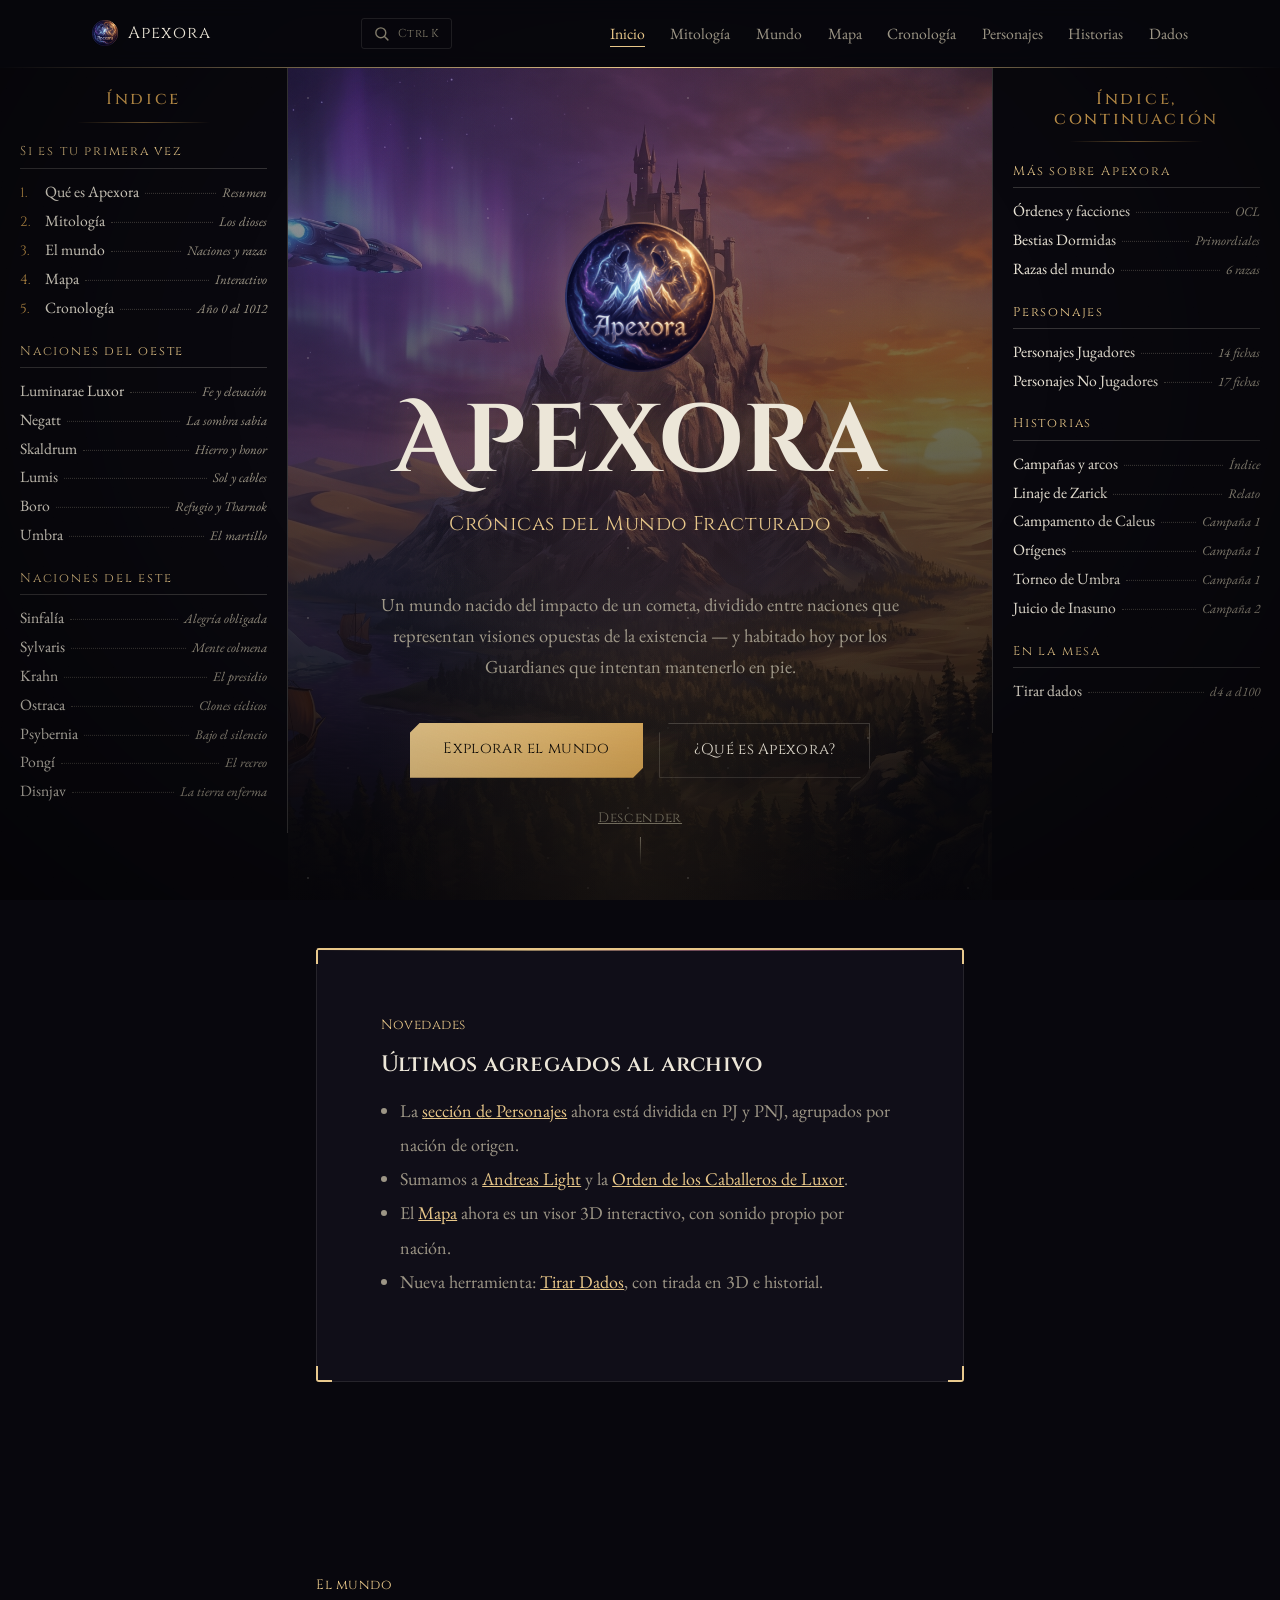
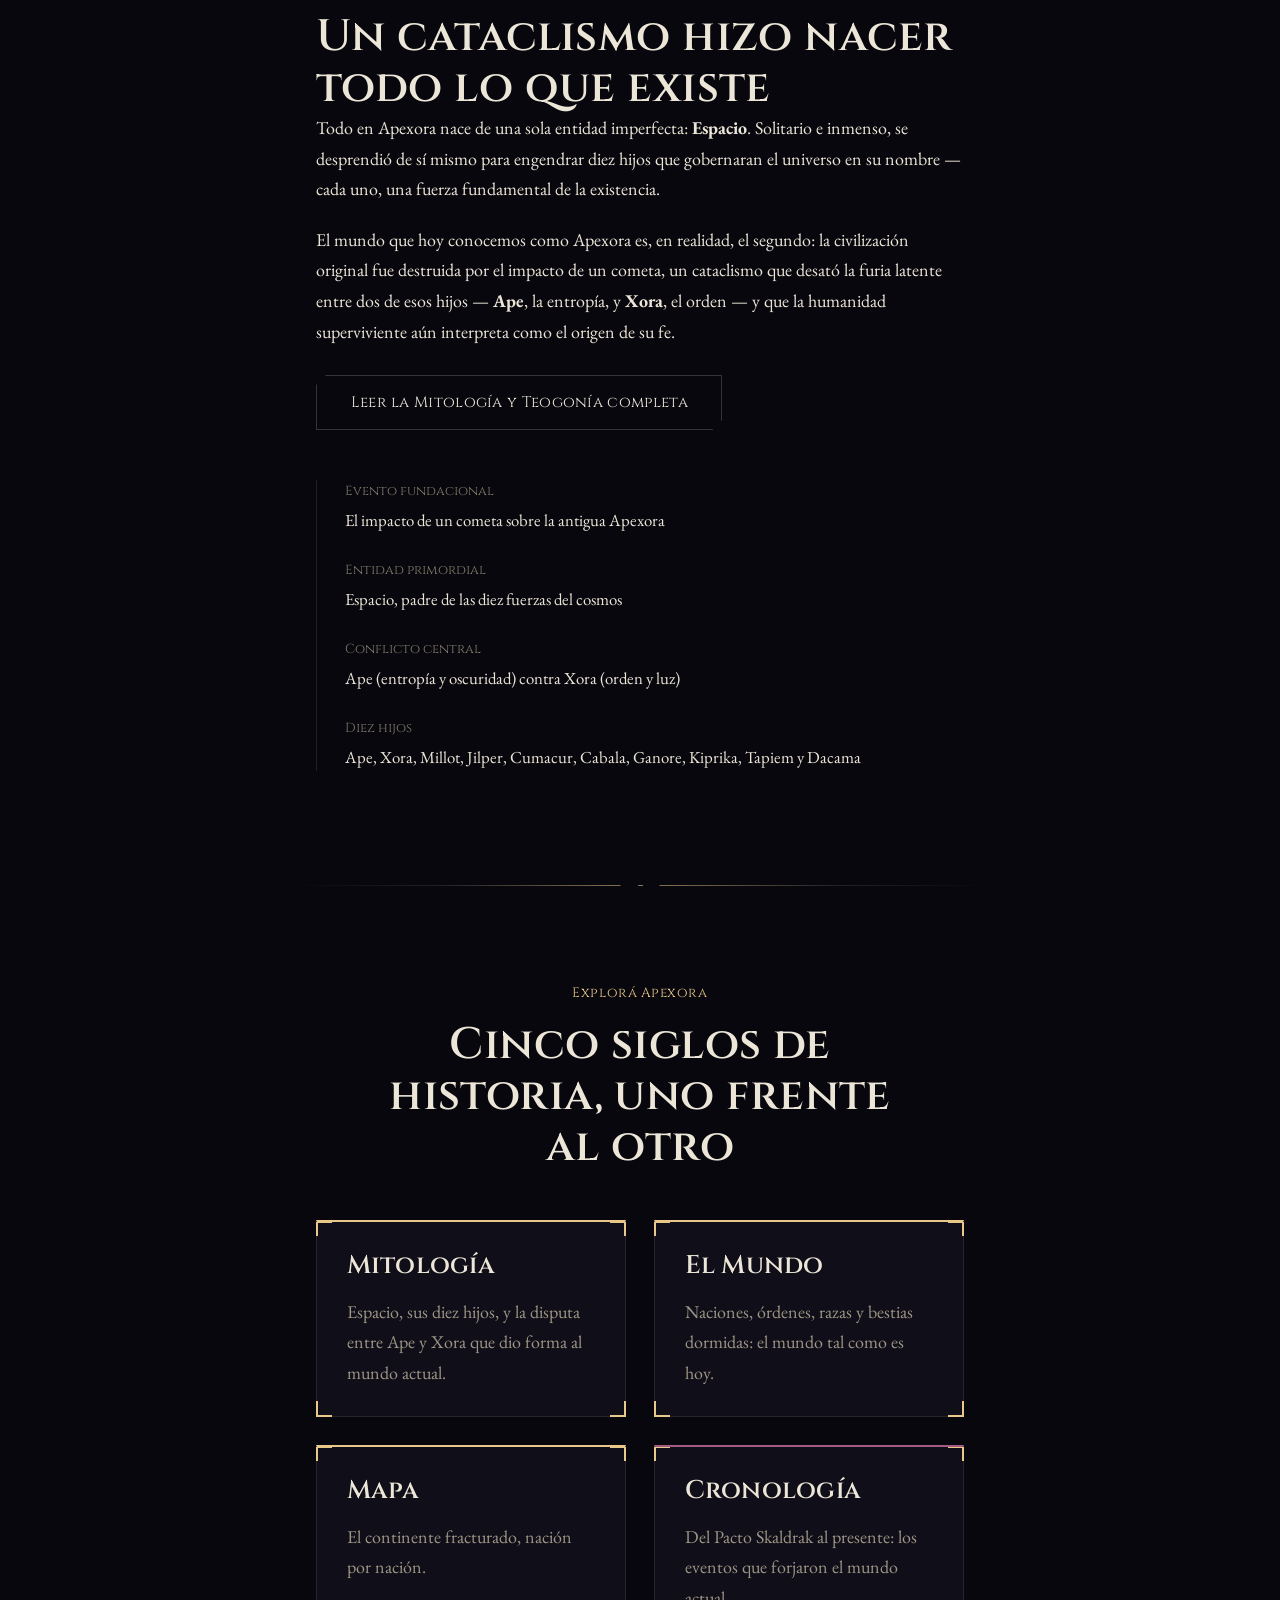
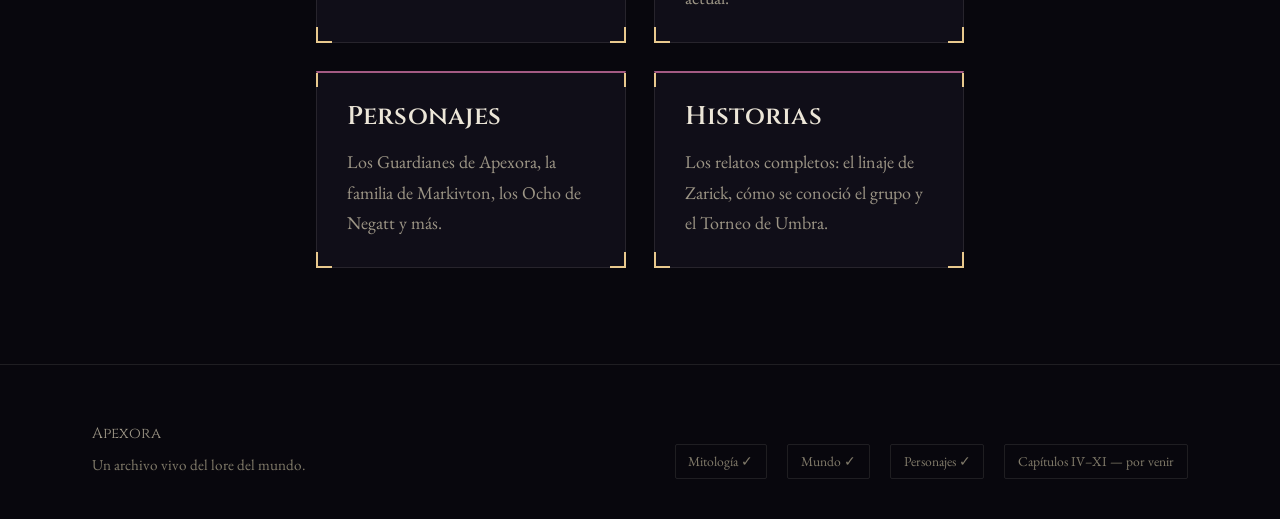
<file: index.html>
<!DOCTYPE html>
<html lang="es">
<head>
<meta charset="UTF-8">
<meta name="viewport" content="width=device-width, initial-scale=1.0">
<title>Apexora — Crónicas del Mundo Fracturado</title>
<meta name="description" content="Apexora: un mundo nacido del impacto de un cometa. Mitología, naciones, historia y los Guardianes que lo habitan hoy.">
<link rel="icon" href="assets/favicon.png" type="image/png">
<link rel="stylesheet" href="css/style.css">
<script>document.documentElement.classList.add('js');</script>

<style>
/* ==========================================================
   Portada con índices laterales (estilo índice de libro)
   Todo lo de esta portada vive acá, con prefijo .home-shell / .ix-
   ========================================================== */

.home-shell {
  --nav-h: 4.25rem;
  --ix-gold: var(--gold, #cf9d4f);
  --ix-gold-soft: var(--gold-soft, #e8c789);
  --ix-ink: var(--ink, #ece6d8);
  --ix-dim: var(--ink-dim, #9d9686);
  --ix-faint: var(--ink-faint, #6c6759);
  --ix-line: var(--line-strong, rgba(236, 230, 216, 0.2));

  display: grid;
  grid-template-columns: minmax(0, 1fr);
  grid-template-areas: "hero" "left" "right" "main";
  max-width: none;
  margin: 0;
}
.home-shell > .hero      { grid-area: hero; min-width: 0; min-height: 0; }
.home-shell > .ix-left   { grid-area: left; }
.home-shell > .ix-right  { grid-area: right; }
.home-shell > main       { grid-area: main; min-width: 0; }
.home-shell [id]         { scroll-margin-top: calc(var(--nav-h) + 1rem); }

/* ---------- El índice ---------- */
.book-index {
  padding: 1.4rem 1.25rem 1.75rem;
  font-size: 0.98rem;
  line-height: 1.35;
  border-top: 1px solid var(--ix-line);
}

.ix-title {
  margin: 0;
  text-align: center;
  text-wrap: balance;
  font-family: var(--f-display, "Cinzel", serif);
  font-size: 1.05rem;
  font-weight: 500;
  letter-spacing: 0.16em;
  color: var(--ix-gold);
}
.ix-title::after {
  content: "";
  display: block;
  width: 55%;
  height: 1px;
  margin: 0.75rem auto 0;
  background: linear-gradient(90deg, transparent, var(--ix-gold), transparent);
  opacity: 0.55;
}

.ix-group { margin-top: 1.3rem; }
.ix-group > summary {
  display: flex;
  align-items: center;
  justify-content: space-between;
  cursor: pointer;
  list-style: none;
  font-family: var(--f-display, "Cinzel", serif);
  font-size: 0.8rem;
  letter-spacing: 0.14em;
  color: var(--ix-gold-soft);
  padding-bottom: 0.45rem;
  border-bottom: 1px solid var(--ix-line);
}
.ix-group > summary::-webkit-details-marker { display: none; }
.ix-group > summary::after {
  content: "";
  width: 0.45rem; height: 0.45rem;
  border-right: 1.5px solid currentColor;
  border-bottom: 1.5px solid currentColor;
  transform: rotate(45deg) translateY(-2px);
  transition: transform 0.2s;
}
.ix-group[open] > summary::after { transform: rotate(-135deg) translateY(-2px); }

.ix-list { list-style: none; margin: 0.5rem 0 0; padding: 0; }
.ix-list li { position: relative; }

/* marcapáginas: aparece al señalar una entrada */
.ix-list li::before {
  content: "";
  position: absolute;
  left: -0.7rem; top: 0.3rem; bottom: 0.3rem;
  width: 2px;
  background: var(--ix-gold);
  transform: scaleY(0);
  transform-origin: top;
  transition: transform 0.18s ease-out;
}
.ix-list li:hover::before,
.ix-list li:focus-within::before { transform: scaleY(1); }

.ix-list a {
  display: flex;
  align-items: baseline;
  gap: 0.4rem;
  padding: 0.24rem 0;
  color: var(--ix-ink);
  text-decoration: none;
}
.ix-name { flex: 0 1 auto; }
.ix-lead {
  flex: 1 1 0.75rem;
  min-width: 0.75rem;
  border-bottom: 1px dotted var(--ix-dim);
  opacity: 0.4;
  transform: translateY(-0.2em);
}
.ix-note {
  flex: none;
  font-size: 0.82rem;
  font-style: italic;
  color: var(--ix-dim);
}
.ix-list a:hover .ix-name,
.ix-list a:focus-visible .ix-name { color: var(--ix-gold-soft); }
.ix-list a:hover .ix-lead,
.ix-list a:focus-visible .ix-lead { border-color: var(--ix-gold); opacity: 1; }

/* ruta numerada (esta sí es una secuencia) */
.ix-steps { counter-reset: ixstep; }
.ix-steps li { counter-increment: ixstep; }
.ix-steps a::before {
  content: counter(ixstep) ".";
  flex: none;
  width: 1.15rem;
  font-family: var(--f-display, "Cinzel", serif);
  font-size: 0.85rem;
  color: var(--ix-gold);
}

/* ---------- Angosto (celular): índices apilados, grupos plegables ---------- */
@media (max-width: 1179px) {
  /* el índice va justo debajo del hero, así que no hace falta "Descender" */
  .home-shell > .hero { padding: 5rem 1.75rem 3.5rem; }
  .home-shell > .hero .scroll-cue { display: none; }
}

/* Tablet: dos índices lado a lado, todo abierto */
@media (min-width: 720px) and (max-width: 1179px) {
  .home-shell {
    grid-template-columns: repeat(2, minmax(0, 1fr));
    grid-template-areas: "hero hero" "left right" "main main";
  }
  .home-shell > .ix-left { border-right: 1px solid var(--ix-line); }
}

/* Tablet y escritorio: los grupos no se pliegan */
@media (min-width: 720px) {
  .ix-group > summary { cursor: default; pointer-events: none; }
  .ix-group > summary::after { display: none; }
}

/* ---------- Ancho: índice | portada | índice ---------- */
@media (min-width: 1180px) {
  .home-shell {
    grid-template-columns: 18rem minmax(0, 1fr) 18rem;
    grid-template-areas:
      "left hero  right"
      "left main  right";
  }
  .home-shell > .hero { min-height: calc(100vh - var(--nav-h)); }

  .book-index {
    align-self: start;
    position: sticky;
    top: var(--nav-h);
    max-height: calc(100vh - var(--nav-h));
    max-height: calc(100dvh - var(--nav-h));
    overflow-y: auto;
    overscroll-behavior: contain;
    border-top: 0;
    scrollbar-width: thin;
    scrollbar-color: rgba(207, 157, 79, 0.35) transparent;
  }
  .ix-left  { border-right: 1px solid var(--ix-line); }
  .ix-right { border-left:  1px solid var(--ix-line); }
  .has-fixed-nav .book-index { padding-top: calc(var(--nav-h) + 1rem); }

  /* la columna central es más angosta: se reacomoda */
  .home-shell .intro-grid { grid-template-columns: minmax(0, 1fr); gap: 2rem; }
  .home-shell .nation-grid.cols-3 { grid-template-columns: repeat(2, minmax(0, 1fr)); }
}

@media (min-width: 1700px) {
  .home-shell { grid-template-columns: 20rem minmax(0, 1fr) 20rem; }
  .book-index { font-size: 1.03rem; padding-left: 1.5rem; padding-right: 1.5rem; }
}

/* Pantallas muy anchas: la columna central vuelve a tener lugar para el diseño original */
@media (min-width: 1500px) {
  .home-shell .intro-grid { grid-template-columns: 1.1fr 0.9fr; gap: 3rem; }
  .home-shell .nation-grid.cols-3 { grid-template-columns: repeat(3, minmax(0, 1fr)); }
}


/* ---------- Entrada animada del índice ----------
   Cada columna se desliza desde su borde; luego el título, los grupos y las
   entradas aparecen en cascada: el nombre entra, la línea de puntos se traza
   hacia la derecha y la nota se desvanece al final. En tablet y celular se
   dispara al llegar al índice; en escritorio, apenas carga la página. */
.js .book-index {
  --ix-ease: cubic-bezier(0.22, 0.72, 0.2, 1);
  --ix-from: -26px;
}
.js .ix-right { --ix-from: 26px; }

.js .book-index .ix-title,
.js .book-index .ix-group > summary,
.js .book-index .ix-list li {
  opacity: 0;
  transform: translateX(var(--ix-from));
  transition: opacity 0.75s var(--ix-ease), transform 0.9s var(--ix-ease);
  transition-delay: calc(var(--ix-base, 0.2s) + var(--i, 0) * 34ms);
}
.js .ix-title::after {
  transform: scaleX(0);
  transition: transform 1s var(--ix-ease);
  transition-delay: calc(var(--ix-base, 0.2s) + 0.25s);
}
.js .ix-lead {
  transform-origin: left center;
  transform: translateY(-0.2em) scaleX(0);
  transition: transform 0.85s var(--ix-ease);
  transition-delay: calc(var(--ix-base, 0.2s) + var(--i, 0) * 34ms + 0.22s);
}
.js .ix-note {
  opacity: 0;
  transition: opacity 0.6s ease;
  transition-delay: calc(var(--ix-base, 0.2s) + var(--i, 0) * 34ms + 0.4s);
}

.js .book-index.is-in .ix-title,
.js .book-index.is-in .ix-group > summary,
.js .book-index.is-in .ix-list li { opacity: 1; transform: none; }
.js .book-index.is-in .ix-title::after { transform: scaleX(1); }
.js .book-index.is-in .ix-lead { transform: translateY(-0.2em) scaleX(1); }
.js .book-index.is-in .ix-note { opacity: 1; }

@media (prefers-reduced-motion: reduce) {
  .js .book-index .ix-title,
  .js .book-index .ix-group > summary,
  .js .book-index .ix-list li,
  .js .ix-note { opacity: 1; transform: none; transition: none; }
  .js .ix-title::after { transform: none; transition: none; }
  .js .ix-lead { transform: translateY(-0.2em); transition: none; }
}

@media (prefers-reduced-motion: reduce) {
  .ix-list li::before, .ix-group > summary::after { transition: none; }
}
</style>
</head>
<body>

<nav class="nav">
  <div class="nav-inner">
    <a href="index.html" class="nav-logo">
      <img class="nav-logo-mark" src="assets/logo-96.png" alt="">
      Apexora
    </a>
    <button class="nav-search-btn" id="search-trigger" type="button" aria-label="Buscar en Apexora (Ctrl K)">
      <svg viewBox="0 0 24 24" width="17" height="17" aria-hidden="true"><circle cx="11" cy="11" r="7" fill="none" stroke="currentColor" stroke-width="2"/><line x1="21" y1="21" x2="16.2" y2="16.2" stroke="currentColor" stroke-width="2" stroke-linecap="round"/></svg>
      <span class="nav-search-kbd">Ctrl K</span>
    </button>
    <button class="nav-toggle" aria-label="Abrir menú" aria-expanded="false">&#9776;</button>
    <ul class="nav-links">
      <li><a href="index.html" class="active">Inicio</a></li>
      <li><a href="mitologia.html">Mitología</a></li>
      <li><a href="mundo.html">Mundo</a></li>
      <li><a href="mapa.html">Mapa</a></li>
      <li><a href="linea-tiempo.html">Cronología</a></li>
      <li><a href="personajes.html">Personajes</a></li>
      <li><a href="historias.html">Historias</a></li>
      <li><a href="dados.html">Dados</a></li>
    </ul>
  </div>
</nav>

<div class="search-overlay" id="search-overlay" hidden>
  <div class="search-modal" role="dialog" aria-modal="true" aria-label="Buscar en Apexora">
    <div class="search-input-row">
      <svg viewBox="0 0 24 24" width="18" height="18" aria-hidden="true"><circle cx="11" cy="11" r="7" fill="none" stroke="currentColor" stroke-width="2"/><line x1="21" y1="21" x2="16.2" y2="16.2" stroke="currentColor" stroke-width="2" stroke-linecap="round"/></svg>
      <input type="text" id="search-input" placeholder="Buscar naciones, personajes, historias..." autocomplete="off" aria-label="Buscar en Apexora">
      <kbd>Esc</kbd>
    </div>
    <ul class="search-results" id="search-results"></ul>
    <p class="search-empty hint" id="search-empty" hidden>Sin resultados. Probá con otro término.</p>
  </div>
</div>


<div class="home-shell">

  <!-- ===== Índice izquierdo ===== -->
  <nav class="book-index ix-left" aria-label="Índice del sitio, primera parte">
    <h2 class="ix-title">Índice</h2>

    <details class="ix-group" open>
      <summary>Si es tu primera vez</summary>
      <ol class="ix-list ix-steps">
        <li><a href="#que-es"><span class="ix-name">Qué es Apexora</span><span class="ix-lead" aria-hidden="true"></span><span class="ix-note">Resumen</span></a></li>
        <li><a href="mitologia.html"><span class="ix-name">Mitología</span><span class="ix-lead" aria-hidden="true"></span><span class="ix-note">Los dioses</span></a></li>
        <li><a href="mundo.html"><span class="ix-name">El mundo</span><span class="ix-lead" aria-hidden="true"></span><span class="ix-note">Naciones y razas</span></a></li>
        <li><a href="mapa.html"><span class="ix-name">Mapa</span><span class="ix-lead" aria-hidden="true"></span><span class="ix-note">Interactivo</span></a></li>
        <li><a href="linea-tiempo.html"><span class="ix-name">Cronología</span><span class="ix-lead" aria-hidden="true"></span><span class="ix-note">Año 0 al 1012</span></a></li>
      </ol>
    </details>

    <details class="ix-group" open>
      <summary>Naciones del oeste</summary>
      <ul class="ix-list">
        <li><a href="mundo.html#nacion-luminarae"><span class="ix-name">Luminarae Luxor</span><span class="ix-lead" aria-hidden="true"></span><span class="ix-note">Fe y elevación</span></a></li>
        <li><a href="mundo.html#nacion-negatt"><span class="ix-name">Negatt</span><span class="ix-lead" aria-hidden="true"></span><span class="ix-note">La sombra sabia</span></a></li>
        <li><a href="mundo.html#nacion-skaldrum"><span class="ix-name">Skaldrum</span><span class="ix-lead" aria-hidden="true"></span><span class="ix-note">Hierro y honor</span></a></li>
        <li><a href="mundo.html#nacion-lumis"><span class="ix-name">Lumis</span><span class="ix-lead" aria-hidden="true"></span><span class="ix-note">Sol y cables</span></a></li>
        <li><a href="mundo.html#nacion-boro"><span class="ix-name">Boro</span><span class="ix-lead" aria-hidden="true"></span><span class="ix-note">Refugio y Tharnok</span></a></li>
        <li><a href="mundo.html#nacion-umbra"><span class="ix-name">Umbra</span><span class="ix-lead" aria-hidden="true"></span><span class="ix-note">El martillo</span></a></li>
      </ul>
    </details>

    <details class="ix-group" open>
      <summary>Naciones del este</summary>
      <ul class="ix-list">
        <li><a href="mundo.html#nacion-sinfalia"><span class="ix-name">Sinfalía</span><span class="ix-lead" aria-hidden="true"></span><span class="ix-note">Alegría obligada</span></a></li>
        <li><a href="mundo.html#nacion-sylvaris"><span class="ix-name">Sylvaris</span><span class="ix-lead" aria-hidden="true"></span><span class="ix-note">Mente colmena</span></a></li>
        <li><a href="mundo.html#nacion-krahn"><span class="ix-name">Krahn</span><span class="ix-lead" aria-hidden="true"></span><span class="ix-note">El presidio</span></a></li>
        <li><a href="mundo.html#nacion-ostraca"><span class="ix-name">Ostraca</span><span class="ix-lead" aria-hidden="true"></span><span class="ix-note">Clones cíclicos</span></a></li>
        <li><a href="mundo.html#nacion-psybernia"><span class="ix-name">Psybernia</span><span class="ix-lead" aria-hidden="true"></span><span class="ix-note">Bajo el silencio</span></a></li>
        <li><a href="mundo.html#nacion-pongi"><span class="ix-name">Pongí</span><span class="ix-lead" aria-hidden="true"></span><span class="ix-note">El recreo</span></a></li>
        <li><a href="mundo.html#nacion-disnjav"><span class="ix-name">Disnjav</span><span class="ix-lead" aria-hidden="true"></span><span class="ix-note">La tierra enferma</span></a></li>
      </ul>
    </details>
  </nav>

  <!-- ===== Centro: la portada de siempre ===== -->
  <header class="hero">
    <div class="starfield" aria-hidden="true"></div>
    <img class="hero-emblem" src="assets/logo-360.png" alt="Emblema de Apexora">
    <h1>Apexora</h1>
    <p class="tagline">Crónicas del Mundo Fracturado</p>
    <p class="lede">Un mundo nacido del impacto de un cometa, dividido entre naciones que representan visiones opuestas de la existencia — y habitado hoy por los Guardianes que intentan mantenerlo en pie.</p>
    <div class="hero-actions">
      <a href="mundo.html" class="btn btn-primary">Explorar el mundo</a>
      <a href="#que-es" class="btn btn-ghost">¿Qué es Apexora?</a>
    </div>
    <a href="#que-es" class="scroll-cue">Descender</a>
  </header>

  <main>

  <section style="padding-top:3rem;">
    <div class="wrap">
      <div class="panel" style="border-top:2px solid var(--gold-soft);">
        <p class="eyebrow">Novedades</p>
        <h2 style="margin-top:0.5rem;font-size:1.4rem;">Últimos agregados al archivo</h2>
        <ul style="margin-top:1rem;padding-left:1.2rem;color:var(--ink-dim);line-height:1.9;">
          <li>La <a href="personajes.html#pj" style="color:var(--gold-soft);">sección de Personajes</a> ahora está dividida en PJ y PNJ, agrupados por nación de origen.</li>
          <li>Sumamos a <a href="personajes.html#personaje-andreas" style="color:var(--gold-soft);">Andreas Light</a> y la <a href="mundo.html#orden-ocl" style="color:var(--gold-soft);">Orden de los Caballeros de Luxor</a>.</li>
          <li>El <a href="mapa.html" style="color:var(--gold-soft);">Mapa</a> ahora es un visor 3D interactivo, con sonido propio por nación.</li>
          <li>Nueva herramienta: <a href="dados.html" style="color:var(--gold-soft);">Tirar Dados</a>, con tirada en 3D e historial.</li>
        </ul>
      </div>
    </div>
  </section>

  <section id="que-es">
    <div class="wrap">
      <div class="intro-grid">
        <div class="prose">
          <p class="eyebrow">El mundo</p>
          <h2>Un cataclismo hizo nacer todo lo que existe</h2>
          <p>Todo en Apexora nace de una sola entidad imperfecta: <strong>Espacio</strong>. Solitario e inmenso, se desprendió de sí mismo para engendrar diez hijos que gobernaran el universo en su nombre — cada uno, una fuerza fundamental de la existencia.</p>
          <p>El mundo que hoy conocemos como Apexora es, en realidad, el segundo: la civilización original fue destruida por el impacto de un cometa, un cataclismo que desató la furia latente entre dos de esos hijos — <strong>Ape</strong>, la entropía, y <strong>Xora</strong>, el orden — y que la humanidad superviviente aún interpreta como el origen de su fe.</p>
          <p><a href="mitologia.html" class="btn btn-ghost" style="margin-top:0.5rem;">Leer la Mitología y Teogonía completa</a></p>
        </div>
        <dl class="fact-list">
          <div>
            <dt>Evento fundacional</dt>
            <dd>El impacto de un cometa sobre la antigua Apexora</dd>
          </div>
          <div>
            <dt>Entidad primordial</dt>
            <dd>Espacio, padre de las diez fuerzas del cosmos</dd>
          </div>
          <div>
            <dt>Conflicto central</dt>
            <dd>Ape (entropía y oscuridad) contra Xora (orden y luz)</dd>
          </div>
          <div>
            <dt>Diez hijos</dt>
            <dd>Ape, Xora, Millot, Jilper, Cumacur, Cabala, Ganore, Kiprika, Tapiem y Dacama</dd>
          </div>
        </dl>
      </div>
    </div>
  </section>

  <hr class="divider">

  <section>
    <div class="wrap">
      <div class="section-head center" style="margin-left:auto;margin-right:auto;max-width:34rem;">
        <p class="eyebrow" style="text-align:center;">Explorá Apexora</p>
        <h2>Cinco siglos de historia, uno frente al otro</h2>
      </div>
      <div class="nation-grid cols-3">
        <article class="nation-card">
          <h3><a href="mitologia.html" style="text-decoration:none;color:inherit;">Mitología</a></h3>
          <p style="color:var(--ink-dim);margin:0;">Espacio, sus diez hijos, y la disputa entre Ape y Xora que dio forma al mundo actual.</p>
        </article>
        <article class="nation-card">
          <h3><a href="mundo.html" style="text-decoration:none;color:inherit;">El Mundo</a></h3>
          <p style="color:var(--ink-dim);margin:0;">Naciones, órdenes, razas y bestias dormidas: el mundo tal como es hoy.</p>
        </article>
        <article class="nation-card">
          <h3><a href="mapa.html" style="text-decoration:none;color:inherit;">Mapa</a></h3>
          <p style="color:var(--ink-dim);margin:0;">El continente fracturado, nación por nación.</p>
        </article>
        <article class="nation-card umbra-accent">
          <h3><a href="linea-tiempo.html" style="text-decoration:none;color:inherit;">Cronología</a></h3>
          <p style="color:var(--ink-dim);margin:0;">Del Pacto Skaldrak al presente: los eventos que forjaron el mundo actual.</p>
        </article>
        <article class="nation-card umbra-accent">
          <h3><a href="personajes.html" style="text-decoration:none;color:inherit;">Personajes</a></h3>
          <p style="color:var(--ink-dim);margin:0;">Los Guardianes de Apexora, la familia de Markivton, los Ocho de Negatt y más.</p>
        </article>
        <article class="nation-card umbra-accent">
          <h3><a href="historias.html" style="text-decoration:none;color:inherit;">Historias</a></h3>
          <p style="color:var(--ink-dim);margin:0;">Los relatos completos: el linaje de Zarick, cómo se conoció el grupo y el Torneo de Umbra.</p>
        </article>
      </div>
    </div>
  </section>

  </main>

  <!-- ===== Índice derecho ===== -->
  <nav class="book-index ix-right" aria-label="Índice del sitio, segunda parte">
    <h2 class="ix-title">Índice, continuación</h2>

    <details class="ix-group" open>
      <summary>Más sobre Apexora</summary>
      <ul class="ix-list">
        <li><a href="mundo.html#ordenes"><span class="ix-name">Órdenes y facciones</span><span class="ix-lead" aria-hidden="true"></span><span class="ix-note">OCL</span></a></li>
        <li><a href="mundo.html#bestias"><span class="ix-name">Bestias Dormidas</span><span class="ix-lead" aria-hidden="true"></span><span class="ix-note">Primordiales</span></a></li>
        <li><a href="mundo.html#razas"><span class="ix-name">Razas del mundo</span><span class="ix-lead" aria-hidden="true"></span><span class="ix-note">6 razas</span></a></li>
      </ul>
    </details>

    <details class="ix-group" open>
      <summary>Personajes</summary>
      <ul class="ix-list">
        <li><a href="personajes.html#pj"><span class="ix-name">Personajes Jugadores</span><span class="ix-lead" aria-hidden="true"></span><span class="ix-note">14 fichas</span></a></li>
        <li><a href="personajes.html#pnj"><span class="ix-name">Personajes No Jugadores</span><span class="ix-lead" aria-hidden="true"></span><span class="ix-note">17 fichas</span></a></li>
      </ul>
    </details>

    <details class="ix-group" open>
      <summary>Historias</summary>
      <ul class="ix-list">
        <li><a href="historias.html#campanas"><span class="ix-name">Campañas y arcos</span><span class="ix-lead" aria-hidden="true"></span><span class="ix-note">Índice</span></a></li>
        <li><a href="historias.html#linaje-zarick"><span class="ix-name">Linaje de Zarick</span><span class="ix-lead" aria-hidden="true"></span><span class="ix-note">Relato</span></a></li>
        <li><a href="historias.html#guardianes-1"><span class="ix-name">Campamento de Caleus</span><span class="ix-lead" aria-hidden="true"></span><span class="ix-note">Campaña 1</span></a></li>
        <li><a href="historias.html#guardianes-2"><span class="ix-name">Orígenes</span><span class="ix-lead" aria-hidden="true"></span><span class="ix-note">Campaña 1</span></a></li>
        <li><a href="historias.html#guardianes-3"><span class="ix-name">Torneo de Umbra</span><span class="ix-lead" aria-hidden="true"></span><span class="ix-note">Campaña 1</span></a></li>
        <li><a href="historias.html#juicio-inasuno"><span class="ix-name">Juicio de Inasuno</span><span class="ix-lead" aria-hidden="true"></span><span class="ix-note">Campaña 2</span></a></li>
      </ul>
    </details>

    <details class="ix-group" open>
      <summary>En la mesa</summary>
      <ul class="ix-list">
        <li><a href="dados.html"><span class="ix-name">Tirar dados</span><span class="ix-lead" aria-hidden="true"></span><span class="ix-note">d4 a d100</span></a></li>
      </ul>
    </details>
  </nav>

</div>

<footer>
  <div class="wrap footer-inner">
    <div>
      <div class="f-title">Apexora</div>
      <div>Un archivo vivo del lore del mundo.</div>
    </div>
    <ul class="roadmap">
      <li>Mitología ✓</li>
      <li>Mundo ✓</li>
      <li>Personajes ✓</li>
      <li>Capítulos IV–XI — por venir</li>
    </ul>
  </div>
</footer>

<script src="js/main.js"></script>
<script>
(function () {
  var shell = document.querySelector('.home-shell');
  if (!shell) return;

  // Altura real de la barra superior (y si está fija, para no quedar tapados)
  var topNav = document.querySelector('.nav');
  function measureNav() {
    if (!topNav) return;
    shell.style.setProperty('--nav-h', topNav.offsetHeight + 'px');
    shell.classList.toggle('has-fixed-nav', getComputedStyle(topNav).position === 'fixed');
  }
  measureNav();
  window.addEventListener('resize', measureNav);

  // Animación de entrada: numera los elementos de cada columna (para la cascada)
  // y la dispara cuando el índice entra en pantalla.
  var cols = Array.prototype.slice.call(shell.querySelectorAll('.book-index'));
  cols.forEach(function (col, c) {
    var n = 0;
    col.querySelectorAll('.ix-title, .ix-group > summary, .ix-list li').forEach(function (el) {
      el.style.setProperty('--i', n++);
    });
    col.style.setProperty('--ix-base', (0.3 + c * 0.14) + 's');
  });
  if ('IntersectionObserver' in window) {
    var io = new IntersectionObserver(function (entries) {
      entries.forEach(function (e) {
        if (e.isIntersecting) { e.target.classList.add('is-in'); io.unobserve(e.target); }
      });
    }, { threshold: 0.08 });
    cols.forEach(function (col) { io.observe(col); });
  } else {
    cols.forEach(function (col) { col.classList.add('is-in'); });
  }

  // Tablet y escritorio: todos los grupos abiertos. Celular: solo el primero de cada índice.
  var wide = window.matchMedia('(min-width: 720px)');
  var groups = Array.prototype.slice.call(shell.querySelectorAll('.ix-group'));

  function syncGroups() {
    groups.forEach(function (g) {
      g.open = wide.matches ? true : g === g.parentNode.querySelector('.ix-group');
    });
  }
  syncGroups();
  if (wide.addEventListener) wide.addEventListener('change', syncGroups);
  else wide.addListener(syncGroups);

  // Con espacio suficiente no se pueden plegar (ni con teclado)
  groups.forEach(function (g) {
    g.addEventListener('toggle', function () {
      if (wide.matches && !g.open) g.open = true;
    });
  });
})();
</script>
<script src="js/search-data.js"></script>
<script src="js/search.js"></script>
</body>
</html>
</file>
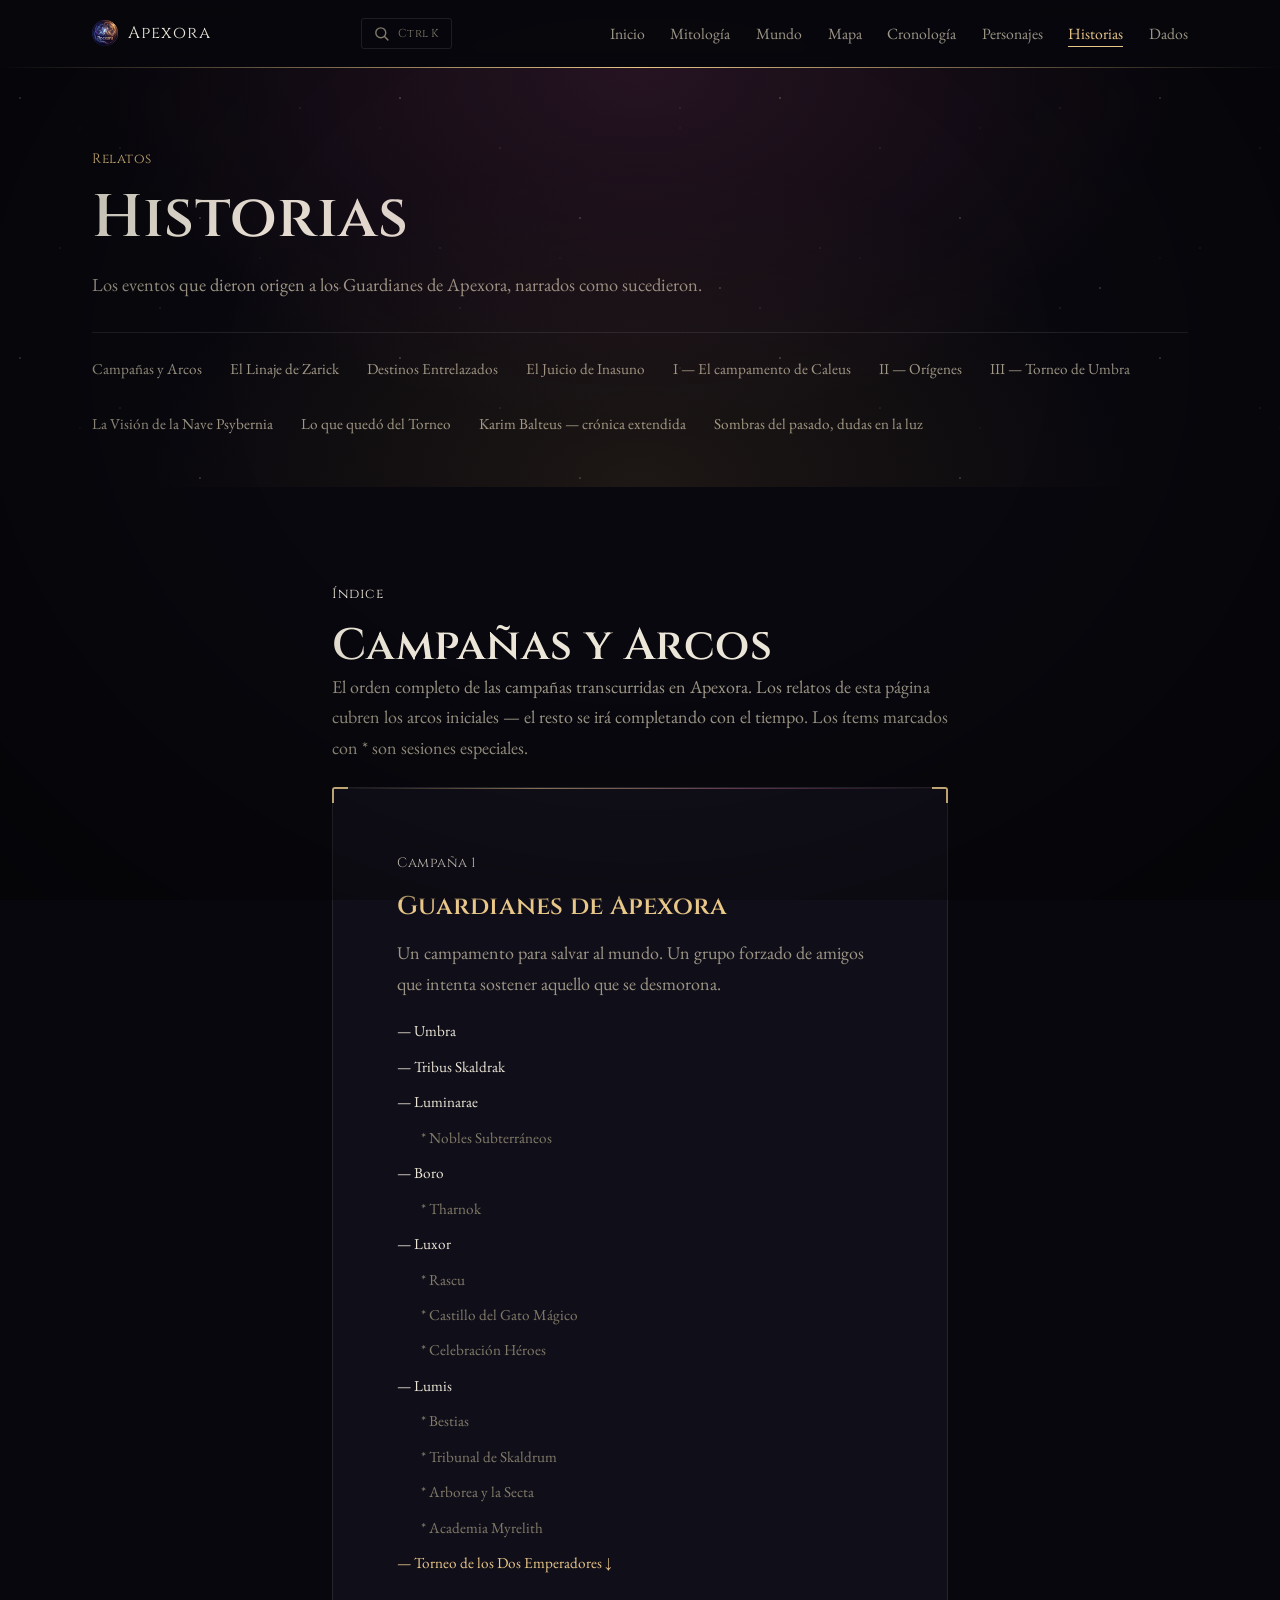
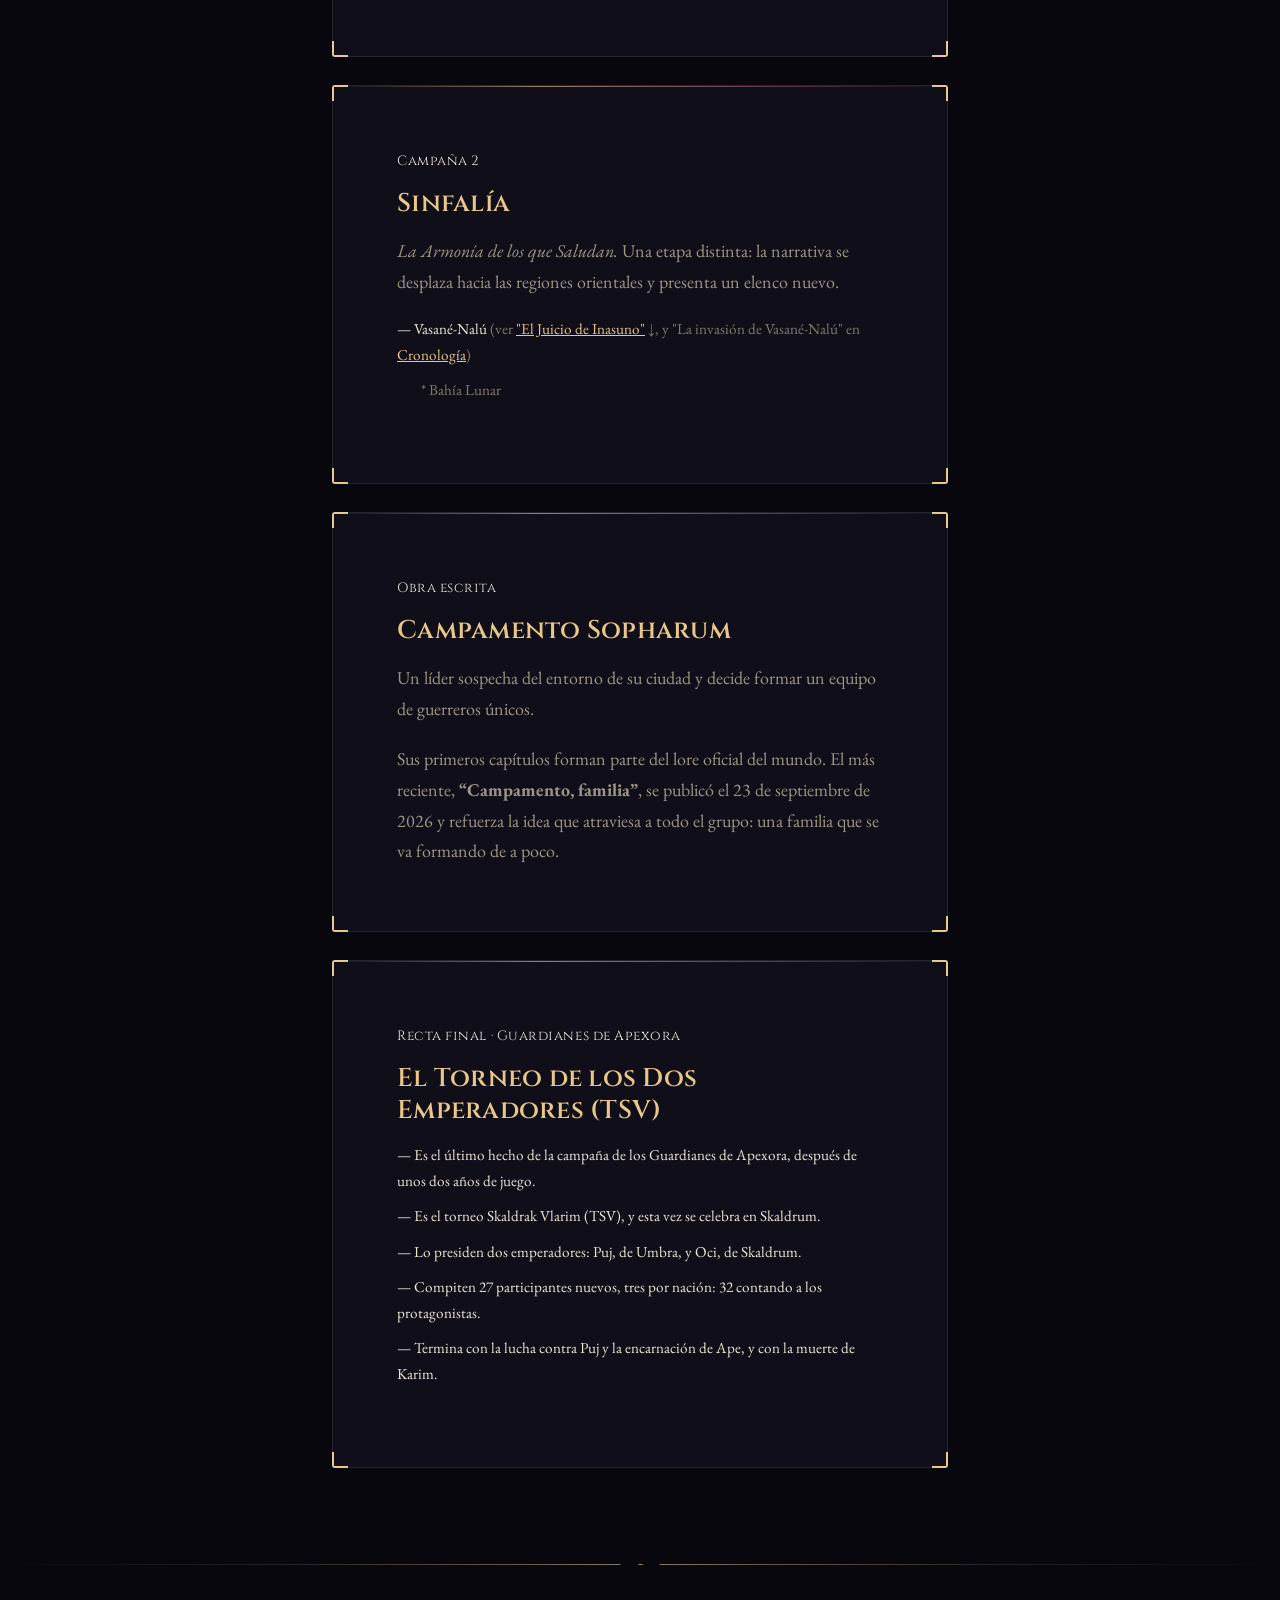
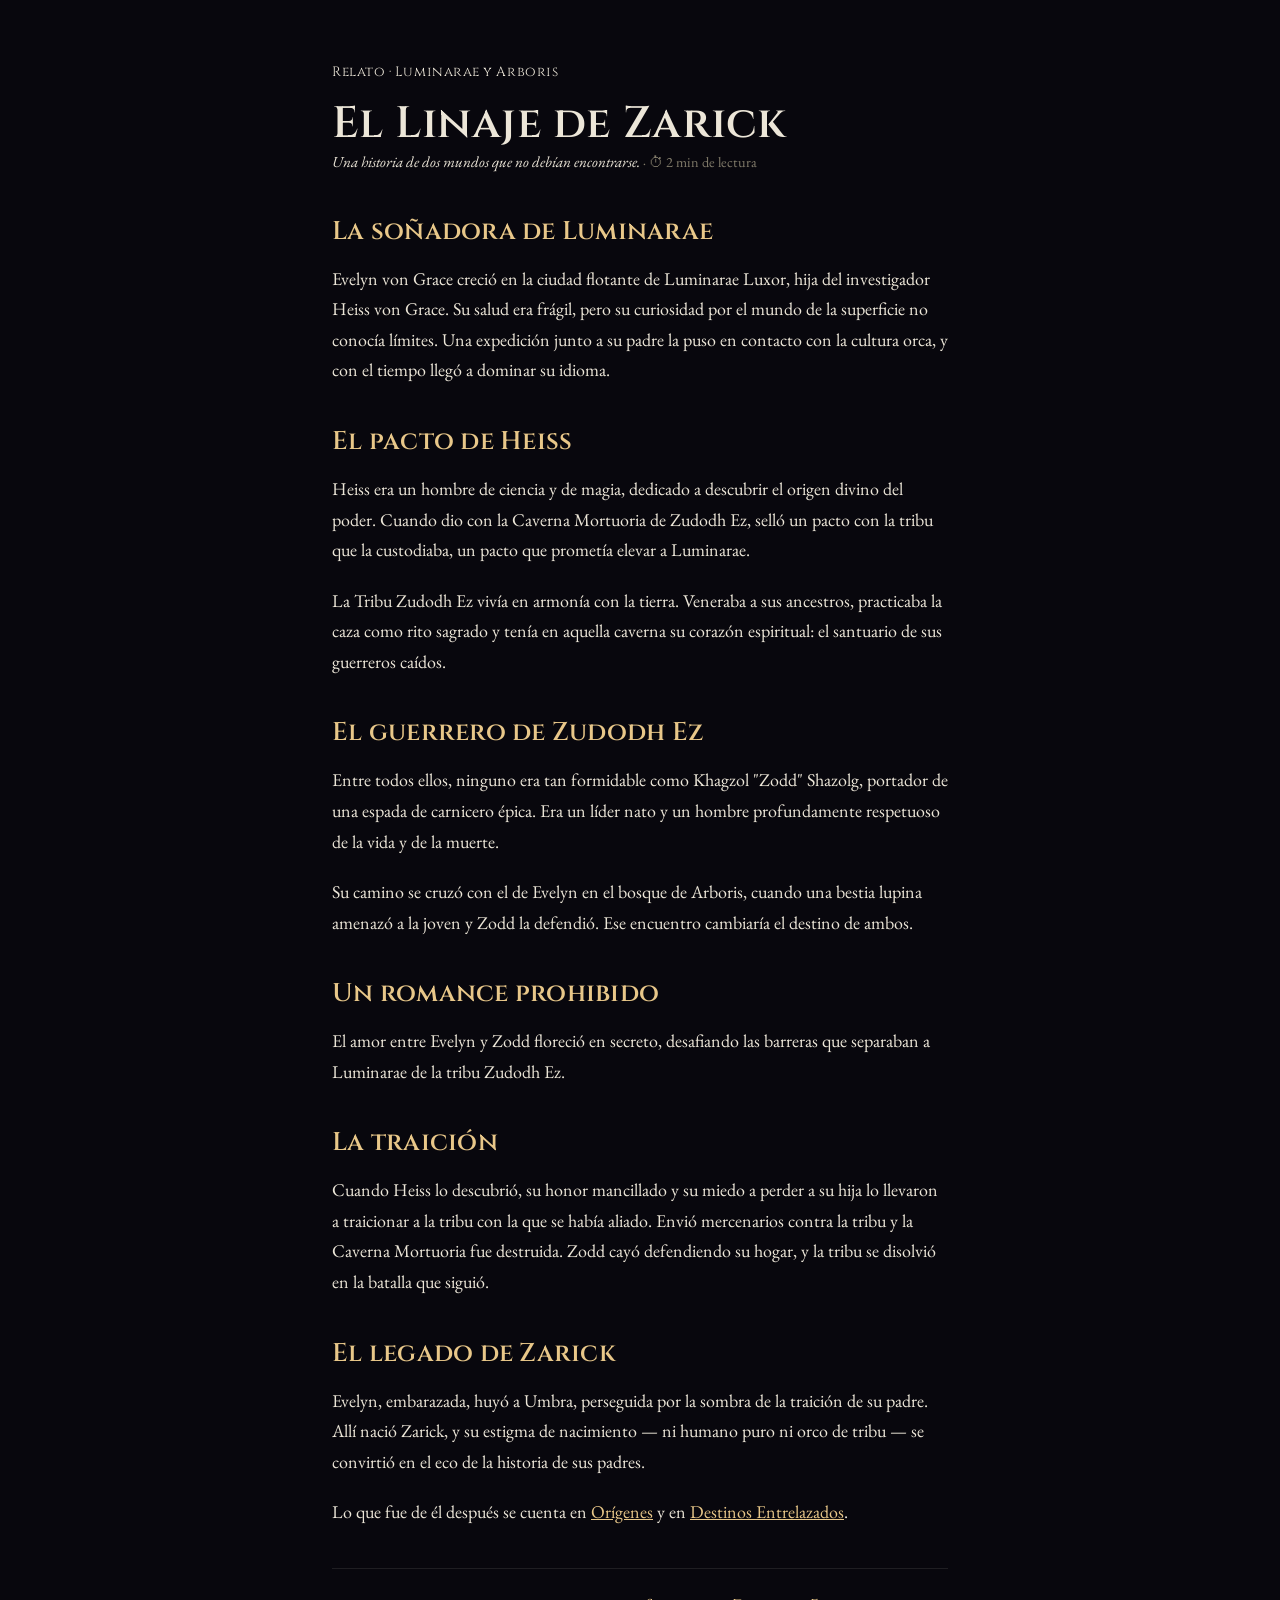
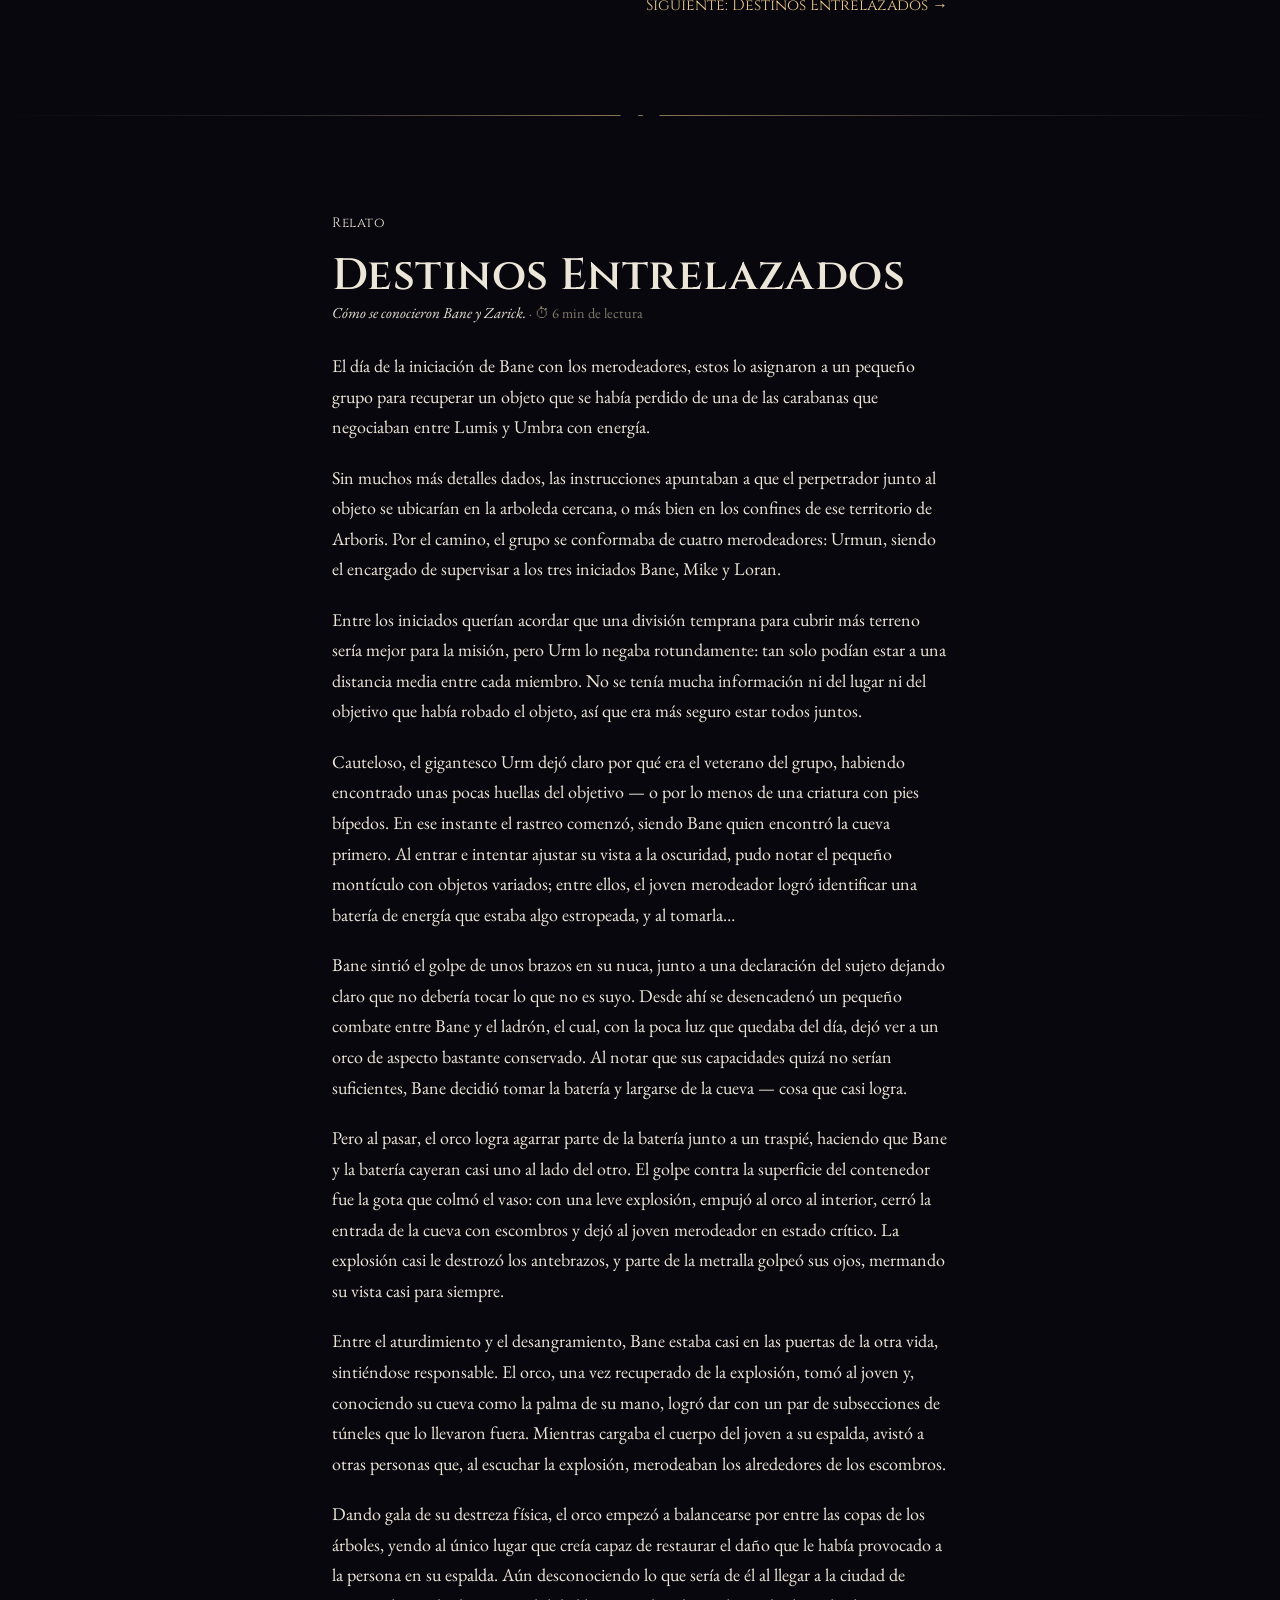
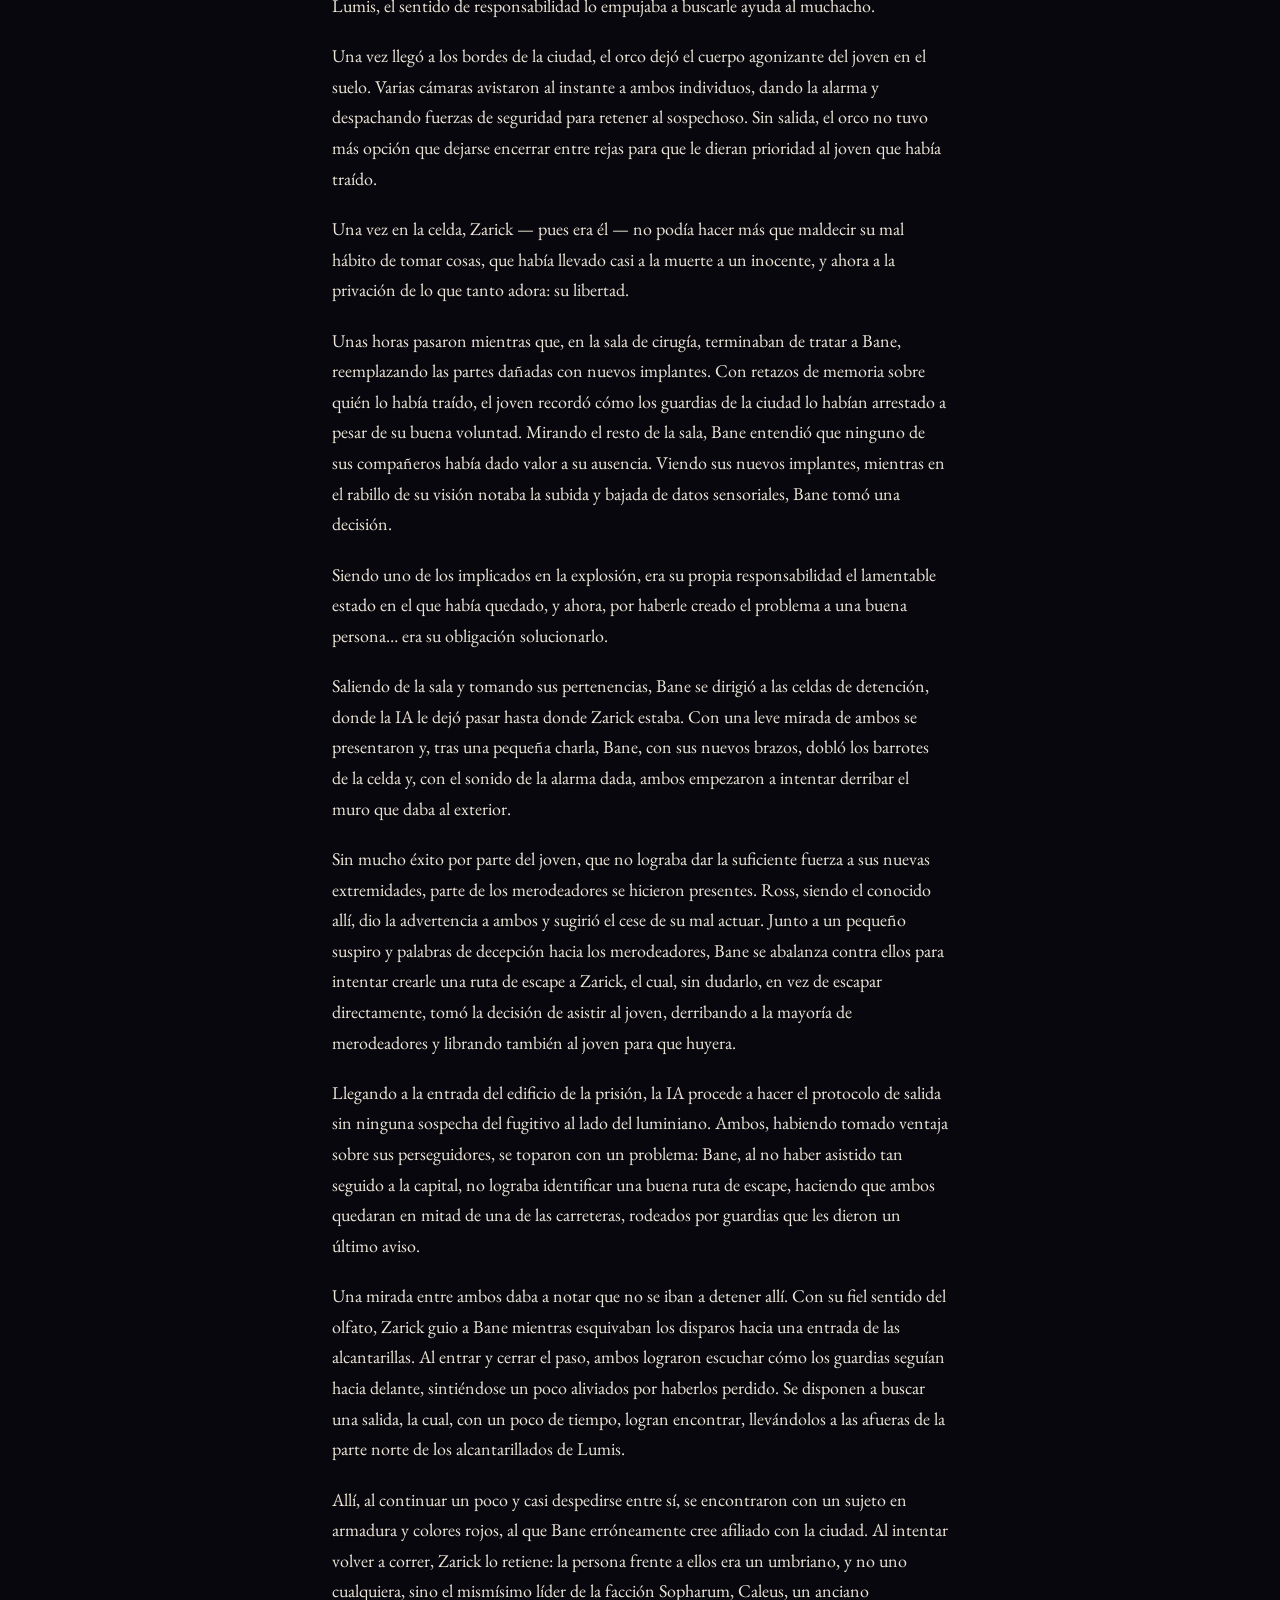
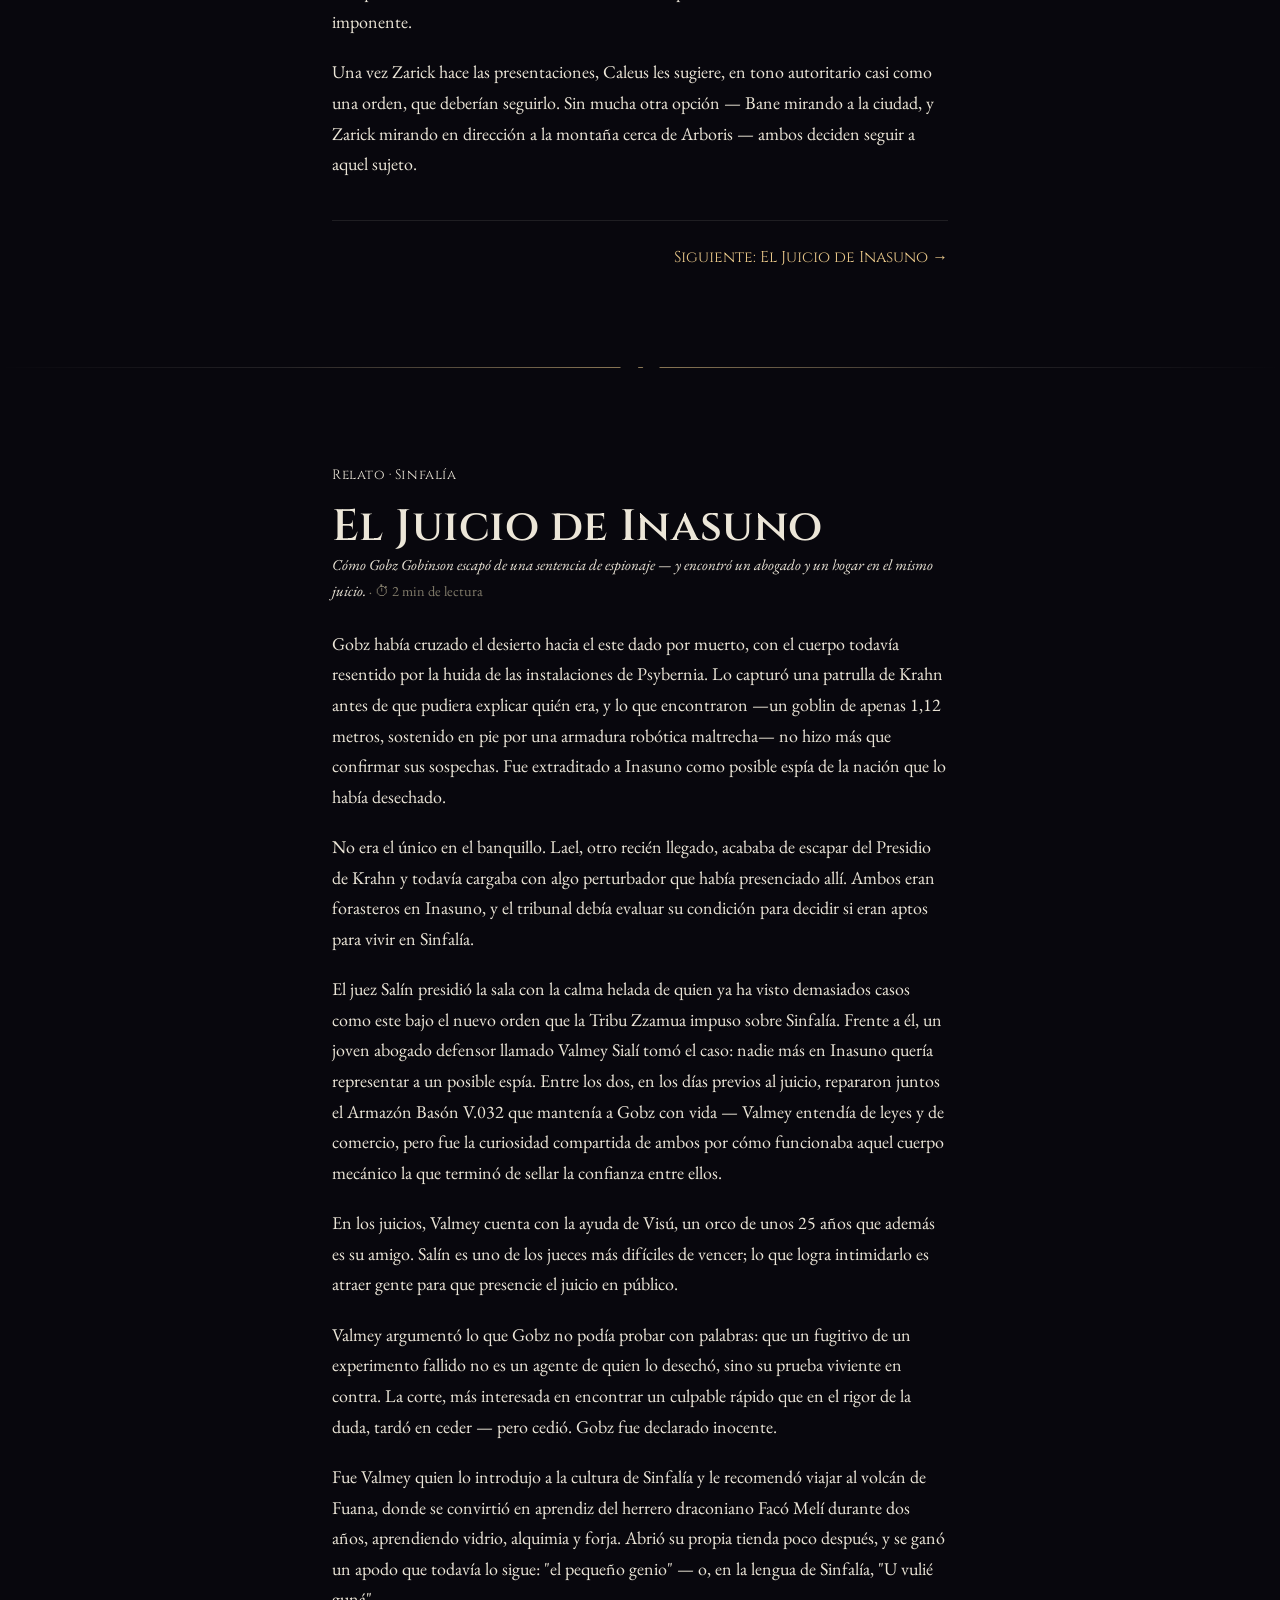
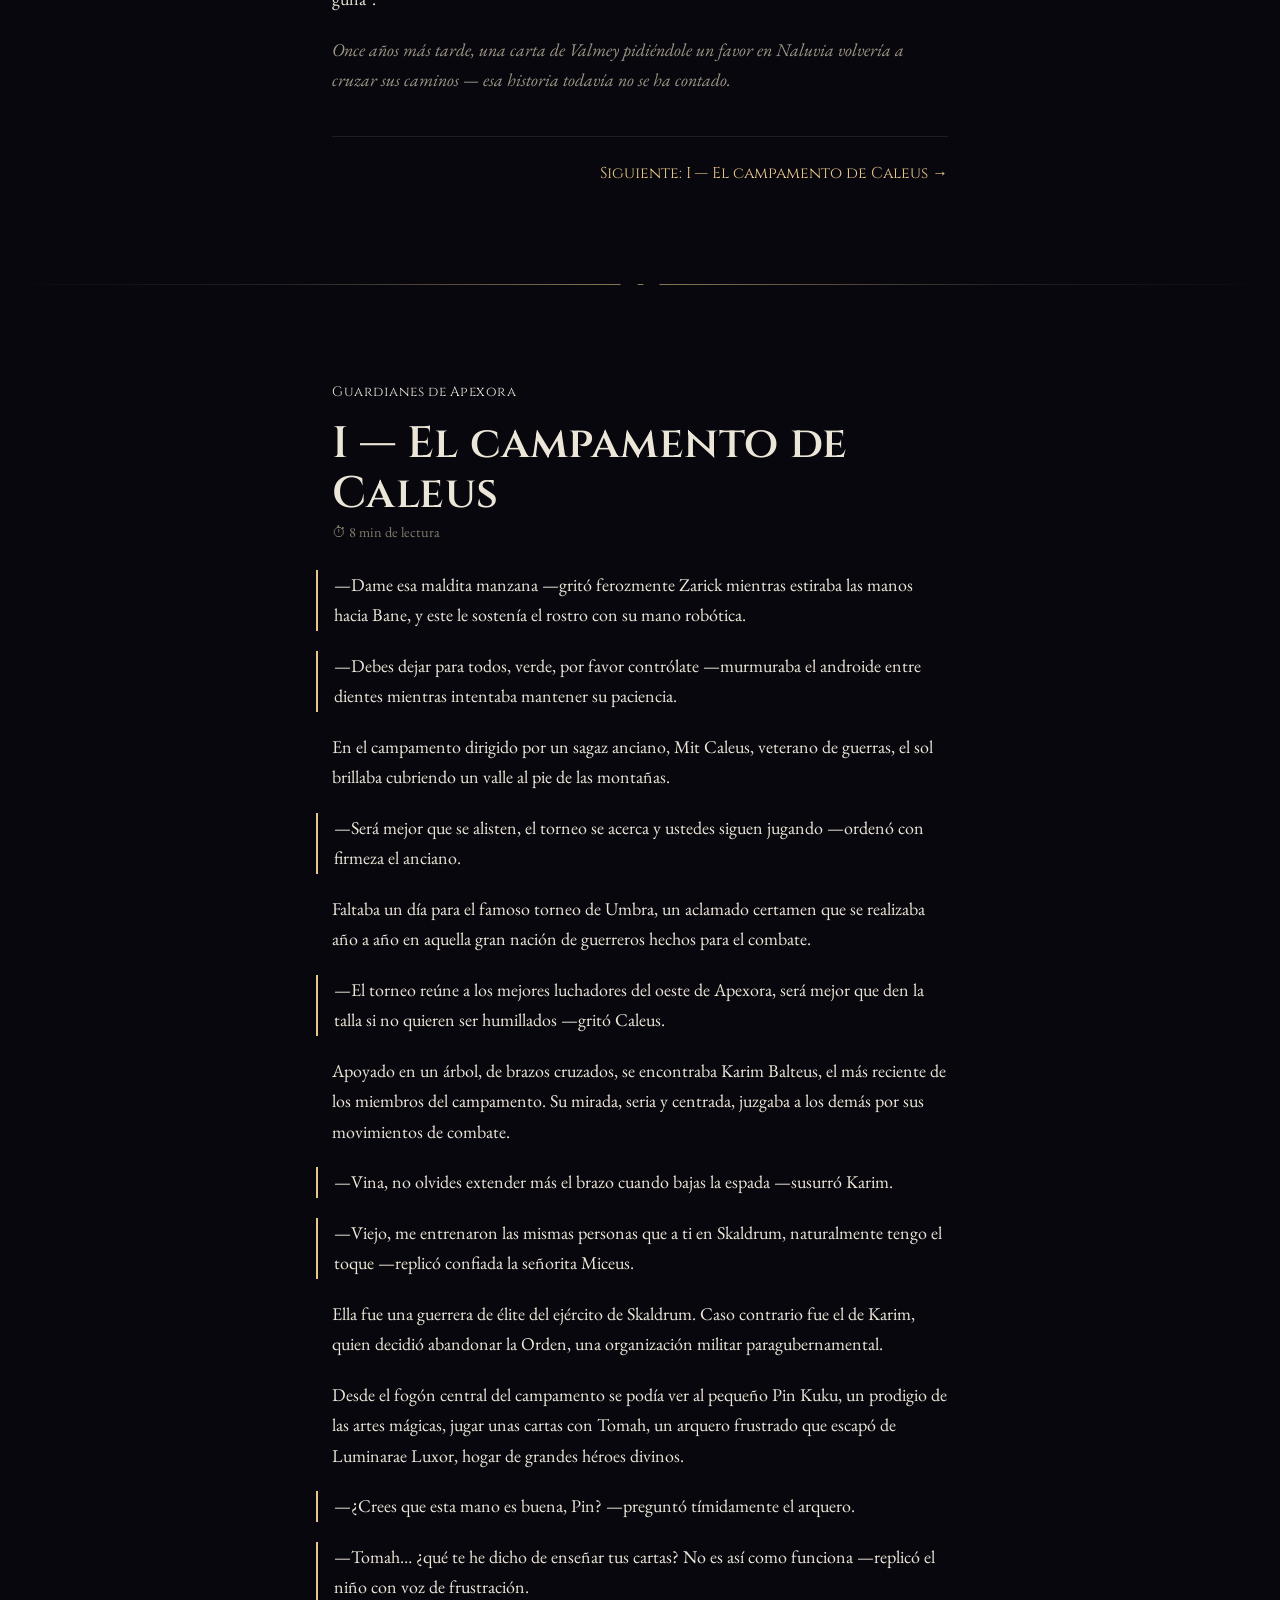
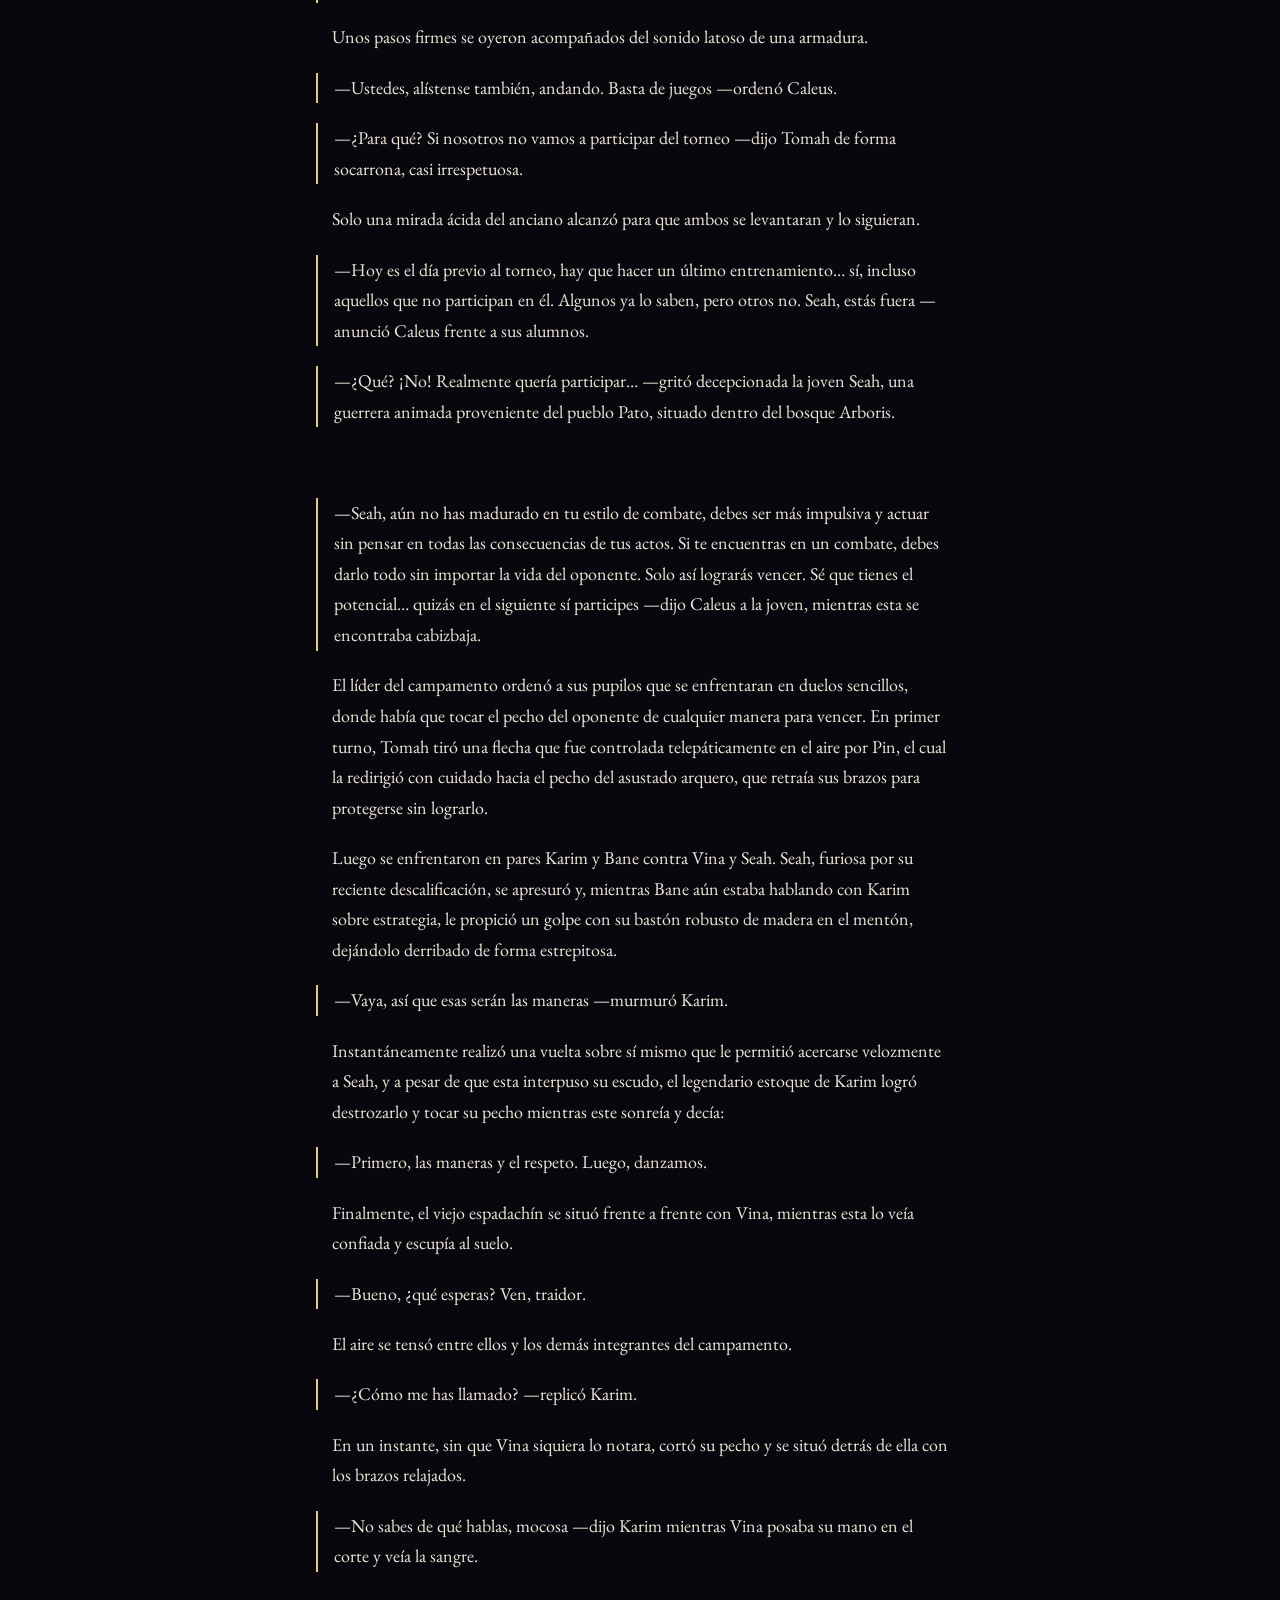
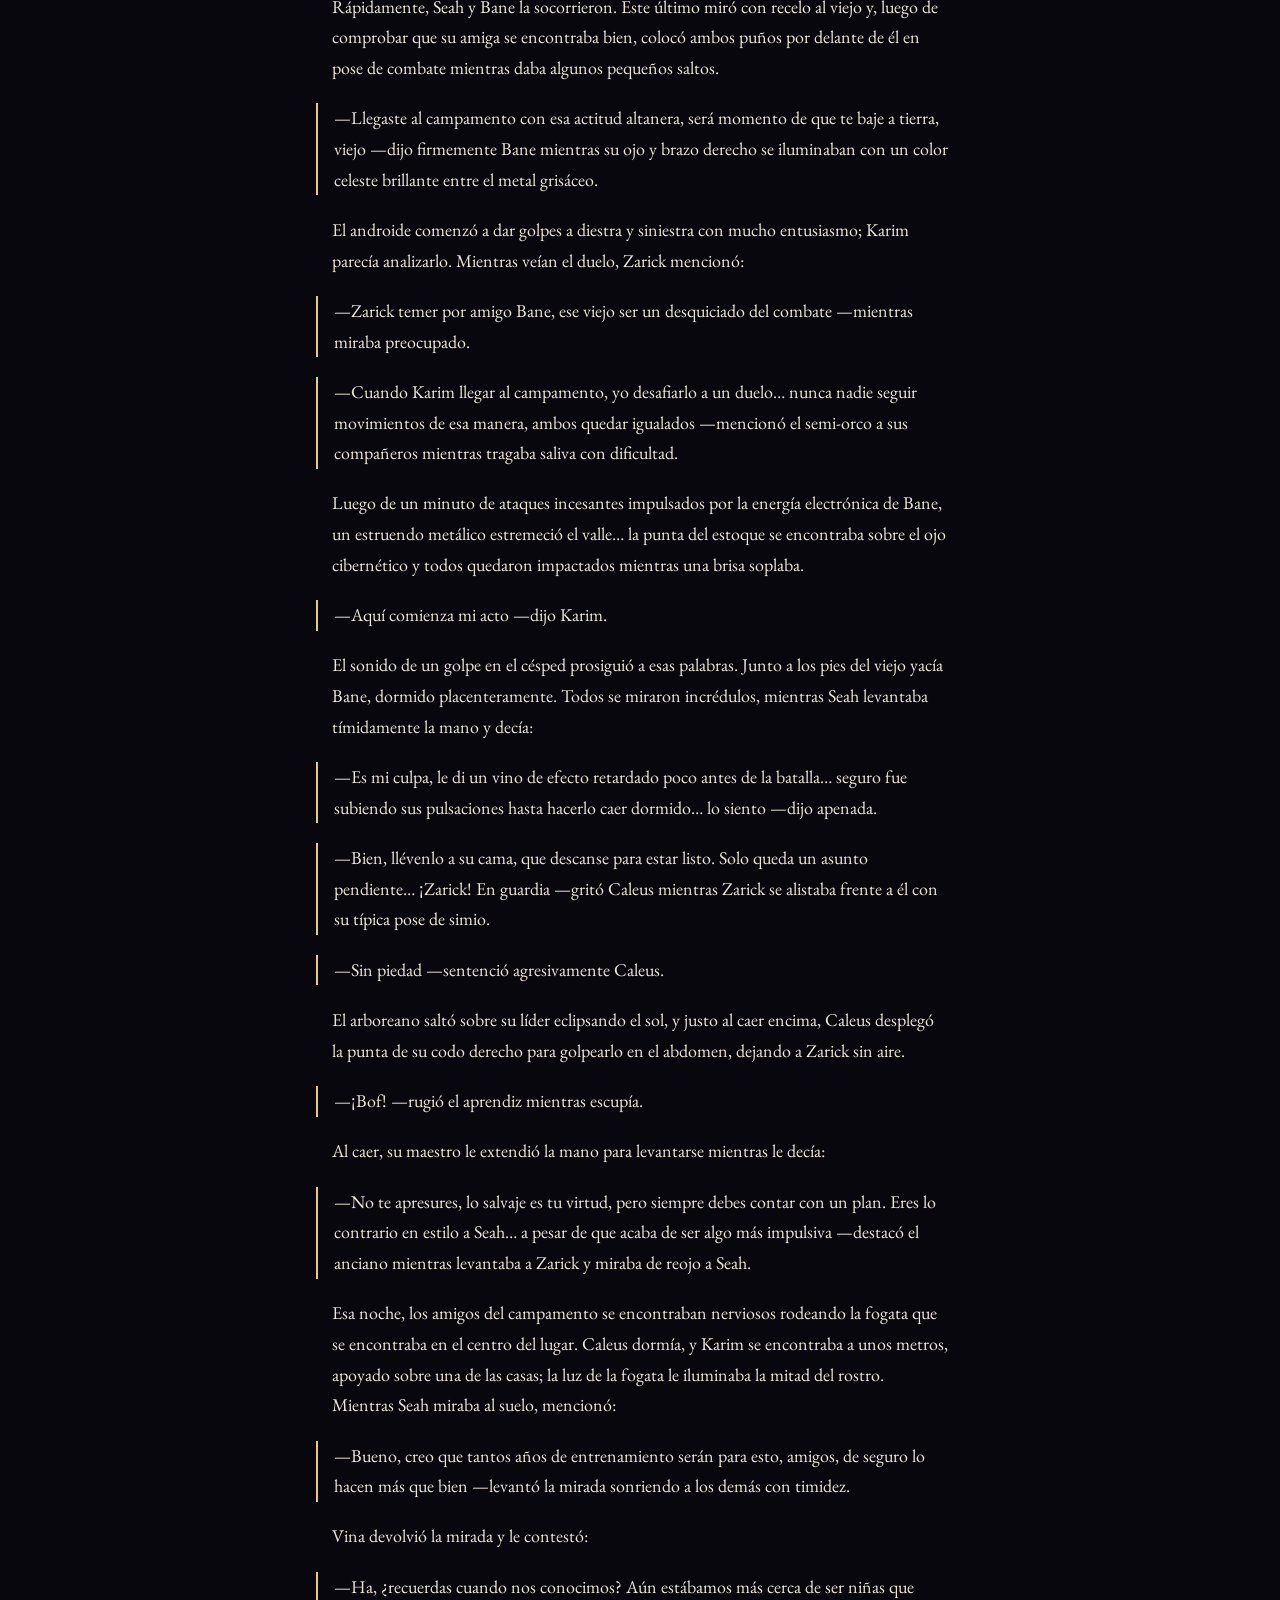
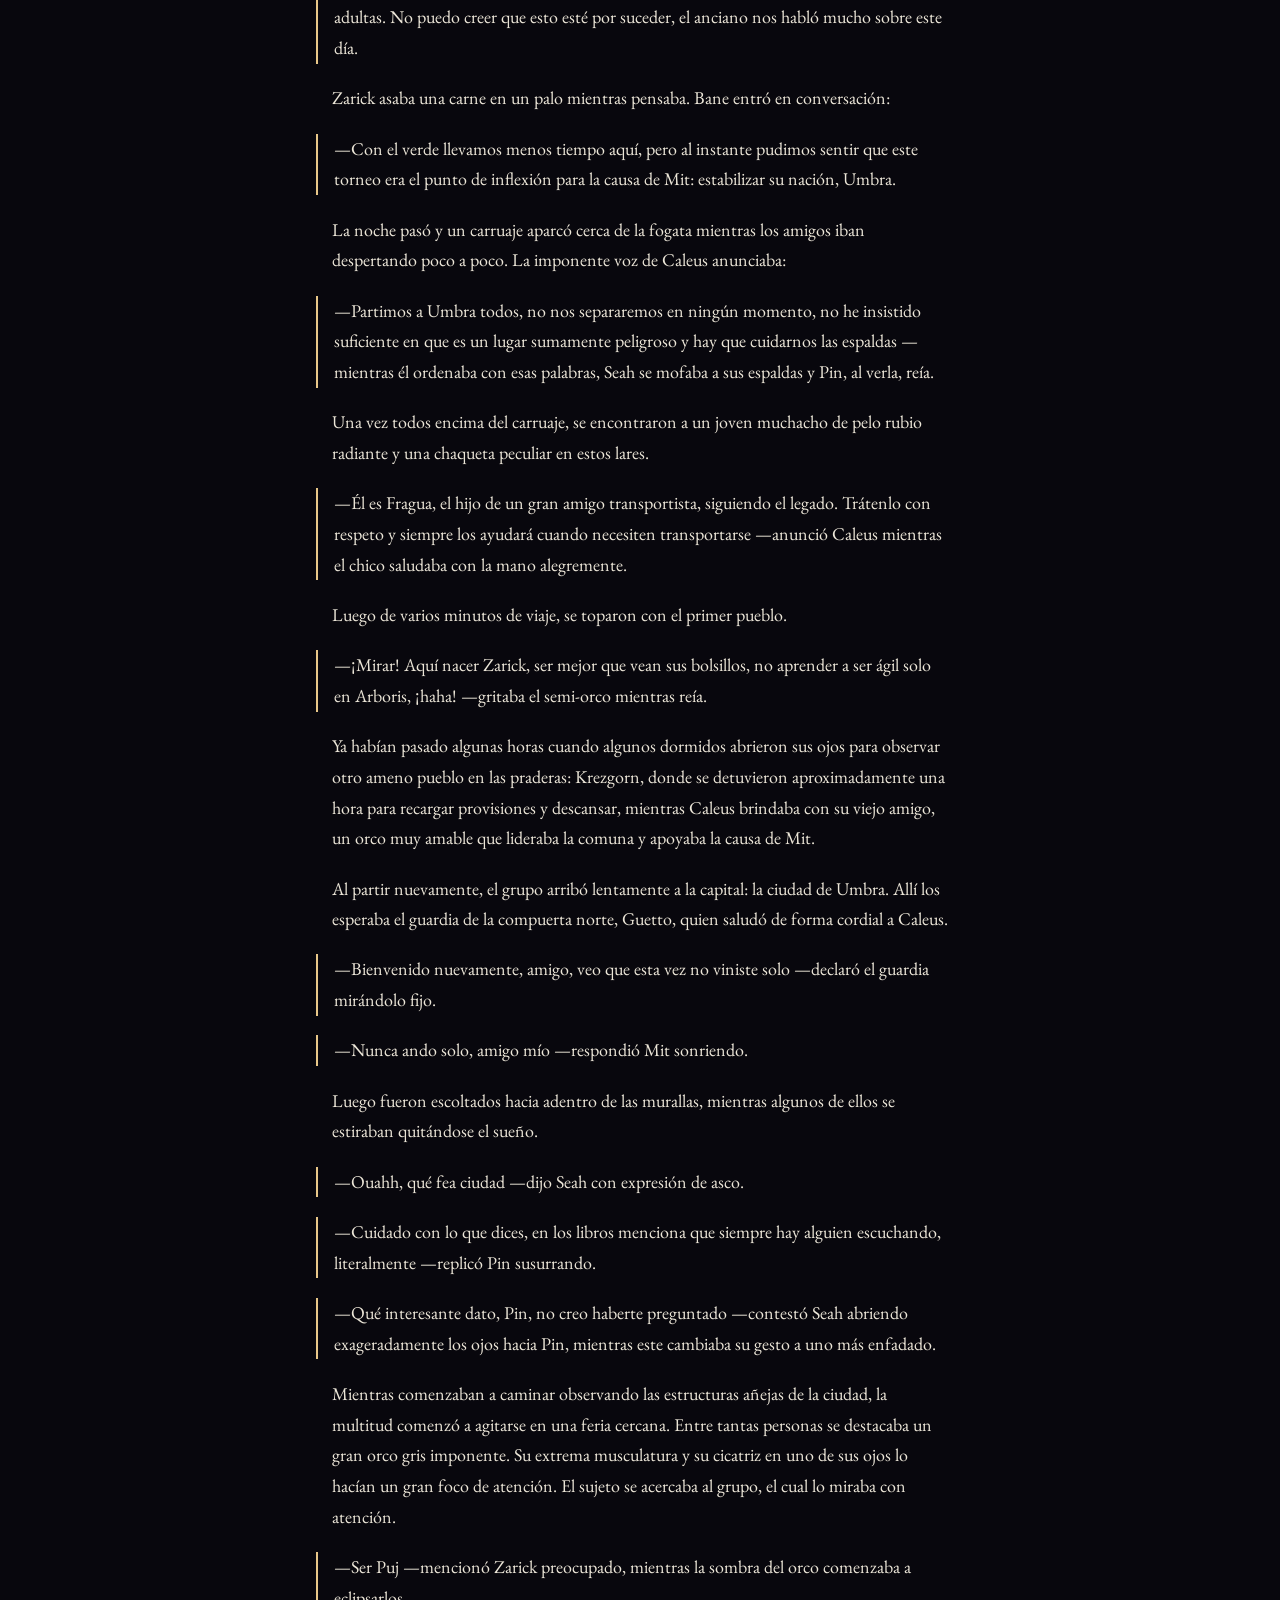
<file: historias.html>
<!DOCTYPE html>
<html lang="es">
<head>
<meta charset="UTF-8">
<meta name="viewport" content="width=device-width, initial-scale=1.0">
<title>Historias — Apexora</title>
<meta name="description" content="Los relatos de Apexora: Destinos Entrelazados y las Crónicas de los Guardianes de Apexora.">
<link rel="icon" href="assets/favicon.png" type="image/png">
<link rel="stylesheet" href="css/style.css">
</head>
<body>

<nav class="nav">
  <div class="nav-inner">
    <a href="index.html" class="nav-logo">
      <img class="nav-logo-mark" src="assets/logo-96.png" alt="">
      Apexora
    </a>
    <button class="nav-search-btn" id="search-trigger" type="button" aria-label="Buscar en Apexora (Ctrl K)">
      <svg viewBox="0 0 24 24" width="17" height="17" aria-hidden="true"><circle cx="11" cy="11" r="7" fill="none" stroke="currentColor" stroke-width="2"/><line x1="21" y1="21" x2="16.2" y2="16.2" stroke="currentColor" stroke-width="2" stroke-linecap="round"/></svg>
      <span class="nav-search-kbd">Ctrl K</span>
    </button>
    <button class="nav-toggle" aria-label="Abrir menú" aria-expanded="false">&#9776;</button>
    <ul class="nav-links">
      <li><a href="index.html">Inicio</a></li>
      <li><a href="mitologia.html">Mitología</a></li>
      <li><a href="mundo.html">Mundo</a></li>
      <li><a href="mapa.html">Mapa</a></li>
      <li><a href="linea-tiempo.html">Cronología</a></li>
      <li><a href="personajes.html">Personajes</a></li>
      <li><a href="historias.html" class="active">Historias</a></li>
      <li><a href="dados.html">Dados</a></li>
    </ul>
  </div>
</nav>

<div class="search-overlay" id="search-overlay" hidden>
  <div class="search-modal" role="dialog" aria-modal="true" aria-label="Buscar en Apexora">
    <div class="search-input-row">
      <svg viewBox="0 0 24 24" width="18" height="18" aria-hidden="true"><circle cx="11" cy="11" r="7" fill="none" stroke="currentColor" stroke-width="2"/><line x1="21" y1="21" x2="16.2" y2="16.2" stroke="currentColor" stroke-width="2" stroke-linecap="round"/></svg>
      <input type="text" id="search-input" placeholder="Buscar naciones, personajes, historias..." autocomplete="off" aria-label="Buscar en Apexora">
      <kbd>Esc</kbd>
    </div>
    <ul class="search-results" id="search-results"></ul>
    <p class="search-empty hint" id="search-empty" hidden>Sin resultados. Probá con otro término.</p>
  </div>
</div>


<header class="page-header">
  <div class="starfield" aria-hidden="true"></div>
  <div class="wrap">
    <p class="eyebrow">Relatos</p>
    <h1>Historias</h1>
    <p class="prose" style="margin-top:1.25rem;color:var(--ink-dim);font-size:1.15rem;">Los eventos que dieron origen a los Guardianes de Apexora, narrados como sucedieron.</p>
    <nav class="toc" aria-label="Contenido de la página">
      <a href="#campanas">Campañas y Arcos</a>
      <a href="#linaje-zarick">El Linaje de Zarick</a>
      <a href="#destinos">Destinos Entrelazados</a>
      <a href="#juicio-inasuno">El Juicio de Inasuno</a>
      <a href="#guardianes-1">I — El campamento de Caleus</a>
      <a href="#guardianes-2">II — Orígenes</a>
      <a href="#guardianes-3">III — Torneo de Umbra</a>
      <a href="#vision-psybernia">La Visión de la Nave Psybernia</a>
      <a href="#epilogo-torneo">Lo que quedó del Torneo</a>
      <a href="#karim-extenso">Karim Balteus — crónica extendida</a>
      <a href="#sombras-luz">Sombras del pasado, dudas en la luz</a>
    </nav>
  </div>
</header>

<main>

<section id="campanas">
  <div class="wrap story-block">
    <p class="eyebrow">Índice</p>
    <h2>Campañas y Arcos</h2>
    <p style="color:var(--ink-dim);margin-bottom:1.5rem;">El orden completo de las campañas transcurridas en Apexora. Los relatos de esta página cubren los arcos iniciales — el resto se irá completando con el tiempo. Los ítems marcados con * son sesiones especiales.</p>

    <div class="panel" style="margin-bottom:1.75rem;">
      <p class="eyebrow">Campaña 1</p>
      <h3 style="margin-top:0.4rem;">Guardianes de Apexora</h3>
      <p style="color:var(--ink-dim);margin-top:0.6rem;">Un campamento para salvar al mundo. Un grupo forzado de amigos que intenta sostener aquello que se desmorona.</p>
      <ul class="upcoming-chapters" style="grid-template-columns:1fr;margin-top:1rem;color:var(--ink);">
        <li>— Umbra</li>
        <li>— Tribus Skaldrak</li>
        <li>— Luminarae</li>
        <li style="padding-left:1.5rem;color:var(--ink-faint);">* Nobles Subterráneos</li>
        <li>— Boro</li>
        <li style="padding-left:1.5rem;color:var(--ink-faint);">* Tharnok</li>
        <li>— Luxor</li>
        <li style="padding-left:1.5rem;color:var(--ink-faint);">* Rascu</li>
        <li style="padding-left:1.5rem;color:var(--ink-faint);">* Castillo del Gato Mágico</li>
        <li style="padding-left:1.5rem;color:var(--ink-faint);">* Celebración Héroes</li>
        <li>— Lumis</li>
        <li style="padding-left:1.5rem;color:var(--ink-faint);">* Bestias</li>
        <li style="padding-left:1.5rem;color:var(--ink-faint);">* Tribunal de Skaldrum</li>
        <li style="padding-left:1.5rem;color:var(--ink-faint);">* Arborea y la Secta</li>
        <li style="padding-left:1.5rem;color:var(--ink-faint);">* Academia Myrelith</li>
        <li><a href="#torneo-emperadores" style="color:var(--gold-soft);text-decoration:none;">— Torneo de los Dos Emperadores ↓</a></li>
      </ul>
    </div>

    <div class="panel">
      <p class="eyebrow">Campaña 2</p>
      <h3 style="margin-top:0.4rem;">Sinfalía</h3>
      <p style="color:var(--ink-dim);margin-top:0.6rem;"><em>La Armonía de los que Saludan.</em> Una etapa distinta: la narrativa se desplaza hacia las regiones orientales y presenta un elenco nuevo.</p>
      <ul class="upcoming-chapters" style="grid-template-columns:1fr;margin-top:1rem;color:var(--ink);">
        <li>— Vasané-Nalú <span style="color:var(--ink-faint);">(ver <a href="#juicio-inasuno" style="color:var(--gold-soft);">"El Juicio de Inasuno"</a> ↓, y "La invasión de Vasané-Nalú" en <a href="linea-tiempo.html" style="color:var(--gold-soft);">Cronología</a>)</span></li>
        <li style="padding-left:1.5rem;color:var(--ink-faint);">* Bahía Lunar</li>
      </ul>
    </div>

    <div class="panel" id="campamento-sopharum" style="margin-top:1.75rem;">
      <p class="eyebrow">Obra escrita</p>
      <h3 style="margin-top:0.4rem;">Campamento Sopharum</h3>
      <p style="color:var(--ink-dim);margin-top:0.6rem;">Un líder sospecha del entorno de su ciudad y decide formar un equipo de guerreros únicos.</p>
      <p style="color:var(--ink-dim);margin-top:0.75rem;">Sus primeros capítulos forman parte del lore oficial del mundo. El más reciente, <strong>“Campamento, familia”</strong>, se publicó el 23 de septiembre de 2026 y refuerza la idea que atraviesa a todo el grupo: una familia que se va formando de a poco.</p>
    </div>

    <div class="panel" id="torneo-emperadores" style="margin-top:1.75rem;">
      <p class="eyebrow">Recta final · Guardianes de Apexora</p>
      <h3 style="margin-top:0.4rem;">El Torneo de los Dos Emperadores (TSV)</h3>
      <ul class="upcoming-chapters" style="grid-template-columns:1fr;margin-top:1rem;color:var(--ink);">
        <li>— Es el último hecho de la campaña de los Guardianes de Apexora, después de unos dos años de juego.</li>
        <li>— Es el torneo Skaldrak Vlarim (TSV), y esta vez se celebra en Skaldrum.</li>
        <li>— Lo presiden dos emperadores: Puj, de Umbra, y Oci, de Skaldrum.</li>
        <li>— Compiten 27 participantes nuevos, tres por nación: 32 contando a los protagonistas.</li>
        <li>— Termina con la lucha contra Puj y la encarnación de Ape, y con la muerte de Karim.</li>
      </ul>
    </div>
  </div>
</section>

<hr class="divider">

<section id="linaje-zarick">
  <div class="wrap story-block">
    <p class="eyebrow">Relato · Luminarae y Arboris</p>
    <h2>El Linaje de Zarick</h2>
    <p class="story-meta">Una historia de dos mundos que no debían encontrarse.<span class="read-time"> · ⏱ 2 min de lectura</span></p>

    <h3>La soñadora de Luminarae</h3>
    <p>Evelyn von Grace creció en la ciudad flotante de Luminarae Luxor, hija del investigador Heiss von Grace. Su salud era frágil, pero su curiosidad por el mundo de la superficie no conocía límites. Una expedición junto a su padre la puso en contacto con la cultura orca, y con el tiempo llegó a dominar su idioma.</p>

    <h3>El pacto de Heiss</h3>
    <p>Heiss era un hombre de ciencia y de magia, dedicado a descubrir el origen divino del poder. Cuando dio con la Caverna Mortuoria de Zudodh Ez, selló un pacto con la tribu que la custodiaba, un pacto que prometía elevar a Luminarae.</p>
    <p>La Tribu Zudodh Ez vivía en armonía con la tierra. Veneraba a sus ancestros, practicaba la caza como rito sagrado y tenía en aquella caverna su corazón espiritual: el santuario de sus guerreros caídos.</p>

    <h3>El guerrero de Zudodh Ez</h3>
    <p>Entre todos ellos, ninguno era tan formidable como Khagzol "Zodd" Shazolg, portador de una espada de carnicero épica. Era un líder nato y un hombre profundamente respetuoso de la vida y de la muerte.</p>
    <p>Su camino se cruzó con el de Evelyn en el bosque de Arboris, cuando una bestia lupina amenazó a la joven y Zodd la defendió. Ese encuentro cambiaría el destino de ambos.</p>

    <h3>Un romance prohibido</h3>
    <p>El amor entre Evelyn y Zodd floreció en secreto, desafiando las barreras que separaban a Luminarae de la tribu Zudodh Ez.</p>

    <h3>La traición</h3>
    <p>Cuando Heiss lo descubrió, su honor mancillado y su miedo a perder a su hija lo llevaron a traicionar a la tribu con la que se había aliado. Envió mercenarios contra la tribu y la Caverna Mortuoria fue destruida. Zodd cayó defendiendo su hogar, y la tribu se disolvió en la batalla que siguió.</p>

    <h3>El legado de Zarick</h3>
    <p>Evelyn, embarazada, huyó a Umbra, perseguida por la sombra de la traición de su padre. Allí nació Zarick, y su estigma de nacimiento — ni humano puro ni orco de tribu — se convirtió en el eco de la historia de sus padres.</p>
    <p>Lo que fue de él después se cuenta en <a href="#guardianes-2" style="color:var(--gold-soft);">Orígenes</a> y en <a href="#destinos" style="color:var(--gold-soft);">Destinos Entrelazados</a>.</p>
    <p class="next-story"><a href="#destinos">Siguiente: Destinos Entrelazados →</a></p>
  </div>
</section>

<hr class="divider">

<section id="destinos">
  <div class="wrap story-block">
    <p class="eyebrow">Relato</p>
    <h2>Destinos Entrelazados</h2>
    <p class="story-meta">Cómo se conocieron Bane y Zarick.<span class="read-time"> · ⏱ 6 min de lectura</span></p>

    <p>El día de la iniciación de Bane con los merodeadores, estos lo asignaron a un pequeño grupo para recuperar un objeto que se había perdido de una de las carabanas que negociaban entre Lumis y Umbra con energía.</p>
    <p>Sin muchos más detalles dados, las instrucciones apuntaban a que el perpetrador junto al objeto se ubicarían en la arboleda cercana, o más bien en los confines de ese territorio de Arboris. Por el camino, el grupo se conformaba de cuatro merodeadores: Urmun, siendo el encargado de supervisar a los tres iniciados Bane, Mike y Loran.</p>
    <p>Entre los iniciados querían acordar que una división temprana para cubrir más terreno sería mejor para la misión, pero Urm lo negaba rotundamente: tan solo podían estar a una distancia media entre cada miembro. No se tenía mucha información ni del lugar ni del objetivo que había robado el objeto, así que era más seguro estar todos juntos.</p>
    <p>Cauteloso, el gigantesco Urm dejó claro por qué era el veterano del grupo, habiendo encontrado unas pocas huellas del objetivo — o por lo menos de una criatura con pies bípedos. En ese instante el rastreo comenzó, siendo Bane quien encontró la cueva primero. Al entrar e intentar ajustar su vista a la oscuridad, pudo notar el pequeño montículo con objetos variados; entre ellos, el joven merodeador logró identificar una batería de energía que estaba algo estropeada, y al tomarla…</p>
    <p>Bane sintió el golpe de unos brazos en su nuca, junto a una declaración del sujeto dejando claro que no debería tocar lo que no es suyo. Desde ahí se desencadenó un pequeño combate entre Bane y el ladrón, el cual, con la poca luz que quedaba del día, dejó ver a un orco de aspecto bastante conservado. Al notar que sus capacidades quizá no serían suficientes, Bane decidió tomar la batería y largarse de la cueva — cosa que casi logra.</p>
    <p>Pero al pasar, el orco logra agarrar parte de la batería junto a un traspié, haciendo que Bane y la batería cayeran casi uno al lado del otro. El golpe contra la superficie del contenedor fue la gota que colmó el vaso: con una leve explosión, empujó al orco al interior, cerró la entrada de la cueva con escombros y dejó al joven merodeador en estado crítico. La explosión casi le destrozó los antebrazos, y parte de la metralla golpeó sus ojos, mermando su vista casi para siempre.</p>
    <p>Entre el aturdimiento y el desangramiento, Bane estaba casi en las puertas de la otra vida, sintiéndose responsable. El orco, una vez recuperado de la explosión, tomó al joven y, conociendo su cueva como la palma de su mano, logró dar con un par de subsecciones de túneles que lo llevaron fuera. Mientras cargaba el cuerpo del joven a su espalda, avistó a otras personas que, al escuchar la explosión, merodeaban los alrededores de los escombros.</p>
    <p>Dando gala de su destreza física, el orco empezó a balancearse por entre las copas de los árboles, yendo al único lugar que creía capaz de restaurar el daño que le había provocado a la persona en su espalda. Aún desconociendo lo que sería de él al llegar a la ciudad de Lumis, el sentido de responsabilidad lo empujaba a buscarle ayuda al muchacho.</p>
    <p>Una vez llegó a los bordes de la ciudad, el orco dejó el cuerpo agonizante del joven en el suelo. Varias cámaras avistaron al instante a ambos individuos, dando la alarma y despachando fuerzas de seguridad para retener al sospechoso. Sin salida, el orco no tuvo más opción que dejarse encerrar entre rejas para que le dieran prioridad al joven que había traído.</p>
    <p>Una vez en la celda, Zarick — pues era él — no podía hacer más que maldecir su mal hábito de tomar cosas, que había llevado casi a la muerte a un inocente, y ahora a la privación de lo que tanto adora: su libertad.</p>
    <p>Unas horas pasaron mientras que, en la sala de cirugía, terminaban de tratar a Bane, reemplazando las partes dañadas con nuevos implantes. Con retazos de memoria sobre quién lo había traído, el joven recordó cómo los guardias de la ciudad lo habían arrestado a pesar de su buena voluntad. Mirando el resto de la sala, Bane entendió que ninguno de sus compañeros había dado valor a su ausencia. Viendo sus nuevos implantes, mientras en el rabillo de su visión notaba la subida y bajada de datos sensoriales, Bane tomó una decisión.</p>
    <p>Siendo uno de los implicados en la explosión, era su propia responsabilidad el lamentable estado en el que había quedado, y ahora, por haberle creado el problema a una buena persona… era su obligación solucionarlo.</p>
    <p>Saliendo de la sala y tomando sus pertenencias, Bane se dirigió a las celdas de detención, donde la IA le dejó pasar hasta donde Zarick estaba. Con una leve mirada de ambos se presentaron y, tras una pequeña charla, Bane, con sus nuevos brazos, dobló los barrotes de la celda y, con el sonido de la alarma dada, ambos empezaron a intentar derribar el muro que daba al exterior.</p>
    <p>Sin mucho éxito por parte del joven, que no lograba dar la suficiente fuerza a sus nuevas extremidades, parte de los merodeadores se hicieron presentes. Ross, siendo el conocido allí, dio la advertencia a ambos y sugirió el cese de su mal actuar. Junto a un pequeño suspiro y palabras de decepción hacia los merodeadores, Bane se abalanza contra ellos para intentar crearle una ruta de escape a Zarick, el cual, sin dudarlo, en vez de escapar directamente, tomó la decisión de asistir al joven, derribando a la mayoría de merodeadores y librando también al joven para que huyera.</p>
    <p>Llegando a la entrada del edificio de la prisión, la IA procede a hacer el protocolo de salida sin ninguna sospecha del fugitivo al lado del luminiano. Ambos, habiendo tomado ventaja sobre sus perseguidores, se toparon con un problema: Bane, al no haber asistido tan seguido a la capital, no lograba identificar una buena ruta de escape, haciendo que ambos quedaran en mitad de una de las carreteras, rodeados por guardias que les dieron un último aviso.</p>
    <p>Una mirada entre ambos daba a notar que no se iban a detener allí. Con su fiel sentido del olfato, Zarick guio a Bane mientras esquivaban los disparos hacia una entrada de las alcantarillas. Al entrar y cerrar el paso, ambos lograron escuchar cómo los guardias seguían hacia delante, sintiéndose un poco aliviados por haberlos perdido. Se disponen a buscar una salida, la cual, con un poco de tiempo, logran encontrar, llevándolos a las afueras de la parte norte de los alcantarillados de Lumis.</p>
    <p>Allí, al continuar un poco y casi despedirse entre sí, se encontraron con un sujeto en armadura y colores rojos, al que Bane erróneamente cree afiliado con la ciudad. Al intentar volver a correr, Zarick lo retiene: la persona frente a ellos era un umbriano, y no uno cualquiera, sino el mismísimo líder de la facción Sopharum, Caleus, un anciano imponente.</p>
    <p>Una vez Zarick hace las presentaciones, Caleus les sugiere, en tono autoritario casi como una orden, que deberían seguirlo. Sin mucha otra opción — Bane mirando a la ciudad, y Zarick mirando en dirección a la montaña cerca de Arboris — ambos deciden seguir a aquel sujeto.</p>
    <p class="next-story"><a href="#juicio-inasuno">Siguiente: El Juicio de Inasuno →</a></p>
  </div>
</section>

<hr class="divider">

<section id="juicio-inasuno">
  <div class="wrap story-block">
    <p class="eyebrow">Relato · Sinfalía</p>
    <h2>El Juicio de Inasuno</h2>
    <p class="story-meta">Cómo Gobz Gobinson escapó de una sentencia de espionaje — y encontró un abogado y un hogar en el mismo juicio.<span class="read-time"> · ⏱ 2 min de lectura</span></p>

    <p>Gobz había cruzado el desierto hacia el este dado por muerto, con el cuerpo todavía resentido por la huida de las instalaciones de Psybernia. Lo capturó una patrulla de Krahn antes de que pudiera explicar quién era, y lo que encontraron —un goblin de apenas 1,12 metros, sostenido en pie por una armadura robótica maltrecha— no hizo más que confirmar sus sospechas. Fue extraditado a Inasuno como posible espía de la nación que lo había desechado.</p>

    <p>No era el único en el banquillo. Lael, otro recién llegado, acababa de escapar del Presidio de Krahn y todavía cargaba con algo perturbador que había presenciado allí. Ambos eran forasteros en Inasuno, y el tribunal debía evaluar su condición para decidir si eran aptos para vivir en Sinfalía.</p>

    <p>El juez Salín presidió la sala con la calma helada de quien ya ha visto demasiados casos como este bajo el nuevo orden que la Tribu Zzamua impuso sobre Sinfalía. Frente a él, un joven abogado defensor llamado Valmey Sialí tomó el caso: nadie más en Inasuno quería representar a un posible espía. Entre los dos, en los días previos al juicio, repararon juntos el Armazón Basón V.032 que mantenía a Gobz con vida — Valmey entendía de leyes y de comercio, pero fue la curiosidad compartida de ambos por cómo funcionaba aquel cuerpo mecánico la que terminó de sellar la confianza entre ellos.</p>

    <p>En los juicios, Valmey cuenta con la ayuda de Visú, un orco de unos 25 años que además es su amigo. Salín es uno de los jueces más difíciles de vencer; lo que logra intimidarlo es atraer gente para que presencie el juicio en público.</p>

    <p>Valmey argumentó lo que Gobz no podía probar con palabras: que un fugitivo de un experimento fallido no es un agente de quien lo desechó, sino su prueba viviente en contra. La corte, más interesada en encontrar un culpable rápido que en el rigor de la duda, tardó en ceder — pero cedió. Gobz fue declarado inocente.</p>

    <p>Fue Valmey quien lo introdujo a la cultura de Sinfalía y le recomendó viajar al volcán de Fuana, donde se convirtió en aprendiz del herrero draconiano Facó Melí durante dos años, aprendiendo vidrio, alquimia y forja. Abrió su propia tienda poco después, y se ganó un apodo que todavía lo sigue: "el pequeño genio" — o, en la lengua de Sinfalía, "U vulié guná".</p>
    <p style="color:var(--ink-dim);"><em>Once años más tarde, una carta de Valmey pidiéndole un favor en Naluvia volvería a cruzar sus caminos — esa historia todavía no se ha contado.</em></p>
    <p class="next-story"><a href="#guardianes-1">Siguiente: I — El campamento de Caleus →</a></p>
  </div>
</section>

<hr class="divider">

<section id="guardianes-1">
  <div class="wrap story-block">
    <p class="eyebrow">Guardianes de Apexora</p>
    <h2>I — El campamento de Caleus</h2>
    <p class="story-meta"><span class="read-time">⏱ 8 min de lectura</span></p>

    <p class="dialogue">—Dame esa maldita manzana —gritó ferozmente Zarick mientras estiraba las manos hacia Bane, y este le sostenía el rostro con su mano robótica.</p>
    <p class="dialogue">—Debes dejar para todos, verde, por favor contrólate —murmuraba el androide entre dientes mientras intentaba mantener su paciencia.</p>
    <p>En el campamento dirigido por un sagaz anciano, Mit Caleus, veterano de guerras, el sol brillaba cubriendo un valle al pie de las montañas.</p>
    <p class="dialogue">—Será mejor que se alisten, el torneo se acerca y ustedes siguen jugando —ordenó con firmeza el anciano.</p>
    <p>Faltaba un día para el famoso torneo de Umbra, un aclamado certamen que se realizaba año a año en aquella gran nación de guerreros hechos para el combate.</p>
    <p class="dialogue">—El torneo reúne a los mejores luchadores del oeste de Apexora, será mejor que den la talla si no quieren ser humillados —gritó Caleus.</p>
    <p>Apoyado en un árbol, de brazos cruzados, se encontraba Karim Balteus, el más reciente de los miembros del campamento. Su mirada, seria y centrada, juzgaba a los demás por sus movimientos de combate.</p>
    <p class="dialogue">—Vina, no olvides extender más el brazo cuando bajas la espada —susurró Karim.</p>
    <p class="dialogue">—Viejo, me entrenaron las mismas personas que a ti en Skaldrum, naturalmente tengo el toque —replicó confiada la señorita Miceus.</p>
    <p>Ella fue una guerrera de élite del ejército de Skaldrum. Caso contrario fue el de Karim, quien decidió abandonar la Orden, una organización militar paragubernamental.</p>
    <p>Desde el fogón central del campamento se podía ver al pequeño Pin Kuku, un prodigio de las artes mágicas, jugar unas cartas con Tomah, un arquero frustrado que escapó de Luminarae Luxor, hogar de grandes héroes divinos.</p>
    <p class="dialogue">—¿Crees que esta mano es buena, Pin? —preguntó tímidamente el arquero.</p>
    <p class="dialogue">—Tomah… ¿qué te he dicho de enseñar tus cartas? No es así como funciona —replicó el niño con voz de frustración.</p>
    <p>Unos pasos firmes se oyeron acompañados del sonido latoso de una armadura.</p>
    <p class="dialogue">—Ustedes, alístense también, andando. Basta de juegos —ordenó Caleus.</p>
    <p class="dialogue">—¿Para qué? Si nosotros no vamos a participar del torneo —dijo Tomah de forma socarrona, casi irrespetuosa.</p>
    <p>Solo una mirada ácida del anciano alcanzó para que ambos se levantaran y lo siguieran.</p>
    <p class="dialogue">—Hoy es el día previo al torneo, hay que hacer un último entrenamiento… sí, incluso aquellos que no participan en él. Algunos ya lo saben, pero otros no. Seah, estás fuera —anunció Caleus frente a sus alumnos.</p>
    <p class="dialogue">—¿Qué? ¡No! Realmente quería participar… —gritó decepcionada la joven Seah, una guerrera animada proveniente del pueblo Pato, situado dentro del bosque Arboris.</p>
    <p>Mismo bosque del cual provenía Zarick, aunque no nació allí — pero esa es otra historia.</p>
    <p class="dialogue">—Seah, aún no has madurado en tu estilo de combate, debes ser más impulsiva y actuar sin pensar en todas las consecuencias de tus actos. Si te encuentras en un combate, debes darlo todo sin importar la vida del oponente. Solo así lograrás vencer. Sé que tienes el potencial… quizás en el siguiente sí participes —dijo Caleus a la joven, mientras esta se encontraba cabizbaja.</p>
    <p>El líder del campamento ordenó a sus pupilos que se enfrentaran en duelos sencillos, donde había que tocar el pecho del oponente de cualquier manera para vencer. En primer turno, Tomah tiró una flecha que fue controlada telepáticamente en el aire por Pin, el cual la redirigió con cuidado hacia el pecho del asustado arquero, que retraía sus brazos para protegerse sin lograrlo.</p>
    <p>Luego se enfrentaron en pares Karim y Bane contra Vina y Seah. Seah, furiosa por su reciente descalificación, se apresuró y, mientras Bane aún estaba hablando con Karim sobre estrategia, le propició un golpe con su bastón robusto de madera en el mentón, dejándolo derribado de forma estrepitosa.</p>
    <p class="dialogue">—Vaya, así que esas serán las maneras —murmuró Karim.</p>
    <p>Instantáneamente realizó una vuelta sobre sí mismo que le permitió acercarse velozmente a Seah, y a pesar de que esta interpuso su escudo, el legendario estoque de Karim logró destrozarlo y tocar su pecho mientras este sonreía y decía:</p>
    <p class="dialogue">—Primero, las maneras y el respeto. Luego, danzamos.</p>
    <p>Finalmente, el viejo espadachín se situó frente a frente con Vina, mientras esta lo veía confiada y escupía al suelo.</p>
    <p class="dialogue">—Bueno, ¿qué esperas? Ven, traidor.</p>
    <p>El aire se tensó entre ellos y los demás integrantes del campamento.</p>
    <p class="dialogue">—¿Cómo me has llamado? —replicó Karim.</p>
    <p>En un instante, sin que Vina siquiera lo notara, cortó su pecho y se situó detrás de ella con los brazos relajados.</p>
    <p class="dialogue">—No sabes de qué hablas, mocosa —dijo Karim mientras Vina posaba su mano en el corte y veía la sangre.</p>
    <p>Rápidamente, Seah y Bane la socorrieron. Este último miró con recelo al viejo y, luego de comprobar que su amiga se encontraba bien, colocó ambos puños por delante de él en pose de combate mientras daba algunos pequeños saltos.</p>
    <p class="dialogue">—Llegaste al campamento con esa actitud altanera, será momento de que te baje a tierra, viejo —dijo firmemente Bane mientras su ojo y brazo derecho se iluminaban con un color celeste brillante entre el metal grisáceo.</p>
    <p>El androide comenzó a dar golpes a diestra y siniestra con mucho entusiasmo; Karim parecía analizarlo. Mientras veían el duelo, Zarick mencionó:</p>
    <p class="dialogue">—Zarick temer por amigo Bane, ese viejo ser un desquiciado del combate —mientras miraba preocupado.</p>
    <p class="dialogue">—Cuando Karim llegar al campamento, yo desafiarlo a un duelo… nunca nadie seguir movimientos de esa manera, ambos quedar igualados —mencionó el semi-orco a sus compañeros mientras tragaba saliva con dificultad.</p>
    <p>Luego de un minuto de ataques incesantes impulsados por la energía electrónica de Bane, un estruendo metálico estremeció el valle… la punta del estoque se encontraba sobre el ojo cibernético y todos quedaron impactados mientras una brisa soplaba.</p>
    <p class="dialogue">—Aquí comienza mi acto —dijo Karim.</p>
    <p>El sonido de un golpe en el césped prosiguió a esas palabras. Junto a los pies del viejo yacía Bane, dormido placenteramente. Todos se miraron incrédulos, mientras Seah levantaba tímidamente la mano y decía:</p>
    <p class="dialogue">—Es mi culpa, le di un vino de efecto retardado poco antes de la batalla… seguro fue subiendo sus pulsaciones hasta hacerlo caer dormido… lo siento —dijo apenada.</p>
    <p class="dialogue">—Bien, llévenlo a su cama, que descanse para estar listo. Solo queda un asunto pendiente… ¡Zarick! En guardia —gritó Caleus mientras Zarick se alistaba frente a él con su típica pose de simio.</p>
    <p class="dialogue">—Sin piedad —sentenció agresivamente Caleus.</p>
    <p>El arboreano saltó sobre su líder eclipsando el sol, y justo al caer encima, Caleus desplegó la punta de su codo derecho para golpearlo en el abdomen, dejando a Zarick sin aire.</p>
    <p class="dialogue">—¡Bof! —rugió el aprendiz mientras escupía.</p>
    <p>Al caer, su maestro le extendió la mano para levantarse mientras le decía:</p>
    <p class="dialogue">—No te apresures, lo salvaje es tu virtud, pero siempre debes contar con un plan. Eres lo contrario en estilo a Seah… a pesar de que acaba de ser algo más impulsiva —destacó el anciano mientras levantaba a Zarick y miraba de reojo a Seah.</p>
    <p>Esa noche, los amigos del campamento se encontraban nerviosos rodeando la fogata que se encontraba en el centro del lugar. Caleus dormía, y Karim se encontraba a unos metros, apoyado sobre una de las casas; la luz de la fogata le iluminaba la mitad del rostro. Mientras Seah miraba al suelo, mencionó:</p>
    <p class="dialogue">—Bueno, creo que tantos años de entrenamiento serán para esto, amigos, de seguro lo hacen más que bien —levantó la mirada sonriendo a los demás con timidez.</p>
    <p>Vina devolvió la mirada y le contestó:</p>
    <p class="dialogue">—Ha, ¿recuerdas cuando nos conocimos? Aún estábamos más cerca de ser niñas que adultas. No puedo creer que esto esté por suceder, el anciano nos habló mucho sobre este día.</p>
    <p>Zarick asaba una carne en un palo mientras pensaba. Bane entró en conversación:</p>
    <p class="dialogue">—Con el verde llevamos menos tiempo aquí, pero al instante pudimos sentir que este torneo era el punto de inflexión para la causa de Mit: estabilizar su nación, Umbra.</p>
    <p>La noche pasó y un carruaje aparcó cerca de la fogata mientras los amigos iban despertando poco a poco. La imponente voz de Caleus anunciaba:</p>
    <p class="dialogue">—Partimos a Umbra todos, no nos separaremos en ningún momento, no he insistido suficiente en que es un lugar sumamente peligroso y hay que cuidarnos las espaldas —mientras él ordenaba con esas palabras, Seah se mofaba a sus espaldas y Pin, al verla, reía.</p>
    <p>Una vez todos encima del carruaje, se encontraron a un joven muchacho de pelo rubio radiante y una chaqueta peculiar en estos lares.</p>
    <p class="dialogue">—Él es Fragua, el hijo de un gran amigo transportista, siguiendo el legado. Trátenlo con respeto y siempre los ayudará cuando necesiten transportarse —anunció Caleus mientras el chico saludaba con la mano alegremente.</p>
    <p>Luego de varios minutos de viaje, se toparon con el primer pueblo.</p>
    <p class="dialogue">—¡Mirar! Aquí nacer Zarick, ser mejor que vean sus bolsillos, no aprender a ser ágil solo en Arboris, ¡haha! —gritaba el semi-orco mientras reía.</p>
    <p>Ya habían pasado algunas horas cuando algunos dormidos abrieron sus ojos para observar otro ameno pueblo en las praderas: Krezgorn, donde se detuvieron aproximadamente una hora para recargar provisiones y descansar, mientras Caleus brindaba con su viejo amigo, un orco muy amable que lideraba la comuna y apoyaba la causa de Mit.</p>
    <p>Al partir nuevamente, el grupo arribó lentamente a la capital: la ciudad de Umbra. Allí los esperaba el guardia de la compuerta norte, Guetto, quien saludó de forma cordial a Caleus.</p>
    <p class="dialogue">—Bienvenido nuevamente, amigo, veo que esta vez no viniste solo —declaró el guardia mirándolo fijo.</p>
    <p class="dialogue">—Nunca ando solo, amigo mío —respondió Mit sonriendo.</p>
    <p>Luego fueron escoltados hacia adentro de las murallas, mientras algunos de ellos se estiraban quitándose el sueño.</p>
    <p class="dialogue">—Ouahh, qué fea ciudad —dijo Seah con expresión de asco.</p>
    <p class="dialogue">—Cuidado con lo que dices, en los libros menciona que siempre hay alguien escuchando, literalmente —replicó Pin susurrando.</p>
    <p class="dialogue">—Qué interesante dato, Pin, no creo haberte preguntado —contestó Seah abriendo exageradamente los ojos hacia Pin, mientras este cambiaba su gesto a uno más enfadado.</p>
    <p>Mientras comenzaban a caminar observando las estructuras añejas de la ciudad, la multitud comenzó a agitarse en una feria cercana. Entre tantas personas se destacaba un gran orco gris imponente. Su extrema musculatura y su cicatriz en uno de sus ojos lo hacían un gran foco de atención. El sujeto se acercaba al grupo, el cual lo miraba con atención.</p>
    <p class="dialogue">—Ser Puj —mencionó Zarick preocupado, mientras la sombra del orco comenzaba a eclipsarlos.</p>
    <p class="next-story"><a href="#guardianes-2">Siguiente: II — Orígenes →</a></p>
  </div>
</section>

<hr class="divider">

<section id="guardianes-2">
  <div class="wrap story-block">
    <p class="eyebrow">Guardianes de Apexora</p>
    <h2>II — Orígenes</h2>
    <p class="story-meta">Cómo llegó cada uno al campamento de Caleus.<span class="read-time"> · ⏱ 6 min de lectura</span></p>

    <h4>Bane</h4>
    <p>Nacido en la ciudad de Liminae, el joven Bane Forrest fue bañado desde sus primeros años con la luz de las innovaciones que pasaban desde la capital a los campos cercanos. Con curiosidad incesante, logró dar con el pasado de su padre y, siguiendo parte de sus pasos, pasó la tardía parte de su infancia y la mayoría de su adolescencia instaurándose como un Recon-Mer, un merodeador de reconocimiento. Hasta que, en una de sus misiones de recolección y extracción, un accidente lo haría replantear su visión tanto psicológica como figurativamente. Tomando una decisión que lo llevó a exiliarse por sus propios valores y a despegarse de su antiguo apellido como deseo de un nuevo comienzo, terminó junto a su amigo y salvador Zarick, bajo la supervisión del viejo Caleus, pasando los últimos cuatro años de su adolescencia formándose para repagar la generosidad del calvo por acogerlo bajo su ala.</p>

    <h4>Zarick</h4>
    <p>Zarick nació de un amor prohibido entre Evelyn von Grace, una joven estudiosa de Luminarae, y Khagzol "Zodd" Shazolg, portador de la Ram Dao, un guerrero orco de la noble tribu Zudodh Ez, protectores de la Caverna Mortuoria. Su madre, fascinada por la cultura orca, se enamoró del titán que una vez la salvó en los bosques de Arboris. Sin embargo, su abuelo, Heiss von Grace, obsesionado con preservar la pureza de su linaje y temeroso de perder a su hija, provocó una guerra encubierta: traicionó a la tribu aliada y envió mercenarios para destruirla. Zodd murió defendiendo su hogar. Evelyn, embarazada, huyó a Umbra, llevándose consigo el legado roto de dos mundos, y allí dio a luz a Zarick.</p>
    <p>A los ocho años, Zarick perdió a su madre, cuya enfermedad solo podía tratarse con medicina de Luminarae. Desde entonces creció solo en los márgenes de Dekshar, un distrito caótico de Umbra lleno de refugiados y criminales, donde su sangre mestiza era motivo de burla entre los humanos y menosprecio entre los orcos. Allí aprendió a convertirse en una sombra y comenzó a robar para comer — hasta que un orco llamado Grakk lo reclutó para la pandilla de Puj, donde conocería a Drog y a Moktar, y donde robaría el Velo Carmesí como su prueba de iniciación. Años después, ya adolescente, encontró el valor para huir de la madriguera y adentrarse en Arboris, donde se convirtió en un excelente superviviente, guía de viajeros — y donde, tiempo después, salvaría la vida de un joven llamado Bane.</p>

    <h4>Karim Balteus</h4>
    <p><strong>Origen:</strong> Feudo Oeste, Reino de Skaldrum. <strong>Organización paramilitar:</strong> Orden de los Marcados.</p>
    <p>Nació en Skaldrum, un reino donde el viento cortaba como cuchillas. Sus padres, empobrecidos y desesperados, lo abandonaron a los cuatro años. Saúl, un líder de la Orden de los Marcados, lo encontró abandonado en un centro de adoración a Ape y decidió adoptarlo para entrenarlo. La Orden operaba bajo un código perverso: "la violencia es justa si nace del honor, y el honor se talla en la piel". Karim adoptó un estilo propio, el "Bailarín del estoque", que lo hizo legendario en los duelos — pero también un arma ideal para la Orden.</p>
    <p>A sus 36 años desertó, consumido por la muerte de tantos camaradas. Se refugió en VenuVenu, donde conoció a RiaRia y tuvo una hija, Calliope. Diez años después, la Orden encontró el pueblo y lo arrasó. Karim mató a 29 de los 30 atacantes, y en el último, un antiguo superior, encontró el cierre de su venganza. Desde entonces vaga como nómada, cazando miembros de la Orden y saboteando los intereses de Skaldrum — no por justicia, sino por rencor. Fue Caleus, líder de Sopharum, quien lo admitió finalmente en su campamento.</p>

    <h4>Vina Miceus</h4>
    <p>La guerrera construida desde la cuna. Nacida en el Feudo Este bajo la lupa del gobierno autoritario de Skaldrum, sus padres — políticos en ascenso — la ofrecieron a la causa nacional del Orden. Métodos conductistas favorecieron su gusto por las armas desde la niñez, generando en ella una honda confusión entre su empatía natural y la culpa de sentirse mal al ayudar. En su adolescencia, portando su mandoble "Miel", lideró grandes redadas para apresar opositores y rebeldes. Tras tanta matanza desinteresada, deseó una vida en paz y pidió tiempo fuera. En su camino hacia Umbra se encontró con Caleus, y bastó compartir un té para que ella supiera que había llegado a su destino. Fue la primera en entrar al campamento. (Año 1000)</p>

    <h4>Pin Kuku</h4>
    <p>"El niño incomprendido" lo llaman en Frostpeak, donde nadie recuerda bien de dónde salió ni quiénes son sus progenitores. Se lo encontró desde sus escasos años tocando la ocarina en el monumento local, cargando un bolso de piel con docenas de libros — "regalos de los poblados que visité, y otros de mi autoría". Luego de varios meses desapareció, emprendiendo una travesía por el resto de las tribus, aprendiendo sus costumbres y registrándolas, hasta ganarse el mote de superdotado. Caleus lo encontró en una de sus bajadas al llano y, tras conocer al peculiar grupo del campamento, armó su primera hipótesis: "aquí se están dando las condiciones para la confluencia de un grupo digno de estudiar". (Año 1007)</p>

    <h4>Tomah de la Luz de Xora</h4>
    <p>"Por Xora, ya estoy harto de verlo errar", susurraba la gente de Myrelith, el pueblo de Luminarae Luxor. Un día, Tomah decidió ser arquero — quizás para sorprender a su padre Tobeas, quien lo crió solo. Se enlistó en el ejército de Luminarae, con resultados tan desastrosos que decidió huir para evitar la decepción en los ojos de su padre. En el camino vio un grupo entrenando: el campamento de Caleus. Sin invitación, ingresó al predio y se presentó con mentiras desesperadas — la más importante, una supuesta lesión en el hombro. Más allá de ese forzado inicio, su actitud humilde y amistosa llevó calidez al incipiente grupo. (Año 1005)</p>

    <h4>Seah de Pato</h4>
    <p>En Pato nació una orca muy peculiar, que de pequeña disfrutaba nadar en el lago Kcud observando las montañas a lo lejos. Su tribu, pobre de guerreros, necesitaba entrenar a la nueva generación, y allí Seah destacó ampliamente, llegando a hacer un uno contra diez contra los demás niños entre risas. En su adolescencia ya no había nadie en Pato que le hiciera frente, y decidió emprender viaje con el "Bastón del Lago", el arma más valiosa de su pueblo. Al llegar al campamento de Caleus, fue invitada a un duelo de práctica con Vina Miceus — el primero que la dejaría vencida, y la razón por la que decidió quedarse. (Año 1001)</p>

    <h4>Caleus</h4>
    <p>Caleus — a quien no le agrada que lo llamen por su nombre de pila, "Mit" — nació hace cientos de años en la ciudad de Umbra, en una familia acomodada. En uno de sus viajes hacia la rural Luminarae conoció a un sujeto muy sabio con quien entabló una gran amistad, hasta que encontró una carta que revelaba que su amigo lo espiaba para otro bando. Ciego de rabia, lo golpeó hasta dejarlo inconsciente, y se juró a sí mismo destruir Luminarae.</p>
    <p>Su familia permitió que se uniera a la horda umbreana, y su liderazgo convenció al general Kru de iniciar la invasión de Luminarae. La invasión fue repelida por el primero de los héroes de Luxor: su propio ex amigo, Solaris, quien lo condenó a la inmortalidad para que recordara su error por siempre. Décadas después, tras la muerte del general Kru, Umbra se reestructuró en las facciones Accurionis, Vigorix y Sopharum — esta última, liderada por Caleus, que hizo de ella su casa, reclutando a todo guerrero de buen corazón que se cruzó en su camino. Así nació, en el año 998, el Campamento Sopharum.</p>
    <p class="next-story"><a href="#guardianes-3">Siguiente: III — Torneo de Umbra →</a></p>
  </div>
</section>

<hr class="divider">

<section id="guardianes-3">
  <div class="wrap story-block">
    <p class="eyebrow">Guardianes de Apexora</p>
    <h2>III — Torneo de Umbra</h2>
    <p class="story-meta"><span class="read-time">⏱ 5 min de lectura</span></p>

    <div class="bracket-note">
      <p style="margin:0;"><strong>Participantes destacados:</strong> Aurora D'arwen (hipertech de Lumis, con un traje que se transforma en toro o robot gigante), Piuk y Asan (hermanos de las tribus Skaldrak), Lurim de Skaldrum (aspirante a reina), Willow (shamán de Arboris), Krymm (nómada de apariencia moribunda con una espada larga de fuego), Solara (guerrera con exotraje de Lumis y espada eléctrica), Garvok (pirata de Markivton con pistola mosquetera y un mono al hombro), Lyra Shadowthorn (guerrera brutal de Umbra que pelea con los puños vendados), Astra Skyfall (aspirante a heroína de Luxor que genera agujeros negros y vuela), y Ova Caleus (hija de Mit Caleus, que pelea con nudillos en forma de garra y busca vengarse de su padre).</p>
    </div>

    <p><strong>Primera ronda:</strong> Krymm humilla a Willow, que se va asustado. Zarick humilla a Solara jugando con ella. Lyra destroza sádicamente a Garvok. Astra pone en grandes aprietos a Bane, pero este la derrota con un puñetazo volador espectacular. Karim humilla elegantemente a Vina, y hasta le corta un dedo hacia el final.</p>

    <p><strong>Segunda ronda:</strong> Zarick juega y humilla a Krymm, robándole el collar de gemas. Bane tiene un duelo empatado con Lyra — los golpes van al límite, pero gana con un momento protagonista. Karim humilla a Ova con un discurso, pidiéndole que perdone a su padre.</p>

    <p>La noche antes de la final encontró a Bane en la enfermería de la arena, con la mitad del rostro todavía chispeando por el esfuerzo del duelo contra Lyra. Burun, el sanador de manos pacientes que atendía a los heridos del torneo, revisaba sus implantes con calma.</p>
    <p class="dialogue">—Vas a estar bien para mañana, chatarrero con suerte —dijo Burun con una media sonrisa, cerrando el panel del brazo de Bane—. Mi padre solía decir que el cuerpo aguanta lo que el orgullo no le deja soltar. Y créeme que sé de lo que hablo: él dejó la magia oscura hace años, y todavía se está recuperando de lo que le hizo por dentro.</p>
    <p>Bane no respondió enseguida. Miró el techo de la carpa, pensando en Karim, el otro finalista, apoyado en alguna pared de la ciudad sin necesitar que nadie le revisara nada. Esa noche, los dos durmieron en extremos opuestos del campamento del torneo, cada uno a su manera, esperando el amanecer.</p>

    <p><strong>Final:</strong> la arena de Umbra rugió al recibir a Bane y Karim, midiéndose con la misma seriedad con la que alguna vez se habían enfrentado en el valle de Caleus — esta vez sin trampas, sin vino de efecto retardado, solo acero, puños y el peso de saber que el otro no se guardaría nada.</p>
    <p>A mitad del combate, un pequeño dispositivo en el oído de Bane vibró. Era la detective con la que había hecho tratos en Lumis, su voz entrecortada por la distancia.</p>
    <p class="dialogue">—Bane, escuchame rápido. Se llevaron al niño. Unos tipos muy extraños, no eran de aquí.</p>
    <p>Antes de que pudiera procesar lo que acababa de escuchar, el cielo sobre la arena se oscureció de golpe. Las nubes se cerraron como un puño y, en el centro, algo gigantesco y dormido —una de las bestias que Apexora prefería no recordar, Orx— apareció suspendido en el aire, atrapado dentro de un portal que empezaba a formarse con un chillido de energía. La onda que liberó hizo temblar la arena entera, resquebrajando la estructura misma del coliseo.</p>
    <p>Vela, una arquitecta de Lumis que había venido solo a mirar el torneo, no dudó: sostuvo con sus propias manos una sección entera de la grada que amenazaba con desplomarse sobre el público, dándole tiempo a la gente para escapar. Astra Skyfall, la aspirante a heroína de Luxor que horas antes había perdido contra Bane, giró su derrota en la razón de estar ahí: abrió pequeños vórtices frente a cada oleada de energía que salía del portal, absorbiendo los pulsos antes de que alcanzaran a los espectadores. Tatal y Zazap, dos sanadores llegados con la caravana de Sinfalía, corrían entre los heridos sin detenerse a preguntar de qué bando eran.</p>
    <p>De las grietas de la arena empezaron a salir entidades oscuras, sombras de forma casi humana que no hacían ruido al moverse. Invadieron tanto el campo de combate como las gradas. Puj, el orco que Zarick tanto temía, bajó él mismo hasta la arena — no para ayudar, entendieron todos, sino porque no iba a permitir que algo destruyera su ciudad sin dar pelea primero.</p>
    <p>Fue entonces cuando notaron que Oci, el inmortal de Skaldrum, estaba atrapado por la misma energía que sostenía a Orx en el aire, como si algo —o alguien— estuviera tirando de ambos a la vez desde el otro lado del portal.</p>
    <p class="dialogue">—¡Ayuden a Karim y Zarick! —gritó Joshua, abriéndose paso a los disparos desde las gradas, donde había estado sentado junto a Robert, Martina y Laki.</p>
    <p>Karim y Zarick habían quedado rodeados por las sombras en el centro de la arena. Karim, con el estoque en alto, se plantó frente a su compañero cuando una de las entidades se abalanzó — el semi-orco, un paso atrás, no llegó a reaccionar a tiempo. El golpe que debía haber sido para Zarick alcanzó a Karim de lleno.</p>
    <p class="dialogue">—Aquí… no acaba mi acto tan fácil —murmuró Karim con una sonrisa torcida, cayendo de rodillas mientras Zarick lo sostenía a los gritos.</p>
    <p>Poco a poco, quienes quedaban en pie —guerreros del campamento, villanos enmascarados, soldados de Umbra, curiosos del torneo— se fueron juntando en el centro de la arena, unidos por instinto de supervivencia más que por alianza. La energía que salía del portal se retorció, atravesó a Orx y a Oci como una corriente, y se perdió en el cielo con un último destello, dejando tras de sí una arena partida al medio y un silencio que nadie se atrevía a romper primero.</p>
    <p class="next-story"><a href="#vision-psybernia">Siguiente: La Visión de la Nave Psybernia →</a></p>
  </div>
</section>

<hr class="divider">

<section id="vision-psybernia">
  <div class="wrap story-block">
    <p class="eyebrow">Guardianes de Apexora</p>
    <h2>La Visión de la Nave Psybernia</h2>
    <p class="story-meta">Lo que Laki vio cuando la energía del portal pasó cerca de las gradas.<span class="read-time"> · ⏱ 2 min de lectura</span></p>

    <p>En medio del caos, un pulso de la energía que escapaba del portal rozó a Laki en las gradas. Para todos los que estaban a su lado, no pasó de un segundo de mirada perdida. Para él, fue mucho más.</p>
    <p>Se vio a sí mismo colgando, las muñecas atadas por encima de la cabeza, la sangre resbalando desde algún corte que no recordaba haber recibido. A su lado, en la misma posición, estaba una chica que no reconocía — su visión se quedó fija en ella un instante, antes de que una figura metálica, ZX-51, le tapara la boca para que no gritara.</p>
    <p>Una voz femenina rompió el silencio de la visión. Una mujer entró hablando en Lukimora, un idioma que Laki no debería entender y que, sin embargo, comprendía perfectamente dentro de la visión.</p>
    <p class="dialogue">—Bien hecho, ZX-51. El plan está siendo un éxito —dijo, con una risa que sonaba mal, deformada—. Estos individuos son los que podrían entorpecerlo.</p>
    <p>ZX-51 respondió en el mismo idioma incomprensible. La mujer pareció perder la paciencia.</p>
    <p class="dialogue">—Lo más importante es nuestra causa, nunca lo olvides. Estos sujetos son la excepción. Nadie debe ver este lado del mundo.</p>
    <p>Un disparo. ZX-51 cayó. La mujer se giró hacia Laki, esta vez hablando en un idioma que él sí entendía sin esfuerzo.</p>
    <p class="dialogue">—Creíste que tu familia, tu linaje, escaparía como si nada. Por supuesto que habría consecuencias. ¿Qué haré con ustedes? Podría volarles los órganos aquí mismo y decir que los encontré así por su desobediencia. Sobre todo a vos, Laki Unmei Dust —escupió al suelo—. Cargás con generaciones de deshonra a nuestro hogar, la cúspide de la humanidad. ¿Qué tenés para decir al respecto?</p>
    <p class="dialogue">—Yo soy la soberana de aquel pequeño modelo de humanidad perfecta, la matriarca del ingenio humano, el cual Apexora resiste. Soy Valeria… te pediría que te arrodillaras, pero no podés —remató con una risa deforme.</p>
    <p>La visión se cortó de golpe cuando Robert lo sacudió del hombro, gritando su nombre por encima del ruido de la arena derrumbándose. Laki parpadeó, de vuelta en las gradas, con el nombre "Valeria" grabado en la memoria y una pregunta que no se atrevía a decir en voz alta: ¿por qué esa mujer sabía su apellido completo antes de que él mismo lo hubiera dicho jamás frente a un desconocido?</p>
    <p class="next-story"><a href="#epilogo-torneo">Siguiente: Lo que quedó del Torneo →</a></p>
  </div>
</section>

<hr class="divider">

<section id="epilogo-torneo">
  <div class="wrap story-block">
    <p class="eyebrow">Guardianes de Apexora</p>
    <h2>Lo que quedó del Torneo</h2>
    <p class="story-meta">Luminarae despide a sus caídos, y el grupo se reparte por Apexora.<span class="read-time"> · ⏱ 2 min de lectura</span></p>

    <p>Luminarae Luxor recibió los cuerpos de Karim Balteus y Astra Skyfall con los honores que rara vez se conceden a quien no nació dentro de sus torres flotantes. Se levantaron dos estatuas, una al lado de la otra, frente al templo principal: el Bailarín del Estoque congelado a mitad de un giro, y la aspirante a heroína con las manos abiertas hacia el cielo, como sosteniendo un vórtice que ya no existía.</p>
    <p>Laki, todavía con la voz de Valeria resonándole en la cabeza, se acercó al altar que Karim llevaba consigo desde hacía años — el que tenía grabados los nombres de Romaia y Calliope. Él no tenía tumba propia donde dejarle nada a sus propios padres, esos que según la visión habían huido de Psybernia generaciones atrás; nunca la había tenido. Así que dejó la carta que llevaba escrita desde antes del torneo entre las lápidas improvisadas de la familia de Karim, como si con eso alcanzara para despedirse también de la suya.</p>
    <p>El grupo no volvió completo al campamento. Zarick, Tomah y Seah decidieron no regresar a Umbra: partieron hacia Arboris para armar, junto a los sobrevivientes que quisieran sumarse, una guerrilla que plantara cara a la secta que había desatado el portal en la arena. Laki, por su parte, dejó a Robert y Martina en Markivton con la promesa de volver, y emprendió viaje hacia Psybernia junto a Zene — la chica que había visto atada a su lado en la visión, y que resultó ser muy real cuando la encontró, días después, buscando también respuestas sobre el mismo lugar.</p>
    <p style="color:var(--ink-dim);"><em>Qué encontraron Laki y Zene al llegar a Psybernia, y qué tan lejos llegó la guerrilla de Zarick en Arboris, son historias que todavía no se han contado del todo.</em></p>
    <p class="next-story"><a href="#karim-extenso">Siguiente: Karim Balteus — crónica extendida →</a></p>
  </div>
</section>

<hr class="divider">

<section id="karim-extenso">
  <div class="wrap story-block">
    <p class="eyebrow">Boceto extenso</p>
    <h2>Karim Balteus — crónica extendida</h2>
    <p class="story-meta">Una versión más detallada y anterior del origen de Karim. Algunos nombres difieren de la versión definitiva de arriba (Romaia en vez de RiaRia, y el nombre de la academia y del refugio aún sin decidir) mientras el canon termina de asentarse — se conserva tal cual para no perder el detalle de la escena.<span class="read-time"> · ⏱ 3 min de lectura</span></p>

    <p>A una edad muy temprana la vida solo le dio una salida: convertirse en mercenario. Su familia ya no podía alimentar a más bocas, y la última en llegar fue la que hubo que sacrificar. Se convirtió en miembro de la academia, una facción de mercenarios caracterizada por métodos muy dispares al resto de grupos, donde el honor era inicio y final de todo. La intensidad de su entrenamiento fue mucho peor de lo que Karim llegó a pensar: por cada duelo perdido recibió una cicatriz, "…porque de cada duelo se aprende algo y por ello no debes olvidarlos".</p>

    <p>Con los años interiorizó el sistema de la academia, pero, gracias a su orgullo, tomó un estilo más "fluido", lleno de giros, en vez de golpes directos y asesinos — el que le valdría el apodo de "Bailarín del estoque". Una vez su estatus de mercenario se hizo público, sirvió a la academia de forma profesional. Fue victorioso en la mayoría de sus combates, pero nunca se dio cuenta de lo que implicaba ganar: la derrota, aliada tanto como enemiga, de muchos de sus compañeros. Llegó a desear tropezarse para que sus enemigos acabaran con él, ya que rendirse voluntariamente no estaba permitido.</p>

    <p>Decidió entonces abandonar la academia — algo prohibido, salvo que fuera abatido en combate o se convirtiera en un enemigo perseguido de por vida. Aceptando las consecuencias, emprendió un largo viaje y, años después, logró establecerse en una zona pacífica y remota, pensando que por fin estaría lo bastante aislado. Allí encontró una amante, Romaia, y junto a ella tuvo una hija, Calliope, su mayor tesoro.</p>

    <p>Fue solo cuestión de tiempo hasta que la academia encontrara su paradero. Esta vez, para asegurarse de que no volviera a escapar, rompieron su propio código: enviaron un escuadrón de 30 hombres de élite con dos misiones — eliminar a Karim y a cualquier testigo. Incendiaron el lugar para simular un accidente. Aquella noche, Karim paseaba bajo la luna cuando el humo y los gritos lo alcanzaron. Corrió hacia el origen y encontró lo que más temía: todo arrasado, y los cazadores todavía inspeccionando la zona en su busca.</p>

    <p class="dialogue">—Siempre supe que volverías aquí, no me imaginaba que fueras capaz de abandonar ese sitio sin despedirte de ellas —dijo el oficial al mando, antes de lanzar una mirada a los cadáveres de su familia—. Pensarás: ¿cómo sabrá este cabronazo de Romaia y Calliope? Verás… la persuasión siempre fue mi fuerte.</p>

    <p>Con el estoque en la cintura, Karim fue en busca de venganza. Instintivamente desenvainó, adoptó su postura de "baile" y, aun con lágrimas en los ojos, se dirigió a uno de los que lo rodeaban: —¿Bailamos?</p>

    <p>Cinco minutos y cuarenta y siete segundos necesitó Karim para dejar tras de sí un charco de sangre formado por 29 cadáveres. Cuando el oficial se lanzó contra él, la hoja de Karim cedió y se partió en dos; en el intercambio, Karim detuvo con su propia mano desnuda un tajo que iba dirigido a su cuello, aprovechó la sorpresa del oficial, lo desarmó y terminó el duelo a golpes hasta que sus propias manos cedieron por el dolor.</p>

    <p>Agotado, buscó vendas entre las pertenencias del oficial y encontró, junto a ellas, una carta destinada a anunciar su propia muerte a la academia. La tomó, se vendó las heridas, se despidió de Romaia y Calliope, y partió con un nuevo propósito: ajustar cuentas con la academia, sabiendo que él solo jamás podría contra toda la institución. Desde entonces alzó un altar en honor a su familia y encargó un nuevo estoque, ornamentado y funcional, con los nombres de Romaia y Calliope grabados a lo largo de la hoja — su nuevo mayor tesoro. Todo hasta que un tal Caleus, líder de Sopharum, lo admitió en uno de sus campamentos.</p>
    <p class="next-story"><a href="#sombras-luz">Siguiente: Sombras del pasado, dudas en la luz →</a></p>
  </div>
</section>

<hr class="divider">

<section id="sombras-luz">
  <div class="wrap story-block">
    <p class="eyebrow">Relato · Orden de los Caballeros de Luxor</p>
    <h2>Sombras del pasado, dudas en la luz</h2>
    <p class="story-meta">Cómo Andreas Light llegó a ser el segundo asiento del tercer círculo — y el precio que pagó por eso.<span class="read-time"> · ⏱ 2 min de lectura</span></p>

    <p>Un grupo de extremistas atacó una instalación de gran importancia para el Consejo. De forma urgente, este movilizó a todo el personal disponible de la orden para identificar a los culpables y llevarles la justicia radiante. Se organizó un grupo pequeño: un recluta en proceso de "ascensión", un activo experimentado llamado Mikael, Rose, y Andreas. En dos días ya habían identificado a todos los miembros del grupo terrorista a excepción del líder — en gran parte gracias a los aportes de Rose, cuyas habilidades de infiltración y recopilación de información Andreas consideraba las mejores que había visto. Aun así, algo estaba mal, y él lo sabía: el líder de los terroristas era demasiado bueno.</p>

    <p>En una jugada arriesgada, Andreas decidió enviar al recluta a su muerte. Le hizo decir por el comunicador que tenía información relevante sobre la guarida del líder, y algo que "no les iba a gustar" — para que, poco después, Rose recibiera un mensaje privado avisando de un posible traidor en la orden y sugiriéndole reunirse en una ubicación apartada para mantener todo en secreto. Le ordenó al novato ir, mientras él lo acompañaba desde las sombras, y presenció cómo Rose acababa con su vida.</p>

    <p>Su capacidad de percepción no fue suficiente para detectar a Andreas. La noqueó, la llevó a un lugar alejado y privado para interrogarla, y ella le habló de cómo el Consejo les ocultaba cosas y los obligaba a matar inocentes "por el bien de Luxor" — un bien tergiversado a conveniencia de sus propios integrantes. Al final, acabó con su vida.</p>

    <p>Solo, se infiltró disfrazado como el líder terrorista en una de sus reuniones. Eliminó a unos cuantos, pero no tardaron en descubrirlo: un grupo de 34 personas lo rodeó, confiados en que un espía sin coartada no era una gran amenaza. Se equivocaron. Ese mismo día, 34 personas murieron — no por algún motivo en especial; de hecho, eran más valiosas como sujetos de interrogación, pero había un sentimiento del que Andreas necesitaba distraerse.</p>

    <p>Al finalizar la misión, le ofrecieron el primer asiento del tercer círculo — el asiento de Rose. Lo rechazó, argumentando que no era digno de tal honor. Desde entonces, cada vez que tiene tiempo para pensar, lo invade el mismo sentimiento de aquella vez.</p>

    <p style="color:var(--ink-dim);"><em>Hoy, Andreas lleva a cabo la Operación Negro bajo la identidad de León Skyrider — ver su ficha en <a href="personajes.html#personaje-andreas" style="color:var(--gold-soft);">Personajes</a> y la estructura de la Orden en <a href="mundo.html#orden-ocl" style="color:var(--gold-soft);">Mundo</a>.</em></p>
  </div>
</section>

<hr class="divider">

</main>

<footer>
  <div class="wrap footer-inner">
    <div>
      <div class="f-title">Apexora</div>
      <div>Un archivo vivo del lore del mundo.</div>
    </div>
    <ul class="roadmap">
      <li>Mitología ✓</li>
      <li>Mundo ✓</li>
      <li>Personajes ✓</li>
      <li>Capítulos IV–XI — por venir</li>
    </ul>
  </div>
</footer>

<script src="js/main.js"></script>
<script src="js/search-data.js"></script>
<script src="js/search.js"></script>
</body>
</html>
</file>
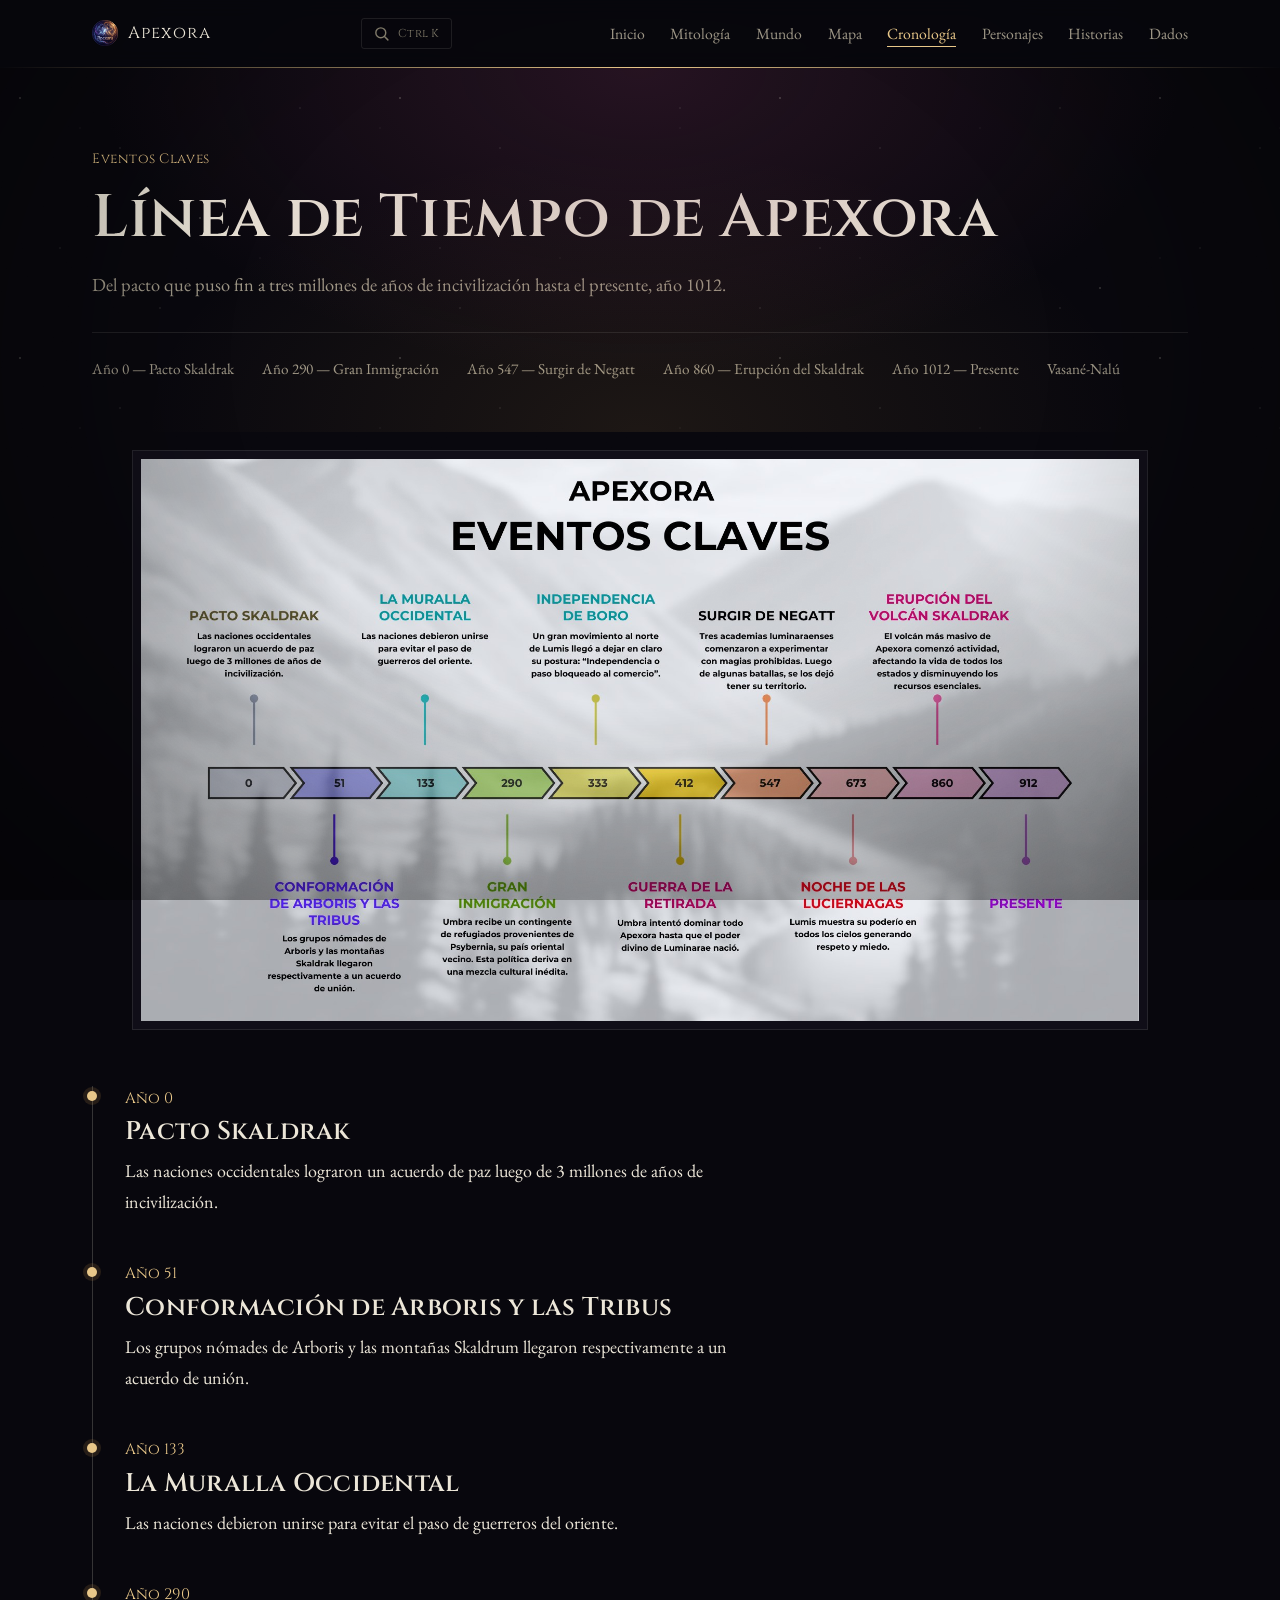
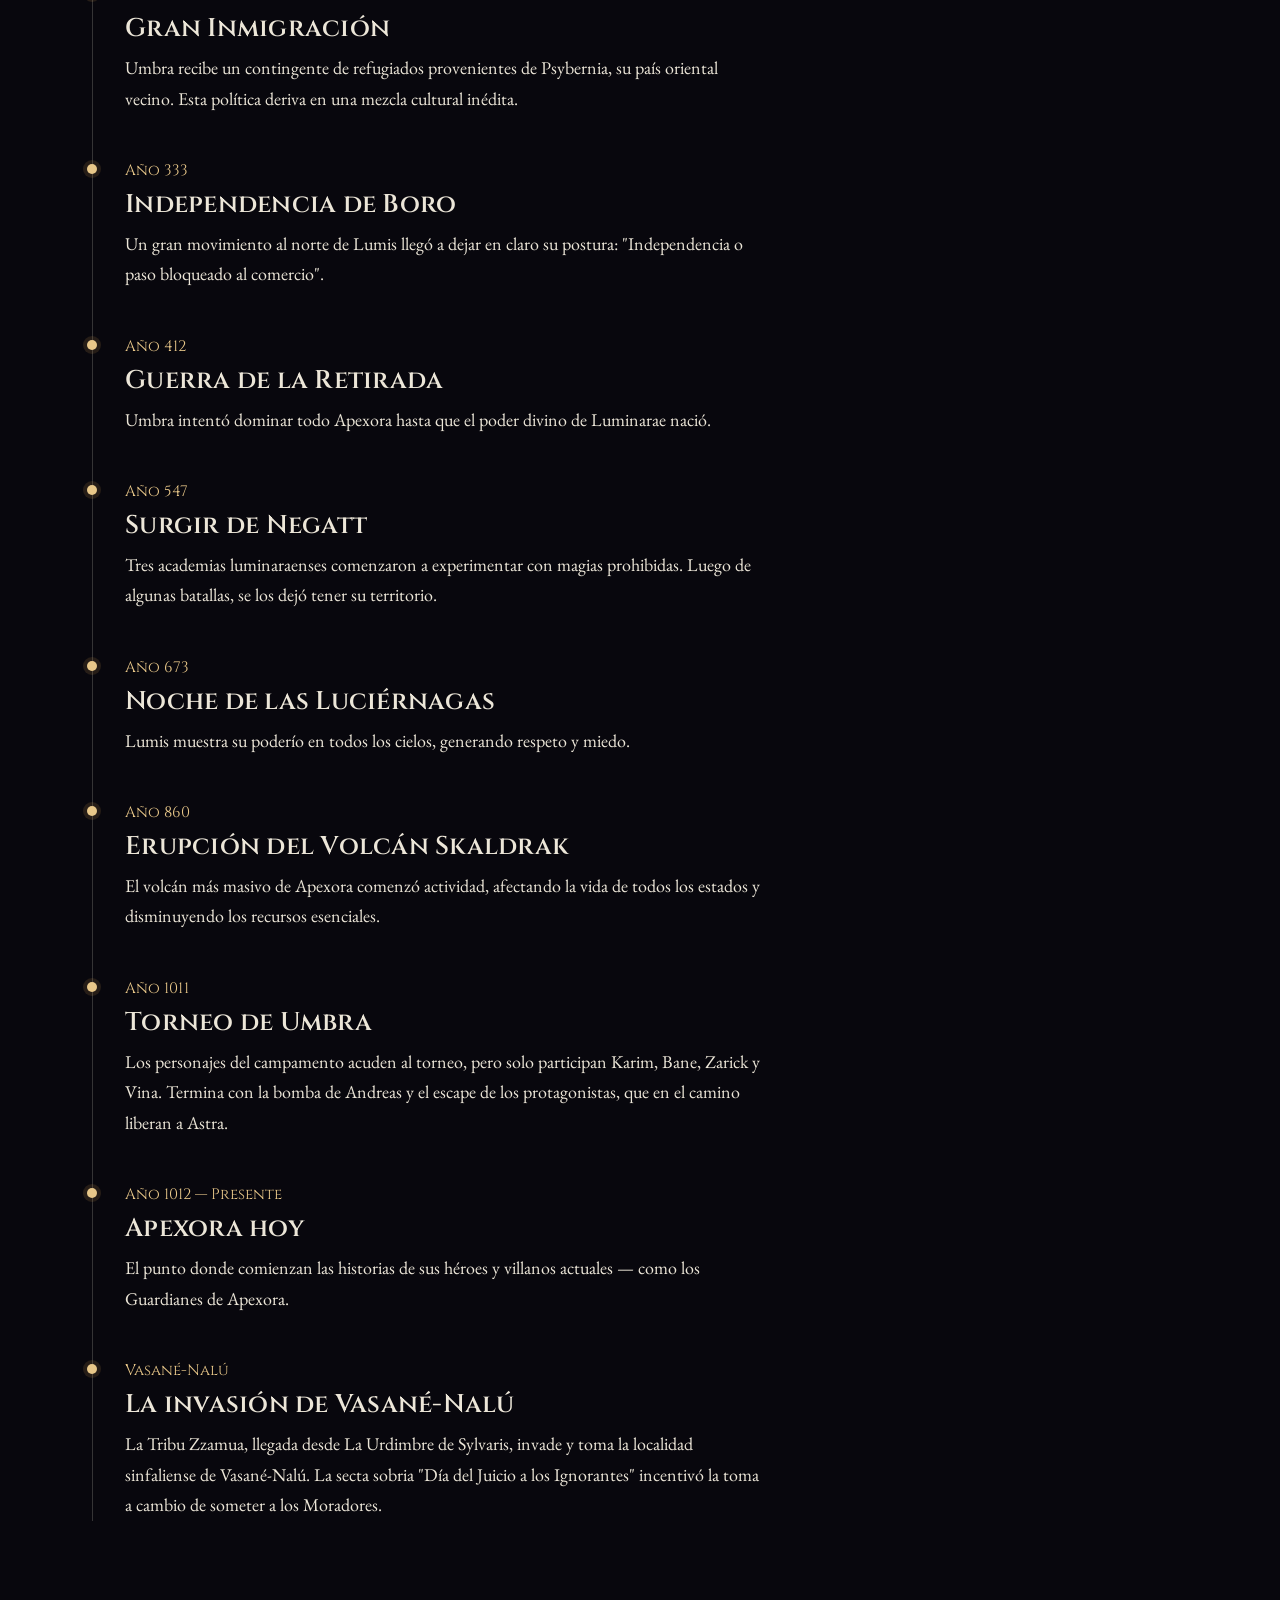
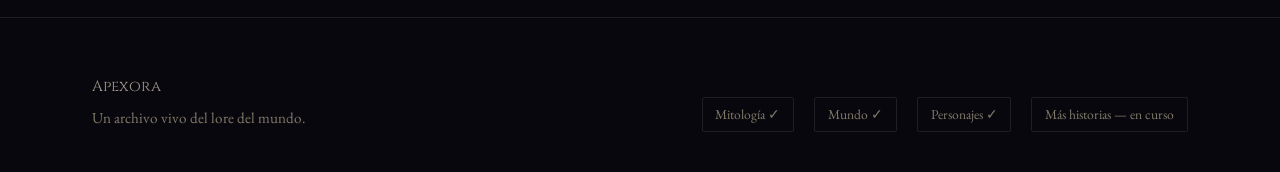
<file: linea-tiempo.html>
<!DOCTYPE html>
<html lang="es">
<head>
<meta charset="UTF-8">
<meta name="viewport" content="width=device-width, initial-scale=1.0">
<title>Línea de Tiempo — Apexora</title>
<meta name="description" content="Los eventos clave en la historia de Apexora, desde el Pacto Skaldrak hasta el presente.">
<link rel="icon" href="assets/favicon.png" type="image/png">
<link rel="stylesheet" href="css/style.css">
</head>
<body>

<nav class="nav">
  <div class="nav-inner">
    <a href="index.html" class="nav-logo">
      <img class="nav-logo-mark" src="assets/logo-96.png" alt="">
      Apexora
    </a>
    <button class="nav-search-btn" id="search-trigger" type="button" aria-label="Buscar en Apexora (Ctrl K)">
      <svg viewBox="0 0 24 24" width="17" height="17" aria-hidden="true"><circle cx="11" cy="11" r="7" fill="none" stroke="currentColor" stroke-width="2"/><line x1="21" y1="21" x2="16.2" y2="16.2" stroke="currentColor" stroke-width="2" stroke-linecap="round"/></svg>
      <span class="nav-search-kbd">Ctrl K</span>
    </button>
    <button class="nav-toggle" aria-label="Abrir menú" aria-expanded="false">&#9776;</button>
    <ul class="nav-links">
      <li><a href="index.html">Inicio</a></li>
      <li><a href="mitologia.html">Mitología</a></li>
      <li><a href="mundo.html">Mundo</a></li>
      <li><a href="mapa.html">Mapa</a></li>
      <li><a href="linea-tiempo.html" class="active">Cronología</a></li>
      <li><a href="personajes.html">Personajes</a></li>
      <li><a href="historias.html">Historias</a></li>
      <li><a href="dados.html">Dados</a></li>
    </ul>
  </div>
</nav>

<div class="search-overlay" id="search-overlay" hidden>
  <div class="search-modal" role="dialog" aria-modal="true" aria-label="Buscar en Apexora">
    <div class="search-input-row">
      <svg viewBox="0 0 24 24" width="18" height="18" aria-hidden="true"><circle cx="11" cy="11" r="7" fill="none" stroke="currentColor" stroke-width="2"/><line x1="21" y1="21" x2="16.2" y2="16.2" stroke="currentColor" stroke-width="2" stroke-linecap="round"/></svg>
      <input type="text" id="search-input" placeholder="Buscar naciones, personajes, historias..." autocomplete="off" aria-label="Buscar en Apexora">
      <kbd>Esc</kbd>
    </div>
    <ul class="search-results" id="search-results"></ul>
    <p class="search-empty hint" id="search-empty" hidden>Sin resultados. Probá con otro término.</p>
  </div>
</div>


<header class="page-header">
  <div class="starfield" aria-hidden="true"></div>
  <div class="wrap">
    <p class="eyebrow">Eventos Claves</p>
    <h1>Línea de Tiempo de Apexora</h1>
    <p class="prose" style="margin-top:1.25rem;color:var(--ink-dim);font-size:1.15rem;">Del pacto que puso fin a tres millones de años de incivilización hasta el presente, año 1012.</p>
    <nav class="toc" aria-label="Contenido de la página">
      <a href="#era-0">Año 0 — Pacto Skaldrak</a>
      <a href="#era-290">Año 290 — Gran Inmigración</a>
      <a href="#era-547">Año 547 — Surgir de Negatt</a>
      <a href="#era-860">Año 860 — Erupción del Skaldrak</a>
      <a href="#era-1012">Año 1012 — Presente</a>
      <a href="#era-vasane-nalu">Vasané-Nalú</a>
    </nav>
  </div>
</header>

<main>
<section style="padding-top:0;">
  <div class="wrap">
    <figure class="map-figure" style="margin-bottom:3.5rem;">
      <img src="assets/linea-tiempo.jpg" alt="Infografía de los eventos clave de Apexora, del año 0 al 912">
    </figure>

    <div class="timeline prose">

      <div class="timeline-item" id="era-0">
        <span class="year">Año 0</span>
        <h3>Pacto Skaldrak</h3>
        <p>Las naciones occidentales lograron un acuerdo de paz luego de 3 millones de años de incivilización.</p>
      </div>

      <div class="timeline-item">
        <span class="year">Año 51</span>
        <h3>Conformación de Arboris y las Tribus</h3>
        <p>Los grupos nómades de Arboris y las montañas Skaldrum llegaron respectivamente a un acuerdo de unión.</p>
      </div>

      <div class="timeline-item">
        <span class="year">Año 133</span>
        <h3>La Muralla Occidental</h3>
        <p>Las naciones debieron unirse para evitar el paso de guerreros del oriente.</p>
      </div>

      <div class="timeline-item" id="era-290">
        <span class="year">Año 290</span>
        <h3>Gran Inmigración</h3>
        <p>Umbra recibe un contingente de refugiados provenientes de Psybernia, su país oriental vecino. Esta política deriva en una mezcla cultural inédita.</p>
      </div>

      <div class="timeline-item">
        <span class="year">Año 333</span>
        <h3>Independencia de Boro</h3>
        <p>Un gran movimiento al norte de Lumis llegó a dejar en claro su postura: "Independencia o paso bloqueado al comercio".</p>
      </div>

      <div class="timeline-item">
        <span class="year">Año 412</span>
        <h3>Guerra de la Retirada</h3>
        <p>Umbra intentó dominar todo Apexora hasta que el poder divino de Luminarae nació.</p>
      </div>

      <div class="timeline-item" id="era-547">
        <span class="year">Año 547</span>
        <h3>Surgir de Negatt</h3>
        <p>Tres academias luminaraenses comenzaron a experimentar con magias prohibidas. Luego de algunas batallas, se los dejó tener su territorio.</p>
      </div>

      <div class="timeline-item">
        <span class="year">Año 673</span>
        <h3>Noche de las Luciérnagas</h3>
        <p>Lumis muestra su poderío en todos los cielos, generando respeto y miedo.</p>
      </div>

      <div class="timeline-item" id="era-860">
        <span class="year">Año 860</span>
        <h3>Erupción del Volcán Skaldrak</h3>
        <p>El volcán más masivo de Apexora comenzó actividad, afectando la vida de todos los estados y disminuyendo los recursos esenciales.</p>
      </div>

      <div class="timeline-item" id="era-1011">
        <span class="year">Año 1011</span>
        <h3>Torneo de Umbra</h3>
        <p>Los personajes del campamento acuden al torneo, pero solo participan Karim, Bane, Zarick y Vina. Termina con la bomba de Andreas y el escape de los protagonistas, que en el camino liberan a Astra.</p>
      </div>

      <div class="timeline-item" id="era-1012">
        <span class="year">Año 1012 — Presente</span>
        <h3>Apexora hoy</h3>
        <p>El punto donde comienzan las historias de sus héroes y villanos actuales — como los Guardianes de Apexora.</p>
      </div>

      <div class="timeline-item" id="era-vasane-nalu">
        <span class="year">Vasané-Nalú</span>
        <h3>La invasión de Vasané-Nalú</h3>
        <p>La Tribu Zzamua, llegada desde La Urdimbre de Sylvaris, invade y toma la localidad sinfaliense de Vasané-Nalú. La secta sobria "Día del Juicio a los Ignorantes" incentivó la toma a cambio de someter a los Moradores.</p>
      </div>

    </div>
  </div>
</section>
</main>

<footer>
  <div class="wrap footer-inner">
    <div>
      <div class="f-title">Apexora</div>
      <div>Un archivo vivo del lore del mundo.</div>
    </div>
    <ul class="roadmap">
      <li>Mitología ✓</li>
      <li>Mundo ✓</li>
      <li>Personajes ✓</li>
      <li>Más historias — en curso</li>
    </ul>
  </div>
</footer>

<script src="js/main.js"></script>
<script src="js/search-data.js"></script>
<script src="js/search.js"></script>
</body>
</html>
</file>
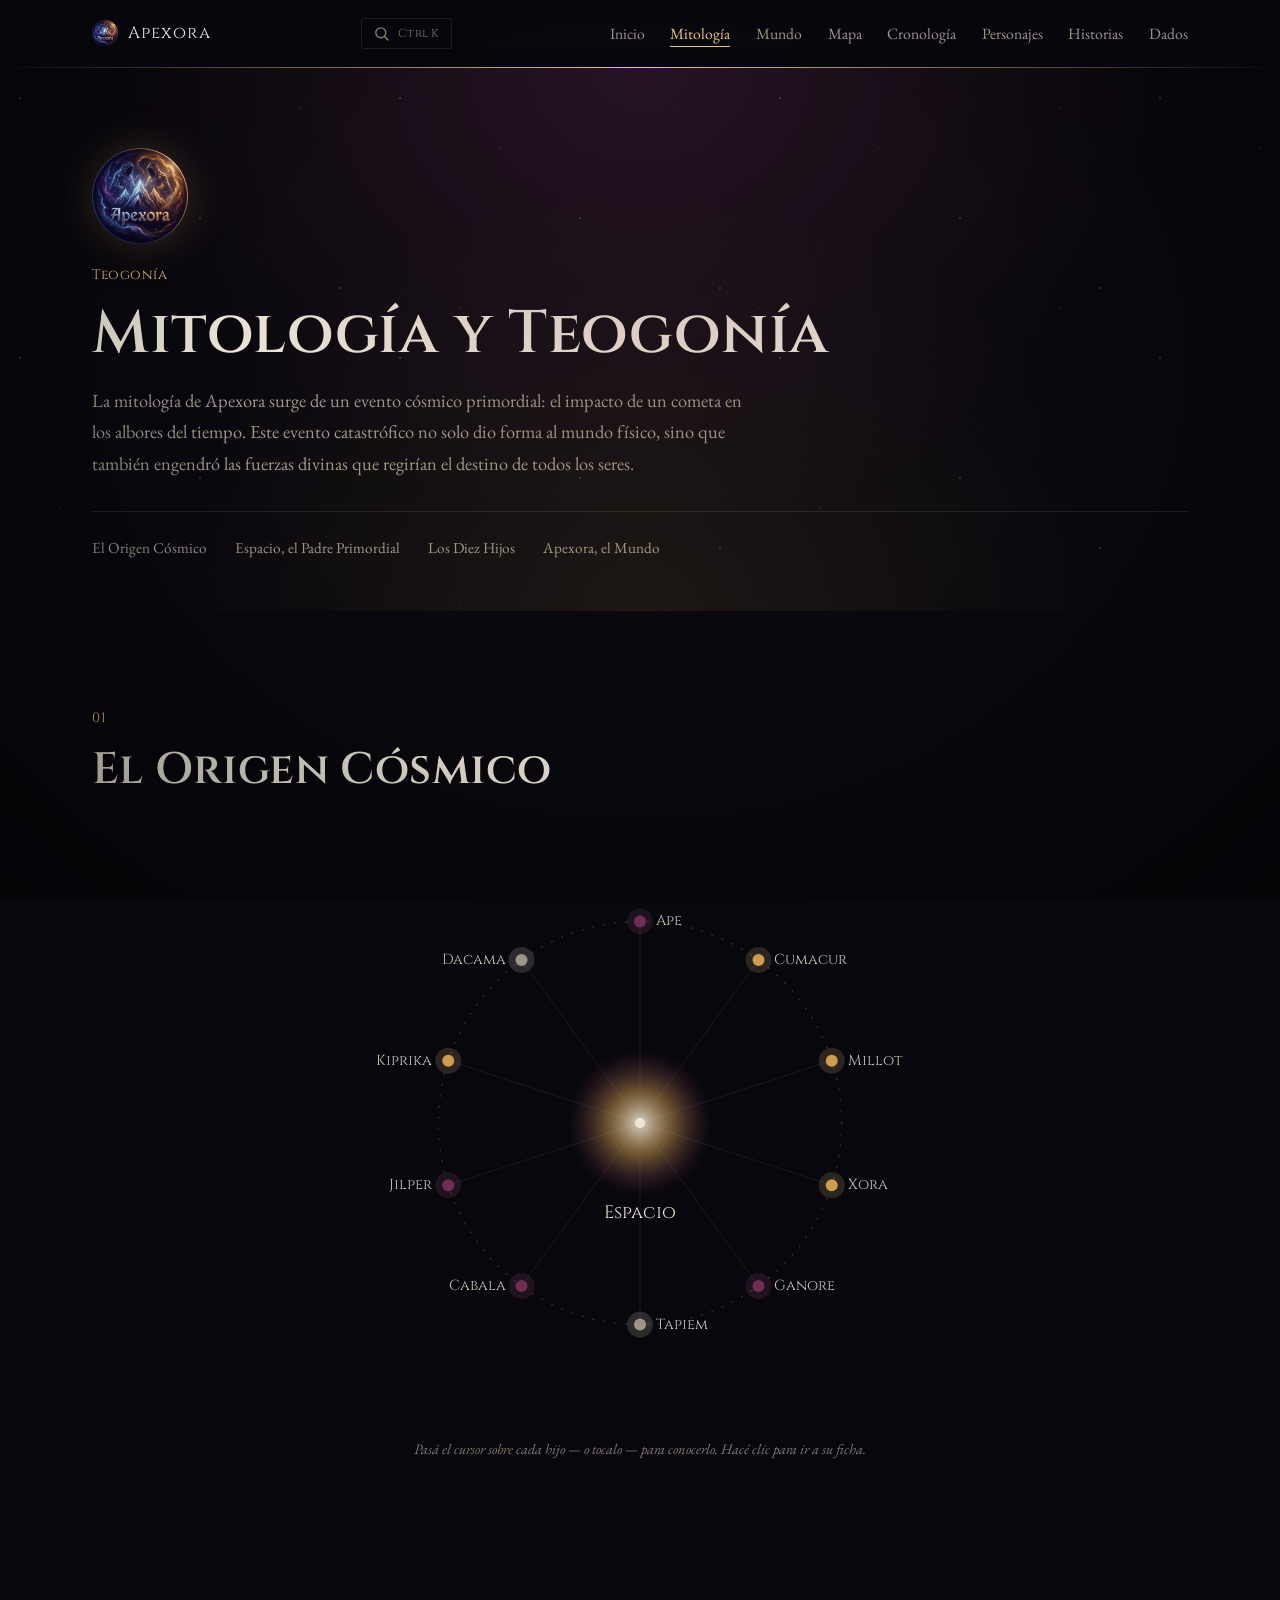
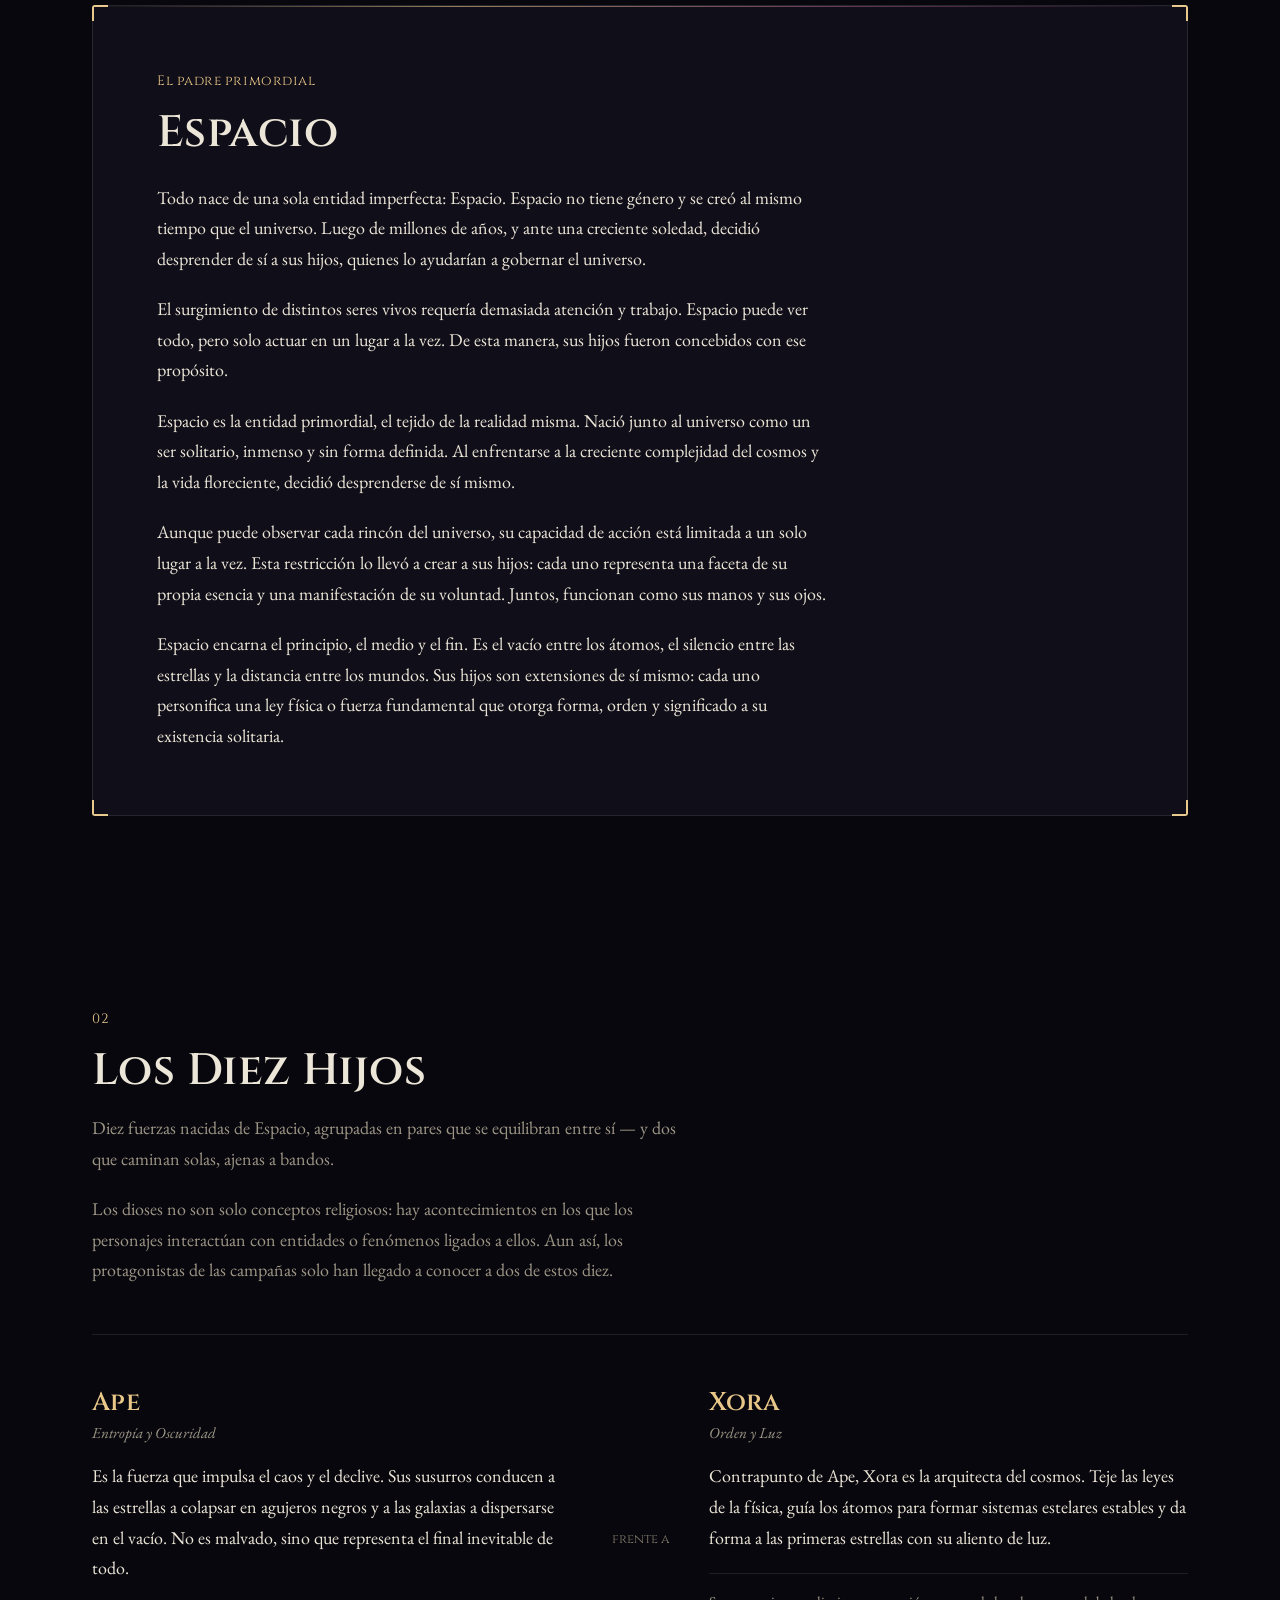
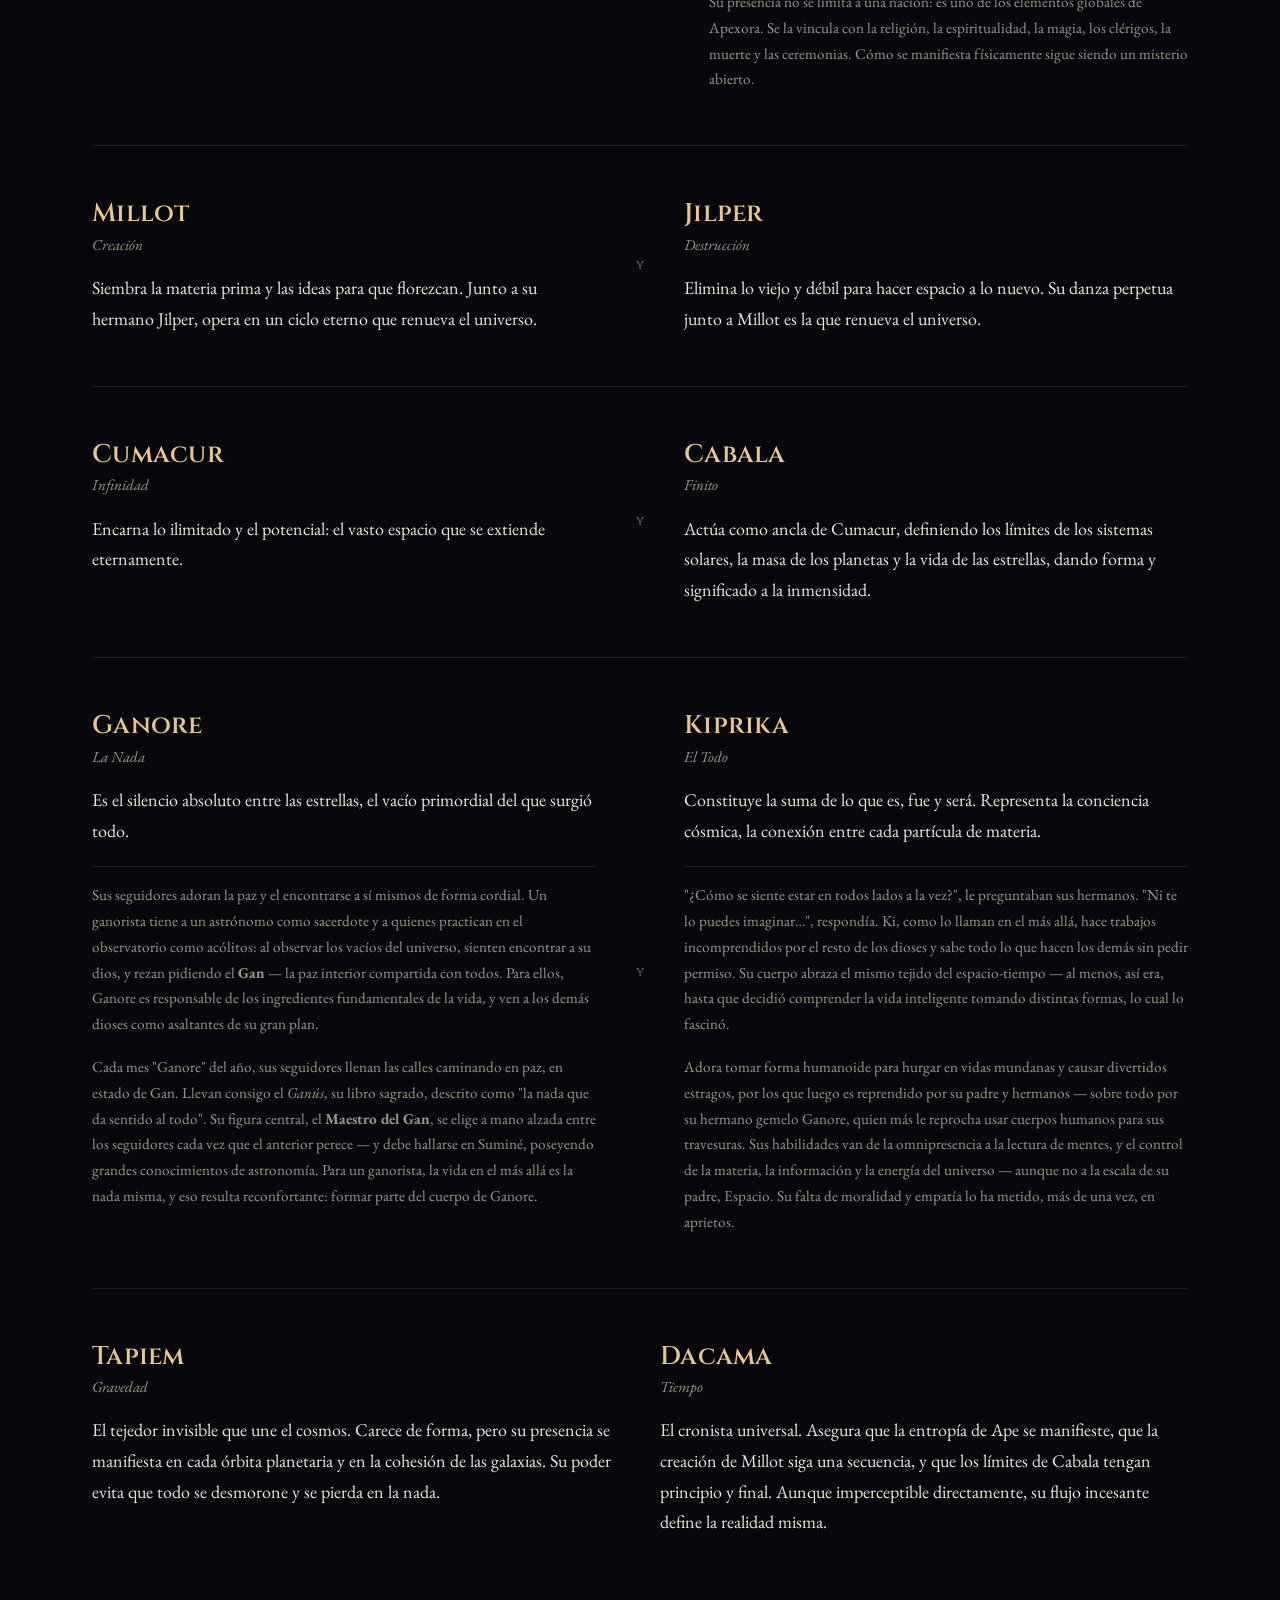
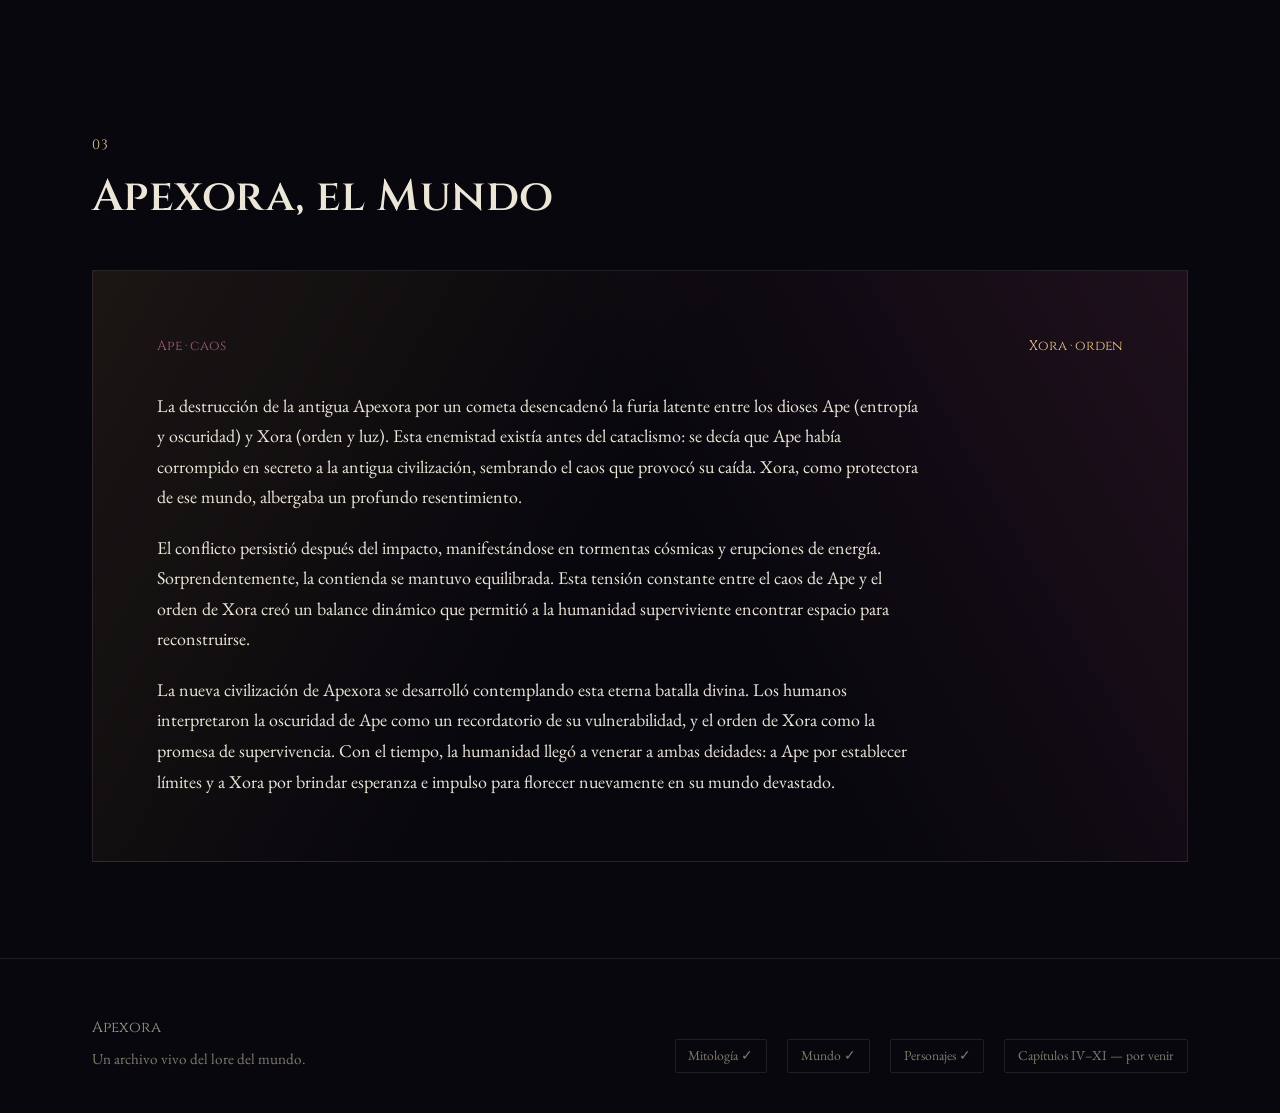
<file: mitologia.html>
<!DOCTYPE html>
<html lang="es">
<head>
<meta charset="UTF-8">
<meta name="viewport" content="width=device-width, initial-scale=1.0">
<title>Mitología y Teogonía — Apexora</title>
<meta name="description" content="El origen cósmico de Apexora: Espacio, sus diez hijos, y la eterna disputa entre Ape y Xora.">
<link rel="icon" href="assets/favicon.png" type="image/png">
<link rel="stylesheet" href="css/style.css">
</head>
<body>

<nav class="nav">
  <div class="nav-inner">
    <a href="index.html" class="nav-logo">
      <img class="nav-logo-mark" src="assets/logo-96.png" alt="">
      Apexora
    </a>
    <button class="nav-search-btn" id="search-trigger" type="button" aria-label="Buscar en Apexora (Ctrl K)">
      <svg viewBox="0 0 24 24" width="17" height="17" aria-hidden="true"><circle cx="11" cy="11" r="7" fill="none" stroke="currentColor" stroke-width="2"/><line x1="21" y1="21" x2="16.2" y2="16.2" stroke="currentColor" stroke-width="2" stroke-linecap="round"/></svg>
      <span class="nav-search-kbd">Ctrl K</span>
    </button>
    <button class="nav-toggle" aria-label="Abrir menú" aria-expanded="false">&#9776;</button>
    <ul class="nav-links">
      <li><a href="index.html">Inicio</a></li>
      <li><a href="mitologia.html" class="active">Mitología</a></li>
      <li><a href="mundo.html">Mundo</a></li>
      <li><a href="mapa.html">Mapa</a></li>
      <li><a href="linea-tiempo.html">Cronología</a></li>
      <li><a href="personajes.html">Personajes</a></li>
      <li><a href="historias.html">Historias</a></li>
      <li><a href="dados.html">Dados</a></li>
    </ul>
  </div>
</nav>

<div class="search-overlay" id="search-overlay" hidden>
  <div class="search-modal" role="dialog" aria-modal="true" aria-label="Buscar en Apexora">
    <div class="search-input-row">
      <svg viewBox="0 0 24 24" width="18" height="18" aria-hidden="true"><circle cx="11" cy="11" r="7" fill="none" stroke="currentColor" stroke-width="2"/><line x1="21" y1="21" x2="16.2" y2="16.2" stroke="currentColor" stroke-width="2" stroke-linecap="round"/></svg>
      <input type="text" id="search-input" placeholder="Buscar naciones, personajes, historias..." autocomplete="off" aria-label="Buscar en Apexora">
      <kbd>Esc</kbd>
    </div>
    <ul class="search-results" id="search-results"></ul>
    <p class="search-empty hint" id="search-empty" hidden>Sin resultados. Probá con otro término.</p>
  </div>
</div>


<header class="page-header">
  <div class="starfield" aria-hidden="true"></div>
  <div class="wrap">
    <img class="page-emblem" src="assets/logo-360.png" alt="Emblema de Apexora">
    <p class="eyebrow">Teogonía</p>
    <h1>Mitología y Teogonía</h1>
    <p class="prose" style="margin-top:1.25rem;color:var(--ink-dim);font-size:1.15rem;">
      La mitología de Apexora surge de un evento cósmico primordial: el impacto de un cometa en los albores del tiempo. Este evento catastrófico no solo dio forma al mundo físico, sino que también engendró las fuerzas divinas que regirían el destino de todos los seres.
    </p>
    <nav class="toc" aria-label="Contenido de la página">
      <a href="#origen">El Origen Cósmico</a>
      <a href="#espacio">Espacio, el Padre Primordial</a>
      <a href="#los-diez">Los Diez Hijos</a>
      <a href="#apexora">Apexora, el Mundo</a>
    </nav>
  </div>
</header>

<main>

<section id="origen">
  <div class="wrap">
    <div class="section-head">
      <p class="eyebrow">01</p>
      <h2>El Origen Cósmico</h2>
    </div>
    <div class="orbit-wrap">
      <div id="mito-orbit"></div>
      <div class="orbit-caption" id="mito-orbit-caption">
        <p class="hint">Pasá el cursor sobre cada hijo — o tocalo — para conocerlo. Hacé clic para ir a su ficha.</p>
      </div>
    </div>
  </div>
</section>

<section id="espacio" style="padding-top:0;">
  <div class="wrap">
    <div class="panel">
      <p class="eyebrow">El padre primordial</p>
      <h2 style="margin-top:0.5rem;">Espacio</h2>
      <div class="prose" style="margin-top:1.5rem;">
        <p>Todo nace de una sola entidad imperfecta: Espacio. Espacio no tiene género y se creó al mismo tiempo que el universo. Luego de millones de años, y ante una creciente soledad, decidió desprender de sí a sus hijos, quienes lo ayudarían a gobernar el universo.</p>
        <p>El surgimiento de distintos seres vivos requería demasiada atención y trabajo. Espacio puede ver todo, pero solo actuar en un lugar a la vez. De esta manera, sus hijos fueron concebidos con ese propósito.</p>
        <p>Espacio es la entidad primordial, el tejido de la realidad misma. Nació junto al universo como un ser solitario, inmenso y sin forma definida. Al enfrentarse a la creciente complejidad del cosmos y la vida floreciente, decidió desprenderse de sí mismo.</p>
        <p>Aunque puede observar cada rincón del universo, su capacidad de acción está limitada a un solo lugar a la vez. Esta restricción lo llevó a crear a sus hijos: cada uno representa una faceta de su propia esencia y una manifestación de su voluntad. Juntos, funcionan como sus manos y sus ojos.</p>
        <p>Espacio encarna el principio, el medio y el fin. Es el vacío entre los átomos, el silencio entre las estrellas y la distancia entre los mundos. Sus hijos son extensiones de sí mismo: cada uno personifica una ley física o fuerza fundamental que otorga forma, orden y significado a su existencia solitaria.</p>
      </div>
    </div>
  </div>
</section>

<section id="los-diez">
  <div class="wrap">
    <div class="section-head">
      <p class="eyebrow">02</p>
      <h2>Los Diez Hijos</h2>
      <p style="margin-top:1rem;color:var(--ink-dim);">Diez fuerzas nacidas de Espacio, agrupadas en pares que se equilibran entre sí — y dos que caminan solas, ajenas a bandos.</p>
      <p style="margin-top:0.75rem;color:var(--ink-dim);">Los dioses no son solo conceptos religiosos: hay acontecimientos en los que los personajes interactúan con entidades o fenómenos ligados a ellos. Aun así, los protagonistas de las campañas solo han llegado a conocer a dos de estos diez.</p>
    </div>

    <div class="pair">
      <article class="deity" id="deidad-ape">
        <h3>Ape</h3>
        <span class="epithet">Entropía y Oscuridad</span>
        <p>Es la fuerza que impulsa el caos y el declive. Sus susurros conducen a las estrellas a colapsar en agujeros negros y a las galaxias a dispersarse en el vacío. No es malvado, sino que representa el final inevitable de todo.</p>
      </article>
      <div class="pair-vs">frente a</div>
      <article class="deity" id="deidad-xora">
        <h3>Xora</h3>
        <span class="epithet">Orden y Luz</span>
        <p>Contrapunto de Ape, Xora es la arquitecta del cosmos. Teje las leyes de la física, guía los átomos para formar sistemas estelares estables y da forma a las primeras estrellas con su aliento de luz.</p>
        <div style="margin-top:1rem;padding-top:1rem;border-top:1px solid var(--line);">
          <p style="color:var(--ink-dim);font-size:0.95rem;">Su presencia no se limita a una nación: es uno de los elementos globales de Apexora. Se la vincula con la religión, la espiritualidad, la magia, los clérigos, la muerte y las ceremonias. Cómo se manifiesta físicamente sigue siendo un misterio abierto.</p>
        </div>
      </article>
    </div>

    <div class="pair">
      <article class="deity" id="deidad-millot">
        <h3>Millot</h3>
        <span class="epithet">Creación</span>
        <p>Siembra la materia prima y las ideas para que florezcan. Junto a su hermano Jilper, opera en un ciclo eterno que renueva el universo.</p>
      </article>
      <div class="pair-vs">y</div>
      <article class="deity" id="deidad-jilper">
        <h3>Jilper</h3>
        <span class="epithet">Destrucción</span>
        <p>Elimina lo viejo y débil para hacer espacio a lo nuevo. Su danza perpetua junto a Millot es la que renueva el universo.</p>
      </article>
    </div>

    <div class="pair">
      <article class="deity" id="deidad-cumacur">
        <h3>Cumacur</h3>
        <span class="epithet">Infinidad</span>
        <p>Encarna lo ilimitado y el potencial: el vasto espacio que se extiende eternamente.</p>
      </article>
      <div class="pair-vs">y</div>
      <article class="deity" id="deidad-cabala">
        <h3>Cabala</h3>
        <span class="epithet">Finito</span>
        <p>Actúa como ancla de Cumacur, definiendo los límites de los sistemas solares, la masa de los planetas y la vida de las estrellas, dando forma y significado a la inmensidad.</p>
      </article>
    </div>

    <div class="pair">
      <article class="deity" id="deidad-ganore">
        <h3>Ganore</h3>
        <span class="epithet">La Nada</span>
        <p>Es el silencio absoluto entre las estrellas, el vacío primordial del que surgió todo.</p>
        <div id="religion-ganore" style="margin-top:1rem;padding-top:1rem;border-top:1px solid var(--line);">
          <p style="color:var(--ink-dim);font-size:0.95rem;">Sus seguidores adoran la paz y el encontrarse a sí mismos de forma cordial. Un ganorista tiene a un astrónomo como sacerdote y a quienes practican en el observatorio como acólitos: al observar los vacíos del universo, sienten encontrar a su dios, y rezan pidiendo el <strong>Gan</strong> — la paz interior compartida con todos. Para ellos, Ganore es responsable de los ingredientes fundamentales de la vida, y ven a los demás dioses como asaltantes de su gran plan.</p>
          <p style="color:var(--ink-dim);font-size:0.95rem;margin-top:0.75rem;">Cada mes "Ganore" del año, sus seguidores llenan las calles caminando en paz, en estado de Gan. Llevan consigo el <em>Ganús</em>, su libro sagrado, descrito como "la nada que da sentido al todo". Su figura central, el <strong>Maestro del Gan</strong>, se elige a mano alzada entre los seguidores cada vez que el anterior perece — y debe hallarse en Suminé, poseyendo grandes conocimientos de astronomía. Para un ganorista, la vida en el más allá es la nada misma, y eso resulta reconfortante: formar parte del cuerpo de Ganore.</p>
        </div>
      </article>
      <div class="pair-vs">y</div>
      <article class="deity" id="deidad-kiprika">
        <h3>Kiprika</h3>
        <span class="epithet">El Todo</span>
        <p>Constituye la suma de lo que es, fue y será. Representa la conciencia cósmica, la conexión entre cada partícula de materia.</p>
        <div style="margin-top:1rem;padding-top:1rem;border-top:1px solid var(--line);">
          <p style="color:var(--ink-dim);font-size:0.95rem;">"¿Cómo se siente estar en todos lados a la vez?", le preguntaban sus hermanos. "Ni te lo puedes imaginar…", respondía. Ki, como lo llaman en el más allá, hace trabajos incomprendidos por el resto de los dioses y sabe todo lo que hacen los demás sin pedir permiso. Su cuerpo abraza el mismo tejido del espacio-tiempo — al menos, así era, hasta que decidió comprender la vida inteligente tomando distintas formas, lo cual lo fascinó.</p>
          <p style="color:var(--ink-dim);font-size:0.95rem;margin-top:0.75rem;">Adora tomar forma humanoide para hurgar en vidas mundanas y causar divertidos estragos, por los que luego es reprendido por su padre y hermanos — sobre todo por su hermano gemelo Ganore, quien más le reprocha usar cuerpos humanos para sus travesuras. Sus habilidades van de la omnipresencia a la lectura de mentes, y el control de la materia, la información y la energía del universo — aunque no a la escala de su padre, Espacio. Su falta de moralidad y empatía lo ha metido, más de una vez, en aprietos.</p>
        </div>
      </article>
    </div>

    <div class="solo-deities">
      <article class="deity" id="deidad-tapiem">
        <h3>Tapiem</h3>
        <span class="epithet">Gravedad</span>
        <p>El tejedor invisible que une el cosmos. Carece de forma, pero su presencia se manifiesta en cada órbita planetaria y en la cohesión de las galaxias. Su poder evita que todo se desmorone y se pierda en la nada.</p>
      </article>
      <article class="deity" id="deidad-dacama">
        <h3>Dacama</h3>
        <span class="epithet">Tiempo</span>
        <p>El cronista universal. Asegura que la entropía de Ape se manifieste, que la creación de Millot siga una secuencia, y que los límites de Cabala tengan principio y final. Aunque imperceptible directamente, su flujo incesante define la realidad misma.</p>
      </article>
    </div>
  </div>
</section>

<section id="apexora">
  <div class="wrap">
    <div class="section-head">
      <p class="eyebrow">03</p>
      <h2>Apexora, el Mundo</h2>
    </div>
    <div class="duality">
      <div class="duality-labels">
        <span class="dark">Ape · caos</span>
        <span class="light">Xora · orden</span>
      </div>
      <div class="prose" style="max-width:48rem;">
        <p>La destrucción de la antigua Apexora por un cometa desencadenó la furia latente entre los dioses Ape (entropía y oscuridad) y Xora (orden y luz). Esta enemistad existía antes del cataclismo: se decía que Ape había corrompido en secreto a la antigua civilización, sembrando el caos que provocó su caída. Xora, como protectora de ese mundo, albergaba un profundo resentimiento.</p>
        <p>El conflicto persistió después del impacto, manifestándose en tormentas cósmicas y erupciones de energía. Sorprendentemente, la contienda se mantuvo equilibrada. Esta tensión constante entre el caos de Ape y el orden de Xora creó un balance dinámico que permitió a la humanidad superviviente encontrar espacio para reconstruirse.</p>
        <p>La nueva civilización de Apexora se desarrolló contemplando esta eterna batalla divina. Los humanos interpretaron la oscuridad de Ape como un recordatorio de su vulnerabilidad, y el orden de Xora como la promesa de supervivencia. Con el tiempo, la humanidad llegó a venerar a ambas deidades: a Ape por establecer límites y a Xora por brindar esperanza e impulso para florecer nuevamente en su mundo devastado.</p>
      </div>
    </div>
  </div>
</section>

</main>

<footer>
  <div class="wrap footer-inner">
    <div>
      <div class="f-title">Apexora</div>
      <div>Un archivo vivo del lore del mundo.</div>
    </div>
    <ul class="roadmap">
      <li>Mitología ✓</li>
      <li>Mundo ✓</li>
      <li>Personajes ✓</li>
      <li>Capítulos IV–XI — por venir</li>
    </ul>
  </div>
</footer>

<script src="js/orbit.js"></script>
<script src="js/main.js"></script>
<script>
  buildOrbit("mito-orbit", { interactive: true, size: 560 });
</script>
<script src="js/search-data.js"></script>
<script src="js/search.js"></script>
</body>
</html>
</file>
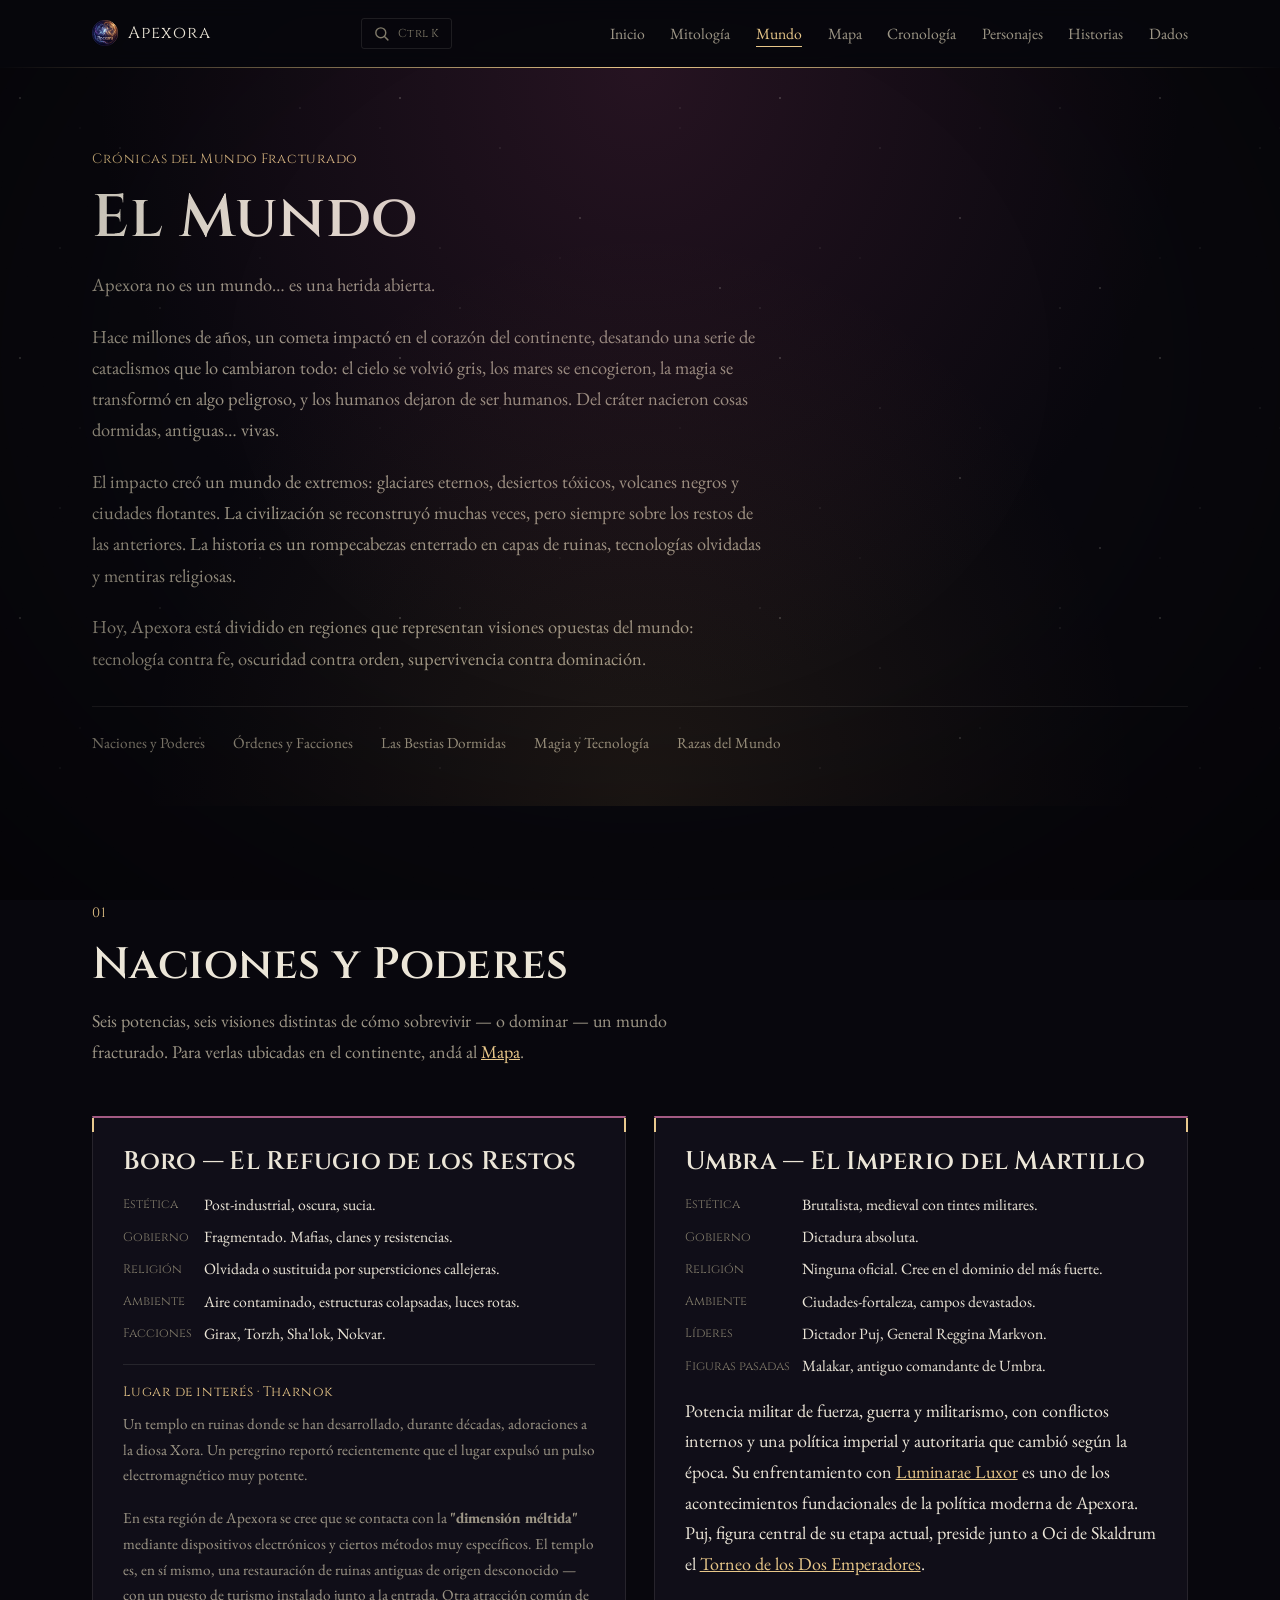
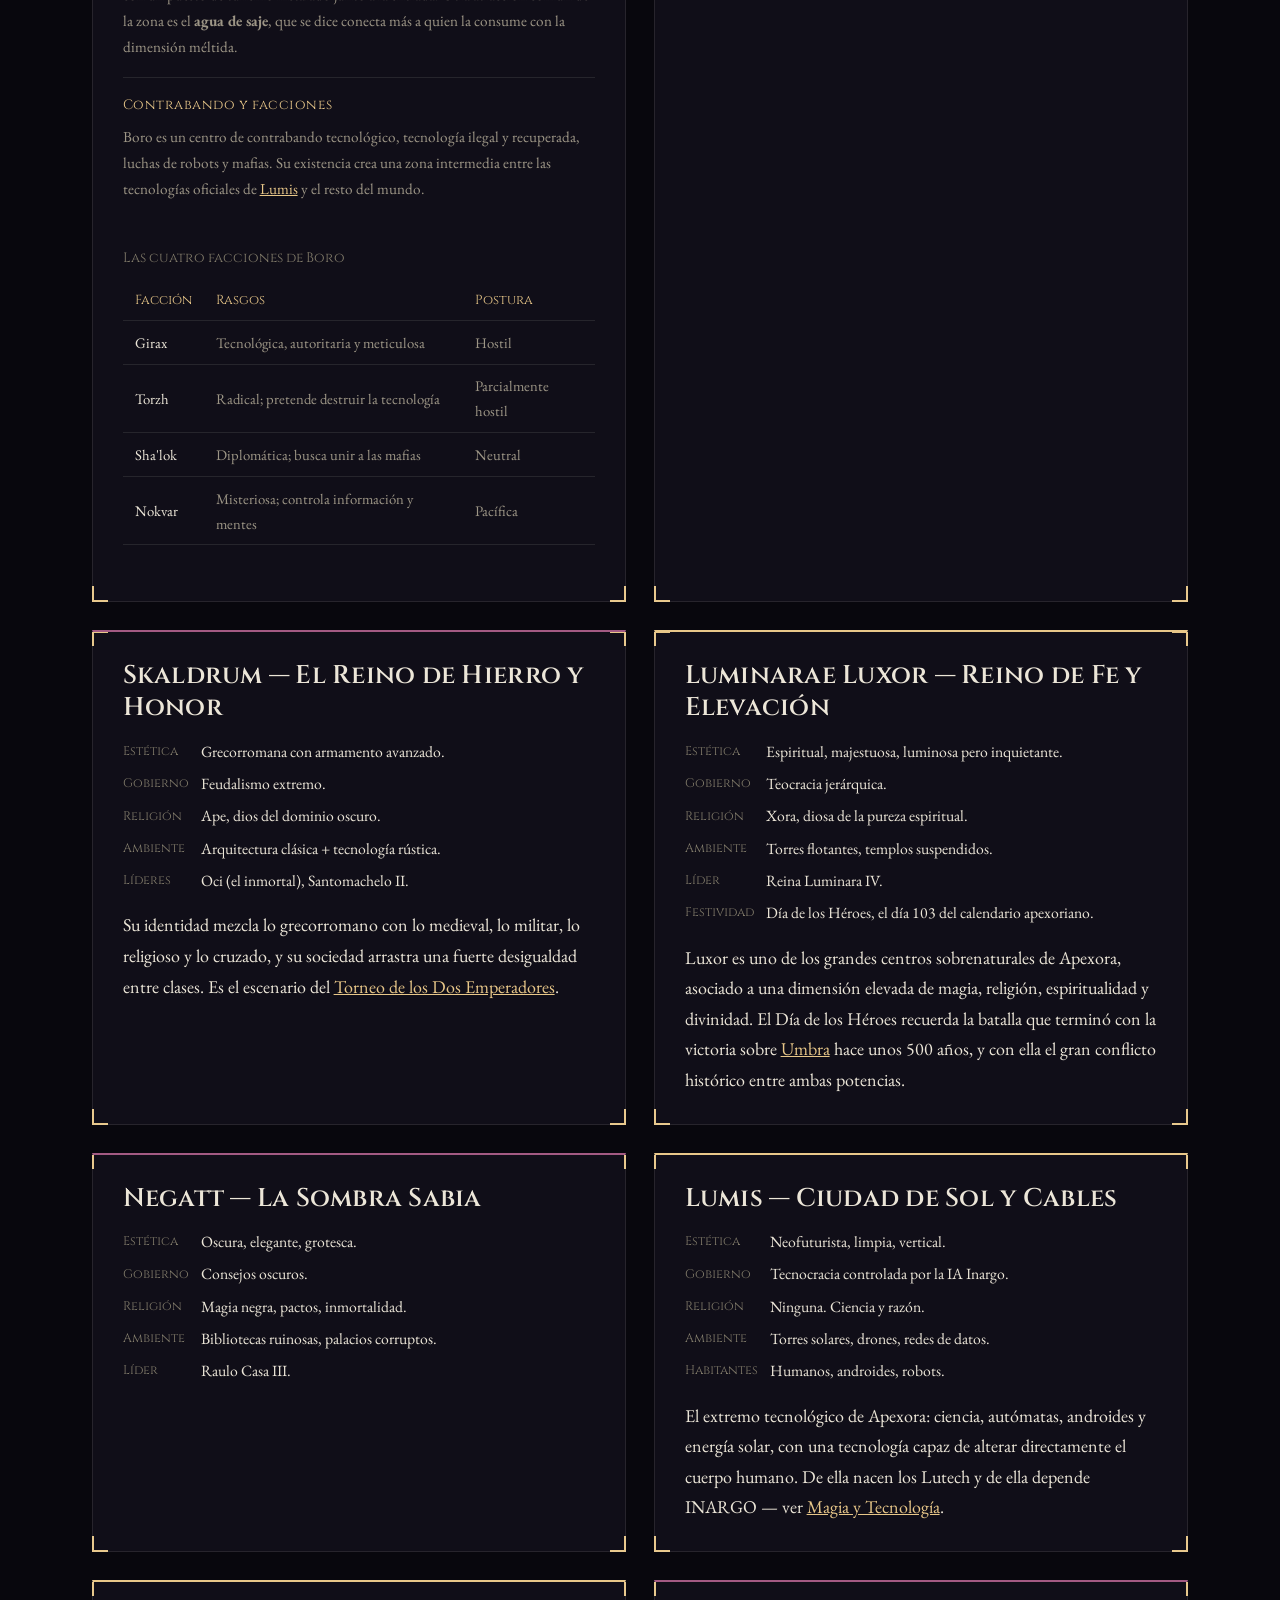
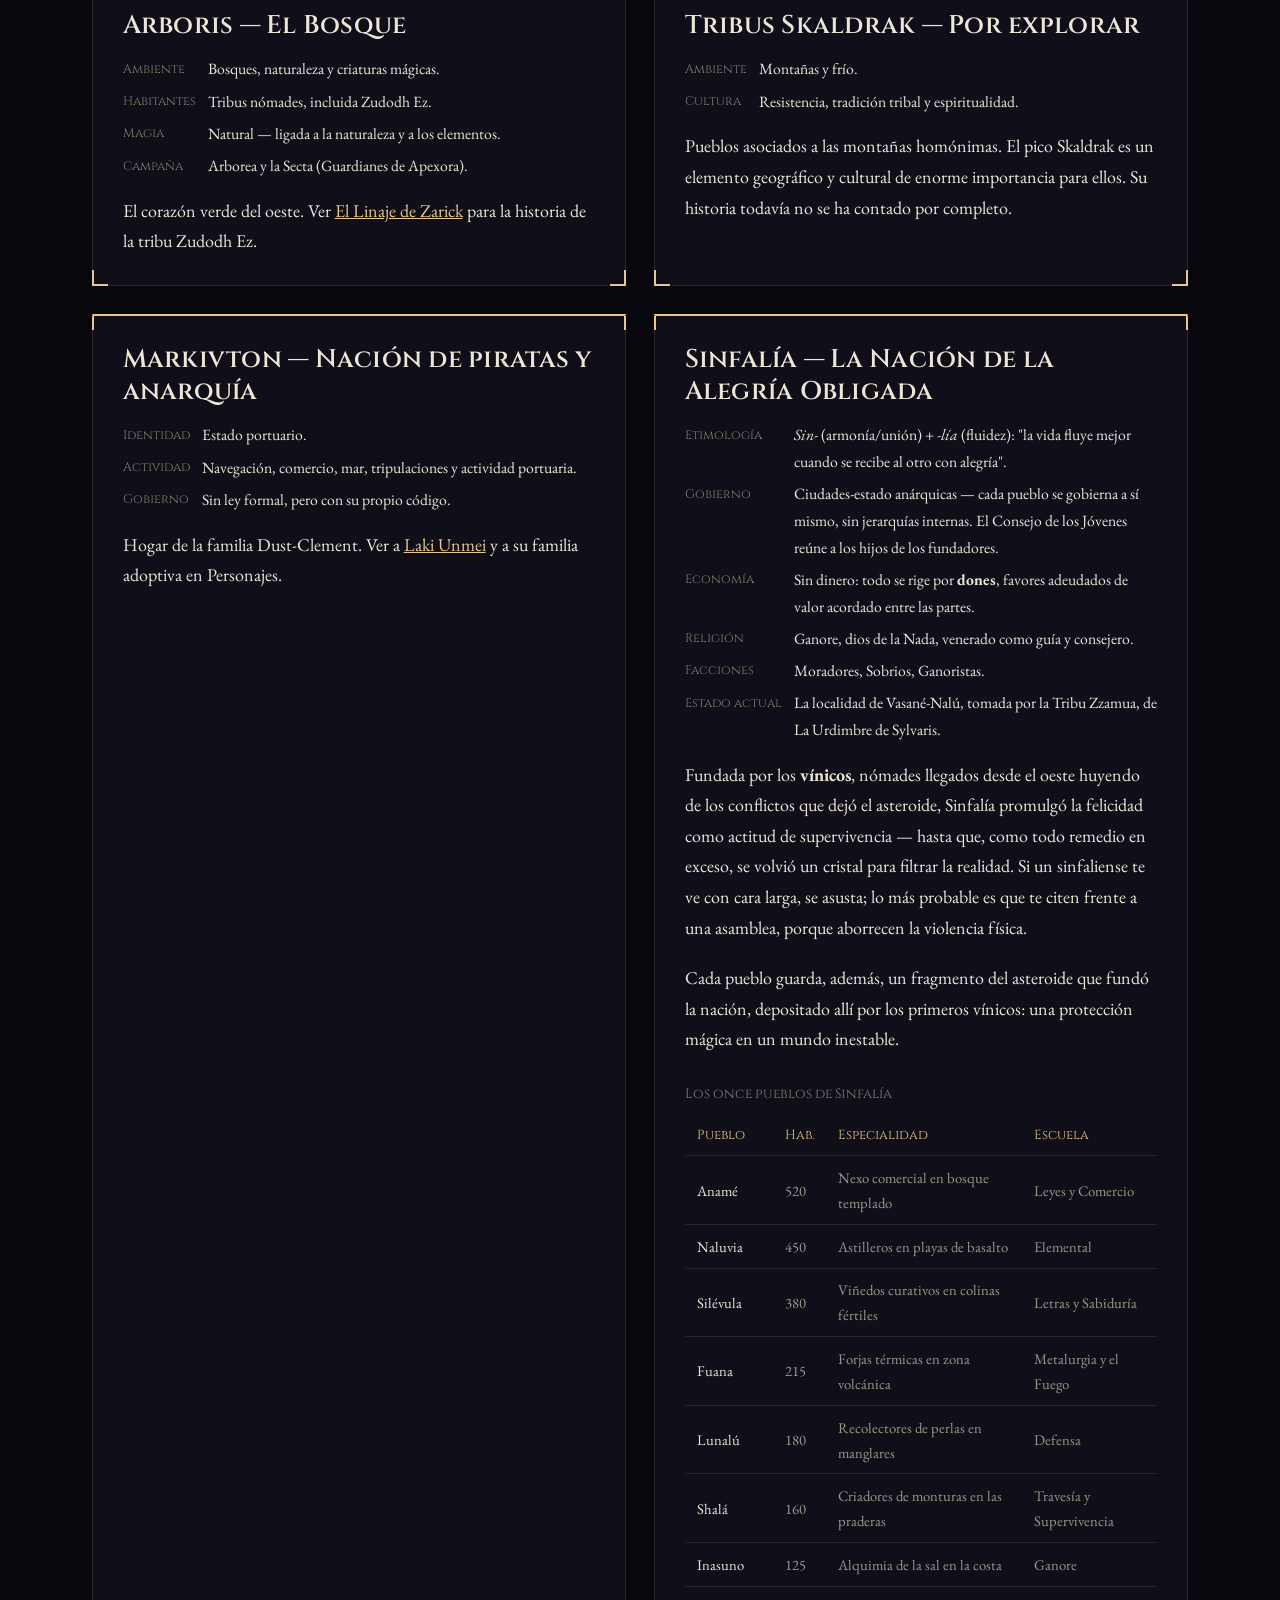
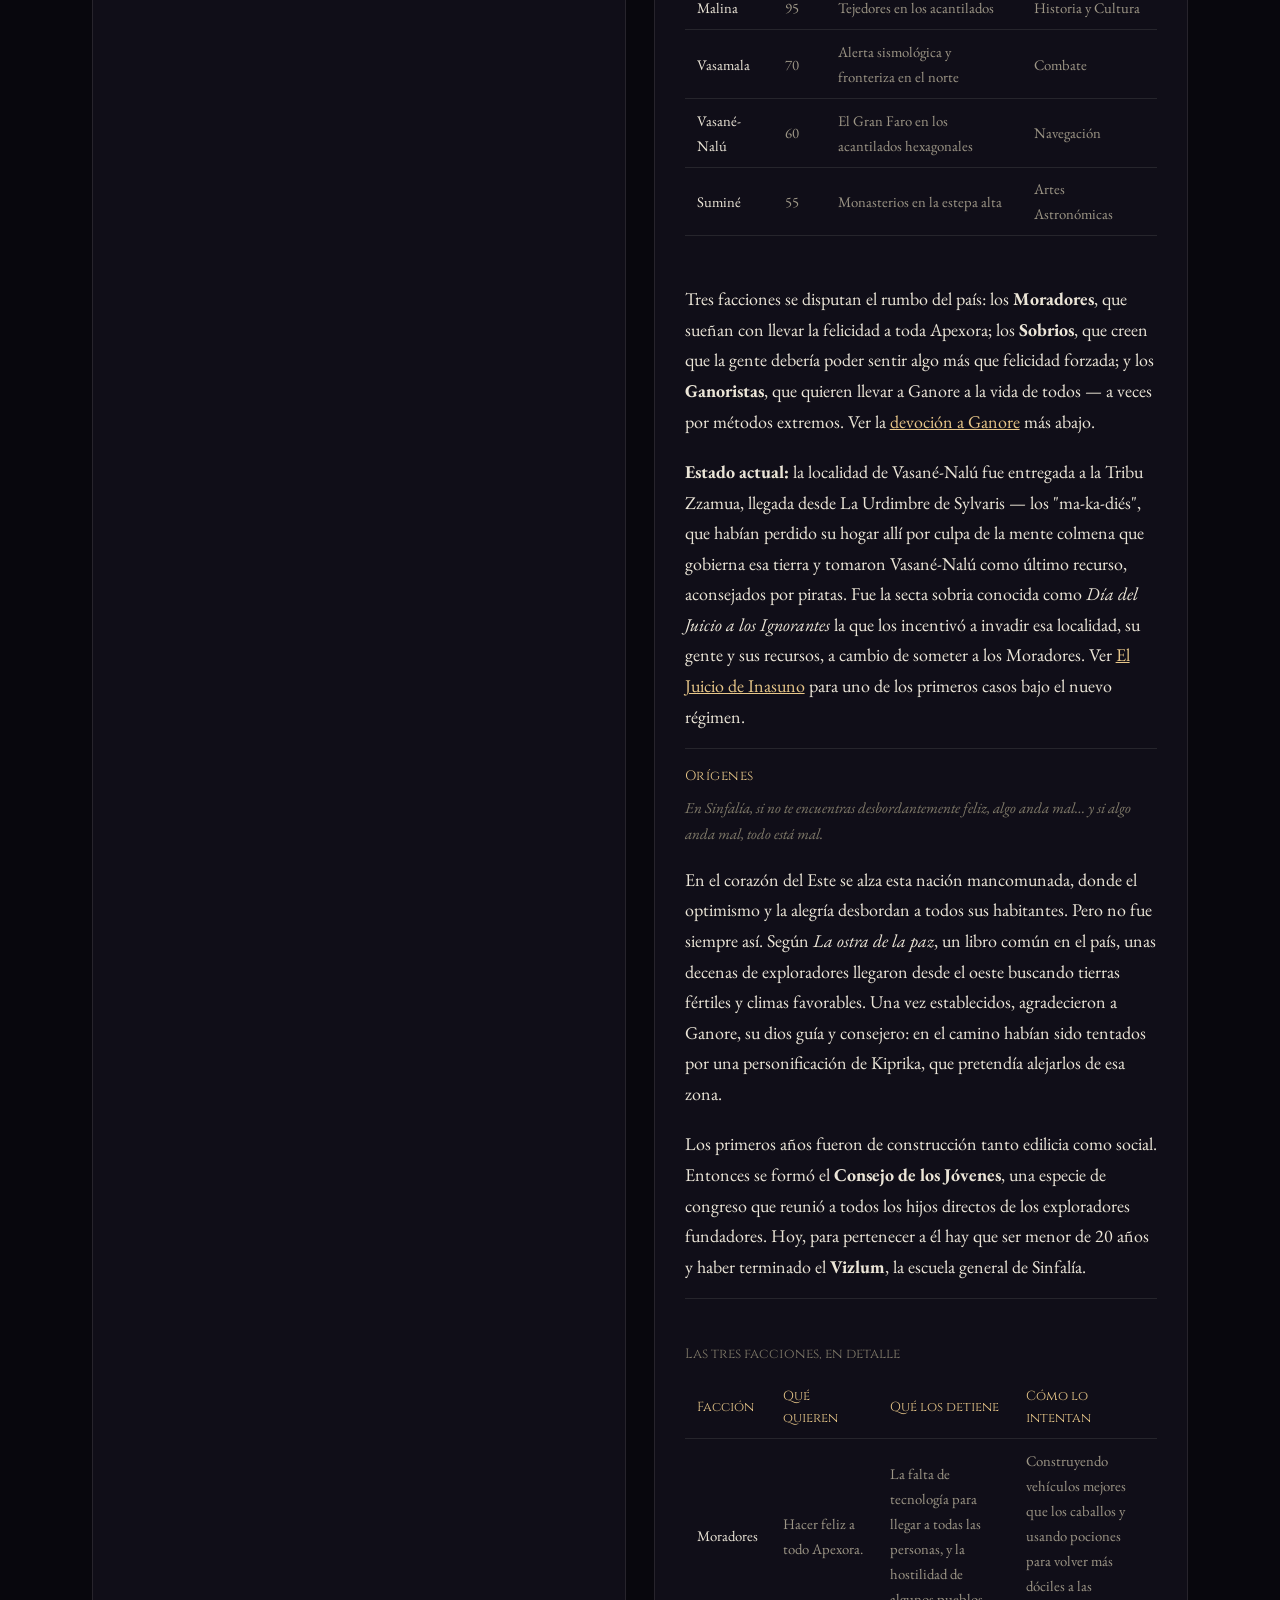
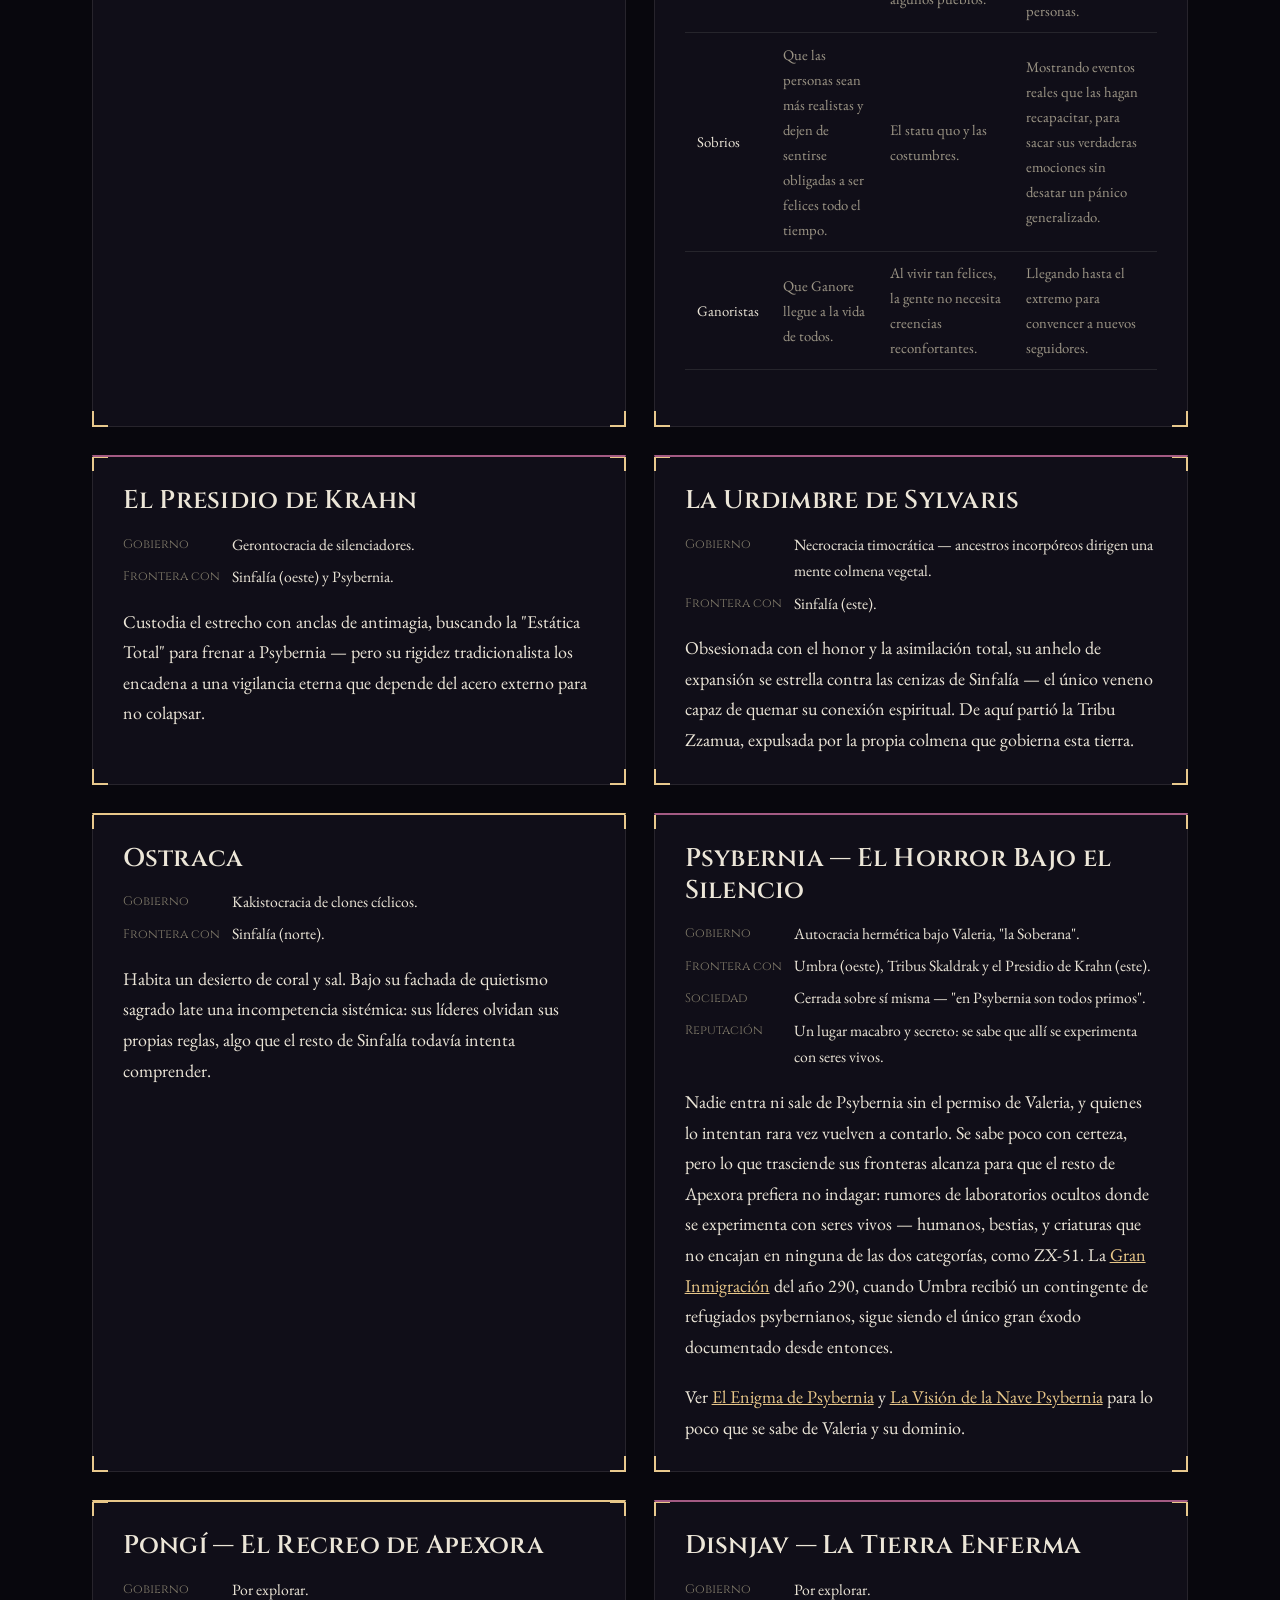
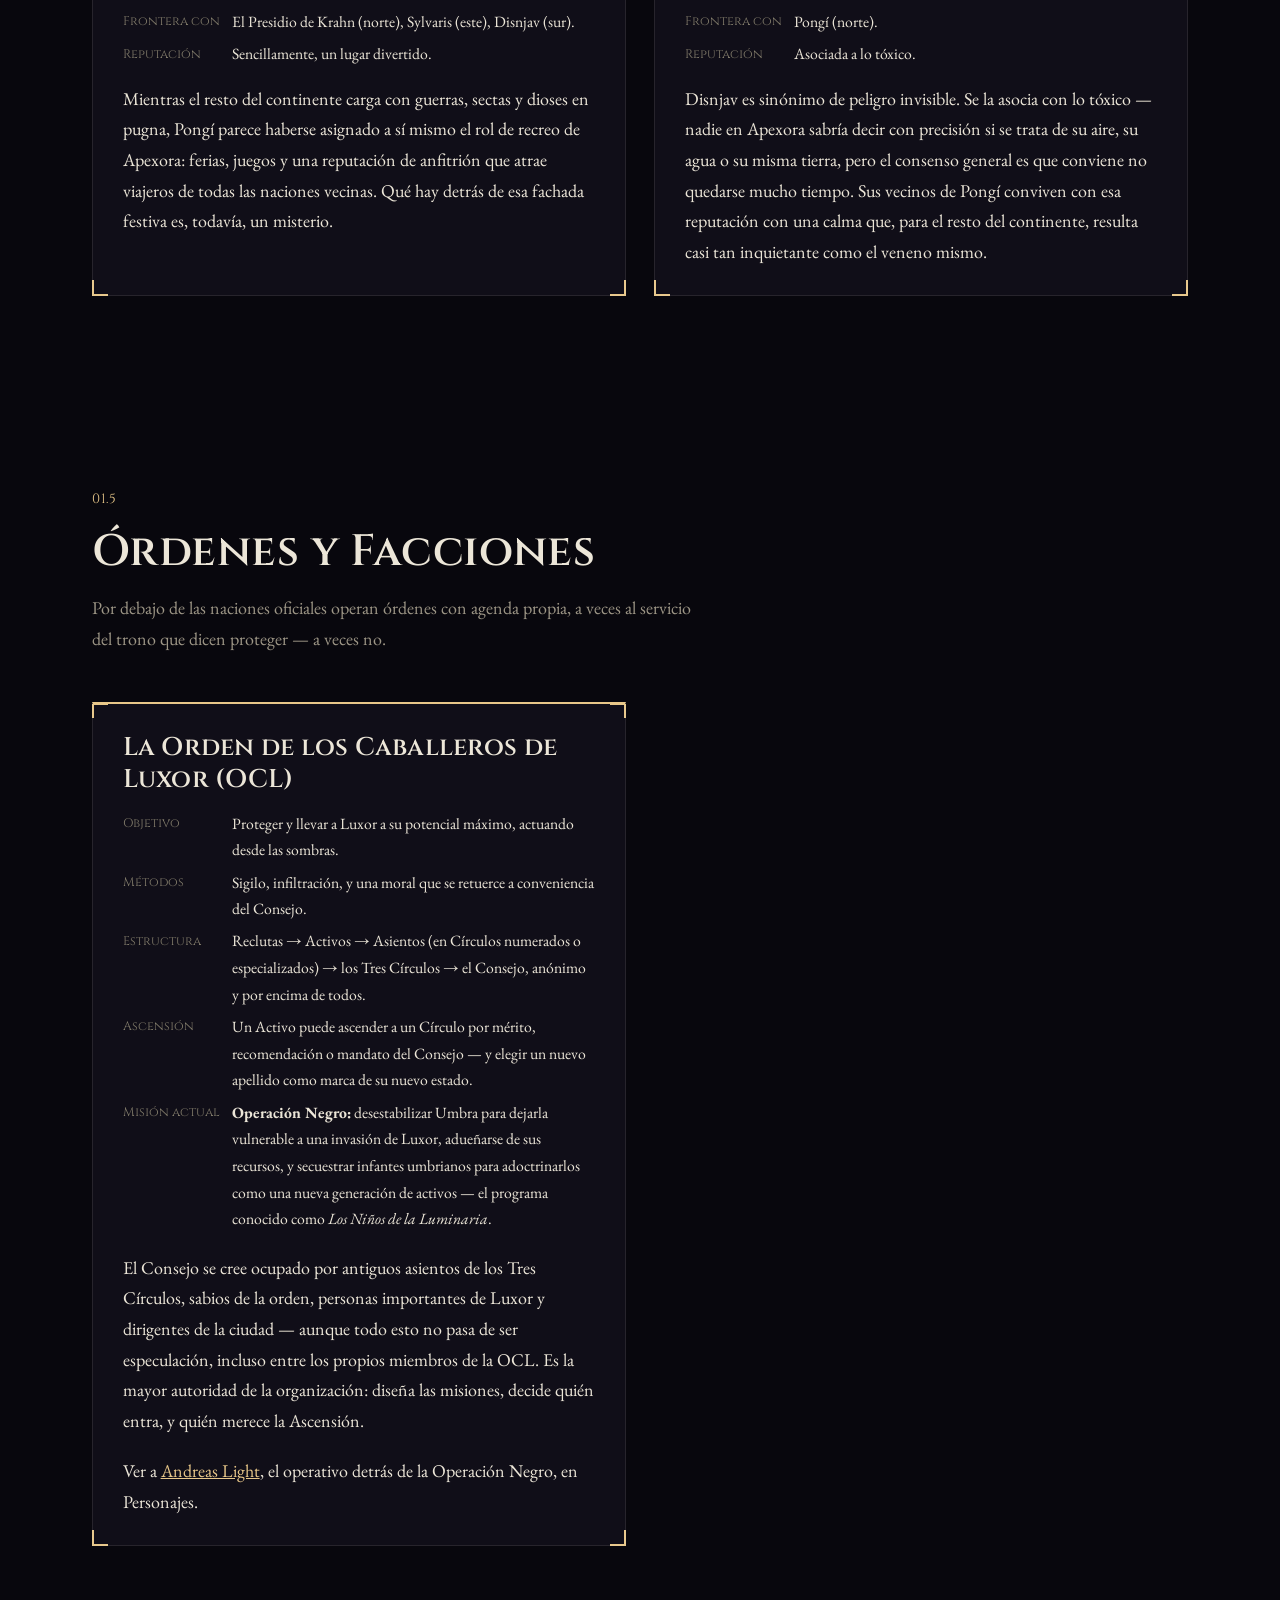
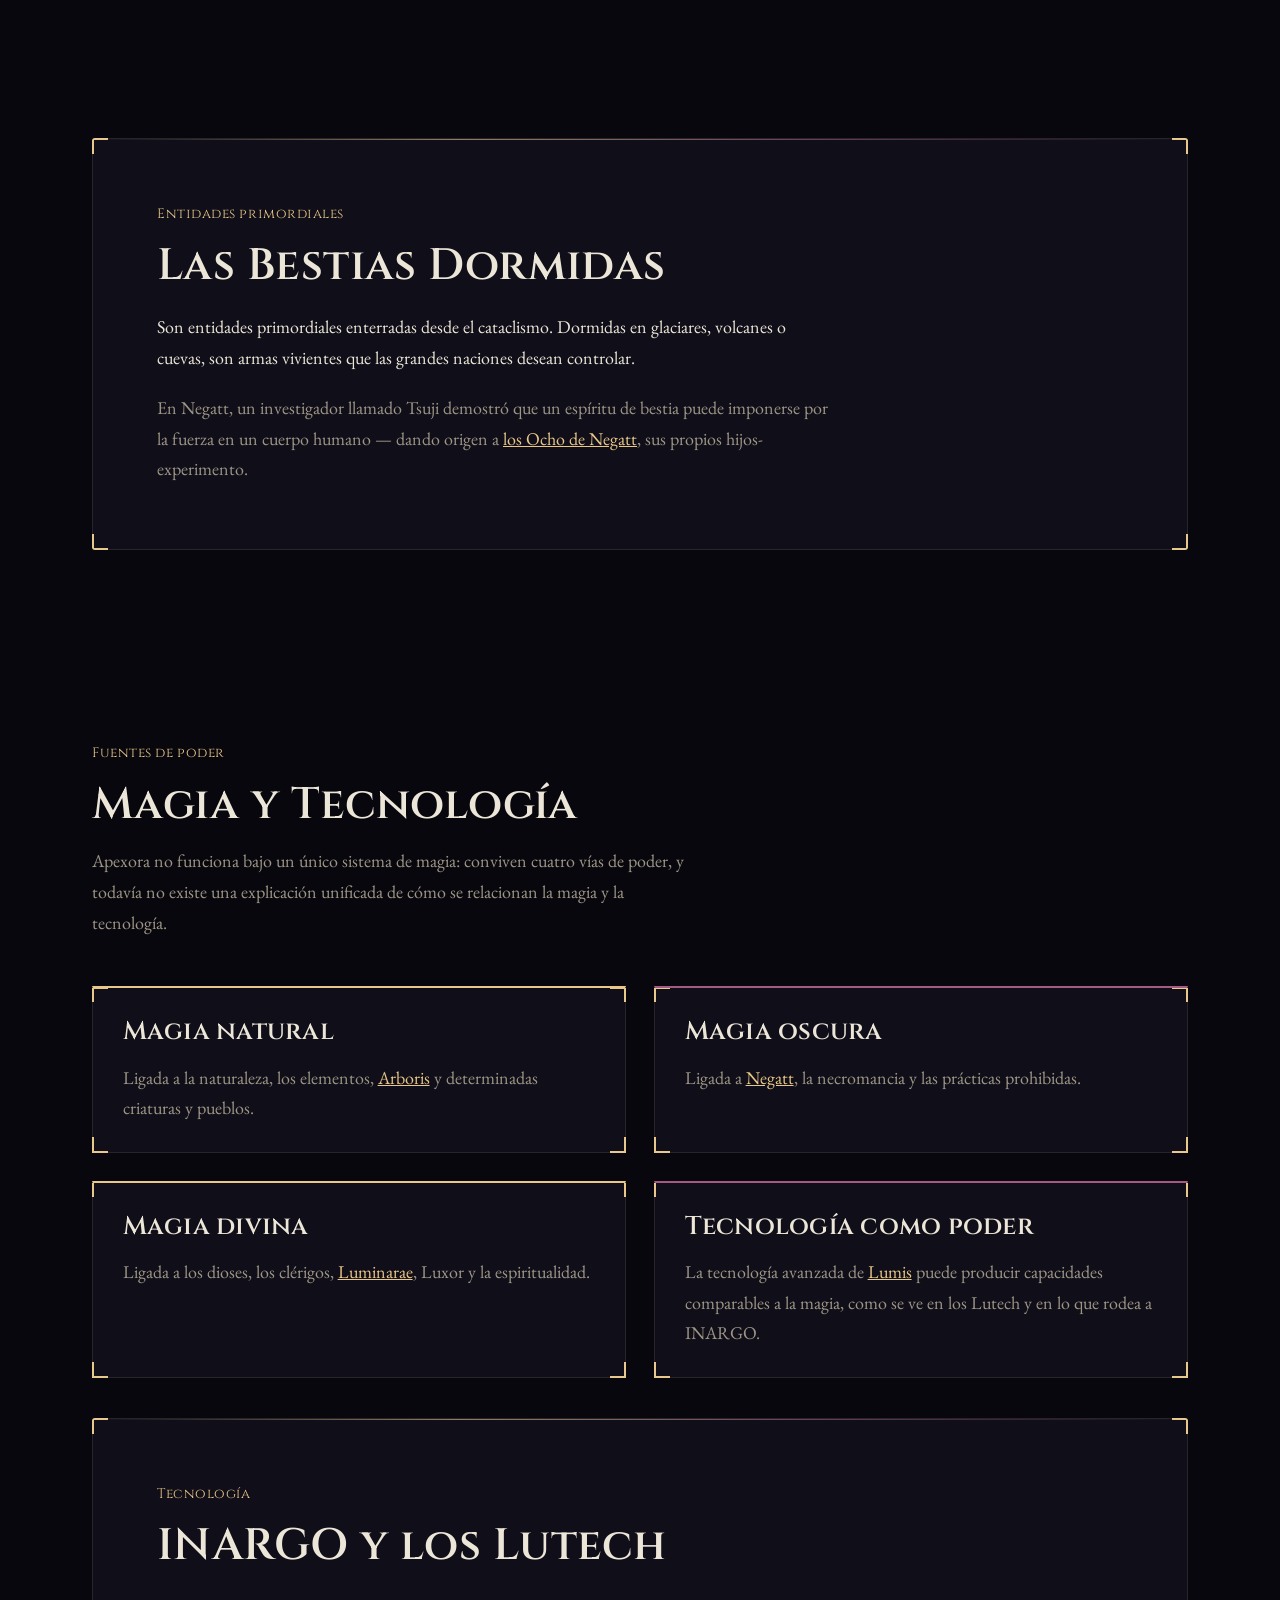
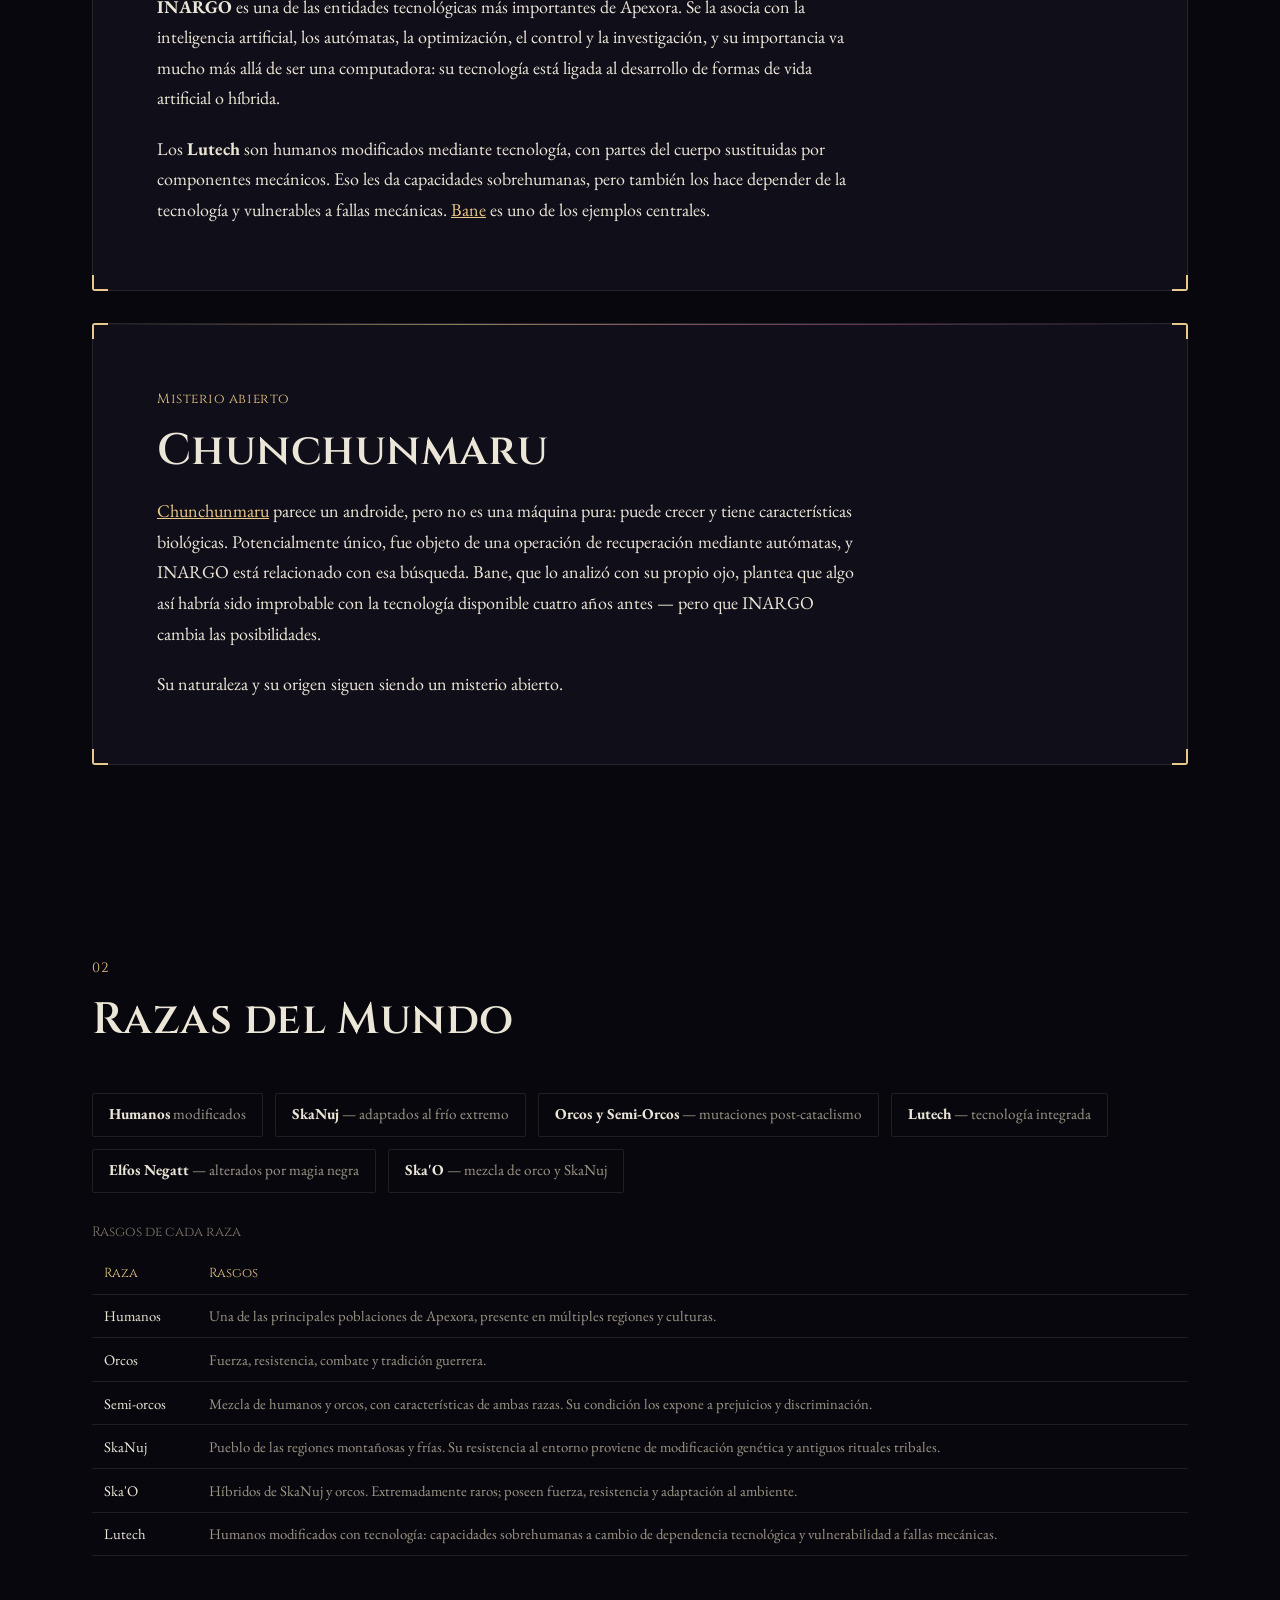
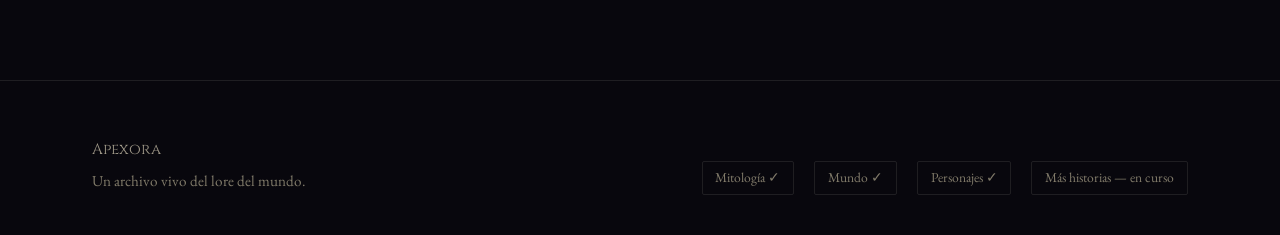
<file: mundo.html>
<!DOCTYPE html>
<html lang="es">
<head>
<meta charset="UTF-8">
<meta name="viewport" content="width=device-width, initial-scale=1.0">
<title>El Mundo — Apexora</title>
<meta name="description" content="Naciones, órdenes, razas y bestias de Apexora, el mundo fracturado por un cometa.">
<link rel="icon" href="assets/favicon.png" type="image/png">
<link rel="stylesheet" href="css/style.css">
</head>
<body>

<nav class="nav">
  <div class="nav-inner">
    <a href="index.html" class="nav-logo">
      <img class="nav-logo-mark" src="assets/logo-96.png" alt="">
      Apexora
    </a>
    <button class="nav-search-btn" id="search-trigger" type="button" aria-label="Buscar en Apexora (Ctrl K)">
      <svg viewBox="0 0 24 24" width="17" height="17" aria-hidden="true"><circle cx="11" cy="11" r="7" fill="none" stroke="currentColor" stroke-width="2"/><line x1="21" y1="21" x2="16.2" y2="16.2" stroke="currentColor" stroke-width="2" stroke-linecap="round"/></svg>
      <span class="nav-search-kbd">Ctrl K</span>
    </button>
    <button class="nav-toggle" aria-label="Abrir menú" aria-expanded="false">&#9776;</button>
    <ul class="nav-links">
      <li><a href="index.html">Inicio</a></li>
      <li><a href="mitologia.html">Mitología</a></li>
      <li><a href="mundo.html" class="active">Mundo</a></li>
      <li><a href="mapa.html">Mapa</a></li>
      <li><a href="linea-tiempo.html">Cronología</a></li>
      <li><a href="personajes.html">Personajes</a></li>
      <li><a href="historias.html">Historias</a></li>
      <li><a href="dados.html">Dados</a></li>
    </ul>
  </div>
</nav>

<div class="search-overlay" id="search-overlay" hidden>
  <div class="search-modal" role="dialog" aria-modal="true" aria-label="Buscar en Apexora">
    <div class="search-input-row">
      <svg viewBox="0 0 24 24" width="18" height="18" aria-hidden="true"><circle cx="11" cy="11" r="7" fill="none" stroke="currentColor" stroke-width="2"/><line x1="21" y1="21" x2="16.2" y2="16.2" stroke="currentColor" stroke-width="2" stroke-linecap="round"/></svg>
      <input type="text" id="search-input" placeholder="Buscar naciones, personajes, historias..." autocomplete="off" aria-label="Buscar en Apexora">
      <kbd>Esc</kbd>
    </div>
    <ul class="search-results" id="search-results"></ul>
    <p class="search-empty hint" id="search-empty" hidden>Sin resultados. Probá con otro término.</p>
  </div>
</div>


<header class="page-header">
  <div class="starfield" aria-hidden="true"></div>
  <div class="wrap">
    <p class="eyebrow">Crónicas del Mundo Fracturado</p>
    <h1>El Mundo</h1>
    <div class="prose" style="margin-top:1.25rem;color:var(--ink-dim);font-size:1.15rem;">
      <p>Apexora no es un mundo… es una herida abierta.</p>
      <p>Hace millones de años, un cometa impactó en el corazón del continente, desatando una serie de cataclismos que lo cambiaron todo: el cielo se volvió gris, los mares se encogieron, la magia se transformó en algo peligroso, y los humanos dejaron de ser humanos. Del cráter nacieron cosas dormidas, antiguas… vivas.</p>
      <p>El impacto creó un mundo de extremos: glaciares eternos, desiertos tóxicos, volcanes negros y ciudades flotantes. La civilización se reconstruyó muchas veces, pero siempre sobre los restos de las anteriores. La historia es un rompecabezas enterrado en capas de ruinas, tecnologías olvidadas y mentiras religiosas.</p>
      <p>Hoy, Apexora está dividido en regiones que representan visiones opuestas del mundo: tecnología contra fe, oscuridad contra orden, supervivencia contra dominación.</p>
    </div>
    <nav class="toc" aria-label="Contenido de la página">
      <a href="#naciones">Naciones y Poderes</a>
      <a href="#ordenes">Órdenes y Facciones</a>
      <a href="#bestias">Las Bestias Dormidas</a>
      <a href="#poderes">Magia y Tecnología</a>
      <a href="#razas">Razas del Mundo</a>
    </nav>
  </div>
</header>

<main>

<section id="naciones">
  <div class="wrap">
    <div class="section-head">
      <p class="eyebrow">01</p>
      <h2>Naciones y Poderes</h2>
      <p style="margin-top:1rem;color:var(--ink-dim);">Seis potencias, seis visiones distintas de cómo sobrevivir — o dominar — un mundo fracturado. Para verlas ubicadas en el continente, andá al <a href="mapa.html" style="color:var(--gold-soft);">Mapa</a>.</p>
    </div>

    <div class="nation-grid">

      <article class="nation-card umbra-accent" id="nacion-boro">
        <h3>Boro — El Refugio de los Restos</h3>
        <dl>
          <dt>Estética</dt><dd>Post-industrial, oscura, sucia.</dd>
          <dt>Gobierno</dt><dd>Fragmentado. Mafias, clanes y resistencias.</dd>
          <dt>Religión</dt><dd>Olvidada o sustituida por supersticiones callejeras.</dd>
          <dt>Ambiente</dt><dd>Aire contaminado, estructuras colapsadas, luces rotas.</dd>
          <dt>Facciones</dt><dd>Girax, Torzh, Sha'lok, Nokvar.</dd>
        </dl>
        <div id="tharnok" style="margin-top:1rem;padding-top:1rem;border-top:1px solid var(--line);">
          <p class="eyebrow" style="margin-bottom:0.5rem;">Lugar de interés · Tharnok</p>
          <p style="color:var(--ink-dim);font-size:0.95rem;">Un templo en ruinas donde se han desarrollado, durante décadas, adoraciones a la diosa Xora. Un peregrino reportó recientemente que el lugar expulsó un pulso electromagnético muy potente.</p>
          <p style="color:var(--ink-dim);font-size:0.95rem;margin-top:0.75rem;">En esta región de Apexora se cree que se contacta con la <strong>"dimensión méltida"</strong> mediante dispositivos electrónicos y ciertos métodos muy específicos. El templo es, en sí mismo, una restauración de ruinas antiguas de origen desconocido — con un puesto de turismo instalado junto a la entrada. Otra atracción común de la zona es el <strong>agua de saje</strong>, que se dice conecta más a quien la consume con la dimensión méltida.</p>
        </div>
        <div id="boro-facciones" style="margin-top:1rem;padding-top:1rem;border-top:1px solid var(--line);">
          <p class="eyebrow" style="margin-bottom:0.5rem;">Contrabando y facciones</p>
          <p style="color:var(--ink-dim);font-size:0.95rem;">Boro es un centro de contrabando tecnológico, tecnología ilegal y recuperada, luchas de robots y mafias. Su existencia crea una zona intermedia entre las tecnologías oficiales de <a href="#nacion-lumis" style="color:var(--gold-soft);">Lumis</a> y el resto del mundo.</p>
          <div class="lore-table-scroll">
          <table class="lore-table">
            <caption>Las cuatro facciones de Boro</caption>
            <thead><tr><th>Facción</th><th>Rasgos</th><th>Postura</th></tr></thead>
            <tbody>
              <tr><td>Girax</td><td>Tecnológica, autoritaria y meticulosa</td><td>Hostil</td></tr>
              <tr><td>Torzh</td><td>Radical; pretende destruir la tecnología</td><td>Parcialmente hostil</td></tr>
              <tr><td>Sha'lok</td><td>Diplomática; busca unir a las mafias</td><td>Neutral</td></tr>
              <tr><td>Nokvar</td><td>Misteriosa; controla información y mentes</td><td>Pacífica</td></tr>
            </tbody>
          </table>
          </div>
        </div>
      </article>

      <article class="nation-card umbra-accent" id="nacion-umbra">
        <h3>Umbra — El Imperio del Martillo</h3>
        <dl>
          <dt>Estética</dt><dd>Brutalista, medieval con tintes militares.</dd>
          <dt>Gobierno</dt><dd>Dictadura absoluta.</dd>
          <dt>Religión</dt><dd>Ninguna oficial. Cree en el dominio del más fuerte.</dd>
          <dt>Ambiente</dt><dd>Ciudades-fortaleza, campos devastados.</dd>
          <dt>Líderes</dt><dd>Dictador Puj, General Reggina Markvon.</dd>
          <dt>Figuras pasadas</dt><dd>Malakar, antiguo comandante de Umbra.</dd>
        </dl>
        <div class="prose" style="margin-top:1rem;">
          <p>Potencia militar de fuerza, guerra y militarismo, con conflictos internos y una política imperial y autoritaria que cambió según la época. Su enfrentamiento con <a href="#nacion-luminarae" style="color:var(--gold-soft);">Luminarae Luxor</a> es uno de los acontecimientos fundacionales de la política moderna de Apexora. Puj, figura central de su etapa actual, preside junto a Oci de Skaldrum el <a href="historias.html#torneo-emperadores" style="color:var(--gold-soft);">Torneo de los Dos Emperadores</a>.</p>
        </div>
      </article>

      <article class="nation-card umbra-accent" id="nacion-skaldrum">
        <h3>Skaldrum — El Reino de Hierro y Honor</h3>
        <dl>
          <dt>Estética</dt><dd>Grecorromana con armamento avanzado.</dd>
          <dt>Gobierno</dt><dd>Feudalismo extremo.</dd>
          <dt>Religión</dt><dd>Ape, dios del dominio oscuro.</dd>
          <dt>Ambiente</dt><dd>Arquitectura clásica + tecnología rústica.</dd>
          <dt>Líderes</dt><dd>Oci (el inmortal), Santomachelo II.</dd>
        </dl>
        <div class="prose" style="margin-top:1rem;">
          <p>Su identidad mezcla lo grecorromano con lo medieval, lo militar, lo religioso y lo cruzado, y su sociedad arrastra una fuerte desigualdad entre clases. Es el escenario del <a href="historias.html#torneo-emperadores" style="color:var(--gold-soft);">Torneo de los Dos Emperadores</a>.</p>
        </div>
      </article>

      <article class="nation-card" id="nacion-luminarae">
        <h3>Luminarae Luxor — Reino de Fe y Elevación</h3>
        <dl>
          <dt>Estética</dt><dd>Espiritual, majestuosa, luminosa pero inquietante.</dd>
          <dt>Gobierno</dt><dd>Teocracia jerárquica.</dd>
          <dt>Religión</dt><dd>Xora, diosa de la pureza espiritual.</dd>
          <dt>Ambiente</dt><dd>Torres flotantes, templos suspendidos.</dd>
          <dt>Líder</dt><dd>Reina Luminara IV.</dd>
          <dt>Festividad</dt><dd>Día de los Héroes, el día 103 del calendario apexoriano.</dd>
        </dl>
        <div class="prose" style="margin-top:1rem;">
          <p>Luxor es uno de los grandes centros sobrenaturales de Apexora, asociado a una dimensión elevada de magia, religión, espiritualidad y divinidad. El Día de los Héroes recuerda la batalla que terminó con la victoria sobre <a href="#nacion-umbra" style="color:var(--gold-soft);">Umbra</a> hace unos 500 años, y con ella el gran conflicto histórico entre ambas potencias.</p>
        </div>
      </article>

      <article class="nation-card umbra-accent" id="nacion-negatt">
        <h3>Negatt — La Sombra Sabia</h3>
        <dl>
          <dt>Estética</dt><dd>Oscura, elegante, grotesca.</dd>
          <dt>Gobierno</dt><dd>Consejos oscuros.</dd>
          <dt>Religión</dt><dd>Magia negra, pactos, inmortalidad.</dd>
          <dt>Ambiente</dt><dd>Bibliotecas ruinosas, palacios corruptos.</dd>
          <dt>Líder</dt><dd>Raulo Casa III.</dd>
        </dl>
      </article>

      <article class="nation-card" id="nacion-lumis">
        <h3>Lumis — Ciudad de Sol y Cables</h3>
        <dl>
          <dt>Estética</dt><dd>Neofuturista, limpia, vertical.</dd>
          <dt>Gobierno</dt><dd>Tecnocracia controlada por la IA Inargo.</dd>
          <dt>Religión</dt><dd>Ninguna. Ciencia y razón.</dd>
          <dt>Ambiente</dt><dd>Torres solares, drones, redes de datos.</dd>
          <dt>Habitantes</dt><dd>Humanos, androides, robots.</dd>
        </dl>
        <div class="prose" style="margin-top:1rem;">
          <p>El extremo tecnológico de Apexora: ciencia, autómatas, androides y energía solar, con una tecnología capaz de alterar directamente el cuerpo humano. De ella nacen los Lutech y de ella depende INARGO — ver <a href="#poderes" style="color:var(--gold-soft);">Magia y Tecnología</a>.</p>
        </div>
      </article>

      <article class="nation-card" id="nacion-arboris">
        <h3>Arboris — El Bosque</h3>
        <dl>
          <dt>Ambiente</dt><dd>Bosques, naturaleza y criaturas mágicas.</dd>
          <dt>Habitantes</dt><dd>Tribus nómades, incluida Zudodh Ez.</dd>
          <dt>Magia</dt><dd>Natural — ligada a la naturaleza y a los elementos.</dd>
          <dt>Campaña</dt><dd>Arborea y la Secta (Guardianes de Apexora).</dd>
        </dl>
        <div class="prose" style="margin-top:1rem;">
          <p>El corazón verde del oeste. Ver <a href="historias.html#linaje-zarick" style="color:var(--gold-soft);">El Linaje de Zarick</a> para la historia de la tribu Zudodh Ez.</p>
        </div>
      </article>

      <article class="nation-card umbra-accent" id="nacion-skaldrak">
        <h3>Tribus Skaldrak — Por explorar</h3>
        <dl>
          <dt>Ambiente</dt><dd>Montañas y frío.</dd>
          <dt>Cultura</dt><dd>Resistencia, tradición tribal y espiritualidad.</dd>
        </dl>
        <div class="prose" style="margin-top:1rem;">
          <p>Pueblos asociados a las montañas homónimas. El pico Skaldrak es un elemento geográfico y cultural de enorme importancia para ellos. Su historia todavía no se ha contado por completo.</p>
        </div>
      </article>

      <article class="nation-card" id="nacion-markivton">
        <h3>Markivton — Nación de piratas y anarquía</h3>
        <dl>
          <dt>Identidad</dt><dd>Estado portuario.</dd>
          <dt>Actividad</dt><dd>Navegación, comercio, mar, tripulaciones y actividad portuaria.</dd>
          <dt>Gobierno</dt><dd>Sin ley formal, pero con su propio código.</dd>
        </dl>
        <div class="prose" style="margin-top:1rem;">
          <p>Hogar de la familia Dust-Clement. Ver a <a href="personajes.html#personaje-laki" style="color:var(--gold-soft);">Laki Unmei</a> y a su familia adoptiva en Personajes.</p>
        </div>
      </article>

      <article class="nation-card" id="nacion-sinfalia">
        <h3>Sinfalía — La Nación de la Alegría Obligada</h3>
        <dl>
          <dt>Etimología</dt><dd><em>Sin-</em> (armonía/unión) + <em>-lía</em> (fluidez): "la vida fluye mejor cuando se recibe al otro con alegría".</dd>
          <dt>Gobierno</dt><dd>Ciudades-estado anárquicas — cada pueblo se gobierna a sí mismo, sin jerarquías internas. El Consejo de los Jóvenes reúne a los hijos de los fundadores.</dd>
          <dt>Economía</dt><dd>Sin dinero: todo se rige por <strong>dones</strong>, favores adeudados de valor acordado entre las partes.</dd>
          <dt>Religión</dt><dd>Ganore, dios de la Nada, venerado como guía y consejero.</dd>
          <dt>Facciones</dt><dd>Moradores, Sobrios, Ganoristas.</dd>
          <dt>Estado actual</dt><dd>La localidad de Vasané-Nalú, tomada por la Tribu Zzamua, de La Urdimbre de Sylvaris.</dd>
        </dl>
        <div class="prose" style="margin-top:1rem;">
          <p>Fundada por los <strong>vínicos</strong>, nómades llegados desde el oeste huyendo de los conflictos que dejó el asteroide, Sinfalía promulgó la felicidad como actitud de supervivencia — hasta que, como todo remedio en exceso, se volvió un cristal para filtrar la realidad. Si un sinfaliense te ve con cara larga, se asusta; lo más probable es que te citen frente a una asamblea, porque aborrecen la violencia física.</p>
          <p>Cada pueblo guarda, además, un fragmento del asteroide que fundó la nación, depositado allí por los primeros vínicos: una protección mágica en un mundo inestable.</p>
        </div>

        <div class="lore-table-scroll">
        <table class="lore-table">
          <caption>Los once pueblos de Sinfalía</caption>
          <thead><tr><th>Pueblo</th><th>Hab.</th><th>Especialidad</th><th>Escuela</th></tr></thead>
          <tbody>
            <tr><td>Anamé</td><td>520</td><td>Nexo comercial en bosque templado</td><td>Leyes y Comercio</td></tr>
            <tr><td>Naluvia</td><td>450</td><td>Astilleros en playas de basalto</td><td>Elemental</td></tr>
            <tr><td>Silévula</td><td>380</td><td>Viñedos curativos en colinas fértiles</td><td>Letras y Sabiduría</td></tr>
            <tr><td>Fuana</td><td>215</td><td>Forjas térmicas en zona volcánica</td><td>Metalurgia y el Fuego</td></tr>
            <tr><td>Lunalú</td><td>180</td><td>Recolectores de perlas en manglares</td><td>Defensa</td></tr>
            <tr><td>Shalá</td><td>160</td><td>Criadores de monturas en las praderas</td><td>Travesía y Supervivencia</td></tr>
            <tr><td>Inasuno</td><td>125</td><td>Alquimia de la sal en la costa</td><td>Ganore</td></tr>
            <tr><td>Malina</td><td>95</td><td>Tejedores en los acantilados</td><td>Historia y Cultura</td></tr>
            <tr><td>Vasamala</td><td>70</td><td>Alerta sismológica y fronteriza en el norte</td><td>Combate</td></tr>
            <tr><td>Vasané-Nalú</td><td>60</td><td>El Gran Faro en los acantilados hexagonales</td><td>Navegación</td></tr>
            <tr><td>Suminé</td><td>55</td><td>Monasterios en la estepa alta</td><td>Artes Astronómicas</td></tr>
          </tbody>
        </table>
        </div>

        <div class="prose" style="margin-top:1.25rem;">
          <p>Tres facciones se disputan el rumbo del país: los <strong>Moradores</strong>, que sueñan con llevar la felicidad a toda Apexora; los <strong>Sobrios</strong>, que creen que la gente debería poder sentir algo más que felicidad forzada; y los <strong>Ganoristas</strong>, que quieren llevar a Ganore a la vida de todos — a veces por métodos extremos. Ver la <a href="#religion-ganore" style="color:var(--gold-soft);">devoción a Ganore</a> más abajo.</p>
          <p><strong>Estado actual:</strong> la localidad de Vasané-Nalú fue entregada a la Tribu Zzamua, llegada desde La Urdimbre de Sylvaris — los "ma-ka-diés", que habían perdido su hogar allí por culpa de la mente colmena que gobierna esa tierra y tomaron Vasané-Nalú como último recurso, aconsejados por piratas. Fue la secta sobria conocida como <em>Día del Juicio a los Ignorantes</em> la que los incentivó a invadir esa localidad, su gente y sus recursos, a cambio de someter a los Moradores. Ver <a href="historias.html#juicio-inasuno" style="color:var(--gold-soft);">El Juicio de Inasuno</a> para uno de los primeros casos bajo el nuevo régimen.</p>
        </div>

        <div id="sinfalia-origenes" style="margin-top:1rem;padding-top:1rem;border-top:1px solid var(--line);">
          <p class="eyebrow" style="margin-bottom:0.5rem;">Orígenes</p>
          <p class="hint">En Sinfalía, si no te encuentras desbordantemente feliz, algo anda mal… y si algo anda mal, todo está mal.</p>
          <div class="prose" style="margin-top:0.75rem;">
            <p>En el corazón del Este se alza esta nación mancomunada, donde el optimismo y la alegría desbordan a todos sus habitantes. Pero no fue siempre así. Según <em>La ostra de la paz</em>, un libro común en el país, unas decenas de exploradores llegaron desde el oeste buscando tierras fértiles y climas favorables. Una vez establecidos, agradecieron a Ganore, su dios guía y consejero: en el camino habían sido tentados por una personificación de Kiprika, que pretendía alejarlos de esa zona.</p>
            <p>Los primeros años fueron de construcción tanto edilicia como social. Entonces se formó el <strong>Consejo de los Jóvenes</strong>, una especie de congreso que reunió a todos los hijos directos de los exploradores fundadores. Hoy, para pertenecer a él hay que ser menor de 20 años y haber terminado el <strong>Vizlum</strong>, la escuela general de Sinfalía.</p>
          </div>
        </div>

        <div id="sinfalia-facciones" style="margin-top:1rem;padding-top:1rem;border-top:1px solid var(--line);">
          <div class="lore-table-scroll">
          <table class="lore-table">
            <caption>Las tres facciones, en detalle</caption>
            <thead><tr><th>Facción</th><th>Qué quieren</th><th>Qué los detiene</th><th>Cómo lo intentan</th></tr></thead>
            <tbody>
              <tr><td>Moradores</td><td>Hacer feliz a todo Apexora.</td><td>La falta de tecnología para llegar a todas las personas, y la hostilidad de algunos pueblos.</td><td>Construyendo vehículos mejores que los caballos y usando pociones para volver más dóciles a las personas.</td></tr>
              <tr><td>Sobrios</td><td>Que las personas sean más realistas y dejen de sentirse obligadas a ser felices todo el tiempo.</td><td>El statu quo y las costumbres.</td><td>Mostrando eventos reales que las hagan recapacitar, para sacar sus verdaderas emociones sin desatar un pánico generalizado.</td></tr>
              <tr><td>Ganoristas</td><td>Que Ganore llegue a la vida de todos.</td><td>Al vivir tan felices, la gente no necesita creencias reconfortantes.</td><td>Llegando hasta el extremo para convencer a nuevos seguidores.</td></tr>
            </tbody>
          </table>
          </div>
        </div>
      </article>

      <article class="nation-card umbra-accent" id="nacion-krahn">
        <h3>El Presidio de Krahn</h3>
        <dl>
          <dt>Gobierno</dt><dd>Gerontocracia de silenciadores.</dd>
          <dt>Frontera con</dt><dd>Sinfalía (oeste) y Psybernia.</dd>
        </dl>
        <div class="prose" style="margin-top:1rem;">
          <p>Custodia el estrecho con anclas de antimagia, buscando la "Estática Total" para frenar a Psybernia — pero su rigidez tradicionalista los encadena a una vigilancia eterna que depende del acero externo para no colapsar.</p>
        </div>
      </article>

      <article class="nation-card umbra-accent" id="nacion-sylvaris">
        <h3>La Urdimbre de Sylvaris</h3>
        <dl>
          <dt>Gobierno</dt><dd>Necrocracia timocrática — ancestros incorpóreos dirigen una mente colmena vegetal.</dd>
          <dt>Frontera con</dt><dd>Sinfalía (este).</dd>
        </dl>
        <div class="prose" style="margin-top:1rem;">
          <p>Obsesionada con el honor y la asimilación total, su anhelo de expansión se estrella contra las cenizas de Sinfalía — el único veneno capaz de quemar su conexión espiritual. De aquí partió la Tribu Zzamua, expulsada por la propia colmena que gobierna esta tierra.</p>
        </div>
      </article>

      <article class="nation-card" id="nacion-ostraca">
        <h3>Ostraca</h3>
        <dl>
          <dt>Gobierno</dt><dd>Kakistocracia de clones cíclicos.</dd>
          <dt>Frontera con</dt><dd>Sinfalía (norte).</dd>
        </dl>
        <div class="prose" style="margin-top:1rem;">
          <p>Habita un desierto de coral y sal. Bajo su fachada de quietismo sagrado late una incompetencia sistémica: sus líderes olvidan sus propias reglas, algo que el resto de Sinfalía todavía intenta comprender.</p>
        </div>
      </article>

      <article class="nation-card umbra-accent" id="nacion-psybernia">
        <h3>Psybernia — El Horror Bajo el Silencio</h3>
        <dl>
          <dt>Gobierno</dt><dd>Autocracia hermética bajo Valeria, "la Soberana".</dd>
          <dt>Frontera con</dt><dd>Umbra (oeste), Tribus Skaldrak y el Presidio de Krahn (este).</dd>
          <dt>Sociedad</dt><dd>Cerrada sobre sí misma — "en Psybernia son todos primos".</dd>
          <dt>Reputación</dt><dd>Un lugar macabro y secreto: se sabe que allí se experimenta con seres vivos.</dd>
        </dl>
        <div class="prose" style="margin-top:1rem;">
          <p>Nadie entra ni sale de Psybernia sin el permiso de Valeria, y quienes lo intentan rara vez vuelven a contarlo. Se sabe poco con certeza, pero lo que trasciende sus fronteras alcanza para que el resto de Apexora prefiera no indagar: rumores de laboratorios ocultos donde se experimenta con seres vivos — humanos, bestias, y criaturas que no encajan en ninguna de las dos categorías, como ZX-51. La <a href="linea-tiempo.html#era-290" style="color:var(--gold-soft);">Gran Inmigración</a> del año 290, cuando Umbra recibió un contingente de refugiados psybernianos, sigue siendo el único gran éxodo documentado desde entonces.</p>
          <p>Ver <a href="personajes.html#pnj-psybernia" style="color:var(--gold-soft);">El Enigma de Psybernia</a> y <a href="historias.html#vision-psybernia" style="color:var(--gold-soft);">La Visión de la Nave Psybernia</a> para lo poco que se sabe de Valeria y su dominio.</p>
        </div>
      </article>

      <article class="nation-card" id="nacion-pongi">
        <h3>Pongí — El Recreo de Apexora</h3>
        <dl>
          <dt>Gobierno</dt><dd>Por explorar.</dd>
          <dt>Frontera con</dt><dd>El Presidio de Krahn (norte), Sylvaris (este), Disnjav (sur).</dd>
          <dt>Reputación</dt><dd>Sencillamente, un lugar divertido.</dd>
        </dl>
        <div class="prose" style="margin-top:1rem;">
          <p>Mientras el resto del continente carga con guerras, sectas y dioses en pugna, Pongí parece haberse asignado a sí mismo el rol de recreo de Apexora: ferias, juegos y una reputación de anfitrión que atrae viajeros de todas las naciones vecinas. Qué hay detrás de esa fachada festiva es, todavía, un misterio.</p>
        </div>
      </article>

      <article class="nation-card umbra-accent" id="nacion-disnjav">
        <h3>Disnjav — La Tierra Enferma</h3>
        <dl>
          <dt>Gobierno</dt><dd>Por explorar.</dd>
          <dt>Frontera con</dt><dd>Pongí (norte).</dd>
          <dt>Reputación</dt><dd>Asociada a lo tóxico.</dd>
        </dl>
        <div class="prose" style="margin-top:1rem;">
          <p>Disnjav es sinónimo de peligro invisible. Se la asocia con lo tóxico — nadie en Apexora sabría decir con precisión si se trata de su aire, su agua o su misma tierra, pero el consenso general es que conviene no quedarse mucho tiempo. Sus vecinos de Pongí conviven con esa reputación con una calma que, para el resto del continente, resulta casi tan inquietante como el veneno mismo.</p>
        </div>
      </article>

    </div>
  </div>
</section>

<section id="ordenes">
  <div class="wrap">
    <div class="section-head">
      <p class="eyebrow">01.5</p>
      <h2>Órdenes y Facciones</h2>
      <p style="margin-top:1rem;color:var(--ink-dim);">Por debajo de las naciones oficiales operan órdenes con agenda propia, a veces al servicio del trono que dicen proteger — a veces no.</p>
    </div>

    <div class="nation-grid">
      <article class="nation-card" id="orden-ocl">
        <h3>La Orden de los Caballeros de Luxor (OCL)</h3>
        <dl>
          <dt>Objetivo</dt><dd>Proteger y llevar a Luxor a su potencial máximo, actuando desde las sombras.</dd>
          <dt>Métodos</dt><dd>Sigilo, infiltración, y una moral que se retuerce a conveniencia del Consejo.</dd>
          <dt>Estructura</dt><dd>Reclutas → Activos → Asientos (en Círculos numerados o especializados) → los Tres Círculos → el Consejo, anónimo y por encima de todos.</dd>
          <dt>Ascensión</dt><dd>Un Activo puede ascender a un Círculo por mérito, recomendación o mandato del Consejo — y elegir un nuevo apellido como marca de su nuevo estado.</dd>
          <dt>Misión actual</dt><dd><strong>Operación Negro:</strong> desestabilizar Umbra para dejarla vulnerable a una invasión de Luxor, adueñarse de sus recursos, y secuestrar infantes umbrianos para adoctrinarlos como una nueva generación de activos — el programa conocido como <em>Los Niños de la Luminaria</em>.</dd>
        </dl>
        <div class="prose" style="margin-top:1.25rem;">
          <p>El Consejo se cree ocupado por antiguos asientos de los Tres Círculos, sabios de la orden, personas importantes de Luxor y dirigentes de la ciudad — aunque todo esto no pasa de ser especulación, incluso entre los propios miembros de la OCL. Es la mayor autoridad de la organización: diseña las misiones, decide quién entra, y quién merece la Ascensión.</p>
          <p>Ver a <a href="personajes.html#personaje-andreas" style="color:var(--gold-soft);">Andreas Light</a>, el operativo detrás de la Operación Negro, en Personajes.</p>
        </div>
      </article>
    </div>
  </div>
</section>

<section id="bestias">
  <div class="wrap">
    <div class="panel">
      <p class="eyebrow">Entidades primordiales</p>
      <h2 style="margin-top:0.5rem;">Las Bestias Dormidas</h2>
      <p style="margin-top:1.25rem;max-width:42rem;">Son entidades primordiales enterradas desde el cataclismo. Dormidas en glaciares, volcanes o cuevas, son armas vivientes que las grandes naciones desean controlar.</p>
      <p style="margin-top:0.75rem;max-width:42rem;color:var(--ink-dim);">En Negatt, un investigador llamado Tsuji demostró que un espíritu de bestia puede imponerse por la fuerza en un cuerpo humano — dando origen a <a href="personajes.html#pnj-negatt" style="color:var(--gold-soft);">los Ocho de Negatt</a>, sus propios hijos-experimento.</p>
    </div>
  </div>
</section>

<section id="poderes">
  <div class="wrap">
    <div class="section-head">
      <p class="eyebrow">Fuentes de poder</p>
      <h2>Magia y Tecnología</h2>
      <p style="margin-top:1rem;color:var(--ink-dim);">Apexora no funciona bajo un único sistema de magia: conviven cuatro vías de poder, y todavía no existe una explicación unificada de cómo se relacionan la magia y la tecnología.</p>
    </div>

    <div class="nation-grid">
      <article class="nation-card">
        <h3>Magia natural</h3>
        <p style="color:var(--ink-dim);margin:0;">Ligada a la naturaleza, los elementos, <a href="#nacion-arboris" style="color:var(--gold-soft);">Arboris</a> y determinadas criaturas y pueblos.</p>
      </article>
      <article class="nation-card umbra-accent">
        <h3>Magia oscura</h3>
        <p style="color:var(--ink-dim);margin:0;">Ligada a <a href="#nacion-negatt" style="color:var(--gold-soft);">Negatt</a>, la necromancia y las prácticas prohibidas.</p>
      </article>
      <article class="nation-card">
        <h3>Magia divina</h3>
        <p style="color:var(--ink-dim);margin:0;">Ligada a los dioses, los clérigos, <a href="#nacion-luminarae" style="color:var(--gold-soft);">Luminarae</a>, Luxor y la espiritualidad.</p>
      </article>
      <article class="nation-card umbra-accent">
        <h3>Tecnología como poder</h3>
        <p style="color:var(--ink-dim);margin:0;">La tecnología avanzada de <a href="#nacion-lumis" style="color:var(--gold-soft);">Lumis</a> puede producir capacidades comparables a la magia, como se ve en los Lutech y en lo que rodea a INARGO.</p>
      </article>
    </div>

    <div class="panel" id="inargo" style="margin-top:2.5rem;">
      <p class="eyebrow">Tecnología</p>
      <h2 style="margin-top:0.5rem;">INARGO y los Lutech</h2>
      <div class="prose" style="margin-top:1.25rem;max-width:44rem;">
        <p><strong>INARGO</strong> es una de las entidades tecnológicas más importantes de Apexora. Se la asocia con la inteligencia artificial, los autómatas, la optimización, el control y la investigación, y su importancia va mucho más allá de ser una computadora: su tecnología está ligada al desarrollo de formas de vida artificial o híbrida.</p>
        <p>Los <strong>Lutech</strong> son humanos modificados mediante tecnología, con partes del cuerpo sustituidas por componentes mecánicos. Eso les da capacidades sobrehumanas, pero también los hace depender de la tecnología y vulnerables a fallas mecánicas. <a href="personajes.html#personaje-bane" style="color:var(--gold-soft);">Bane</a> es uno de los ejemplos centrales.</p>
      </div>
    </div>

    <div class="panel" id="chunchunmaru" style="margin-top:2rem;">
      <p class="eyebrow">Misterio abierto</p>
      <h2 style="margin-top:0.5rem;">Chunchunmaru</h2>
      <div class="prose" style="margin-top:1.25rem;max-width:44rem;">
        <p><a href="personajes.html#personaje-chunchunmaru" style="color:var(--gold-soft);">Chunchunmaru</a> parece un androide, pero no es una máquina pura: puede crecer y tiene características biológicas. Potencialmente único, fue objeto de una operación de recuperación mediante autómatas, y INARGO está relacionado con esa búsqueda. Bane, que lo analizó con su propio ojo, plantea que algo así habría sido improbable con la tecnología disponible cuatro años antes — pero que INARGO cambia las posibilidades.</p>
        <p>Su naturaleza y su origen siguen siendo un misterio abierto.</p>
      </div>
    </div>
  </div>
</section>

<section id="razas">
  <div class="wrap">
    <div class="section-head">
      <p class="eyebrow">02</p>
      <h2>Razas del Mundo</h2>
    </div>
    <div class="chip-row">
      <span class="chip"><strong>Humanos</strong> modificados</span>
      <span class="chip"><strong>SkaNuj</strong> — adaptados al frío extremo</span>
      <span class="chip"><strong>Orcos y Semi-Orcos</strong> — mutaciones post-cataclismo</span>
      <span class="chip"><strong>Lutech</strong> — tecnología integrada</span>
      <span class="chip"><strong>Elfos Negatt</strong> — alterados por magia negra</span>
      <span class="chip"><strong>Ska'O</strong> — mezcla de orco y SkaNuj</span>
    </div>

    <div class="lore-table-scroll">
    <table class="lore-table">
      <caption>Rasgos de cada raza</caption>
      <thead><tr><th>Raza</th><th>Rasgos</th></tr></thead>
      <tbody>
        <tr><td>Humanos</td><td>Una de las principales poblaciones de Apexora, presente en múltiples regiones y culturas.</td></tr>
        <tr><td>Orcos</td><td>Fuerza, resistencia, combate y tradición guerrera.</td></tr>
        <tr><td>Semi-orcos</td><td>Mezcla de humanos y orcos, con características de ambas razas. Su condición los expone a prejuicios y discriminación.</td></tr>
        <tr><td>SkaNuj</td><td>Pueblo de las regiones montañosas y frías. Su resistencia al entorno proviene de modificación genética y antiguos rituales tribales.</td></tr>
        <tr><td>Ska'O</td><td>Híbridos de SkaNuj y orcos. Extremadamente raros; poseen fuerza, resistencia y adaptación al ambiente.</td></tr>
        <tr><td>Lutech</td><td>Humanos modificados con tecnología: capacidades sobrehumanas a cambio de dependencia tecnológica y vulnerabilidad a fallas mecánicas.</td></tr>
      </tbody>
    </table>
    </div>
  </div>
</section>

</main>

<footer>
  <div class="wrap footer-inner">
    <div>
      <div class="f-title">Apexora</div>
      <div>Un archivo vivo del lore del mundo.</div>
    </div>
    <ul class="roadmap">
      <li>Mitología ✓</li>
      <li>Mundo ✓</li>
      <li>Personajes ✓</li>
      <li>Más historias — en curso</li>
    </ul>
  </div>
</footer>

<script src="js/main.js"></script>
<script src="js/search-data.js"></script>
<script src="js/search.js"></script>
</body>
</html>
</file>
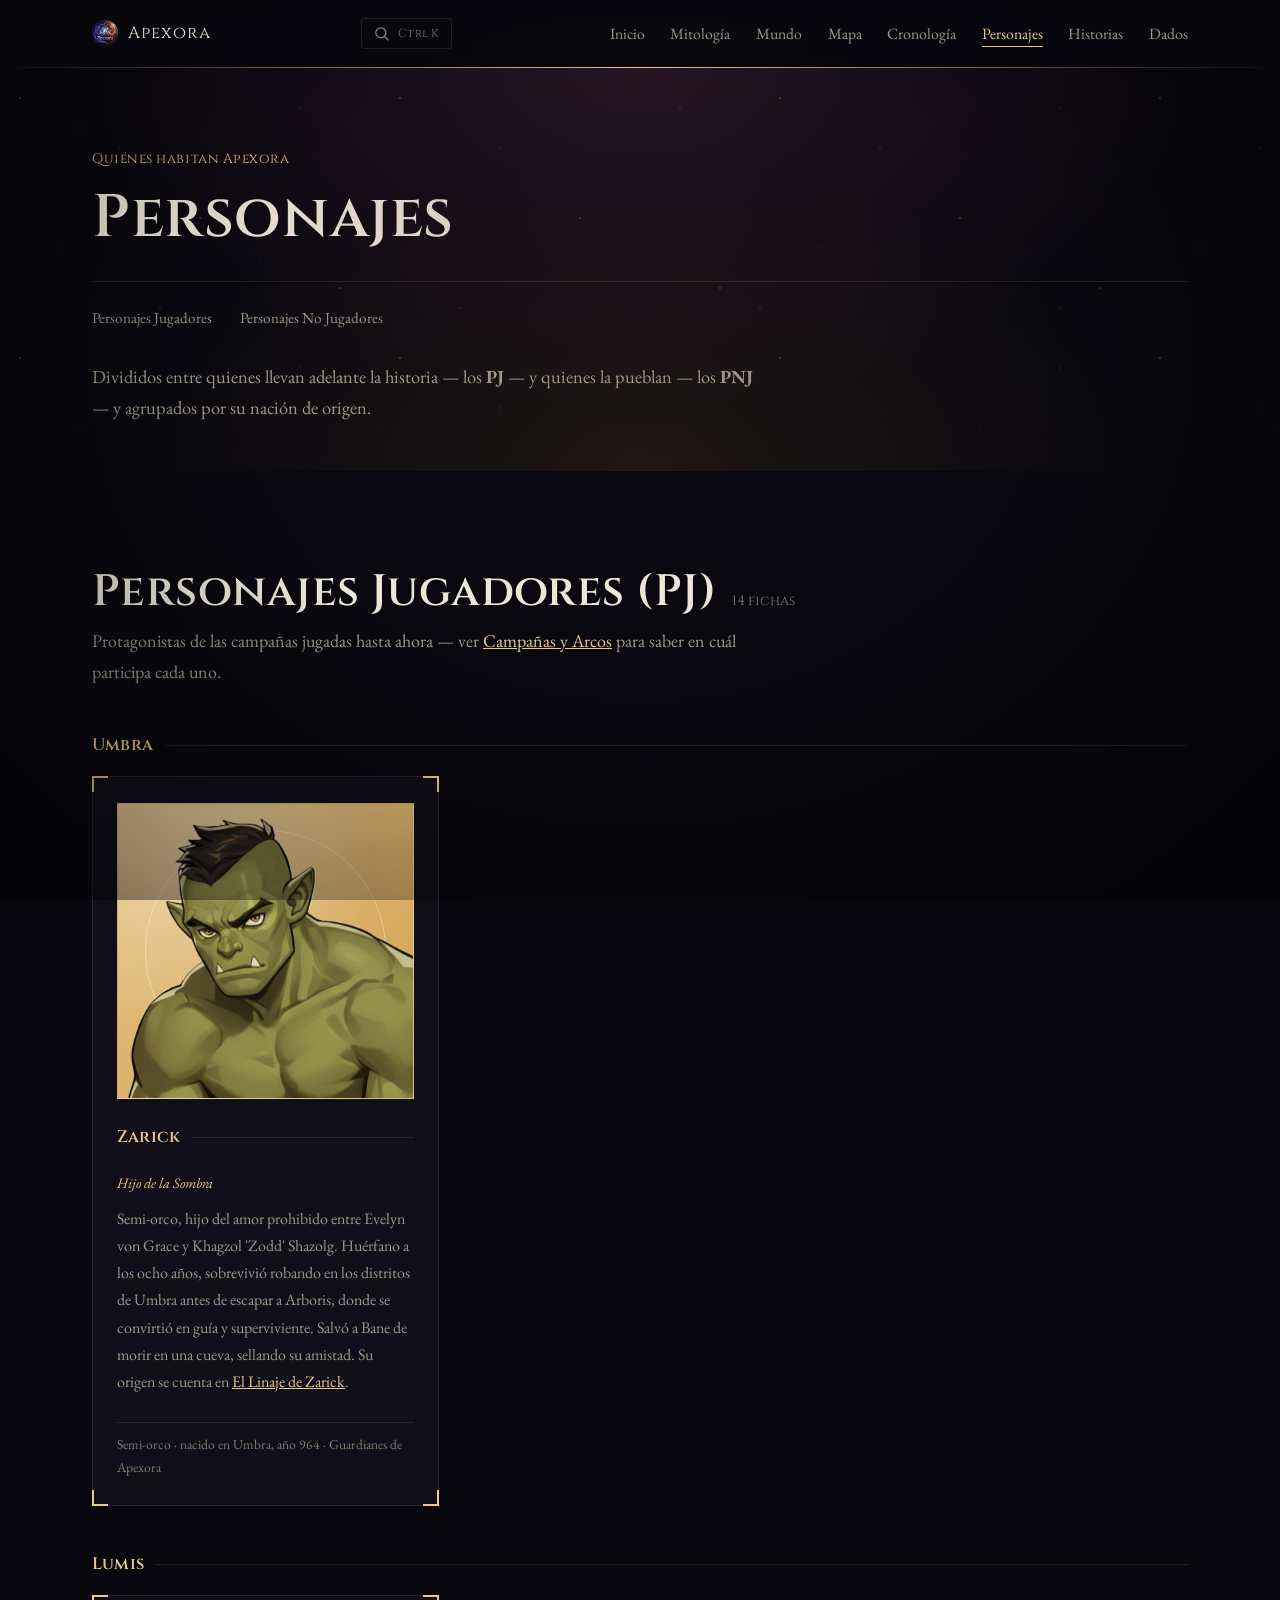
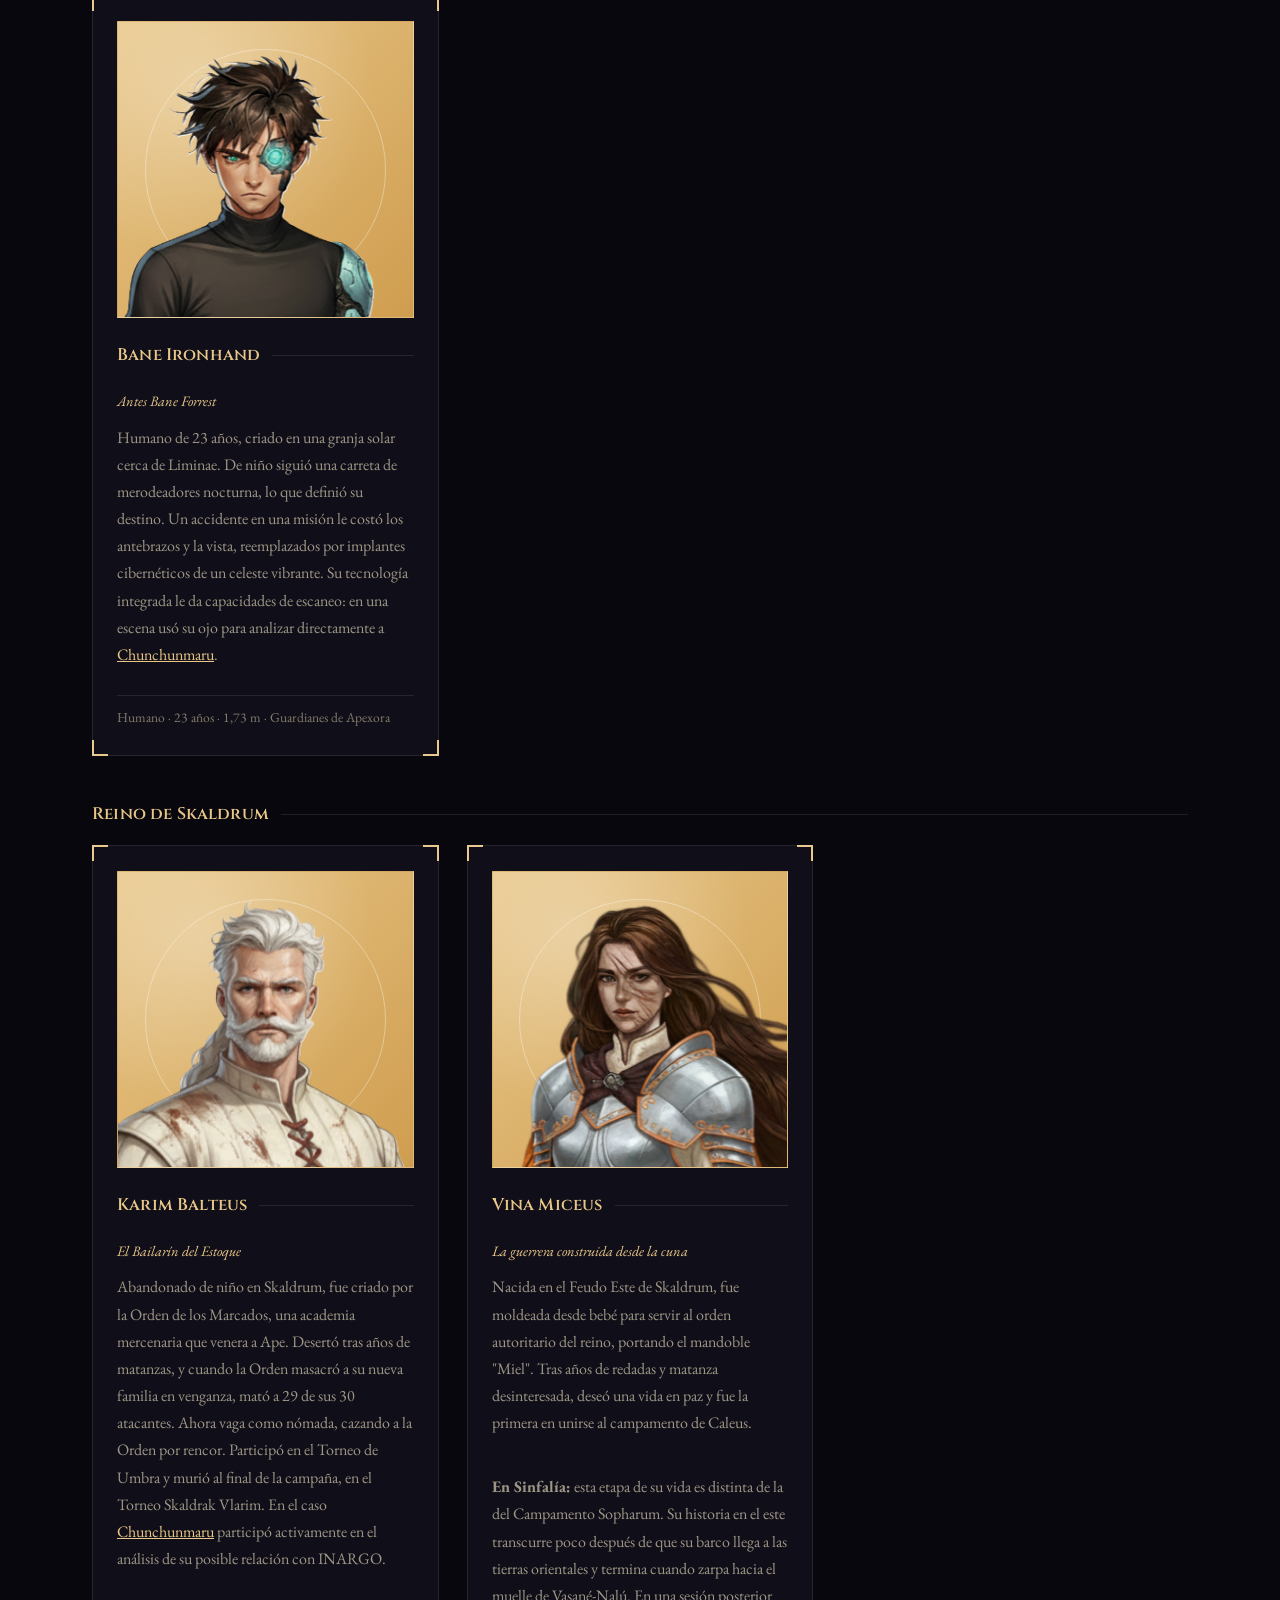
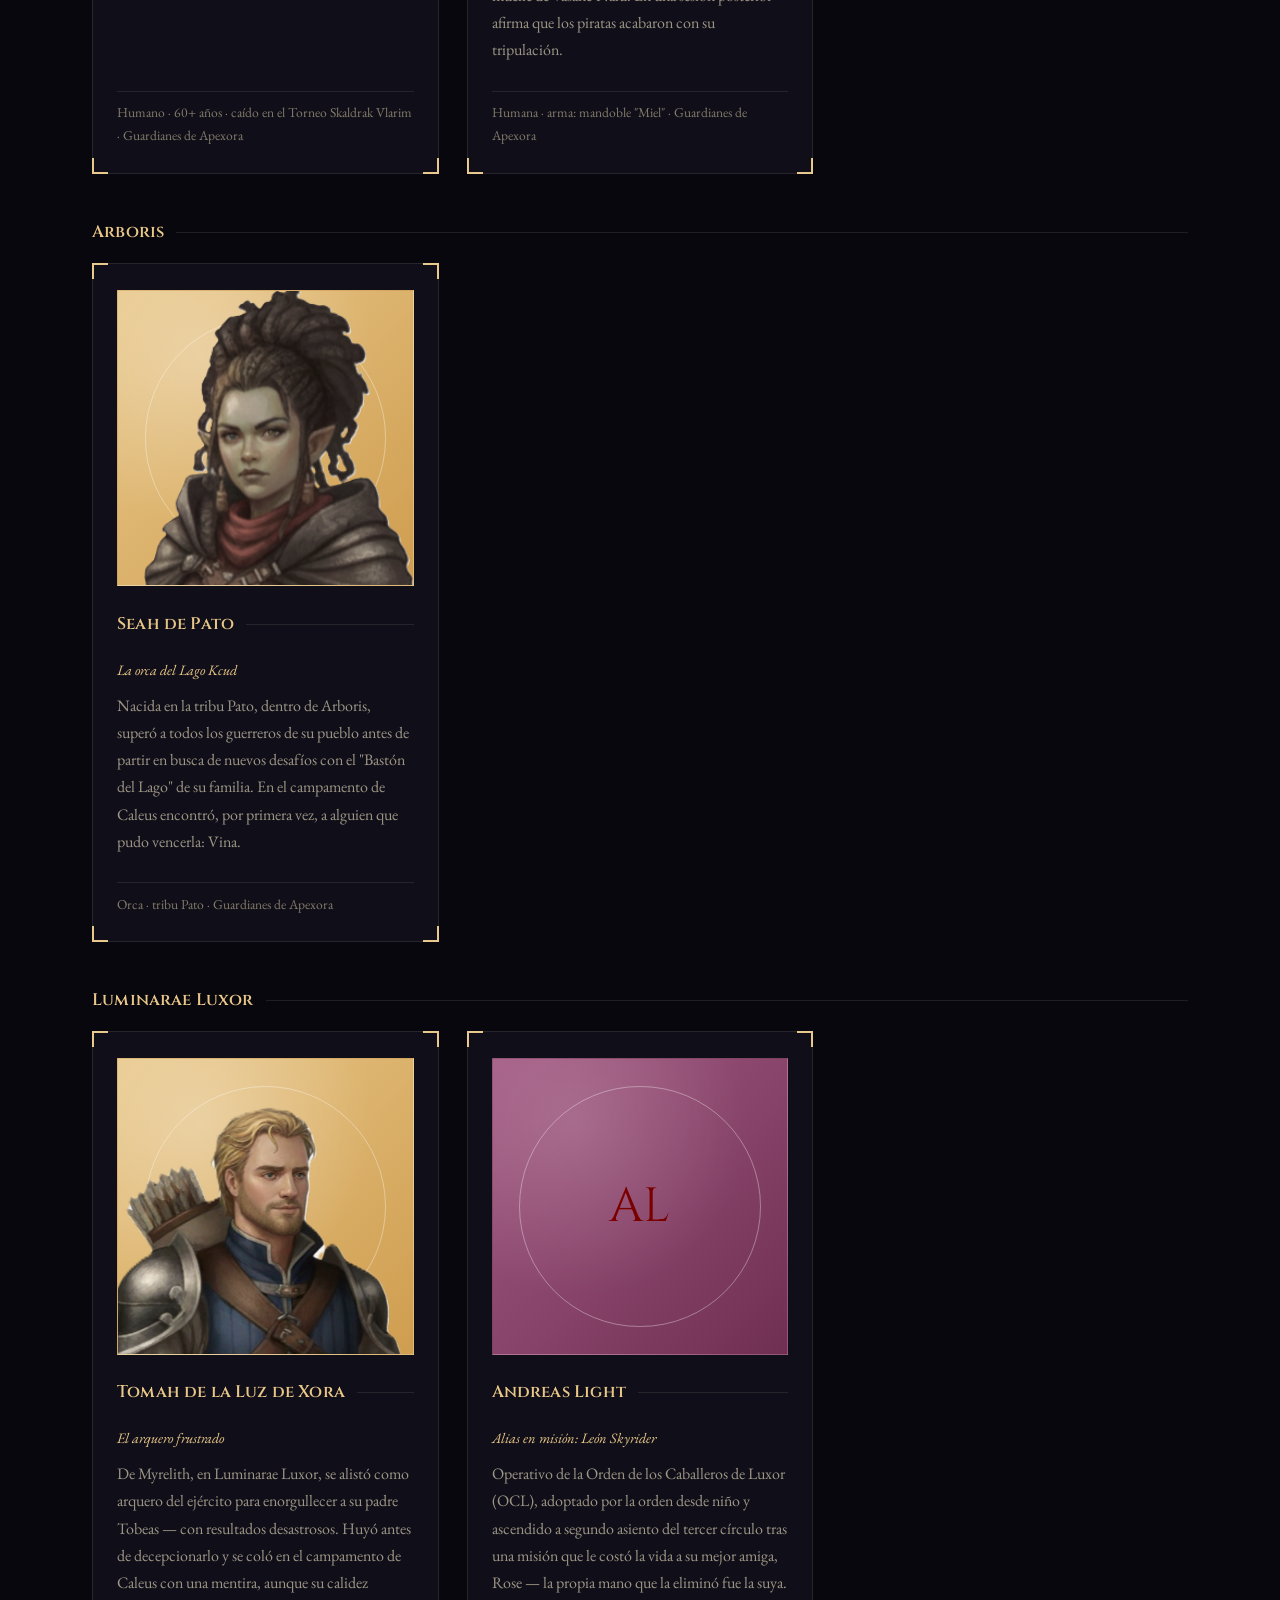
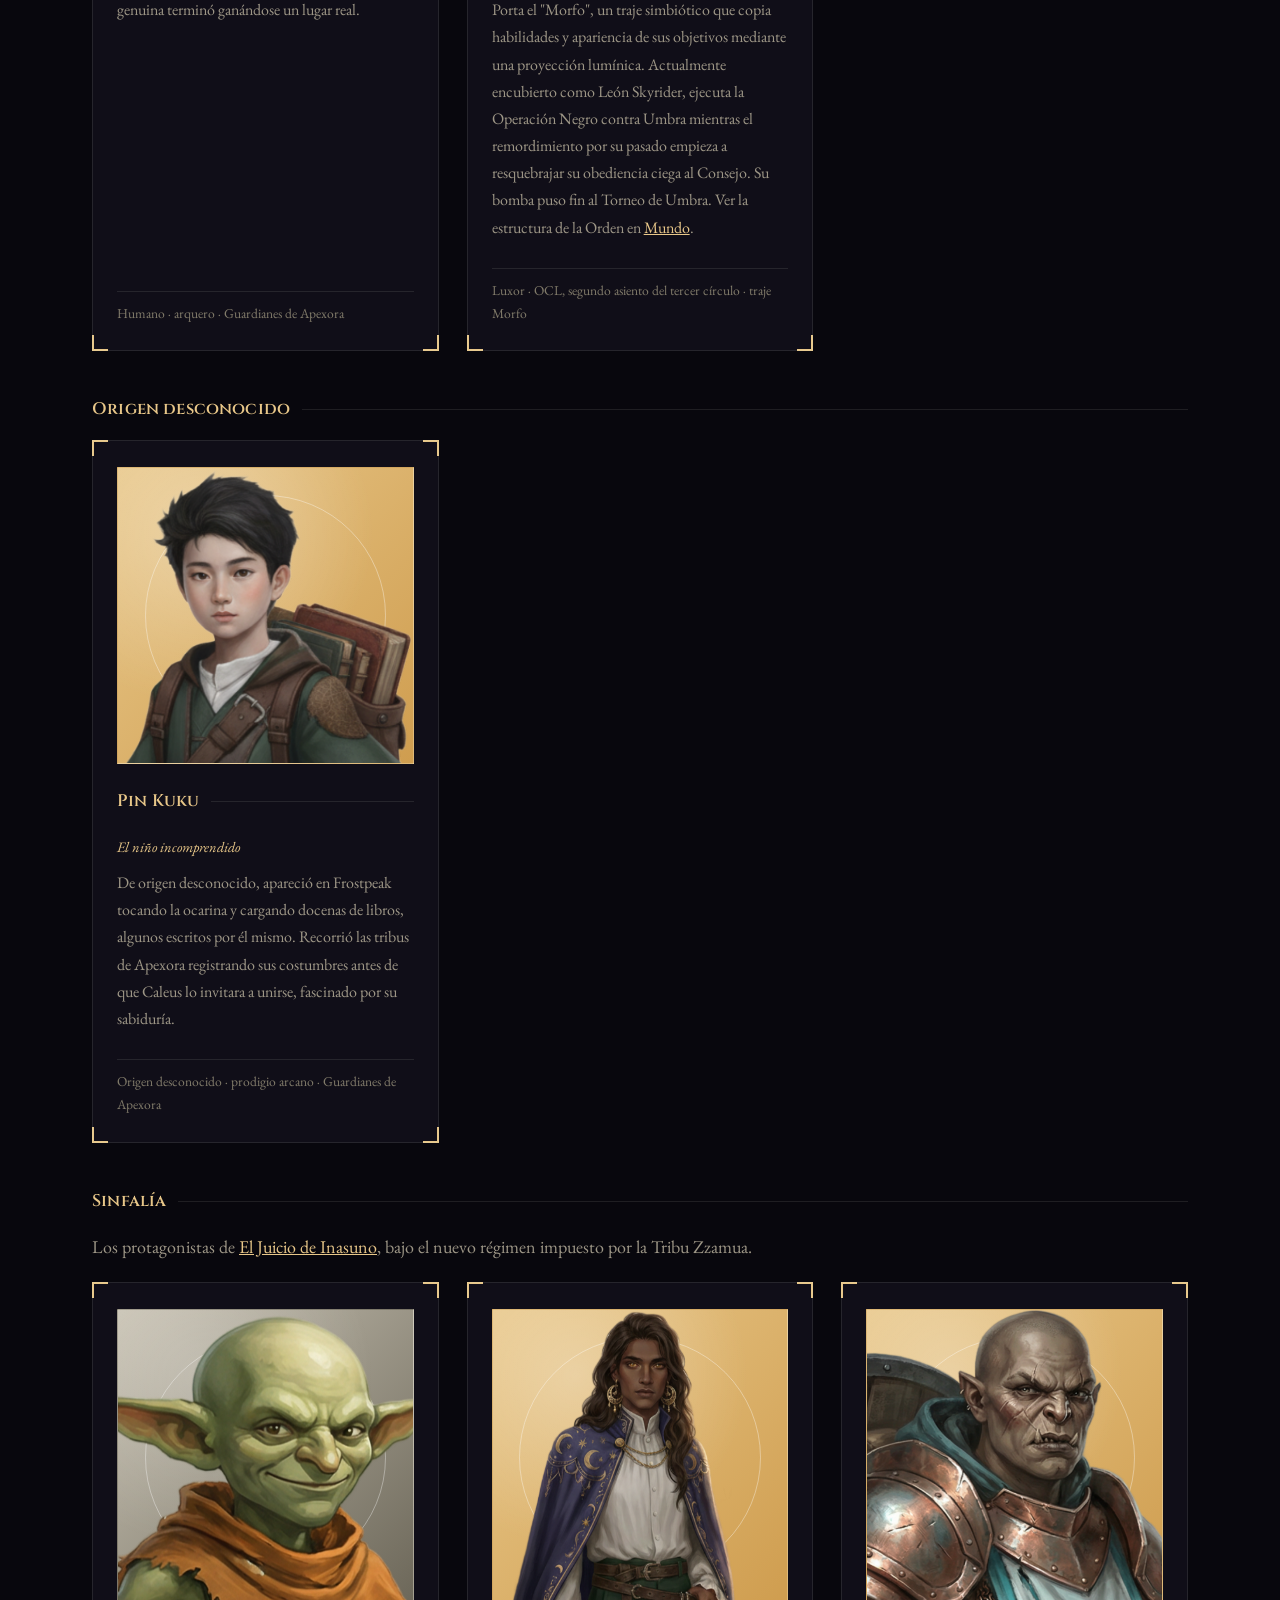
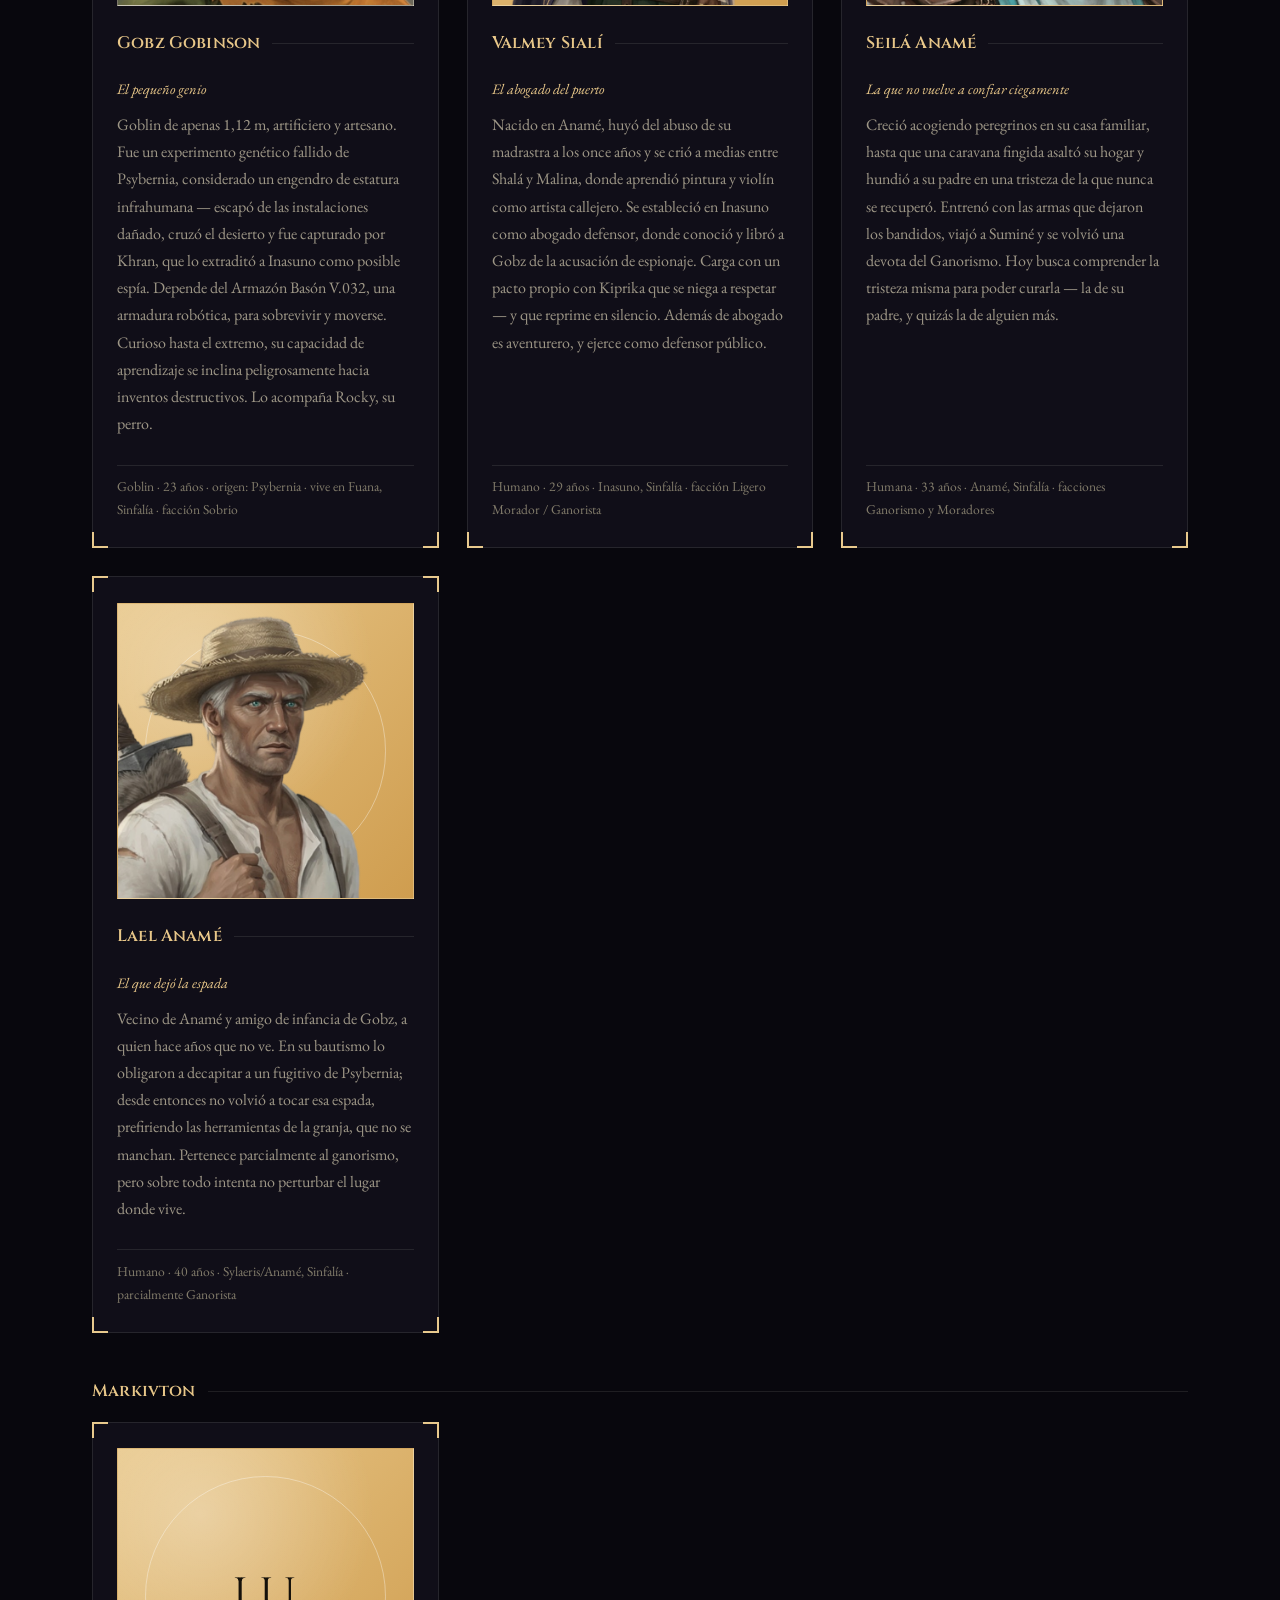
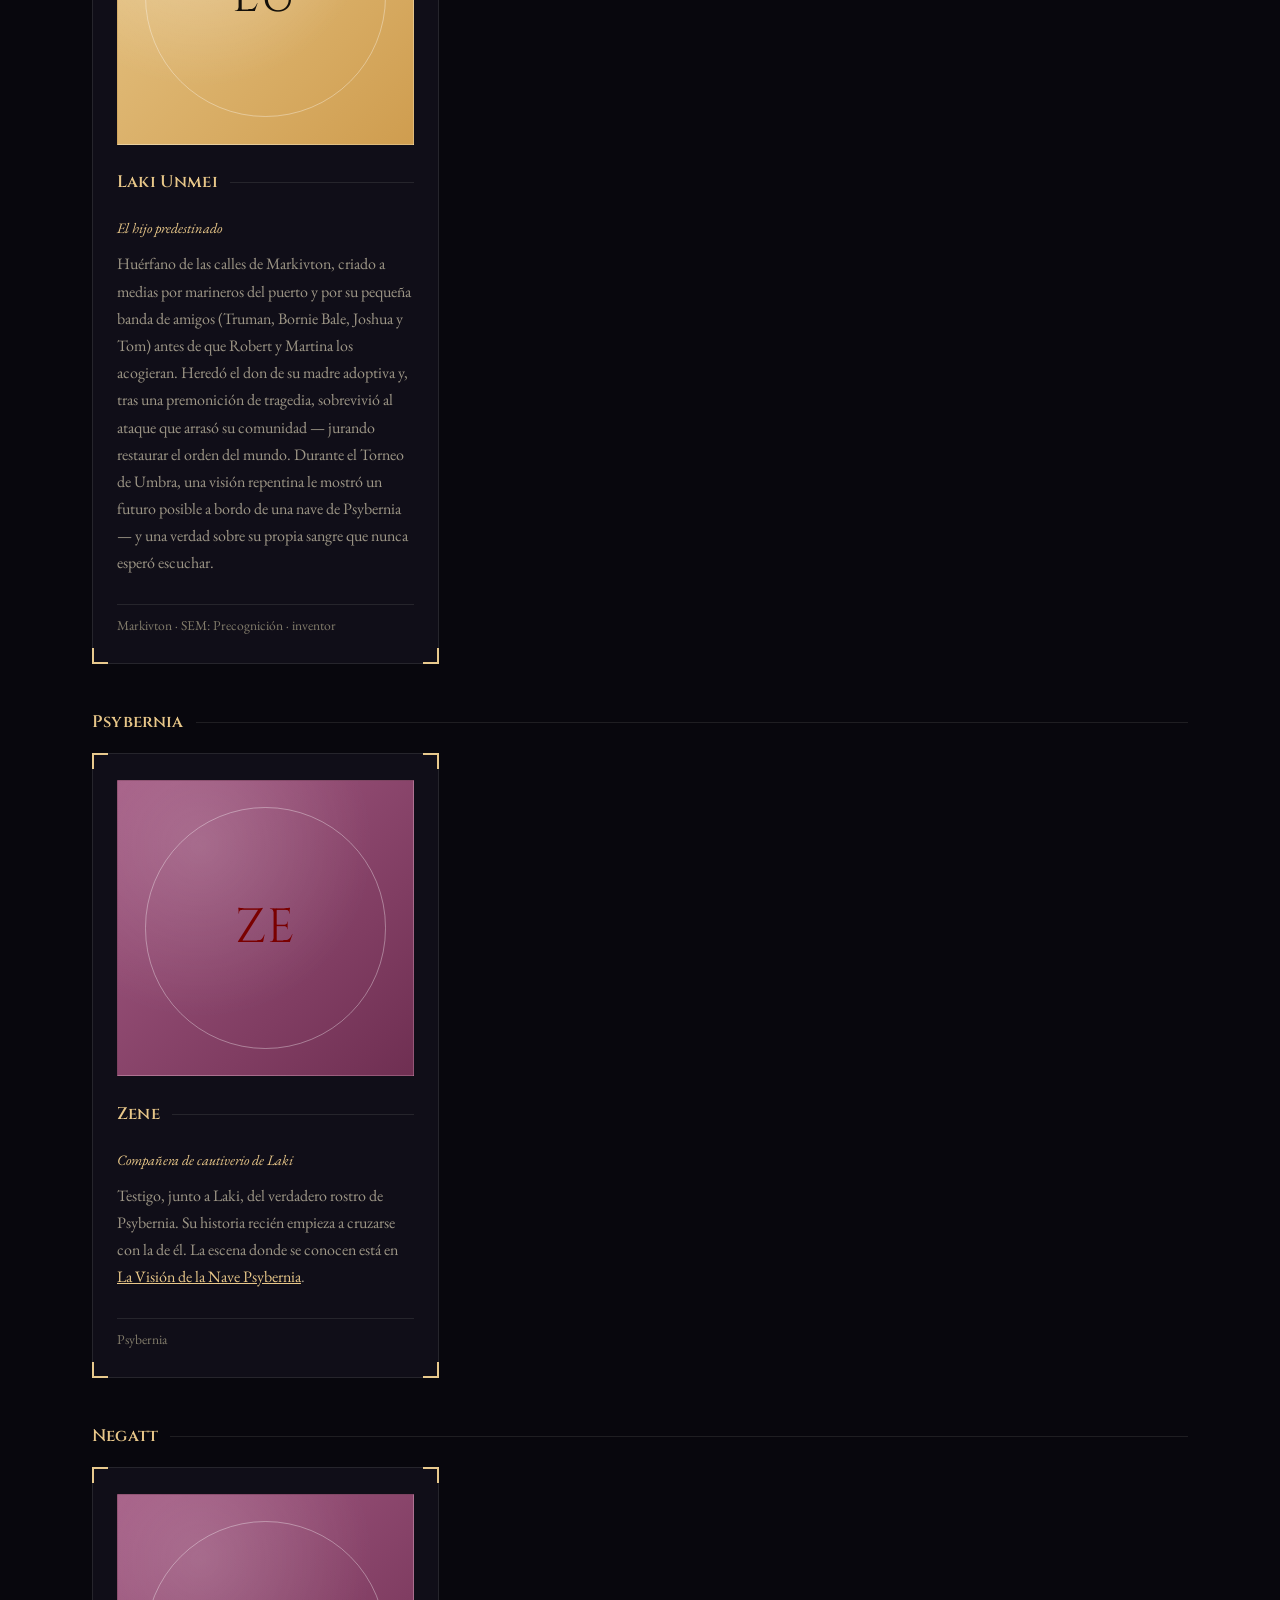
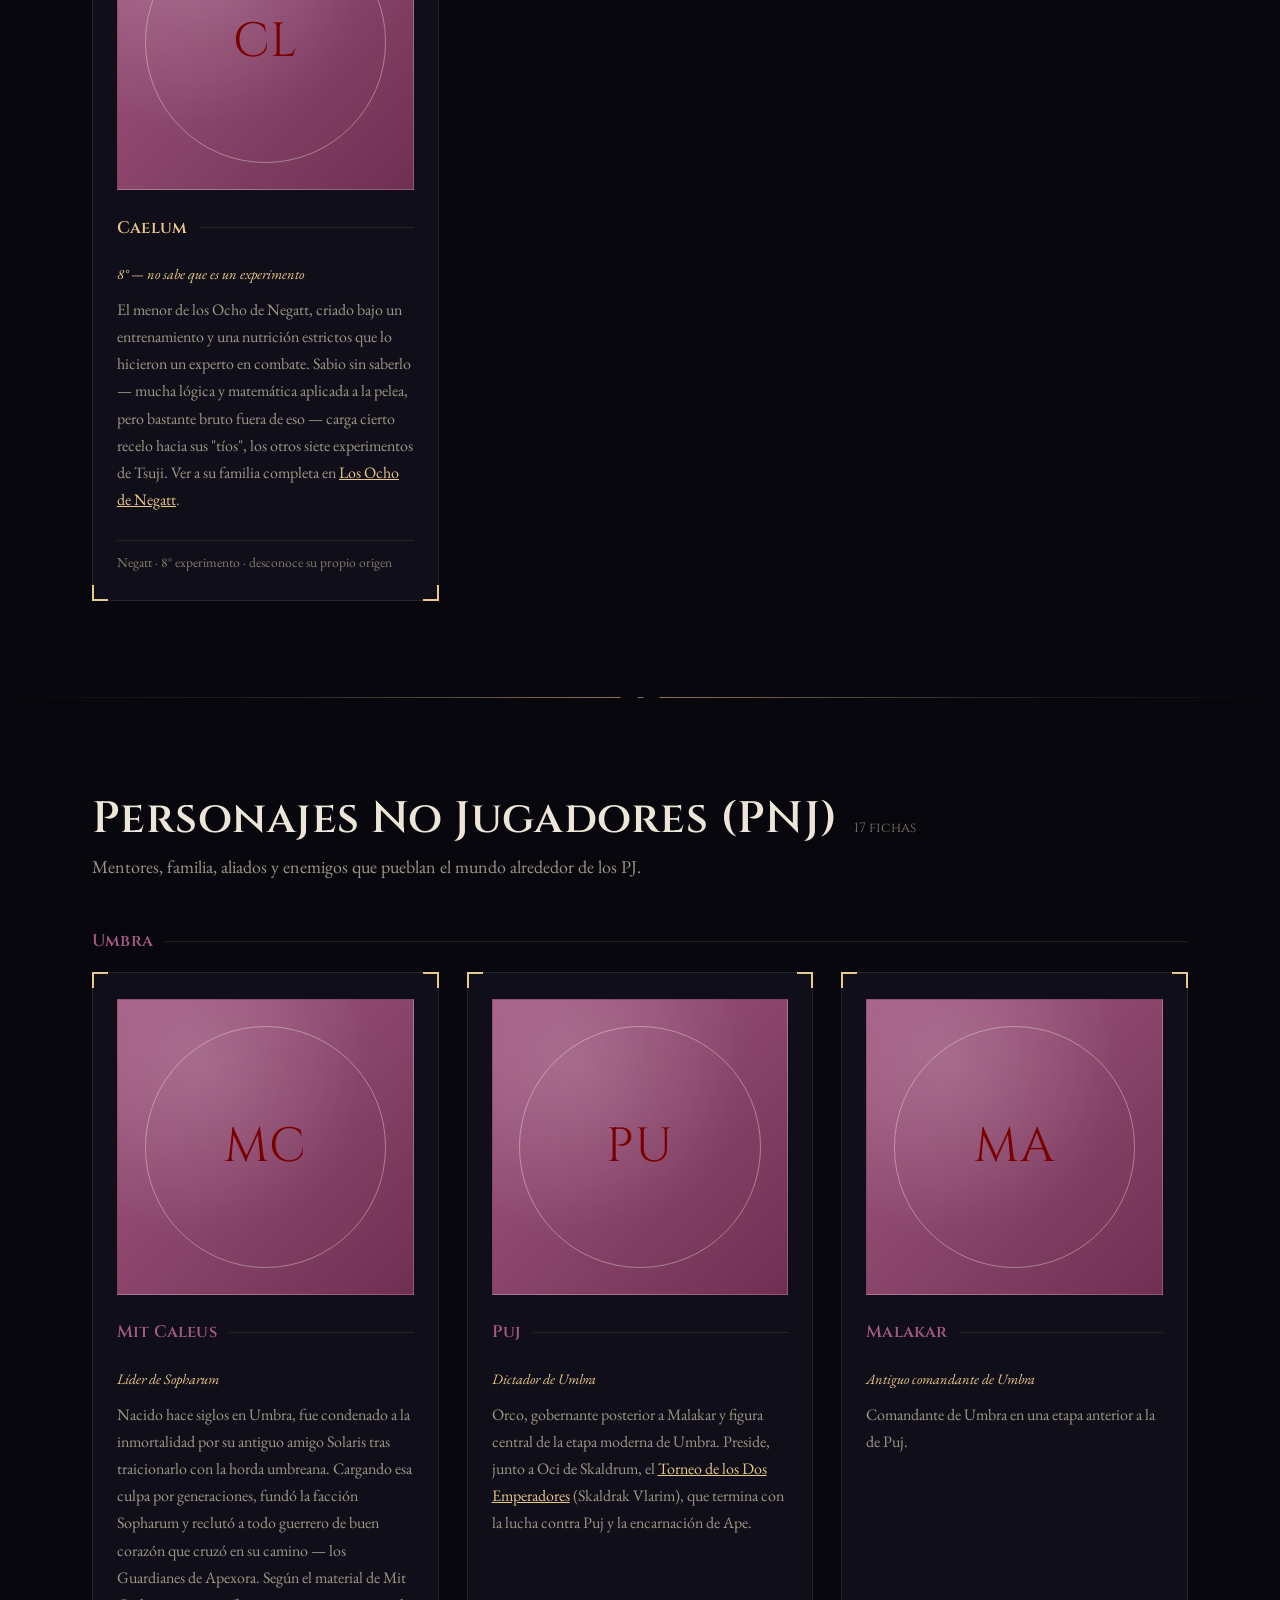
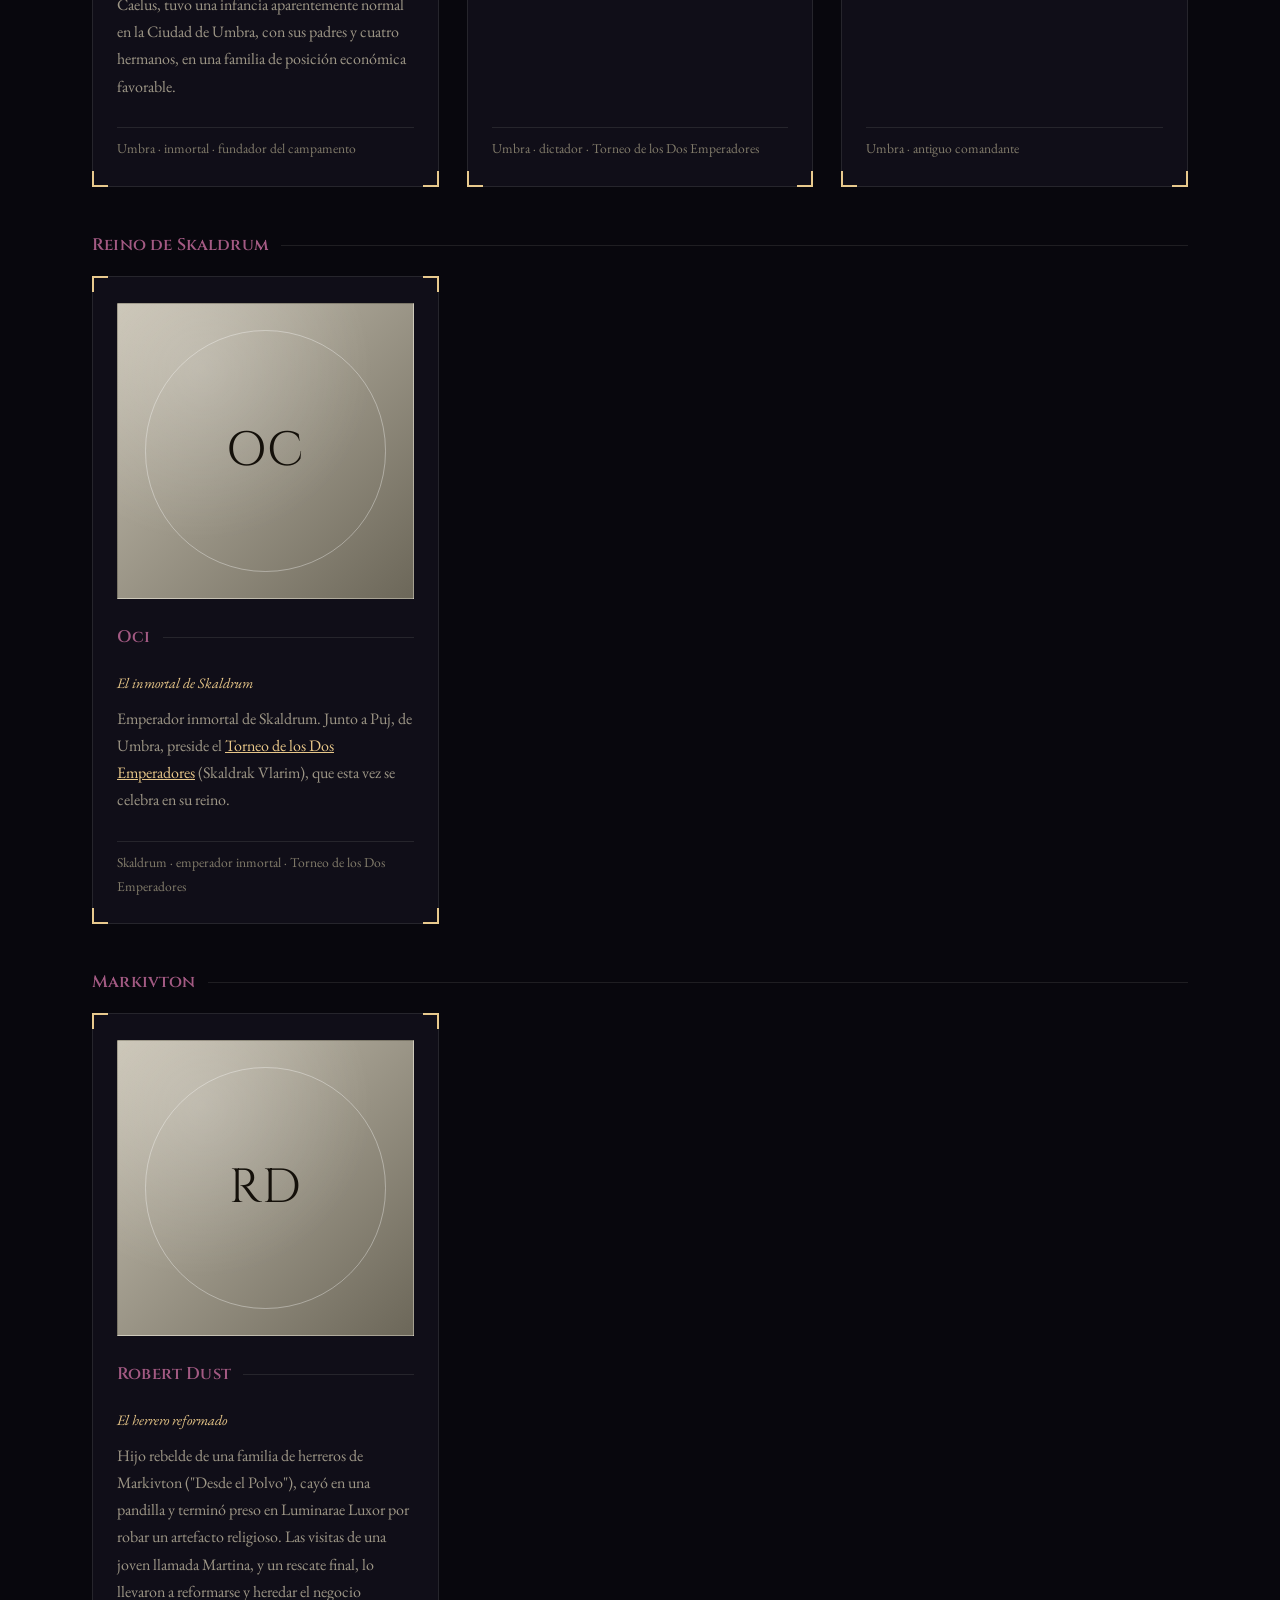
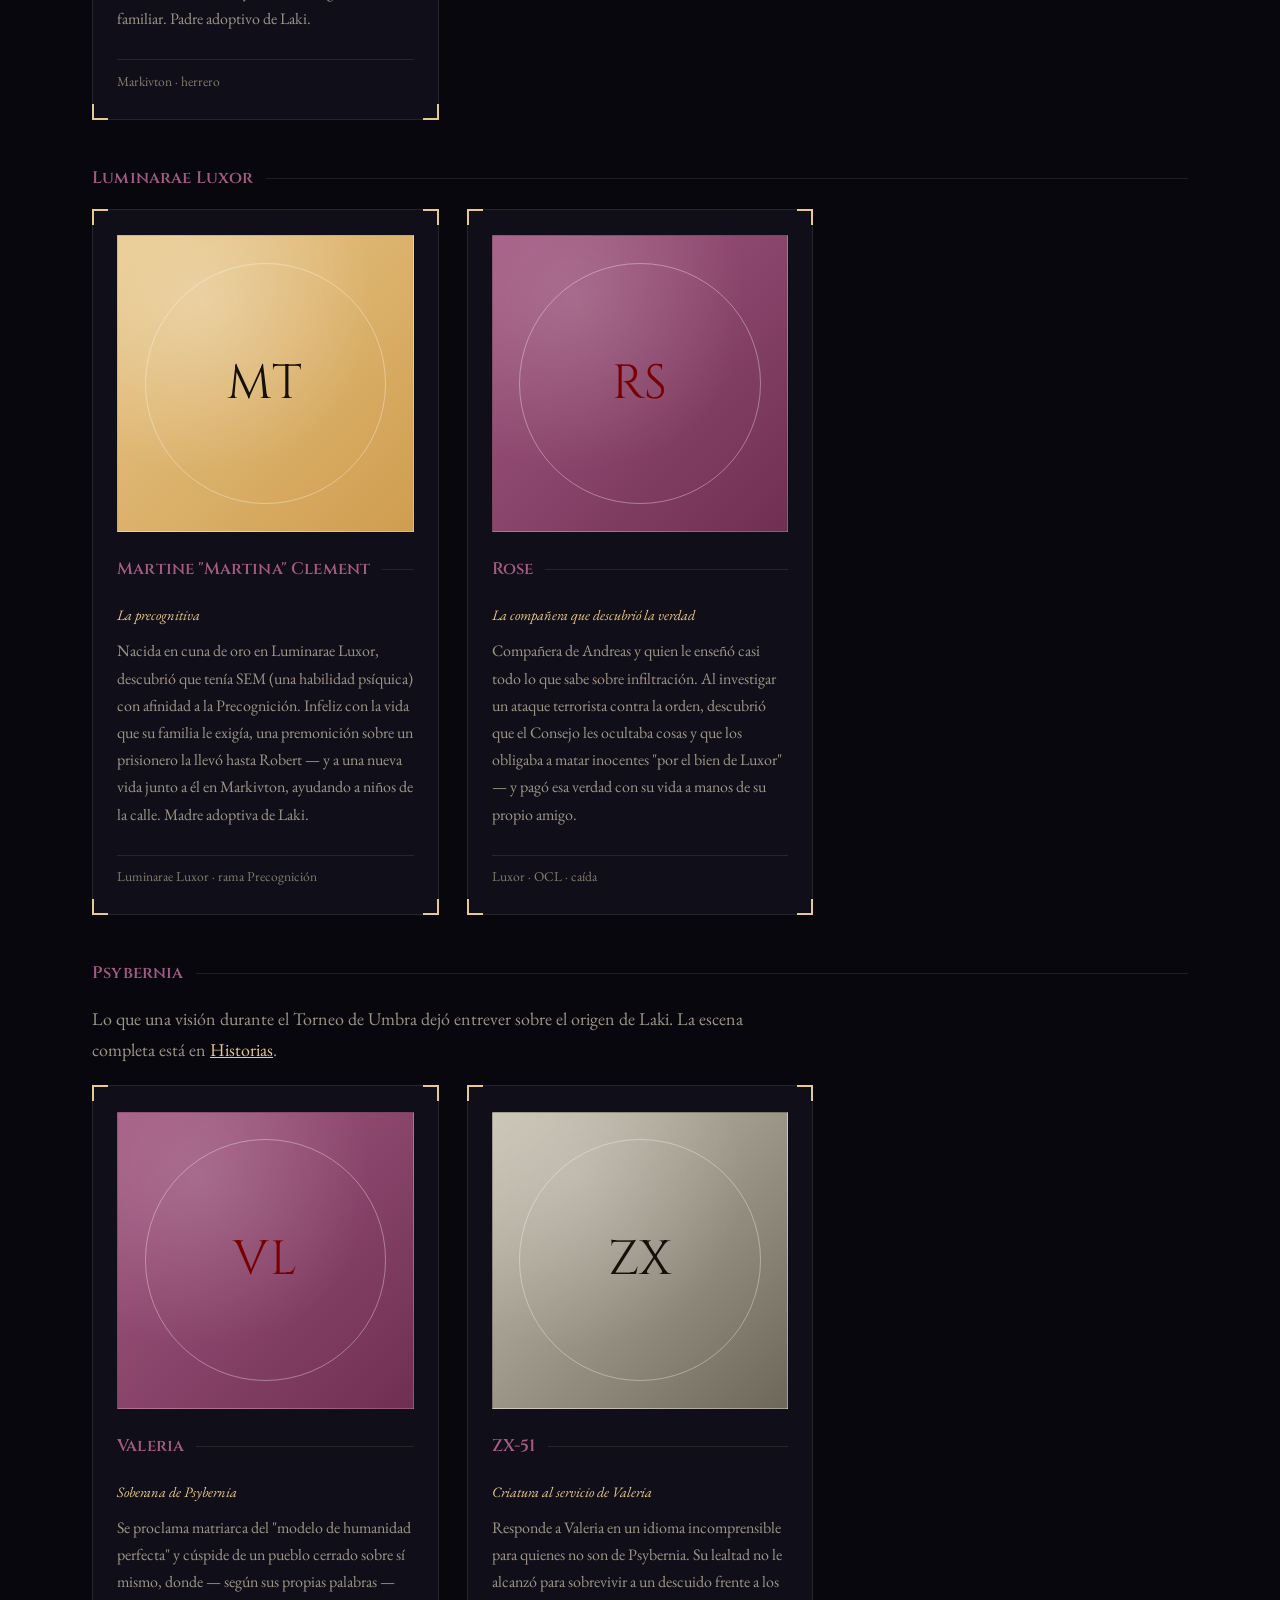
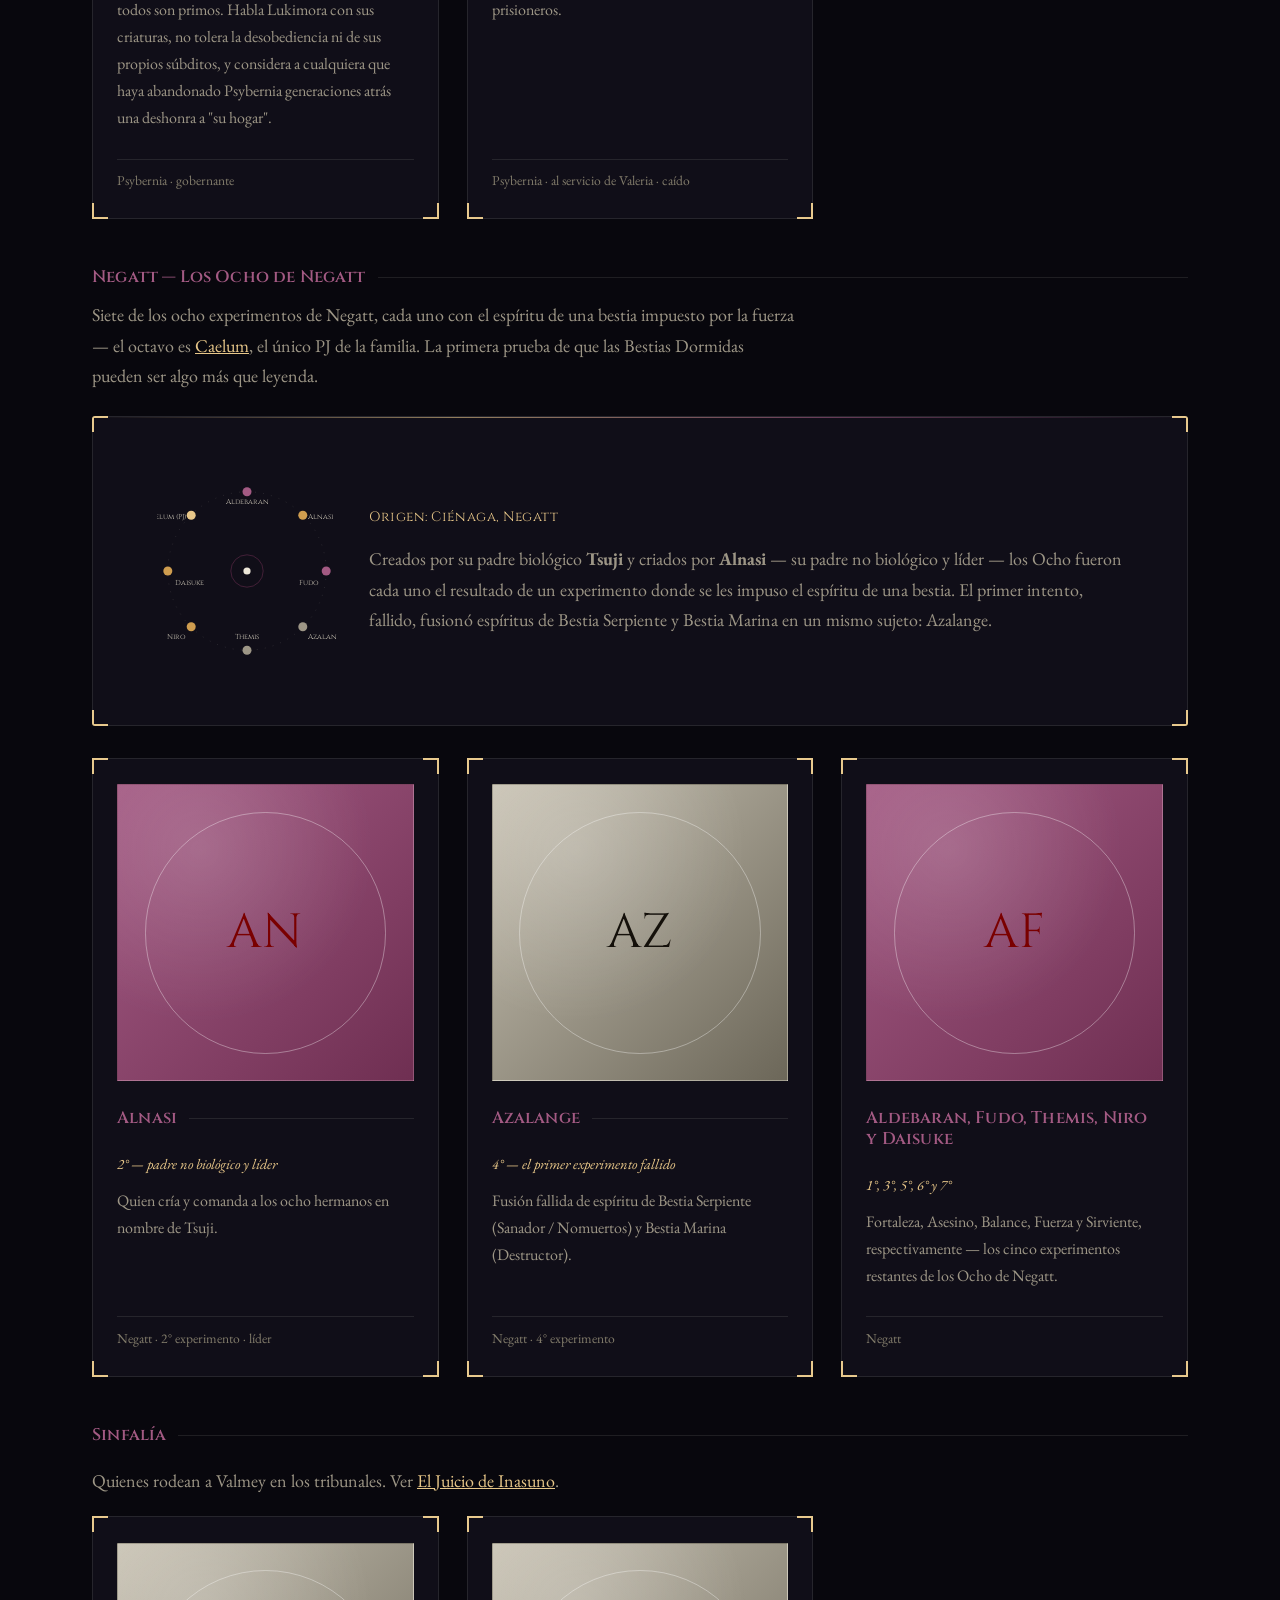
<file: personajes.html>
<!DOCTYPE html>
<html lang="es">
<head>
<meta charset="UTF-8">
<meta name="viewport" content="width=device-width, initial-scale=1.0">
<title>Personajes — Apexora</title>
<meta name="description" content="Personajes Jugadores y No Jugadores de Apexora, organizados por nación de origen.">
<link rel="icon" href="assets/favicon.png" type="image/png">
<link rel="stylesheet" href="css/style.css">
</head>
<body>

<nav class="nav">
  <div class="nav-inner">
    <a href="index.html" class="nav-logo">
      <img class="nav-logo-mark" src="assets/logo-96.png" alt="">
      Apexora
    </a>
    <button class="nav-search-btn" id="search-trigger" type="button" aria-label="Buscar en Apexora (Ctrl K)">
      <svg viewBox="0 0 24 24" width="17" height="17" aria-hidden="true"><circle cx="11" cy="11" r="7" fill="none" stroke="currentColor" stroke-width="2"/><line x1="21" y1="21" x2="16.2" y2="16.2" stroke="currentColor" stroke-width="2" stroke-linecap="round"/></svg>
      <span class="nav-search-kbd">Ctrl K</span>
    </button>
    <button class="nav-toggle" aria-label="Abrir menú" aria-expanded="false">&#9776;</button>
    <ul class="nav-links">
      <li><a href="index.html">Inicio</a></li>
      <li><a href="mitologia.html">Mitología</a></li>
      <li><a href="mundo.html">Mundo</a></li>
      <li><a href="mapa.html">Mapa</a></li>
      <li><a href="linea-tiempo.html">Cronología</a></li>
      <li><a href="personajes.html" class="active">Personajes</a></li>
      <li><a href="historias.html">Historias</a></li>
      <li><a href="dados.html">Dados</a></li>
    </ul>
  </div>
</nav>

<div class="search-overlay" id="search-overlay" hidden>
  <div class="search-modal" role="dialog" aria-modal="true" aria-label="Buscar en Apexora">
    <div class="search-input-row">
      <svg viewBox="0 0 24 24" width="18" height="18" aria-hidden="true"><circle cx="11" cy="11" r="7" fill="none" stroke="currentColor" stroke-width="2"/><line x1="21" y1="21" x2="16.2" y2="16.2" stroke="currentColor" stroke-width="2" stroke-linecap="round"/></svg>
      <input type="text" id="search-input" placeholder="Buscar naciones, personajes, historias..." autocomplete="off" aria-label="Buscar en Apexora">
      <kbd>Esc</kbd>
    </div>
    <ul class="search-results" id="search-results"></ul>
    <p class="search-empty hint" id="search-empty" hidden>Sin resultados. Probá con otro término.</p>
  </div>
</div>


<header class="page-header">
  <div class="starfield" aria-hidden="true"></div>
  <div class="wrap">
    <p class="eyebrow">Quiénes habitan Apexora</p>
    <h1>Personajes</h1>
    <nav class="toc" aria-label="Contenido de la página">
      <a href="#pj">Personajes Jugadores</a>
      <a href="#pnj">Personajes No Jugadores</a>
    </nav>
    <p class="prose" style="margin-top:1.75rem;color:var(--ink-dim);font-size:1.15rem;">Divididos entre quienes llevan adelante la historia — los <strong>PJ</strong> — y quienes la pueblan — los <strong>PNJ</strong> — y agrupados por su nación de origen.</p>
  </div>
</header>

<main>

<section id="pj">
  <div class="wrap">
    <div class="roster-kind">
      <h2>Personajes Jugadores (PJ)</h2>
      <span class="count">14 fichas</span>
    </div>
    <p style="color:var(--ink-dim);max-width:44rem;">Protagonistas de las campañas jugadas hasta ahora — ver <a href="historias.html#campanas" style="color:var(--gold-soft);">Campañas y Arcos</a> para saber en cuál participa cada uno.</p>

    <div class="nation-group" id="pj-umbra">
      <h3>Umbra</h3>
      <div class="char-grid">
        <article class="char-card" id="personaje-zarick">
          <div class="char-portrait"><img src="assets/personajes/zarick.png" alt="Retrato de Zarick"></div>
          <h3>Zarick</h3>
          <span class="role">Hijo de la Sombra</span>
          <p>Semi-orco, hijo del amor prohibido entre Evelyn von Grace y Khagzol 'Zodd' Shazolg. Huérfano a los ocho años, sobrevivió robando en los distritos de Umbra antes de escapar a Arboris, donde se convirtió en guía y superviviente. Salvó a Bane de morir en una cueva, sellando su amistad. Su origen se cuenta en <a href="historias.html#linaje-zarick" style="color:var(--gold-soft);">El Linaje de Zarick</a>.</p>
          <div class="stats">Semi-orco · nacido en Umbra, año 964 · Guardianes de Apexora</div>
        </article>
      </div>
    </div>

    <div class="nation-group" id="pj-lumis">
      <h3>Lumis</h3>
      <div class="char-grid">
        <article class="char-card" id="personaje-bane">
          <div class="char-portrait"><img src="assets/personajes/bane.png" alt="Retrato de Bane"></div>
          <h3>Bane Ironhand</h3>
          <span class="role">Antes Bane Forrest</span>
          <p>Humano de 23 años, criado en una granja solar cerca de Liminae. De niño siguió una carreta de merodeadores nocturna, lo que definió su destino. Un accidente en una misión le costó los antebrazos y la vista, reemplazados por implantes cibernéticos de un celeste vibrante. Su tecnología integrada le da capacidades de escaneo: en una escena usó su ojo para analizar directamente a <a href="personajes.html#personaje-chunchunmaru" style="color:var(--gold-soft);">Chunchunmaru</a>.</p>
          <div class="stats">Humano · 23 años · 1,73 m · Guardianes de Apexora</div>
        </article>
      </div>
    </div>

    <div class="nation-group" id="pj-skaldrum">
      <h3>Reino de Skaldrum</h3>
      <div class="char-grid">
        <article class="char-card" id="personaje-karim">
          <div class="char-portrait"><img src="assets/personajes/karim.png" alt="Retrato de Karim"></div>
          <h3>Karim Balteus</h3>
          <span class="role">El Bailarín del Estoque</span>
          <p>Abandonado de niño en Skaldrum, fue criado por la Orden de los Marcados, una academia mercenaria que venera a Ape. Desertó tras años de matanzas, y cuando la Orden masacró a su nueva familia en venganza, mató a 29 de sus 30 atacantes. Ahora vaga como nómada, cazando a la Orden por rencor. Participó en el Torneo de Umbra y murió al final de la campaña, en el Torneo Skaldrak Vlarim. En el caso <a href="personajes.html#personaje-chunchunmaru" style="color:var(--gold-soft);">Chunchunmaru</a> participó activamente en el análisis de su posible relación con INARGO.</p>
          <div class="stats">Humano · 60+ años · caído en el Torneo Skaldrak Vlarim · Guardianes de Apexora</div>
        </article>

        <article class="char-card" id="personaje-vina">
          <div class="char-portrait"><img src="assets/personajes/vina.png" alt="Retrato de Vina"></div>
          <h3>Vina Miceus</h3>
          <span class="role">La guerrera construida desde la cuna</span>
          <p>Nacida en el Feudo Este de Skaldrum, fue moldeada desde bebé para servir al orden autoritario del reino, portando el mandoble "Miel". Tras años de redadas y matanza desinteresada, deseó una vida en paz y fue la primera en unirse al campamento de Caleus.</p>
          <p style="margin-top:0.6rem;"><strong>En Sinfalía:</strong> esta etapa de su vida es distinta de la del Campamento Sopharum. Su historia en el este transcurre poco después de que su barco llega a las tierras orientales y termina cuando zarpa hacia el muelle de Vasané-Nalú. En una sesión posterior afirma que los piratas acabaron con su tripulación.</p>
          <div class="stats">Humana · arma: mandoble "Miel" · Guardianes de Apexora</div>
        </article>
      </div>
    </div>

    <div class="nation-group" id="pj-arboris">
      <h3>Arboris</h3>
      <div class="char-grid">
        <article class="char-card" id="personaje-seah">
          <div class="char-portrait"><img src="assets/personajes/seah.png" alt="Retrato de Seah"></div>
          <h3>Seah de Pato</h3>
          <span class="role">La orca del Lago Kcud</span>
          <p>Nacida en la tribu Pato, dentro de Arboris, superó a todos los guerreros de su pueblo antes de partir en busca de nuevos desafíos con el "Bastón del Lago" de su familia. En el campamento de Caleus encontró, por primera vez, a alguien que pudo vencerla: Vina.</p>
          <div class="stats">Orca · tribu Pato · Guardianes de Apexora</div>
        </article>
      </div>
    </div>

    <div class="nation-group" id="pj-luminarae">
      <h3>Luminarae Luxor</h3>
      <div class="char-grid">
        <article class="char-card" id="personaje-tomah">
          <div class="char-portrait"><img src="assets/personajes/tomah.png" alt="Retrato de Tomah"></div>
          <h3>Tomah de la Luz de Xora</h3>
          <span class="role">El arquero frustrado</span>
          <p>De Myrelith, en Luminarae Luxor, se alistó como arquero del ejército para enorgullecer a su padre Tobeas — con resultados desastrosos. Huyó antes de decepcionarlo y se coló en el campamento de Caleus con una mentira, aunque su calidez genuina terminó ganándose un lugar real.</p>
          <div class="stats">Humano · arquero · Guardianes de Apexora</div>
        </article>

        <article class="char-card" id="personaje-andreas">
          <div class="char-portrait pumbra">AL</div>
          <h3>Andreas Light</h3>
          <span class="role">Alias en misión: León Skyrider</span>
          <p>Operativo de la Orden de los Caballeros de Luxor (OCL), adoptado por la orden desde niño y ascendido a segundo asiento del tercer círculo tras una misión que le costó la vida a su mejor amiga, Rose — la propia mano que la eliminó fue la suya. Porta el "Morfo", un traje simbiótico que copia habilidades y apariencia de sus objetivos mediante una proyección lumínica. Actualmente encubierto como León Skyrider, ejecuta la Operación Negro contra Umbra mientras el remordimiento por su pasado empieza a resquebrajar su obediencia ciega al Consejo. Su bomba puso fin al Torneo de Umbra. Ver la estructura de la Orden en <a href="mundo.html#orden-ocl" style="color:var(--gold-soft);">Mundo</a>.</p>
          <div class="stats">Luxor · OCL, segundo asiento del tercer círculo · traje Morfo</div>
        </article>
      </div>
    </div>

    <div class="nation-group" id="pj-desconocido">
      <h3>Origen desconocido</h3>
      <div class="char-grid">
        <article class="char-card" id="personaje-pin">
          <div class="char-portrait"><img src="assets/personajes/pin.png" alt="Retrato de Pin"></div>
          <h3>Pin Kuku</h3>
          <span class="role">El niño incomprendido</span>
          <p>De origen desconocido, apareció en Frostpeak tocando la ocarina y cargando docenas de libros, algunos escritos por él mismo. Recorrió las tribus de Apexora registrando sus costumbres antes de que Caleus lo invitara a unirse, fascinado por su sabiduría.</p>
          <div class="stats">Origen desconocido · prodigio arcano · Guardianes de Apexora</div>
        </article>
      </div>
    </div>

    <div class="nation-group" id="pj-sinfalia">
      <h3>Sinfalía</h3>
      <p style="color:var(--ink-dim);margin-bottom:1.25rem;max-width:44rem;">Los protagonistas de <a href="historias.html#juicio-inasuno" style="color:var(--gold-soft);">El Juicio de Inasuno</a>, bajo el nuevo régimen impuesto por la Tribu Zzamua.</p>
      <div class="char-grid">
        <article class="char-card" id="personaje-gobz">
          <div class="char-portrait pneutral"><img src="assets/personajes/Gobz.png" alt="Retrato de Gobz Gobinson"></div>
          <h3>Gobz Gobinson</h3>
          <span class="role">El pequeño genio</span>
          <p>Goblin de apenas 1,12 m, artificiero y artesano. Fue un experimento genético fallido de Psybernia, considerado un engendro de estatura infrahumana — escapó de las instalaciones dañado, cruzó el desierto y fue capturado por Khran, que lo extraditó a Inasuno como posible espía. Depende del Armazón Basón V.032, una armadura robótica, para sobrevivir y moverse. Curioso hasta el extremo, su capacidad de aprendizaje se inclina peligrosamente hacia inventos destructivos. Lo acompaña Rocky, su perro.</p>
          <div class="stats">Goblin · 23 años · origen: Psybernia · vive en Fuana, Sinfalía · facción Sobrio</div>
        </article>

        <article class="char-card" id="personaje-valmey">
          <div class="char-portrait"><img src="assets/personajes/valmey.png" alt="Retrato de Valmey Sialí"></div>
          <h3>Valmey Sialí</h3>
          <span class="role">El abogado del puerto</span>
          <p>Nacido en Anamé, huyó del abuso de su madrastra a los once años y se crió a medias entre Shalá y Malina, donde aprendió pintura y violín como artista callejero. Se estableció en Inasuno como abogado defensor, donde conoció y libró a Gobz de la acusación de espionaje. Carga con un pacto propio con Kiprika que se niega a respetar — y que reprime en silencio. Además de abogado es aventurero, y ejerce como defensor público.</p>
          <div class="stats">Humano · 29 años · Inasuno, Sinfalía · facción Ligero Morador / Ganorista</div>
        </article>

        <article class="char-card" id="personaje-seila">
          <div class="char-portrait"><img src="assets/personajes/seila.png" alt="Retrato de Seilá Anamé"></div>
          <h3>Seilá Anamé</h3>
          <span class="role">La que no vuelve a confiar ciegamente</span>
          <p>Creció acogiendo peregrinos en su casa familiar, hasta que una caravana fingida asaltó su hogar y hundió a su padre en una tristeza de la que nunca se recuperó. Entrenó con las armas que dejaron los bandidos, viajó a Suminé y se volvió una devota del Ganorismo. Hoy busca comprender la tristeza misma para poder curarla — la de su padre, y quizás la de alguien más.</p>
          <div class="stats">Humana · 33 años · Anamé, Sinfalía · facciones Ganorismo y Moradores</div>
        </article>

        <article class="char-card" id="personaje-lael">
          <div class="char-portrait"><img src="assets/personajes/Lael.png" alt="Retrato de Lael Anamé"></div>
          <h3>Lael Anamé</h3>
          <span class="role">El que dejó la espada</span>
          <p>Vecino de Anamé y amigo de infancia de Gobz, a quien hace años que no ve. En su bautismo lo obligaron a decapitar a un fugitivo de Psybernia; desde entonces no volvió a tocar esa espada, prefiriendo las herramientas de la granja, que no se manchan. Pertenece parcialmente al ganorismo, pero sobre todo intenta no perturbar el lugar donde vive.</p>
          <div class="stats">Humano · 40 años · Sylaeris/Anamé, Sinfalía · parcialmente Ganorista</div>
        </article>
      </div>
    </div>

    <div class="nation-group" id="pj-markivton">
      <h3>Markivton</h3>
      <div class="char-grid">
        <article class="char-card" id="personaje-laki">
          <div class="char-portrait">LU</div>
          <h3>Laki Unmei</h3>
          <span class="role">El hijo predestinado</span>
          <p>Huérfano de las calles de Markivton, criado a medias por marineros del puerto y por su pequeña banda de amigos (Truman, Bornie Bale, Joshua y Tom) antes de que Robert y Martina los acogieran. Heredó el don de su madre adoptiva y, tras una premonición de tragedia, sobrevivió al ataque que arrasó su comunidad — jurando restaurar el orden del mundo. Durante el Torneo de Umbra, una visión repentina le mostró un futuro posible a bordo de una nave de Psybernia — y una verdad sobre su propia sangre que nunca esperó escuchar.</p>
          <div class="stats">Markivton · SEM: Precognición · inventor</div>
        </article>
      </div>
    </div>

    <div class="nation-group" id="pj-psybernia">
      <h3>Psybernia</h3>
      <div class="char-grid">
        <article class="char-card" id="personaje-zene">
          <div class="char-portrait pumbra">ZE</div>
          <h3>Zene</h3>
          <span class="role">Compañera de cautiverio de Laki</span>
          <p>Testigo, junto a Laki, del verdadero rostro de Psybernia. Su historia recién empieza a cruzarse con la de él. La escena donde se conocen está en <a href="historias.html#vision-psybernia" style="color:var(--gold-soft);">La Visión de la Nave Psybernia</a>.</p>
          <div class="stats">Psybernia</div>
        </article>
      </div>
    </div>

    <div class="nation-group" id="pj-negatt">
      <h3>Negatt</h3>
      <div class="char-grid">
        <article class="char-card" id="personaje-caelum">
          <div class="char-portrait pumbra">CL</div>
          <h3>Caelum</h3>
          <span class="role">8° — no sabe que es un experimento</span>
          <p>El menor de los Ocho de Negatt, criado bajo un entrenamiento y una nutrición estrictos que lo hicieron un experto en combate. Sabio sin saberlo — mucha lógica y matemática aplicada a la pelea, pero bastante bruto fuera de eso — carga cierto recelo hacia sus "tíos", los otros siete experimentos de Tsuji. Ver a su familia completa en <a href="#pnj-negatt" style="color:var(--gold-soft);">Los Ocho de Negatt</a>.</p>
          <div class="stats">Negatt · 8° experimento · desconoce su propio origen</div>
        </article>
      </div>
    </div>

  </div>
</section>

<hr class="divider">

<section id="pnj">
  <div class="wrap">
    <div class="roster-kind">
      <h2>Personajes No Jugadores (PNJ)</h2>
      <span class="count">17 fichas</span>
    </div>
    <p style="color:var(--ink-dim);max-width:44rem;">Mentores, familia, aliados y enemigos que pueblan el mundo alrededor de los PJ.</p>

    <div class="nation-group pnj-group" id="pnj-umbra">
      <h3>Umbra</h3>
      <div class="char-grid">
        <article class="char-card" id="personaje-caleus">
          <div class="char-portrait pumbra">MC</div>
          <h3>Mit Caleus</h3>
          <span class="role">Líder de Sopharum</span>
          <p>Nacido hace siglos en Umbra, fue condenado a la inmortalidad por su antiguo amigo Solaris tras traicionarlo con la horda umbreana. Cargando esa culpa por generaciones, fundó la facción Sopharum y reclutó a todo guerrero de buen corazón que cruzó en su camino — los Guardianes de Apexora. Según el material de Mit Caelus, tuvo una infancia aparentemente normal en la Ciudad de Umbra, con sus padres y cuatro hermanos, en una familia de posición económica favorable.</p>
          <div class="stats">Umbra · inmortal · fundador del campamento</div>
        </article>

        <article class="char-card" id="personaje-puj">
          <div class="char-portrait pumbra">PU</div>
          <h3>Puj</h3>
          <span class="role">Dictador de Umbra</span>
          <p>Orco, gobernante posterior a Malakar y figura central de la etapa moderna de Umbra. Preside, junto a Oci de Skaldrum, el <a href="historias.html#torneo-emperadores" style="color:var(--gold-soft);">Torneo de los Dos Emperadores</a> (Skaldrak Vlarim), que termina con la lucha contra Puj y la encarnación de Ape.</p>
          <div class="stats">Umbra · dictador · Torneo de los Dos Emperadores</div>
        </article>

        <article class="char-card" id="personaje-malakar">
          <div class="char-portrait pumbra">MA</div>
          <h3>Malakar</h3>
          <span class="role">Antiguo comandante de Umbra</span>
          <p>Comandante de Umbra en una etapa anterior a la de Puj.</p>
          <div class="stats">Umbra · antiguo comandante</div>
        </article>
      </div>
    </div>

    <div class="nation-group pnj-group" id="pnj-skaldrum">
      <h3>Reino de Skaldrum</h3>
      <div class="char-grid">
        <article class="char-card" id="personaje-oci">
          <div class="char-portrait pneutral">OC</div>
          <h3>Oci</h3>
          <span class="role">El inmortal de Skaldrum</span>
          <p>Emperador inmortal de Skaldrum. Junto a Puj, de Umbra, preside el <a href="historias.html#torneo-emperadores" style="color:var(--gold-soft);">Torneo de los Dos Emperadores</a> (Skaldrak Vlarim), que esta vez se celebra en su reino.</p>
          <div class="stats">Skaldrum · emperador inmortal · Torneo de los Dos Emperadores</div>
        </article>
      </div>
    </div>

    <div class="nation-group pnj-group" id="pnj-markivton">
      <h3>Markivton</h3>
      <div class="char-grid">
        <article class="char-card" id="personaje-robert">
          <div class="char-portrait pneutral">RD</div>
          <h3>Robert Dust</h3>
          <span class="role">El herrero reformado</span>
          <p>Hijo rebelde de una familia de herreros de Markivton ("Desde el Polvo"), cayó en una pandilla y terminó preso en Luminarae Luxor por robar un artefacto religioso. Las visitas de una joven llamada Martina, y un rescate final, lo llevaron a reformarse y heredar el negocio familiar. Padre adoptivo de Laki.</p>
          <div class="stats">Markivton · herrero</div>
        </article>
      </div>
    </div>

    <div class="nation-group pnj-group" id="pnj-luminarae">
      <h3>Luminarae Luxor</h3>
      <div class="char-grid">
        <article class="char-card" id="personaje-martina">
          <div class="char-portrait">MT</div>
          <h3>Martine "Martina" Clement</h3>
          <span class="role">La precognitiva</span>
          <p>Nacida en cuna de oro en Luminarae Luxor, descubrió que tenía SEM (una habilidad psíquica) con afinidad a la Precognición. Infeliz con la vida que su familia le exigía, una premonición sobre un prisionero la llevó hasta Robert — y a una nueva vida junto a él en Markivton, ayudando a niños de la calle. Madre adoptiva de Laki.</p>
          <div class="stats">Luminarae Luxor · rama Precognición</div>
        </article>

        <article class="char-card" id="personaje-rose">
          <div class="char-portrait pumbra">RS</div>
          <h3>Rose</h3>
          <span class="role">La compañera que descubrió la verdad</span>
          <p>Compañera de Andreas y quien le enseñó casi todo lo que sabe sobre infiltración. Al investigar un ataque terrorista contra la orden, descubrió que el Consejo les ocultaba cosas y que los obligaba a matar inocentes "por el bien de Luxor" — y pagó esa verdad con su vida a manos de su propio amigo.</p>
          <div class="stats">Luxor · OCL · caída</div>
        </article>
      </div>
    </div>

    <div class="nation-group pnj-group" id="pnj-psybernia">
      <h3>Psybernia</h3>
      <p style="color:var(--ink-dim);margin-bottom:1.25rem;max-width:44rem;">Lo que una visión durante el Torneo de Umbra dejó entrever sobre el origen de Laki. La escena completa está en <a href="historias.html#vision-psybernia" style="color:var(--gold-soft);">Historias</a>.</p>
      <div class="char-grid">
        <article class="char-card" id="personaje-valeria">
          <div class="char-portrait pumbra">VL</div>
          <h3>Valeria</h3>
          <span class="role">Soberana de Psybernia</span>
          <p>Se proclama matriarca del "modelo de humanidad perfecta" y cúspide de un pueblo cerrado sobre sí mismo, donde — según sus propias palabras — todos son primos. Habla Lukimora con sus criaturas, no tolera la desobediencia ni de sus propios súbditos, y considera a cualquiera que haya abandonado Psybernia generaciones atrás una deshonra a "su hogar".</p>
          <div class="stats">Psybernia · gobernante</div>
        </article>

        <article class="char-card" id="personaje-zx51">
          <div class="char-portrait pneutral">ZX</div>
          <h3>ZX-51</h3>
          <span class="role">Criatura al servicio de Valeria</span>
          <p>Responde a Valeria en un idioma incomprensible para quienes no son de Psybernia. Su lealtad no le alcanzó para sobrevivir a un descuido frente a los prisioneros.</p>
          <div class="stats">Psybernia · al servicio de Valeria · caído</div>
        </article>
      </div>
    </div>

    <div class="nation-group pnj-group" id="pnj-negatt">
      <h3>Negatt — Los Ocho de Negatt</h3>
      <p style="margin-top:-0.5rem;margin-bottom:1.5rem;color:var(--ink-dim);max-width:44rem;">Siete de los ocho experimentos de Negatt, cada uno con el espíritu de una bestia impuesto por la fuerza — el octavo es <a href="#personaje-caelum" style="color:var(--gold-soft);">Caelum</a>, el único PJ de la familia. La primera prueba de que las Bestias Dormidas pueden ser algo más que leyenda.</p>

      <div class="panel" style="display:flex;gap:2rem;align-items:center;flex-wrap:wrap;margin-bottom:2rem;">
        <svg viewBox="0 0 200 200" width="180" height="180" style="flex:none;" aria-hidden="true">
          <circle cx="100" cy="100" r="88" fill="none" stroke="rgba(236,230,216,0.14)" stroke-dasharray="1 8"/>
          <circle cx="100" cy="100" r="18" fill="none" stroke="#6f2f52" stroke-opacity="0.6"/>
          <circle cx="100" cy="100" r="4" fill="#ece6d8"/>
          <g font-family="Cinzel, serif" font-size="8" fill="#c9c3b4">
            <circle cx="100" cy="12" r="5" fill="#a35a83"/>
            <text x="100" y="26" text-anchor="middle">Aldebaran</text>
            <circle cx="162" cy="38" r="5" fill="#cf9d4f"/>
            <text x="168" y="42" text-anchor="start">Alnasi</text>
            <circle cx="188" cy="100" r="5" fill="#a35a83"/>
            <text x="180" y="115" text-anchor="end">Fudo</text>
            <circle cx="162" cy="162" r="5" fill="#9d9686"/>
            <text x="168" y="176" text-anchor="start">Azalange</text>
            <circle cx="100" cy="188" r="5" fill="#9d9686"/>
            <text x="100" y="176" text-anchor="middle">Themis</text>
            <circle cx="38" cy="162" r="5" fill="#cf9d4f"/>
            <text x="32" y="176" text-anchor="end">Niro</text>
            <circle cx="12" cy="100" r="5" fill="#cf9d4f"/>
            <text x="20" y="115" text-anchor="start">Daisuke</text>
            <circle cx="38" cy="38" r="5" fill="#e8c789"/>
            <text x="32" y="42" text-anchor="end">Caelum (PJ)</text>
          </g>
        </svg>
        <div style="flex:1;min-width:260px;">
          <p class="eyebrow">Origen: Ciénaga, Negatt</p>
          <p style="color:var(--ink-dim);">Creados por su padre biológico <strong>Tsuji</strong> y criados por <strong>Alnasi</strong> — su padre no biológico y líder — los Ocho fueron cada uno el resultado de un experimento donde se les impuso el espíritu de una bestia. El primer intento, fallido, fusionó espíritus de Bestia Serpiente y Bestia Marina en un mismo sujeto: Azalange.</p>
        </div>
      </div>

      <div class="char-grid">
        <article class="char-card">
          <div class="char-portrait pumbra">AN</div>
          <h3>Alnasi</h3>
          <span class="role">2° — padre no biológico y líder</span>
          <p>Quien cría y comanda a los ocho hermanos en nombre de Tsuji.</p>
          <div class="stats">Negatt · 2° experimento · líder</div>
        </article>
        <article class="char-card">
          <div class="char-portrait pneutral">AZ</div>
          <h3>Azalange</h3>
          <span class="role">4° — el primer experimento fallido</span>
          <p>Fusión fallida de espíritu de Bestia Serpiente (Sanador / Nomuertos) y Bestia Marina (Destructor).</p>
          <div class="stats">Negatt · 4° experimento</div>
        </article>
        <article class="char-card">
          <div class="char-portrait pumbra">AF</div>
          <h3>Aldebaran, Fudo, Themis, Niro y Daisuke</h3>
          <span class="role">1°, 3°, 5°, 6° y 7°</span>
          <p>Fortaleza, Asesino, Balance, Fuerza y Sirviente, respectivamente — los cinco experimentos restantes de los Ocho de Negatt.</p>
          <div class="stats">Negatt</div>
        </article>
      </div>
    </div>

    <div class="nation-group pnj-group" id="pnj-sinfalia">
      <h3>Sinfalía</h3>
      <p style="color:var(--ink-dim);margin-bottom:1.25rem;max-width:44rem;">Quienes rodean a Valmey en los tribunales. Ver <a href="historias.html#juicio-inasuno" style="color:var(--gold-soft);">El Juicio de Inasuno</a>.</p>
      <div class="char-grid">
        <article class="char-card" id="personaje-salin">
          <div class="char-portrait pneutral">SA</div>
          <h3>Salín</h3>
          <span class="role">El juez difícil de vencer</span>
          <p>Juez de Inasuno y uno de los más difíciles de vencer en un juicio. Valmey logra intimidarlo atrayendo gente para que presencie el juicio en público.</p>
          <div class="stats">Inasuno, Sinfalía · juez</div>
        </article>

        <article class="char-card" id="personaje-visu">
          <div class="char-portrait pneutral">VI</div>
          <h3>Visú</h3>
          <span class="role">El asistente de Valmey</span>
          <p>Orco de unos 25 años. Ayuda a <a href="#personaje-valmey" style="color:var(--gold-soft);">Valmey</a> en los juicios, además de ser su amigo.</p>
          <div class="stats">Orco · 25 años aprox. · Sinfalía</div>
        </article>
      </div>
    </div>

    <div class="nation-group pnj-group" id="pnj-sin-nacion">
      <h3>Sin nación especificada</h3>
      <div class="char-grid">
        <article class="char-card" id="personaje-fragua">
          <div class="char-portrait pneutral">FR</div>
          <h3>Fragua</h3>
          <span class="role">El transportista</span>
          <p>Hijo de un viejo amigo transportista de Caleus, sigue el legado familiar llevando al grupo de un lugar a otro cuando lo necesitan.</p>
          <div class="stats">Transportista del grupo</div>
        </article>

        <article class="char-card" id="personaje-chunchunmaru">
          <div class="char-portrait pneutral">CH</div>
          <h3>Chunchunmaru</h3>
          <span class="role">El androide que crece</span>
          <p>Parece un androide, pero no es una máquina pura: puede crecer y tiene características biológicas. Potencialmente único, fue objeto de una operación de recuperación mediante autómatas, y INARGO está relacionado con esa búsqueda. Su naturaleza y su origen siguen abiertos — ver <a href="mundo.html#chunchunmaru" style="color:var(--gold-soft);">Chunchunmaru</a>.</p>
          <div class="stats">Vida artificial o híbrida · origen desconocido</div>
        </article>
      </div>
    </div>

  </div>
</section>

</main>

<footer>
  <div class="wrap footer-inner">
    <div>
      <div class="f-title">Apexora</div>
      <div>Un archivo vivo del lore del mundo.</div>
    </div>
    <ul class="roadmap">
      <li>Mitología ✓</li>
      <li>Mundo ✓</li>
      <li>Personajes ✓</li>
      <li>Más historias — en curso</li>
    </ul>
  </div>
</footer>

<script src="js/main.js"></script>
<script src="js/search-data.js"></script>
<script src="js/search.js"></script>
</body>
</html>
</file>
<file: css/style.css>
/* =========================================================
   APEXORA — hoja de estilos principal
   Sistema de diseño: cosmogonía oscura.
   Dualidad Ape (entropía/oscuridad) vs Xora (orden/luz)
   ========================================================= */

@import url('https://fonts.googleapis.com/css2?family=Cinzel:wght@400;600;700&family=Cinzel+Decorative:wght@700;900&family=EB+Garamond:ital,wght@0,400;0,500;0,600;1,400&display=swap');

:root {
  /* Color */
  --bg:        #08070d;
  --bg-elev:   #100e18;
  --bg-elev-2: #17141f;
  --gold:      #cf9d4f;
  --gold-soft: #e8c789;
  --umbra:     #6f2f52;
  --umbra-soft:#a35a83;
  --ink:       #ece6d8;
  --ink-dim:   #9d9686;
  --ink-faint: #817b6a;
  --line:      rgba(236, 230, 216, 0.10);
  --line-strong: rgba(236, 230, 216, 0.20);

  /* Type */
  --f-display: 'Cinzel', 'Iowan Old Style', serif;
  --f-deco: 'Cinzel Decorative', 'Cinzel', 'Iowan Old Style', serif;
  --f-body: 'EB Garamond', 'Iowan Old Style', Georgia, serif;

  /* Layout */
  --content-w: 42rem;
  --wide-w: 72rem;
}

* { box-sizing: border-box; }

html {
  scroll-behavior: smooth;
}

@media (prefers-reduced-motion: reduce) {
  html { scroll-behavior: auto; }
  * { animation-duration: 0.001ms !important; animation-iteration-count: 1 !important; transition-duration: 0.001ms !important; }
}

body {
  margin: 0;
  background: var(--bg);
  color: var(--ink);
  font-family: var(--f-body);
  font-size: 1.125rem;
  line-height: 1.7;
  -webkit-font-smoothing: antialiased;
}

body::before {
  content: "";
  position: fixed;
  inset: 0;
  pointer-events: none;
  z-index: 2;
  opacity: 0.5;
  mix-blend-mode: overlay;
  background-image: url("data:image/svg+xml,%3Csvg%20xmlns%3D%22http%3A//www.w3.org/2000/svg%22%20width%3D%22180%22%20height%3D%22180%22%3E%3Cfilter%20id%3D%22n%22%3E%3CfeTurbulence%20type%3D%22fractalNoise%22%20baseFrequency%3D%220.8%22%20numOctaves%3D%222%22%20stitchTiles%3D%22stitch%22/%3E%3CfeColorMatrix%20type%3D%22matrix%22%20values%3D%220%200%200%200%201%20%200%200%200%200%201%20%200%200%200%200%201%20%200%200%200%200.06%200%22/%3E%3C/filter%3E%3Crect%20width%3D%22100%25%22%20height%3D%22100%25%22%20filter%3D%22url%28%23n%29%22/%3E%3C/svg%3E");
}

body::after {
  content: "";
  position: fixed;
  inset: 0;
  pointer-events: none;
  z-index: 1;
  background: radial-gradient(ellipse at 50% 40%, transparent 45%, rgba(0,0,0,0.5) 100%);
}

img { max-width: 100%; display: block; }

a { color: inherit; }

::selection {
  background: var(--umbra);
  color: var(--ink);
}

:focus-visible {
  outline: 2px solid var(--gold-soft);
  outline-offset: 3px;
}

h1, h2, h3 {
  font-family: var(--f-display);
  font-weight: 600;
  letter-spacing: 0.01em;
  margin: 0;
  color: var(--ink);
}

h1 { font-size: clamp(2.75rem, 8vw, 6rem); line-height: 1.05; }
h2 { font-size: clamp(1.9rem, 4vw, 2.75rem); line-height: 1.15; }
h3 { font-size: clamp(1.25rem, 2.4vw, 1.6rem); line-height: 1.25; }

p { margin: 0 0 1.1em; }
p:last-child { margin-bottom: 0; }

.eyebrow {
  font-family: var(--f-display);
  font-size: 0.85rem;
  color: var(--gold-soft);
  letter-spacing: 0.04em;
}

/* ---------- layout helpers ---------- */

.wrap {
  max-width: var(--wide-w);
  margin: 0 auto;
  padding: 0 1.75rem;
}

.prose {
  max-width: var(--content-w);
}

.center { text-align: center; }

section {
  padding: 6rem 0;
  position: relative;
}

.section-head {
  max-width: 38rem;
  margin: 0 0 3rem;
}

.section-head + .section-head { margin-top: 0; }

.divider {
  border: none;
  height: 1px;
  margin: 0;
  position: relative;
  background: linear-gradient(90deg, transparent, var(--line-strong) 22%, var(--gold-soft) 50%, var(--line-strong) 78%, transparent);
  opacity: 0.6;
}

.divider::after {
  content: "◆";
  position: absolute;
  top: 50%;
  left: 50%;
  transform: translate(-50%, -50%);
  background: var(--bg);
  color: var(--gold-soft);
  font-size: 0.65rem;
  line-height: 1;
  padding: 0 1rem;
}

/* ---------- starfield background ---------- */

.starfield {
  position: absolute;
  inset: 0;
  overflow: hidden;
  pointer-events: none;
  background:
    radial-gradient(ellipse at 50% 0%, rgba(111, 47, 82, 0.28), transparent 60%),
    radial-gradient(ellipse at 50% 100%, rgba(207, 157, 79, 0.10), transparent 55%);
}

.starfield::before,
.starfield::after {
  content: "";
  position: absolute;
  inset: 0;
  background-repeat: repeat;
  opacity: 0.6;
}

.starfield::before {
  background-image: radial-gradient(1.5px 1.5px at 20px 30px, rgba(236,230,216,0.55), transparent),
    radial-gradient(1px 1px at 120px 80px, rgba(236,230,216,0.4), transparent),
    radial-gradient(1.5px 1.5px at 200px 150px, rgba(236,230,216,0.5), transparent),
    radial-gradient(1px 1px at 60px 180px, rgba(236,230,216,0.35), transparent),
    radial-gradient(1px 1px at 300px 40px, rgba(236,230,216,0.4), transparent),
    radial-gradient(1.5px 1.5px at 340px 220px, rgba(236,230,216,0.5), transparent);
  background-size: 380px 260px;
}

.starfield::after {
  background-image: radial-gradient(1px 1px at 80px 60px, rgba(236,230,216,0.3), transparent),
    radial-gradient(1px 1px at 260px 190px, rgba(236,230,216,0.3), transparent),
    radial-gradient(1.5px 1.5px at 160px 240px, rgba(236,230,216,0.35), transparent);
  background-size: 300px 300px;
  opacity: 0.4;
}

/* ---------- nav ---------- */

.nav {
  position: sticky;
  top: 0;
  z-index: 40;
  background: rgba(8, 7, 13, 0.72);
  backdrop-filter: blur(10px);
  border-bottom: 1px solid var(--line);
  border-image: linear-gradient(90deg, transparent, var(--gold-soft) 50%, transparent) 1;
}

.nav-inner {
  display: flex;
  align-items: center;
  justify-content: space-between;
  padding: 1.1rem 1.75rem;
  max-width: var(--wide-w);
  margin: 0 auto;
}

.nav-logo {
  font-family: var(--f-display);
  font-size: 1.05rem;
  letter-spacing: 0.06em;
  text-decoration: none;
  color: var(--ink);
  display: flex;
  align-items: center;
  gap: 0.6rem;
}

.nav-logo-mark {
  width: 26px;
  height: 26px;
  flex: none;
  object-fit: contain;
}

.page-emblem {
  width: min(96px, 22vw);
  margin: 0 0 1.25rem;
  filter: drop-shadow(0 0 20px rgba(207, 157, 79, 0.25));
}

.nav-links {
  display: flex;
  align-items: center;
  gap: 1.6rem;
  list-style: none;
  margin: 0;
  padding: 0;
  flex-wrap: wrap;
  row-gap: 0.5rem;
}

.nav-links a {
  text-decoration: none;
  color: var(--ink-dim);
  font-size: 0.98rem;
  transition: color 0.2s ease;
  border-bottom: 1px solid transparent;
  padding-bottom: 2px;
}

.nav-links a:hover { color: var(--ink); }

.nav-links a.active {
  color: var(--gold-soft);
  border-bottom-color: var(--gold-soft);
}

.nav-links .soon {
  color: var(--ink-faint);
  font-size: 0.98rem;
  cursor: default;
  position: relative;
}

.nav-links .soon sup {
  font-family: var(--f-body);
  font-style: italic;
  font-size: 0.62rem;
  margin-left: 0.15rem;
  color: var(--ink-faint);
}

.nav-toggle {
  display: none;
  background: none;
  border: none;
  color: var(--ink);
  font-size: 1.5rem;
  cursor: pointer;
  padding: 0.25rem 0.5rem;
}

@media (max-width: 780px) {
  .nav-toggle { display: block; }
  .nav-links {
    position: absolute;
    top: 100%;
    left: 0;
    right: 0;
    flex-direction: column;
    align-items: flex-start;
    gap: 1.1rem;
    background: var(--bg-elev);
    padding: 0 1.75rem;
    border-bottom: 1px solid transparent;
    max-height: 0;
    opacity: 0;
    overflow: hidden;
    transition: max-height 0.4s ease, opacity 0.3s ease, padding 0.4s ease, border-color 0.4s ease;
  }
  .nav-links.open {
    max-height: 480px;
    opacity: 1;
    padding: 1.5rem 1.75rem 2rem;
    border-bottom: 1px solid var(--line);
  }
}

/* ---------- hero ---------- */

.hero {
  position: relative;
  min-height: 92vh;
  display: flex;
  flex-direction: column;
  align-items: center;
  justify-content: center;
  text-align: center;
  padding: 6rem 1.75rem 4rem;
  overflow: hidden;
  background-image:
    linear-gradient(180deg, rgba(8,7,13,0.35) 0%, rgba(8,7,13,0.7) 58%, rgba(8,7,13,0.97) 100%),
    url('../assets/hero-landscape.jpg');
  background-size: cover;
  background-position: center 32%;
}

.hero-orbit {
  width: min(420px, 78vw);
  margin: 0 auto 1.25rem;
  opacity: 0;
  animation: rise 1.1s ease 0.1s forwards;
}

.hero-emblem {
  width: min(150px, 32vw);
  margin: 0 auto 1.25rem;
  opacity: 0;
  animation: rise 1.1s ease 0.1s forwards;
  filter: drop-shadow(0 0 28px rgba(207, 157, 79, 0.3));
}

.hero h1 {
  opacity: 0;
  animation: rise 1s ease 0.35s forwards;
  font-family: var(--f-deco);
  letter-spacing: 0.02em;
  text-shadow: 0 0 40px rgba(207, 157, 79, 0.35);
}

.hero .tagline {
  opacity: 0;
  animation: rise 1s ease 0.55s forwards;
  font-family: var(--f-display);
  color: var(--gold-soft);
  font-size: clamp(1rem, 1.6vw, 1.25rem);
  letter-spacing: 0.03em;
  margin-top: 0.9rem;
}

.hero .lede {
  opacity: 0;
  animation: rise 1s ease 0.72s forwards;
  max-width: 34rem;
  margin: 1.6rem auto 0;
  color: var(--ink-dim);
  font-size: 1.15rem;
}

.hero-actions {
  opacity: 0;
  animation: rise 1s ease 0.9s forwards;
  margin-top: 2.5rem;
  display: flex;
  gap: 1rem;
  flex-wrap: wrap;
  justify-content: center;
}

@keyframes rise {
  from { opacity: 0; transform: translateY(14px); }
  to { opacity: 1; transform: translateY(0); }
}

.btn {
  display: inline-block;
  font-family: var(--f-display);
  font-size: 0.95rem;
  letter-spacing: 0.02em;
  text-decoration: none;
  padding: 0.85rem 2.1rem;
  clip-path: polygon(10px 0, 100% 0, 100% calc(100% - 10px), calc(100% - 10px) 100%, 0 100%, 0 10px);
  transition: transform 0.2s ease, background 0.2s ease, border-color 0.2s ease, filter 0.2s ease;
}

.btn-primary {
  background: linear-gradient(135deg, var(--gold-soft), var(--gold));
  color: #14100a;
}

.btn-primary:hover { transform: translateY(-2px); filter: brightness(1.08); }

.btn-ghost {
  border: 1px solid var(--line-strong);
  color: var(--ink);
}

.btn-ghost:hover { border-color: var(--gold-soft); color: var(--gold-soft); }

.scroll-cue {
  position: absolute;
  bottom: 2.2rem;
  left: 50%;
  transform: translateX(-50%);
  color: var(--ink-faint);
  font-size: 0.85rem;
  font-family: var(--f-display);
  letter-spacing: 0.05em;
  display: flex;
  flex-direction: column;
  align-items: center;
  gap: 0.4rem;
}

.scroll-cue::after {
  content: "";
  width: 1px;
  height: 28px;
  background: linear-gradient(var(--ink-faint), transparent);
}

/* ---------- intro / summary blocks ---------- */

.intro-grid {
  display: grid;
  grid-template-columns: 1.1fr 0.9fr;
  gap: 4rem;
  align-items: start;
}

@media (max-width: 860px) {
  .intro-grid { grid-template-columns: 1fr; gap: 2.5rem; }
}

.fact-list {
  display: flex;
  flex-direction: column;
  gap: 1.5rem;
  border-left: 1px solid var(--line);
  padding-left: 1.75rem;
}

.fact-list dt {
  font-family: var(--f-display);
  font-size: 0.82rem;
  color: var(--ink-faint);
  margin-bottom: 0.25rem;
}

.fact-list dd {
  margin: 0;
  font-size: 1.05rem;
  color: var(--ink);
}

/* ---------- orbit diagram ---------- */

.orbit-wrap {
  position: relative;
  width: 100%;
  max-width: 560px;
  margin: 0 auto;
}

.orbit-caption {
  min-height: 4.5rem;
  text-align: center;
  margin-top: 1.5rem;
}

.orbit-caption .name {
  font-family: var(--f-display);
  font-size: 1.15rem;
  color: var(--gold-soft);
}

.orbit-caption .epithet {
  color: var(--ink-dim);
  font-style: italic;
  font-size: 0.95rem;
  margin-top: 0.2rem;
}

.orbit-caption .hint {
  color: var(--ink-faint);
  font-size: 0.9rem;
}

.orbit-node { cursor: pointer; }
.orbit-node circle.core { transition: r 0.2s ease, opacity 0.2s ease; }
.orbit-node text { font-family: var(--f-display); pointer-events: none; }
.orbit-node:hover circle.core,
.orbit-node.active circle.core { r: 9; }
.orbit-ring { animation: spin 120s linear infinite; transform-origin: center; }

@keyframes spin {
  to { transform: rotate(360deg); }
}

@media (prefers-reduced-motion: reduce) {
  .orbit-ring { animation: none; }
}

/* ---------- deity cards ---------- */

.pair {
  display: grid;
  grid-template-columns: 1fr auto 1fr;
  gap: 2.5rem;
  align-items: stretch;
  padding: 3rem 0;
  border-top: 1px solid var(--line);
}

.pair:first-of-type { border-top: none; }

.pair-vs {
  display: flex;
  align-items: center;
  justify-content: center;
  font-family: var(--f-display);
  color: var(--ink-faint);
  font-size: 0.8rem;
}

@media (max-width: 780px) {
  .pair { grid-template-columns: 1fr; gap: 1.5rem; }
  .pair-vs { display: none; }
}

.deity {
  padding: 0.25rem 0;
}

.deity h3 {
  color: var(--gold-soft);
}

.deity.umbra h3 { color: var(--umbra-soft); }

.deity .epithet {
  display: block;
  font-style: italic;
  color: var(--ink-dim);
  font-size: 0.95rem;
  margin: 0.15rem 0 0.9rem;
}

.solo-deities {
  display: grid;
  grid-template-columns: 1fr 1fr;
  gap: 2.5rem;
  padding-top: 3rem;
  border-top: 1px solid var(--line);
}

@media (max-width: 780px) {
  .solo-deities { grid-template-columns: 1fr; }
}

/* ---------- feature panel (Espacio) ---------- */

.panel,
.nation-card,
.char-card {
  background-repeat: no-repeat;
  background-origin: border-box;
  background-image:
    linear-gradient(var(--gold-soft), var(--gold-soft)),
    linear-gradient(var(--gold-soft), var(--gold-soft)),
    linear-gradient(var(--gold-soft), var(--gold-soft)),
    linear-gradient(var(--gold-soft), var(--gold-soft)),
    linear-gradient(var(--gold-soft), var(--gold-soft)),
    linear-gradient(var(--gold-soft), var(--gold-soft)),
    linear-gradient(var(--gold-soft), var(--gold-soft)),
    linear-gradient(var(--gold-soft), var(--gold-soft));
  background-position:
    top left, top left,
    top right, top right,
    bottom left, bottom left,
    bottom right, bottom right;
  background-size:
    16px 2px, 2px 16px,
    16px 2px, 2px 16px,
    16px 2px, 2px 16px,
    16px 2px, 2px 16px;
}

.panel {
  background-color: var(--bg-elev);
  border: 1px solid var(--line);
  padding: clamp(2rem, 5vw, 4rem);
  border-radius: 3px;
  position: relative;
}

.panel::before {
  content: "";
  position: absolute;
  top: 0; left: 0; right: 0;
  height: 1px;
  background: linear-gradient(90deg, transparent, var(--gold-soft), var(--umbra-soft), transparent);
  opacity: 0.6;
}

/* ---------- duality split (Apexora / world section) ---------- */

.duality {
  position: relative;
  background:
    linear-gradient(120deg, rgba(207,157,79,0.10), transparent 45%),
    linear-gradient(240deg, rgba(111,47,82,0.22), transparent 45%);
  border: 1px solid var(--line);
  padding: clamp(2rem, 5vw, 4rem);
}

.duality-labels {
  display: flex;
  justify-content: space-between;
  font-family: var(--f-display);
  font-size: 0.85rem;
  margin-bottom: 2rem;
  color: var(--ink-faint);
}

.duality-labels .light { color: var(--gold-soft); }
.duality-labels .dark { color: var(--umbra-soft); }

/* ---------- footer ---------- */

footer {
  border-top: 1px solid var(--line);
  padding: 3.5rem 0 2.5rem;
  color: var(--ink-faint);
  font-size: 0.95rem;
}

.footer-inner {
  display: flex;
  justify-content: space-between;
  align-items: flex-end;
  flex-wrap: wrap;
  gap: 1.5rem;
}

.footer-inner .f-title {
  font-family: var(--f-display);
  color: var(--ink-dim);
  font-size: 0.95rem;
  margin-bottom: 0.4rem;
}

.roadmap {
  display: flex;
  gap: 1.25rem;
  flex-wrap: wrap;
  list-style: none;
  padding: 0;
  margin: 0;
}

.roadmap li {
  border: 1px solid var(--line);
  padding: 0.3rem 0.8rem;
  border-radius: 2px;
  font-size: 0.85rem;
}

/* ---------- page header (non-hero pages) ---------- */

.page-header {
  padding: 5rem 0 3rem;
  position: relative;
}

.page-header h1 {
  font-size: clamp(2.25rem, 6vw, 3.75rem);
}

.toc {
  display: flex;
  gap: 1.75rem;
  flex-wrap: wrap;
  margin-top: 2rem;
  padding-top: 1.5rem;
  border-top: 1px solid var(--line);
}

.toc a {
  text-decoration: none;
  color: var(--ink-dim);
  font-size: 0.95rem;
  border-bottom: 1px solid transparent;
  transition: color 0.25s ease, border-color 0.25s ease;
}

.toc a:hover { color: var(--gold-soft); border-color: var(--gold-soft); }

/* ---------- nation / region cards ---------- */

.nation-grid {
  display: grid;
  grid-template-columns: 1fr 1fr;
  gap: 1.75rem;
}

.nation-grid.cols-3 { grid-template-columns: repeat(3, 1fr); }

@media (max-width: 900px) {
  .nation-grid.cols-3 { grid-template-columns: 1fr 1fr; }
}

@media (max-width: 780px) {
  .nation-grid { grid-template-columns: 1fr; }
}

.nation-card {
  background-color: var(--bg-elev);
  border: 1px solid var(--line);
  border-top: 2px solid var(--gold-soft);
  padding: 1.75rem 1.85rem;
  transition: transform 0.3s ease, border-color 0.3s ease, box-shadow 0.3s ease;
}

.nation-card:hover {
  transform: translateY(-3px);
  box-shadow: 0 14px 28px rgba(0,0,0,0.28);
}

.nation-card.umbra-accent { border-top-color: var(--umbra-soft); }

.nation-card h3 { margin-bottom: 0.9rem; }

.nation-card dl {
  margin: 0;
  display: grid;
  grid-template-columns: auto 1fr;
  gap: 0.35rem 0.75rem;
  font-size: 0.98rem;
}

.nation-card dt,
.map-info-facts dt {
  color: var(--ink-faint);
  font-family: var(--f-display);
  font-size: 0.78rem;
  align-self: baseline;
  padding-top: 0.15rem;
}

.nation-card dd,
.map-info-facts dd {
  margin: 0;
  color: var(--ink);
}

.chip-row {
  display: flex;
  flex-wrap: wrap;
  gap: 0.75rem;
}

.chip {
  border: 1px solid var(--line);
  padding: 0.5rem 1rem;
  border-radius: 2px;
  font-size: 0.95rem;
  color: var(--ink-dim);
  transition: border-color 0.25s ease, color 0.25s ease;
}

.chip:hover { border-color: var(--gold-soft); color: var(--ink); }

.hint {
  color: var(--ink-faint);
  font-size: 0.95rem;
  font-style: italic;
}

.chip strong { color: var(--ink); }

/* ---------- map page ---------- */

.map-figure {
  border: 1px solid var(--line);
  padding: 0.5rem;
  background: var(--bg-elev);
}

.map3d-shell {
  margin-bottom: 2.5rem;
}

.map3d-viewport {
  width: 100%;
  aspect-ratio: 1920 / 1046;
  border: 1px solid var(--line);
  background: var(--bg-elev);
  position: relative;
  overflow: hidden;
  cursor: grab;
}

.map3d-viewport canvas {
  display: block;
  width: 100% !important;
  height: 100% !important;
}

.map3d-viewport.no-webgl {
  background-image: linear-gradient(rgba(8,7,13,0.15), rgba(8,7,13,0.15)), url('../assets/mapa-apexora.jpg');
  background-size: cover;
  background-position: center;
  cursor: default;
}

.map3d-hint {
  margin: 0.85rem 0 0;
  color: var(--ink-faint);
  font-size: 0.9rem;
  text-align: center;
}

.map-info-backdrop {
  position: fixed;
  inset: 0;
  z-index: 60;
  background: rgba(4, 3, 7, 0.72);
  backdrop-filter: blur(4px);
  display: flex;
  align-items: center;
  justify-content: center;
  padding: 1.5rem;
  opacity: 0;
  pointer-events: none;
  transition: opacity 0.25s ease;
}

.map-info-backdrop[hidden] { display: none; }

.map-info-backdrop.is-open { opacity: 1; pointer-events: auto; }

.map-info-panel {
  max-width: 30rem;
  width: 100%;
  max-height: 85vh;
  overflow-y: auto;
  padding: clamp(1.75rem, 5vw, 2.75rem);
  position: relative;
  transform: translateY(14px);
  transition: transform 0.25s ease;
}

.map-info-backdrop.is-open .map-info-panel { transform: translateY(0); }

.map-info-close {
  position: absolute;
  top: 1rem;
  right: 1rem;
  width: 2.2rem;
  height: 2.2rem;
  border: 1px solid var(--line);
  background: transparent;
  color: var(--ink-dim);
  font-size: 1.3rem;
  line-height: 1;
  cursor: pointer;
  transition: border-color 0.2s ease, color 0.2s ease;
}

.map-info-close:hover { border-color: var(--gold-soft); color: var(--gold-soft); }

.map-info-panel h2 { margin: 0.35rem 0 1.1rem; }

.map-info-facts {
  margin: 0;
  display: grid;
  grid-template-columns: auto 1fr;
  gap: 0.35rem 0.75rem;
  font-size: 0.98rem;
}

.map-figure img { width: 100%; display: block; }

.region-list {
  display: grid;
  grid-template-columns: repeat(auto-fill, minmax(220px, 1fr));
  gap: 1rem;
  margin-top: 2rem;
  list-style: none;
  padding: 0;
}

.region-list li {
  border: 1px solid var(--line);
  padding: 1rem 1.25rem;
  transition: border-color 0.25s ease, transform 0.25s ease;
}

.region-list li:hover { border-color: var(--gold-soft); transform: translateY(-2px); }

.region-list .r-name {
  font-family: var(--f-display);
  color: var(--gold-soft);
  font-size: 1rem;
}

.region-list .r-status {
  display: block;
  margin-top: 0.3rem;
  color: var(--ink-faint);
  font-size: 0.88rem;
  font-style: italic;
}

.region-list a.r-name { text-decoration: none; }
.region-list a.r-name:hover { text-decoration: underline; }

/* ---------- lore tables ---------- */

.lore-table {
  width: 100%;
  border-collapse: collapse;
  margin: 1.75rem 0;
  font-size: 0.92rem;
}

.lore-table caption {
  text-align: left;
  font-family: var(--f-display);
  font-size: 0.85rem;
  color: var(--ink-faint);
  margin-bottom: 0.6rem;
}

.lore-table th, .lore-table td {
  border-bottom: 1px solid var(--line);
  padding: 0.55rem 0.75rem;
  text-align: left;
}

.lore-table th {
  color: var(--gold-soft);
  font-family: var(--f-display);
  font-weight: 400;
  font-size: 0.82rem;
}

.lore-table td { color: var(--ink-dim); }
.lore-table td:first-child { color: var(--ink); }

.lore-table-scroll {
  overflow-x: auto;
}

/* ---------- timeline ---------- */

.timeline {
  position: relative;
  padding-left: 2rem;
  border-left: 1px solid var(--line-strong);
}

.timeline-item {
  position: relative;
  padding-bottom: 2.75rem;
}

.timeline-item:last-child { padding-bottom: 0; }

.timeline-item::before {
  content: "";
  position: absolute;
  left: -2.4rem;
  top: 0.35rem;
  width: 10px;
  height: 10px;
  border-radius: 50%;
  background: var(--gold-soft);
  box-shadow: 0 0 0 4px rgba(207,157,79,0.15);
}

.timeline-item .year {
  font-family: var(--f-display);
  color: var(--gold-soft);
  font-size: 0.95rem;
  display: block;
  margin-bottom: 0.3rem;
}

.timeline-item h3 { margin-bottom: 0.5rem; }

/* ---------- character cards ---------- */

.char-grid {
  display: grid;
  grid-template-columns: 1fr 1fr 1fr;
  gap: 1.75rem;
}

@media (max-width: 980px) {
  .char-grid { grid-template-columns: 1fr 1fr; }
}

@media (max-width: 620px) {
  .char-grid { grid-template-columns: 1fr; }
}

.char-card {
  background-color: var(--bg-elev);
  border: 1px solid var(--line);
  padding: 1.6rem 1.5rem;
  display: flex;
  flex-direction: column;
  gap: 0.6rem;
  transition: transform 0.3s ease, box-shadow 0.3s ease;
}

.char-card:hover {
  transform: translateY(-3px);
  box-shadow: 0 14px 28px rgba(0,0,0,0.28);
}

.char-card h3 { font-size: 1.15rem; }

.char-card .role {
  font-style: italic;
  color: var(--gold-soft);
  font-size: 0.9rem;
  margin-top: -0.4rem;
}

.char-card p {
  font-size: 1rem;
  color: var(--ink-dim);
}

.char-card .stats {
  font-size: 0.85rem;
  color: var(--ink-faint);
  border-top: 1px solid var(--line);
  padding-top: 0.6rem;
  margin-top: auto;
}

/* ---------- story / historias page ---------- */

.story-block {
  max-width: var(--content-w);
  margin: 0 auto;
}

.story-block h3 {
  color: var(--gold-soft);
  margin-top: 2.5rem;
  margin-bottom: 1rem;
}

.story-block h4 {
  font-family: var(--f-display);
  font-size: 1.05rem;
  color: var(--ink);
  margin: 2rem 0 0.75rem;
}

.story-block p { color: var(--ink); }

.story-meta {
  color: var(--ink-faint);
  font-style: italic;
  font-size: 0.95rem;
  margin-bottom: 1.5rem;
}

.dialogue {
  color: var(--ink);
  border-left: 2px solid var(--gold-soft);
  padding-left: 1rem;
  margin-left: -1rem;
}

.bracket-note {
  background: var(--bg-elev);
  border: 1px solid var(--line);
  padding: 1.5rem 1.75rem;
  margin: 1.5rem 0;
  font-size: 0.98rem;
}

.upcoming-chapters {
  list-style: none;
  padding: 0;
  display: grid;
  grid-template-columns: 1fr 1fr;
  gap: 0.6rem;
  color: var(--ink-faint);
  font-size: 0.95rem;
}

@media (max-width: 620px) {
  .upcoming-chapters { grid-template-columns: 1fr; }
}

/* ---------- scroll reveal ---------- */

.reveal {
  opacity: 0;
  transform: translateY(18px);
  transition: opacity 0.7s ease, transform 0.7s ease;
}

.reveal.is-visible {
  opacity: 1;
  transform: translateY(0);
}

@media (prefers-reduced-motion: reduce) {
  .reveal { opacity: 1; transform: none; transition: none; }
}

/* ---------- dice roller ---------- */

.dice-viewport {
  width: 100%;
  height: 240px;
  margin-bottom: 1.25rem;
  border: 1px solid var(--line);
  background: radial-gradient(ellipse at center, rgba(207,157,79,0.1), transparent 72%);
  position: relative;
  overflow: hidden;
}

.dice-viewport canvas {
  display: block;
  width: 100% !important;
  height: 100% !important;
}

.dice-viewport.no-webgl { display: none; }

.roll-btn.is-rolling { opacity: 0.65; cursor: wait; }

.stepper input:disabled { opacity: 0.4; }

@media (max-width: 560px) {
  .dice-viewport { height: 190px; }
}

.dice-grid {
  display: grid;
  grid-template-columns: repeat(auto-fit, minmax(84px, 1fr));
  gap: 0.85rem;
  margin: 2rem 0;
}

.die-btn {
  font-family: var(--f-display);
  font-size: 1.1rem;
  color: var(--ink-dim);
  background: var(--bg-elev);
  border: 1px solid var(--line);
  padding: 1.1rem 0.5rem;
  cursor: pointer;
  transition: border-color 0.2s ease, color 0.2s ease, transform 0.2s ease, background 0.2s ease;
}

.die-btn:hover { border-color: var(--gold-soft); color: var(--ink); transform: translateY(-2px); }

.die-btn.active {
  color: #14100a;
  background: linear-gradient(135deg, var(--gold-soft), var(--gold));
  border-color: var(--gold);
}

.roll-controls {
  display: flex;
  flex-wrap: wrap;
  gap: 2rem;
  align-items: flex-end;
  margin-bottom: 2rem;
  transition: opacity 0.3s ease;
}

.roll-field label {
  display: block;
  font-family: var(--f-display);
  font-size: 0.78rem;
  color: var(--ink-faint);
  margin-bottom: 0.5rem;
}

.stepper {
  display: flex;
  align-items: stretch;
  border: 1px solid var(--line);
  transition: border-color 0.25s ease;
}

.stepper button {
  background: none;
  border: none;
  color: var(--ink-dim);
  font-size: 1.1rem;
  width: 2.5rem;
  cursor: pointer;
  transition: color 0.2s ease, background 0.2s ease;
}

.stepper button:hover { color: var(--gold-soft); background: rgba(207,157,79,0.08); }

.stepper input {
  width: 3.5rem;
  border: none;
  border-left: 1px solid var(--line);
  border-right: 1px solid var(--line);
  background: transparent;
  color: var(--ink);
  text-align: center;
  font-family: var(--f-body);
  font-size: 1rem;
  -moz-appearance: textfield;
}

.stepper input::-webkit-outer-spin-button,
.stepper input::-webkit-inner-spin-button { -webkit-appearance: none; margin: 0; }

.adv-toggle { display: flex; gap: 0.6rem; }

.adv-btn {
  border: 1px solid var(--line);
  background: none;
  color: var(--ink-dim);
  font-family: var(--f-display);
  font-size: 0.82rem;
  padding: 0.6rem 1rem;
  cursor: pointer;
  transition: border-color 0.2s ease, color 0.2s ease, background 0.2s ease;
}

.adv-btn:hover { border-color: var(--gold-soft); color: var(--ink); }

.adv-btn.active { color: var(--gold-soft); border-color: var(--gold-soft); background: rgba(207,157,79,0.1); }

.roll-btn {
  display: block;
  width: 100%;
  text-align: center;
  border: none;
  cursor: pointer;
  font-size: 1.05rem;
}

.roll-result {
  margin-top: 2rem;
  text-align: center;
  transition: border-color 0.3s ease;
}

.roll-total {
  font-family: var(--f-display);
  font-size: clamp(3rem, 10vw, 5rem);
  color: var(--gold-soft);
  line-height: 1;
}

.roll-total.rolling { animation: roll-shake 0.08s linear infinite; }

@keyframes roll-shake {
  0% { transform: translateY(0) rotate(0deg); }
  25% { transform: translateY(-3px) rotate(-2deg); }
  50% { transform: translateY(0) rotate(0deg); }
  75% { transform: translateY(3px) rotate(2deg); }
  100% { transform: translateY(0) rotate(0deg); }
}

.roll-breakdown {
  margin-top: 0.75rem;
  color: var(--ink-dim);
  font-size: 1rem;
}

.roll-crit { color: var(--gold-soft); }
.roll-fail { color: var(--umbra-soft); }

.roll-history {
  list-style: none;
  padding: 0;
  margin: 2rem 0 0;
  display: flex;
  flex-direction: column;
  gap: 0.75rem;
}

.roll-history li {
  border: 1px solid var(--line);
  padding: 0.85rem 1.1rem;
  font-size: 0.95rem;
  color: var(--ink-dim);
  display: flex;
  justify-content: space-between;
  gap: 1rem;
  transition: border-color 0.25s ease, transform 0.25s ease;
}

.roll-history li:hover { border-color: var(--gold-soft); transform: translateX(2px); }

.roll-history li .rh-total {
  color: var(--gold-soft);
  font-family: var(--f-display);
}

@media (prefers-reduced-motion: reduce) {
  .roll-total.rolling { animation: none; }
}

@media (max-width: 560px) {
  .roll-controls { gap: 1.25rem; }
}

/* =========================================================
   Retratos de personajes (1x1) y agrupación PJ / PNJ
   ========================================================= */

.char-portrait {
  aspect-ratio: 1 / 1;
  width: 100%;
  display: flex;
  align-items: center;
  justify-content: center;
  position: relative;
  overflow: hidden;
  margin-bottom: 1.1rem;
  border: 1px solid var(--line);
  font-family: var(--f-display);
  font-size: clamp(2.2rem, 8vw, 3rem);
  letter-spacing: 0.02em;
  color: #14100a;
  background:
    radial-gradient(circle at 28% 22%, rgba(255,255,255,0.30), transparent 55%),
    linear-gradient(135deg, var(--gold-soft), var(--gold));
}

.char-portrait.pumbra {
  color: #7a0000;
  background:
    radial-gradient(circle at 28% 22%, rgba(255,255,255,0.16), transparent 55%),
    linear-gradient(135deg, var(--umbra-soft), var(--umbra));
}

.char-portrait.pneutral {
  color: #14100a;
  background:
    radial-gradient(circle at 28% 22%, rgba(255,255,255,0.18), transparent 55%),
    linear-gradient(135deg, #c9c3b4, #6c6759);
}

.char-portrait::after {
  content: "";
  position: absolute;
  inset: 9%;
  border: 1px solid rgba(255,255,255,0.35);
  border-radius: 50%;
  pointer-events: none;
}

.char-portrait img {
  width: 100%;
  height: 100%;
  object-fit: cover;
  position: relative;
  z-index: 1;
}

/* Encabezado de grupo PJ/PNJ */
.roster-kind {
  display: flex;
  align-items: baseline;
  gap: 1rem;
  flex-wrap: wrap;
  margin-bottom: 0.5rem;
}

.roster-kind h2 { margin: 0; }

.roster-kind .count {
  font-family: var(--f-display);
  font-size: 0.85rem;
  color: var(--ink-faint);
}

/* Subgrupo por nación dentro de PJ/PNJ */
.nation-group {
  margin-top: 3rem;
}

.nation-group:first-of-type { margin-top: 2rem; }

.nation-group h3 {
  font-size: 1.05rem;
  color: var(--gold-soft);
  display: flex;
  align-items: center;
  gap: 0.75rem;
  margin-bottom: 1.25rem;
}

.nation-group h3::after {
  content: "";
  flex: 1;
  height: 1px;
  background: var(--line);
}

.nation-group.pnj-group h3 { color: var(--umbra-soft); }

/* =========================================================
   Buscador global (Ctrl+K)
   ========================================================= */

.nav-search-btn {
  display: flex;
  align-items: center;
  gap: 0.5rem;
  background: none;
  border: 1px solid var(--line);
  color: var(--ink-faint);
  padding: 0.4rem 0.7rem;
  border-radius: 3px;
  cursor: pointer;
  transition: border-color 0.25s ease, color 0.25s ease;
  margin-right: 0.5rem;
}

.nav-search-btn:hover, .nav-search-btn:focus-visible {
  border-color: var(--gold-soft);
  color: var(--gold-soft);
}

.nav-search-kbd {
  font-family: var(--f-display);
  font-size: 0.72rem;
  letter-spacing: 0.02em;
}

@media (max-width: 560px) {
  .nav-search-kbd { display: none; }
}

.search-overlay[hidden] {
  display: none;
}

.search-overlay {
  position: fixed;
  inset: 0;
  background: rgba(8, 7, 13, 0.78);
  backdrop-filter: blur(4px);
  z-index: 100;
  display: flex;
  align-items: flex-start;
  justify-content: center;
  padding: 10vh 1.5rem 2rem;
}

.search-modal {
  width: 100%;
  max-width: 40rem;
  background: var(--bg-elev);
  border: 1px solid var(--line-strong);
  box-shadow: 0 30px 80px rgba(0,0,0,0.6);
  max-height: 70vh;
  display: flex;
  flex-direction: column;
  animation: searchRise 0.18s ease;
}

@keyframes searchRise {
  from { opacity: 0; transform: translateY(-10px); }
  to { opacity: 1; transform: translateY(0); }
}

.search-input-row {
  display: flex;
  align-items: center;
  gap: 0.75rem;
  padding: 1.1rem 1.25rem;
  border-bottom: 1px solid var(--line);
  color: var(--ink-faint);
  flex: none;
}

.search-input-row input {
  flex: 1;
  background: none;
  border: none;
  color: var(--ink);
  font-family: var(--f-body);
  font-size: 1.1rem;
}

.search-input-row input:focus { outline: none; }

.search-input-row kbd {
  font-family: var(--f-display);
  font-size: 0.72rem;
  border: 1px solid var(--line);
  padding: 0.15rem 0.45rem;
  border-radius: 2px;
  color: var(--ink-faint);
}

.search-results {
  list-style: none;
  margin: 0;
  padding: 0.5rem;
  overflow-y: auto;
}

.search-result {
  display: flex;
  flex-direction: column;
  gap: 0.15rem;
  text-decoration: none;
  padding: 0.65rem 0.85rem;
  border-radius: 3px;
}

.search-result .sr-title {
  color: var(--ink);
  font-family: var(--f-display);
  font-size: 0.98rem;
}

.search-result .sr-meta {
  color: var(--ink-faint);
  font-size: 0.82rem;
}

.search-result .sr-cat {
  color: var(--gold-soft);
}

.search-result.is-active {
  background: rgba(207, 157, 79, 0.12);
}

.search-empty {
  padding: 1.5rem 1.25rem;
  text-align: center;
}

/* =========================================================
   Progreso de lectura + volver arriba
   ========================================================= */

.reading-progress {
  position: fixed;
  top: 0;
  left: 0;
  height: 2px;
  width: 0%;
  background: linear-gradient(90deg, var(--gold-soft), var(--umbra-soft));
  z-index: 60;
  transition: width 0.08s linear;
}

.back-to-top {
  position: fixed;
  right: 1.5rem;
  bottom: 1.5rem;
  width: 2.75rem;
  height: 2.75rem;
  border-radius: 50%;
  background: var(--bg-elev);
  border: 1px solid var(--line-strong);
  color: var(--gold-soft);
  display: flex;
  align-items: center;
  justify-content: center;
  cursor: pointer;
  opacity: 0;
  transform: translateY(10px);
  pointer-events: none;
  transition: opacity 0.3s ease, transform 0.3s ease, border-color 0.25s ease;
  z-index: 55;
}

.back-to-top.show {
  opacity: 1;
  transform: translateY(0);
  pointer-events: auto;
}

.back-to-top:hover { border-color: var(--gold-soft); }

@media (prefers-reduced-motion: reduce) {
  .search-modal { animation: none; }
}

/* Accesos rápidos de tirada (presets) */
.preset-row {
  display: flex;
  flex-wrap: wrap;
  gap: 0.6rem;
  margin-bottom: 1.75rem;
}

.preset-btn {
  font-family: var(--f-body);
  font-size: 0.88rem;
  background: none;
  border: 1px solid var(--line);
  color: var(--ink-dim);
  padding: 0.5rem 0.9rem;
  border-radius: 2px;
  cursor: pointer;
  transition: border-color 0.25s ease, color 0.25s ease;
}

.preset-btn:hover, .preset-btn:focus-visible {
  border-color: var(--gold-soft);
  color: var(--gold-soft);
}

/* Tiempo de lectura y navegación entre relatos */
.read-time {
  color: var(--ink-faint);
  font-style: normal;
  font-size: 0.9rem;
}

.next-story {
  margin-top: 2.5rem;
  padding-top: 1.25rem;
  border-top: 1px solid var(--line);
  text-align: right;
}

.next-story a {
  font-family: var(--f-display);
  color: var(--gold-soft);
  text-decoration: none;
  font-size: 0.98rem;
}

.next-story a:hover { text-decoration: underline; }
</file>
